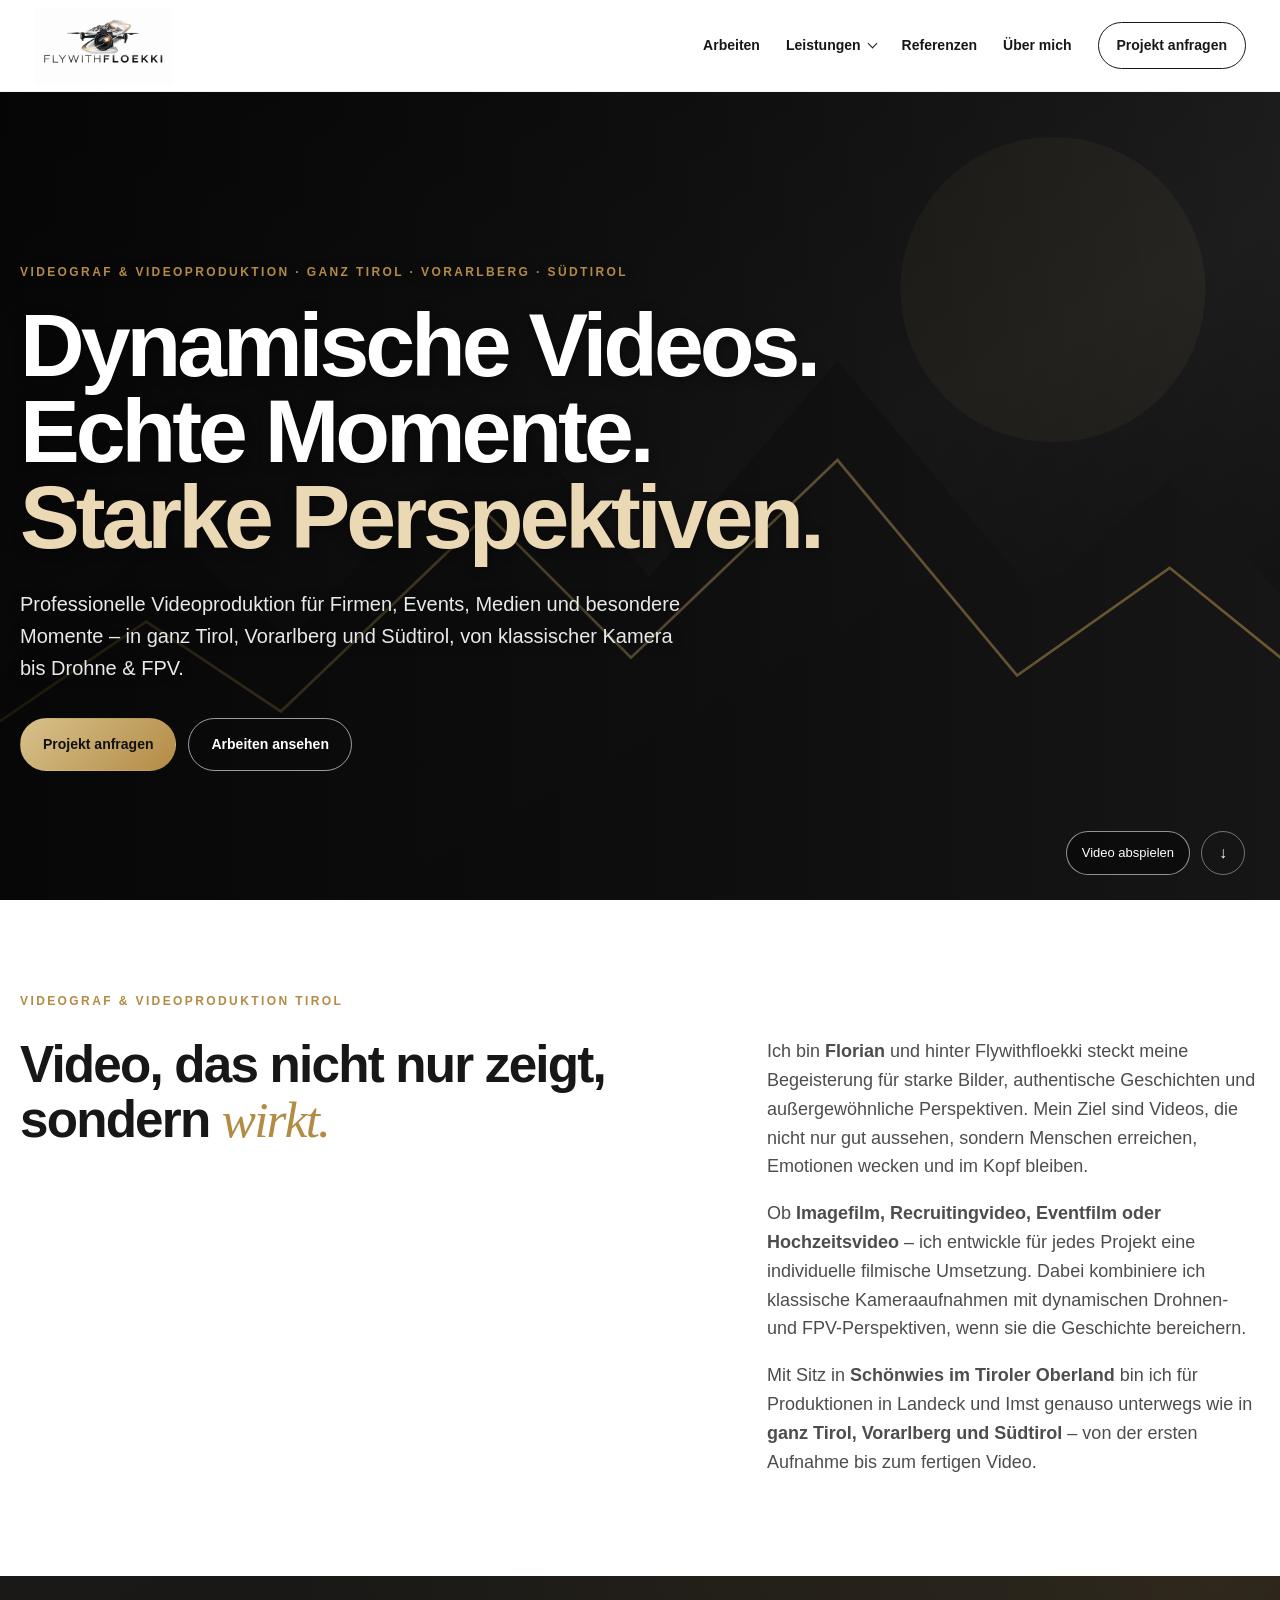
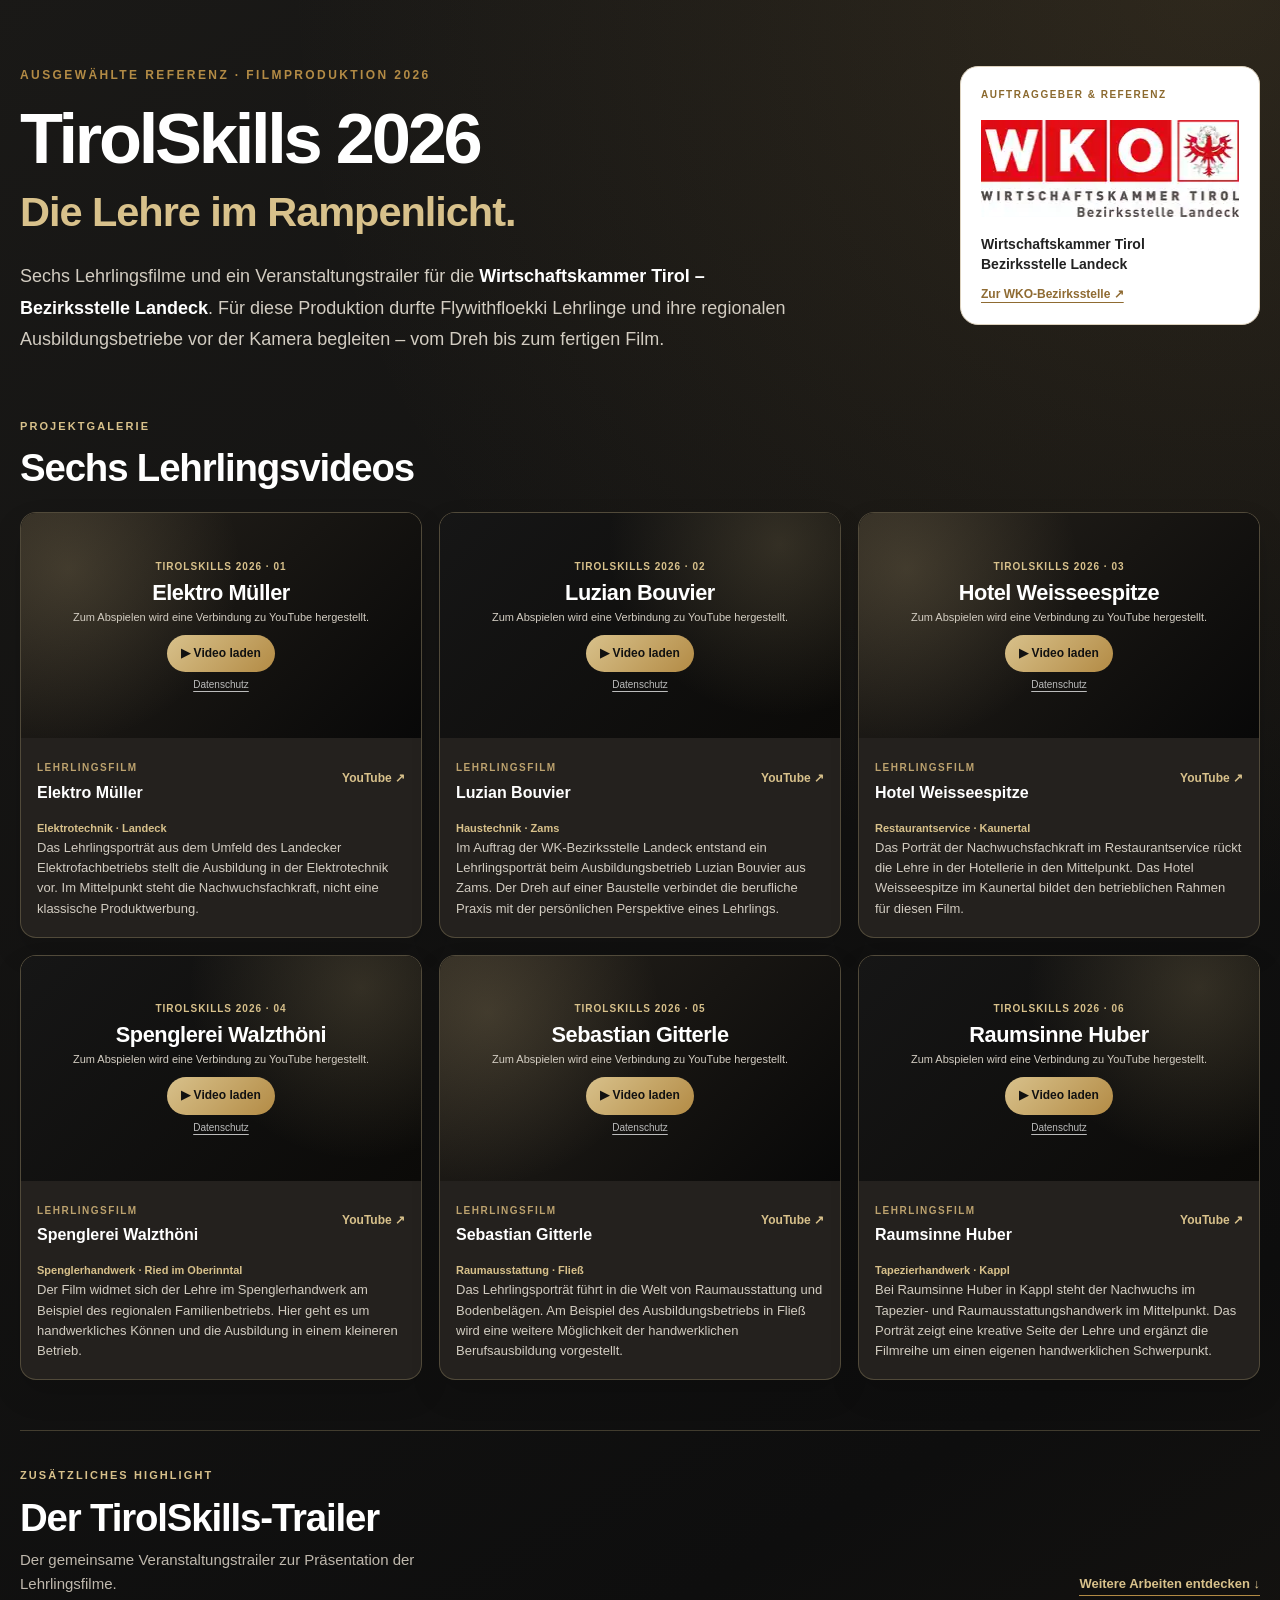
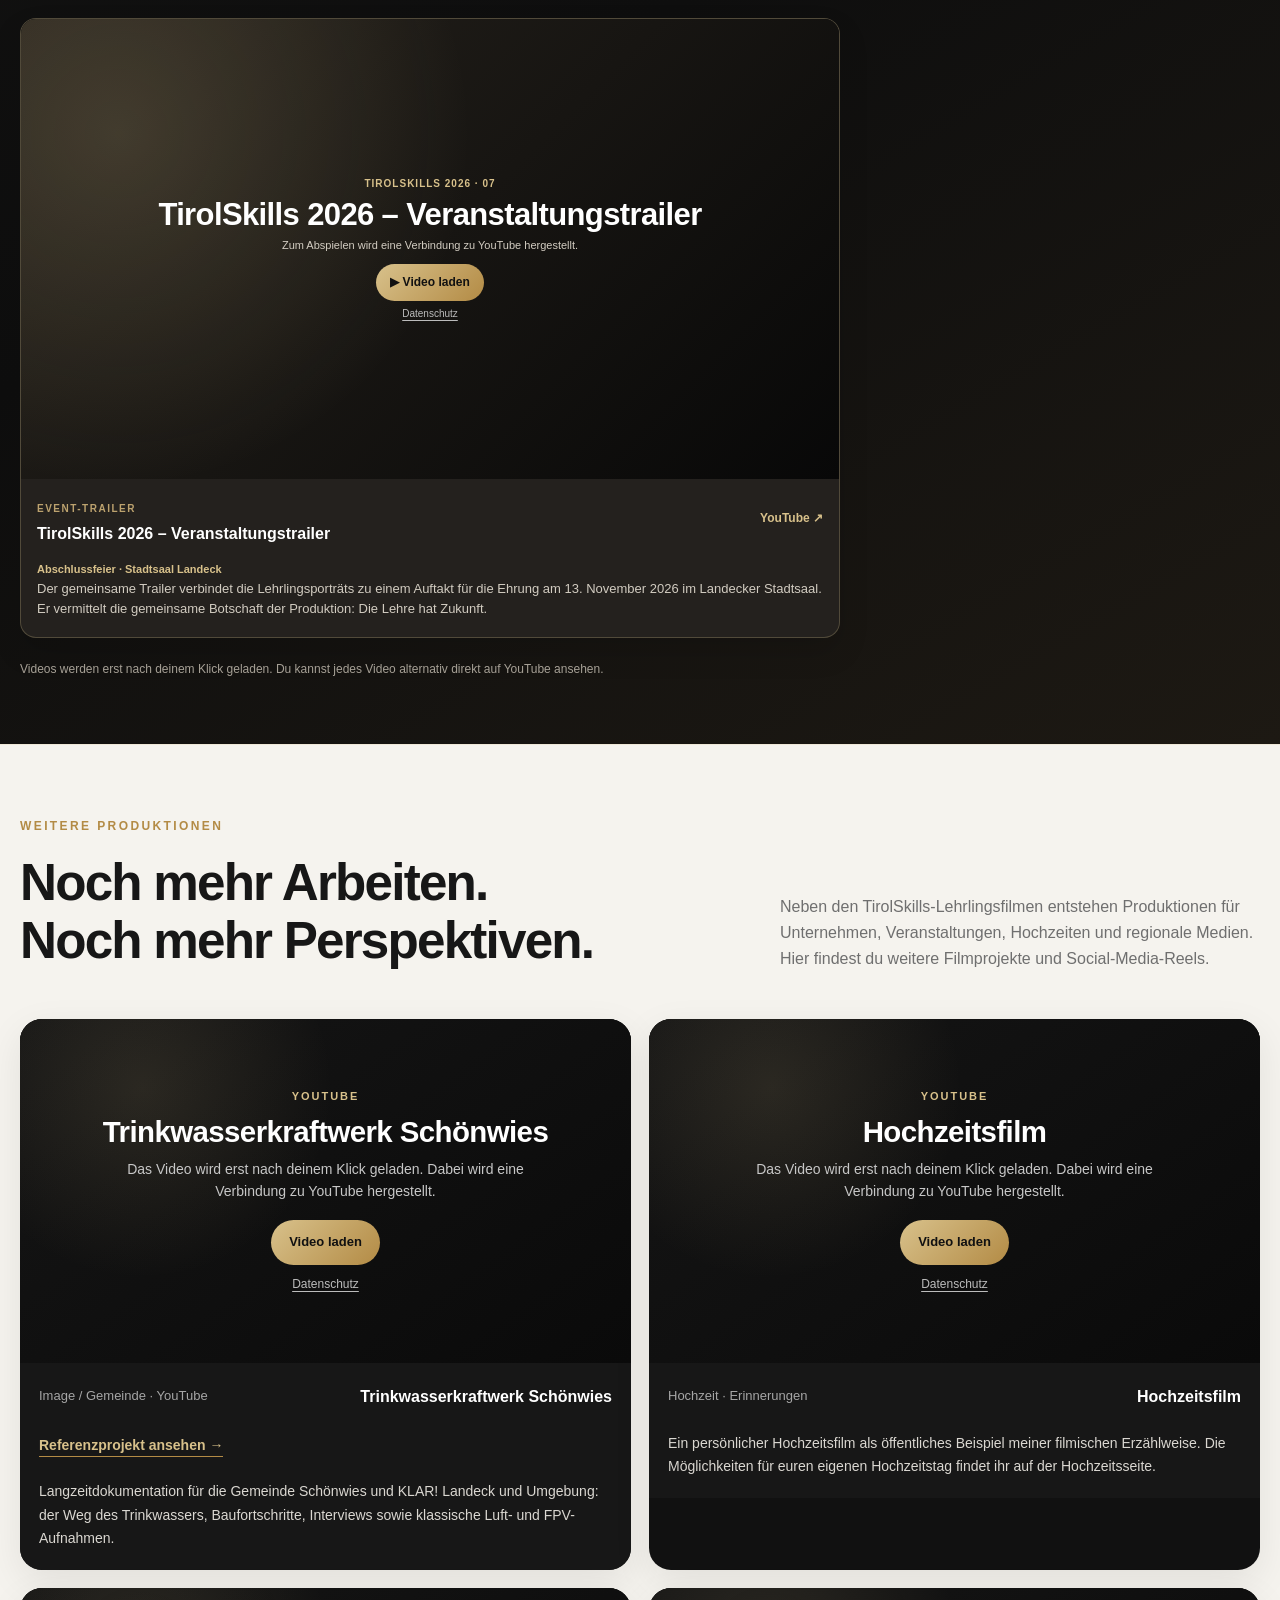
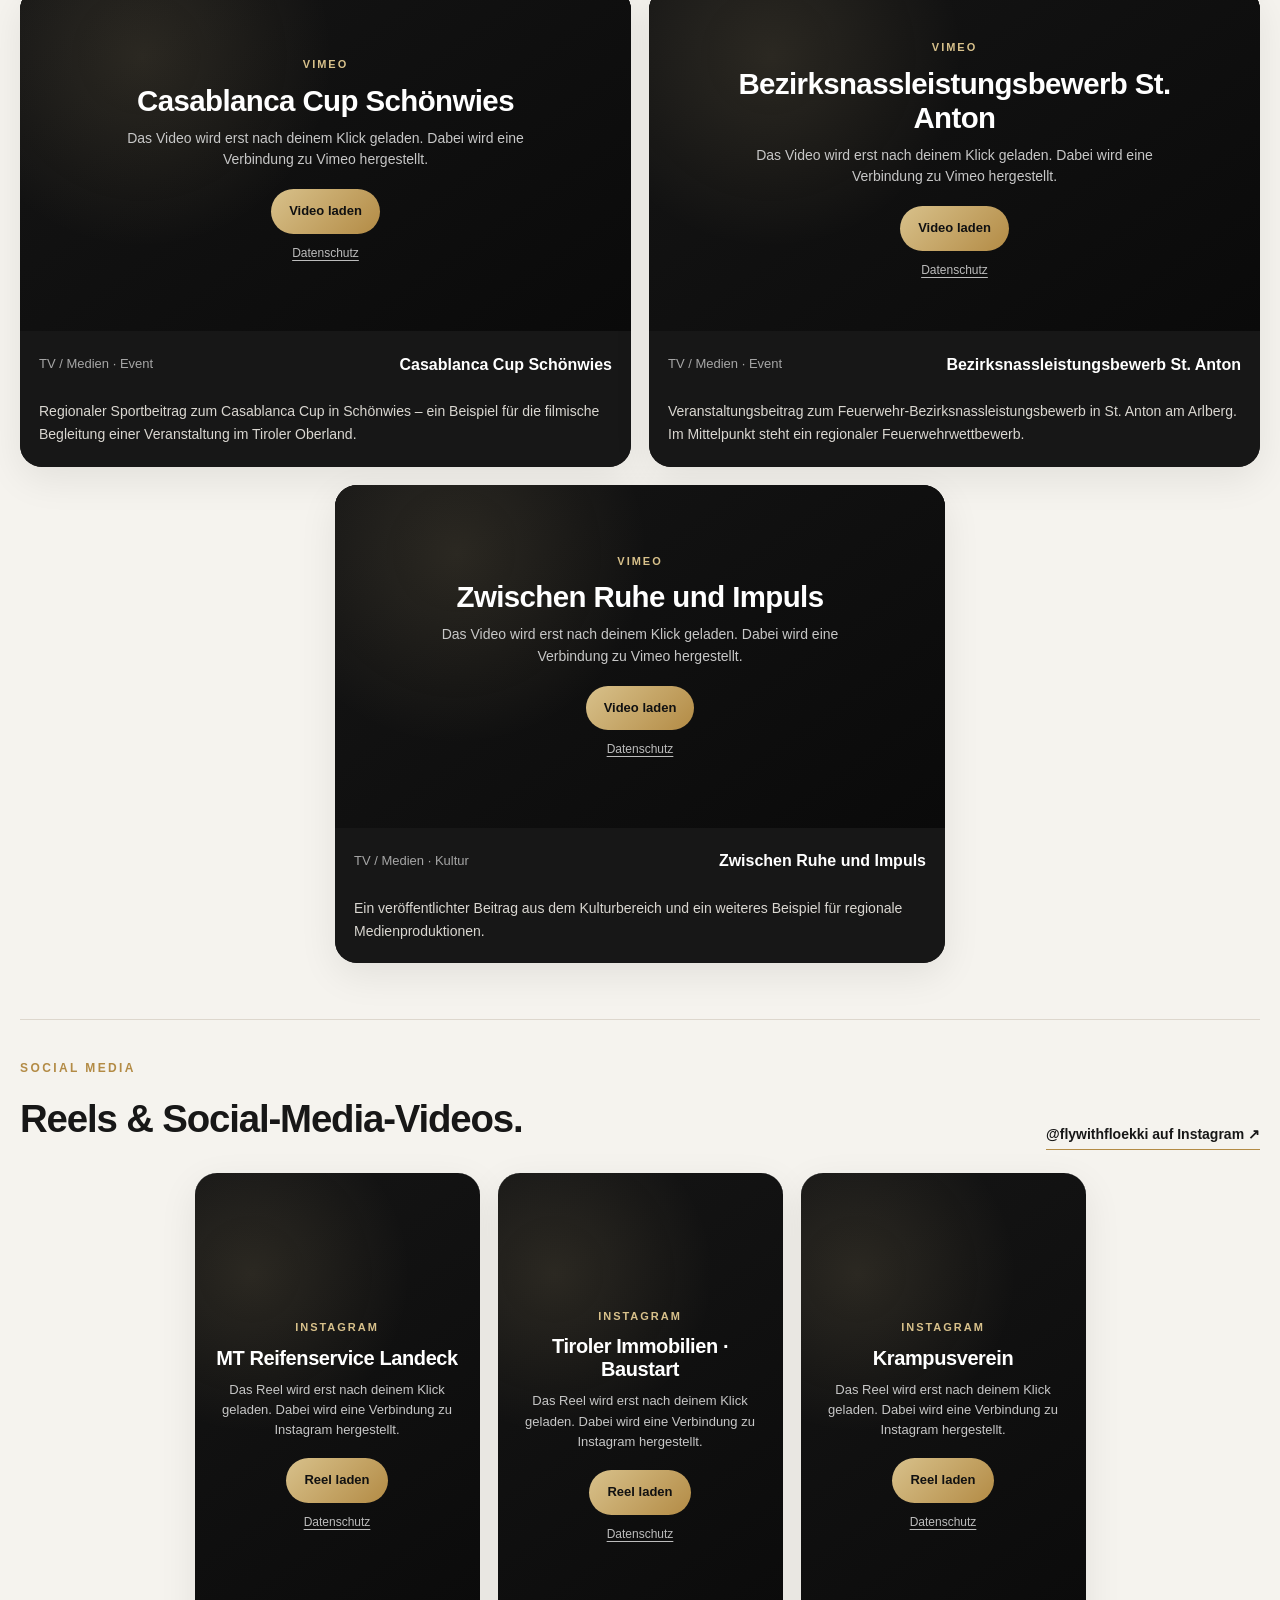
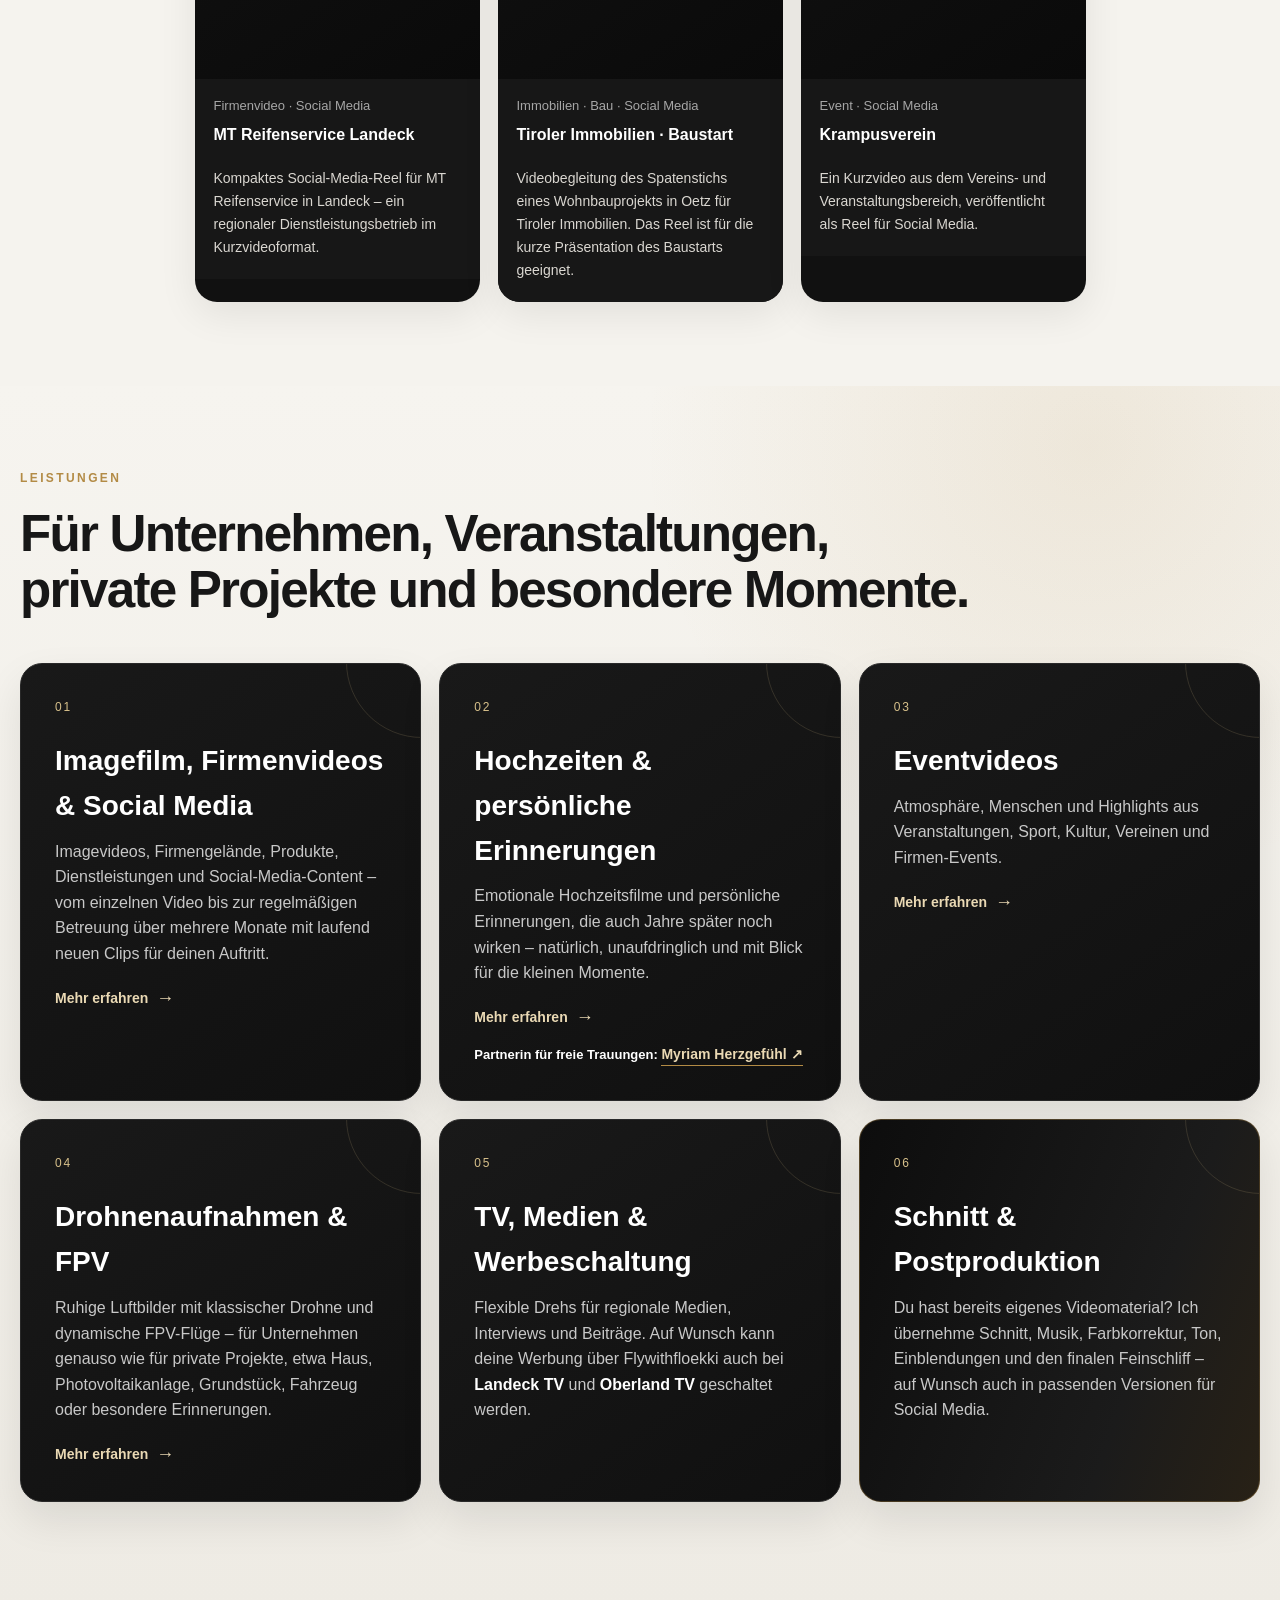
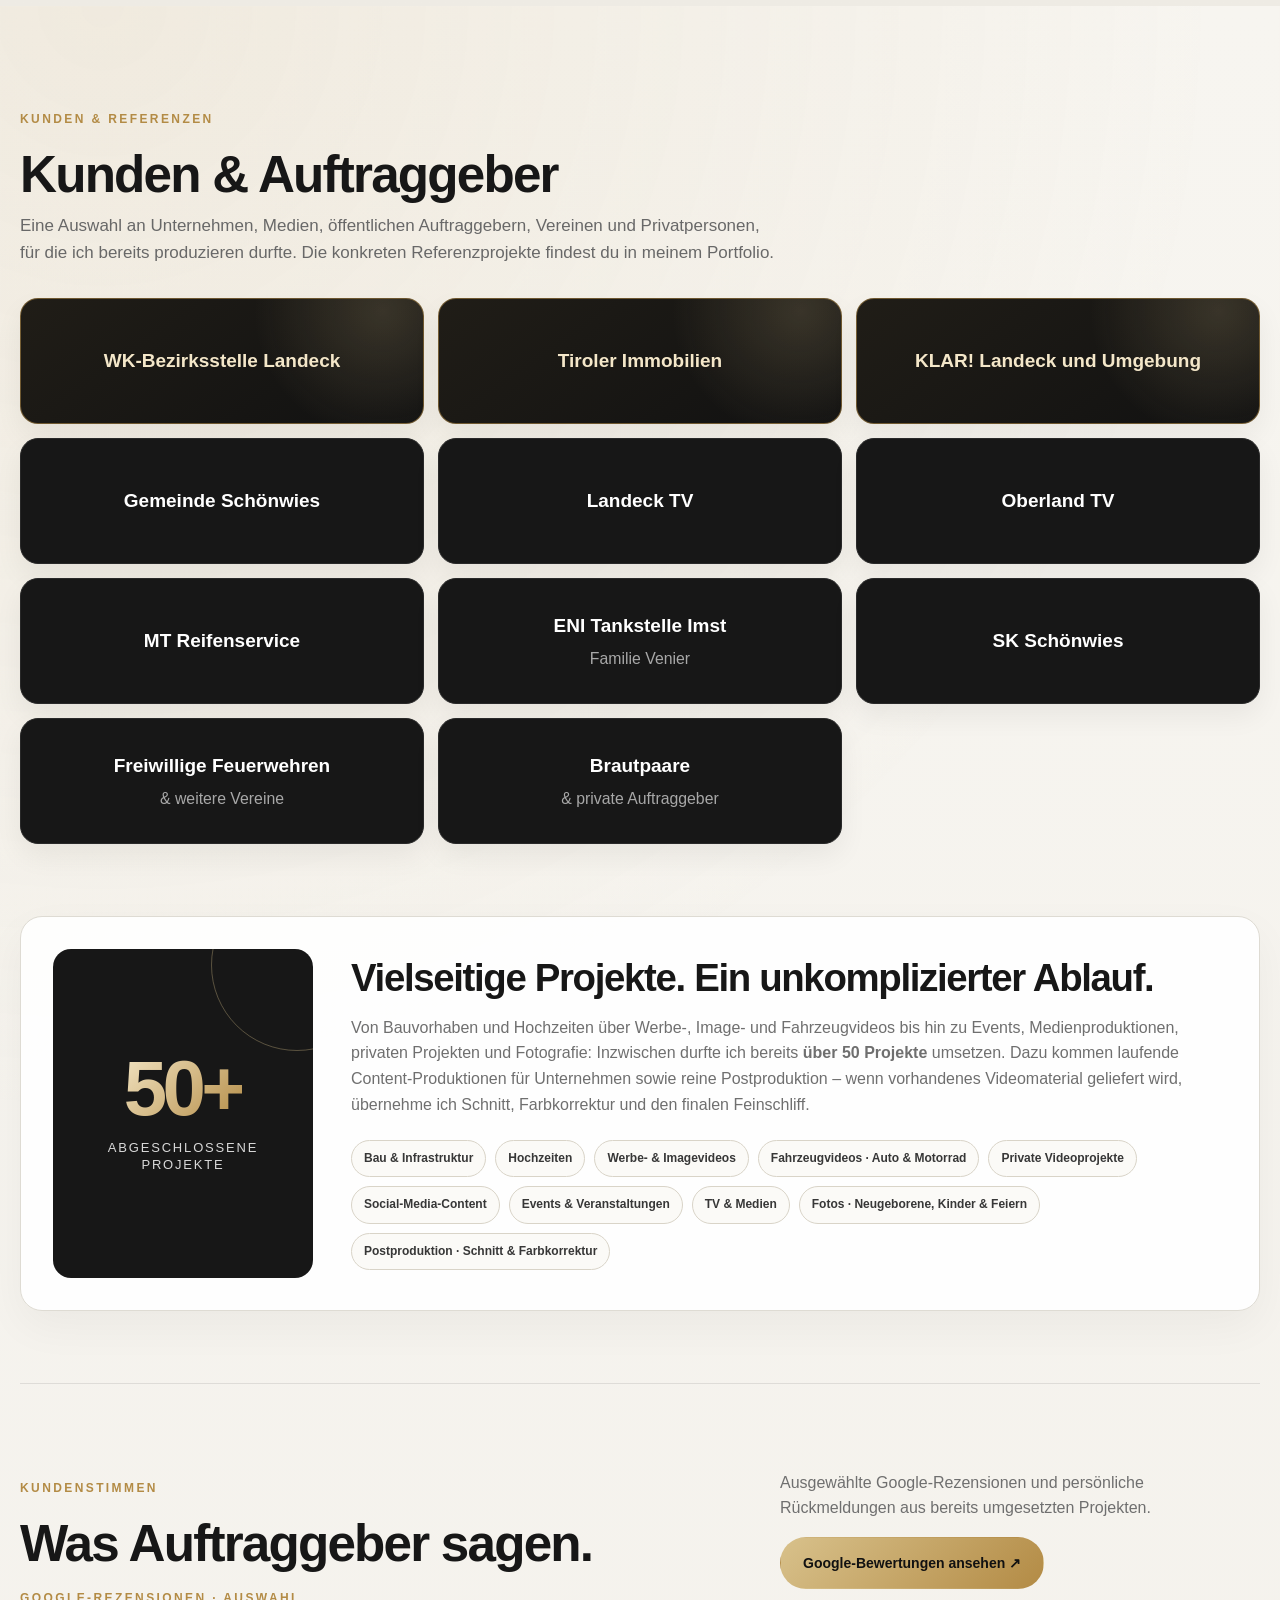
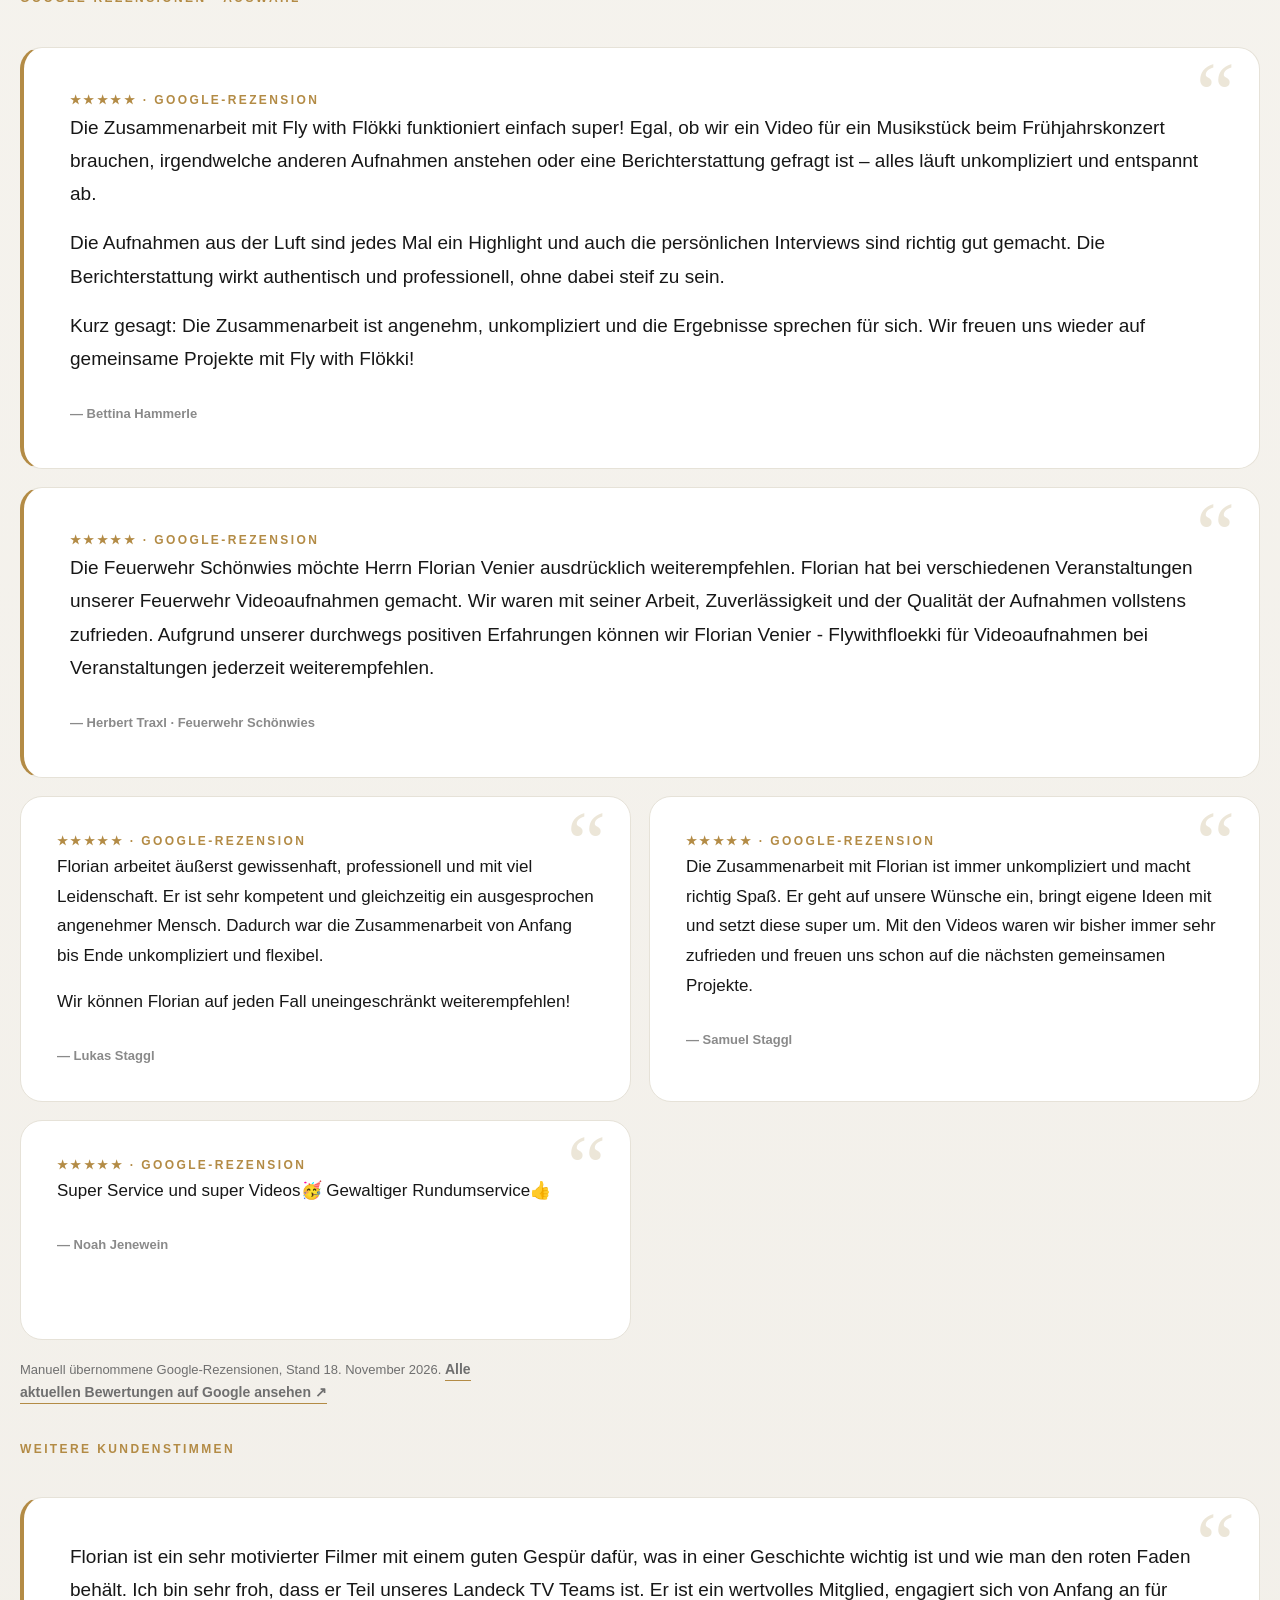
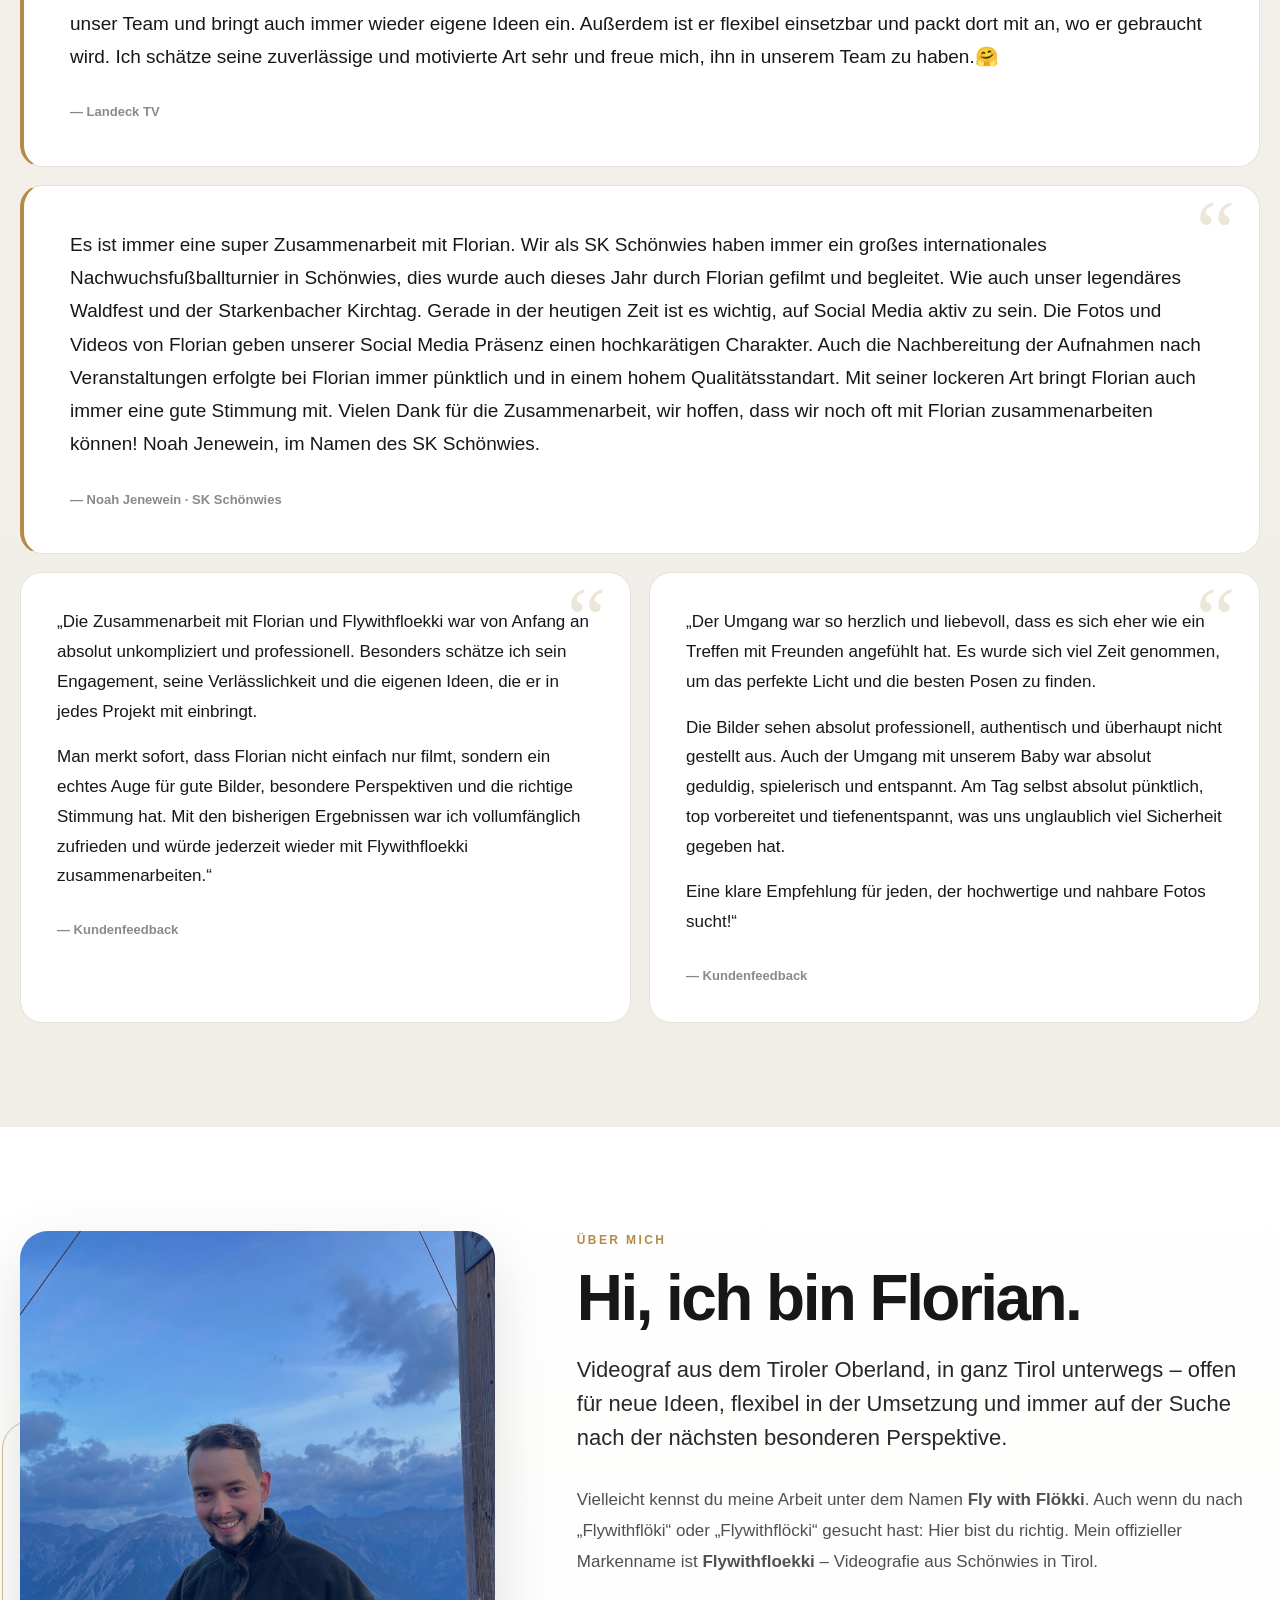
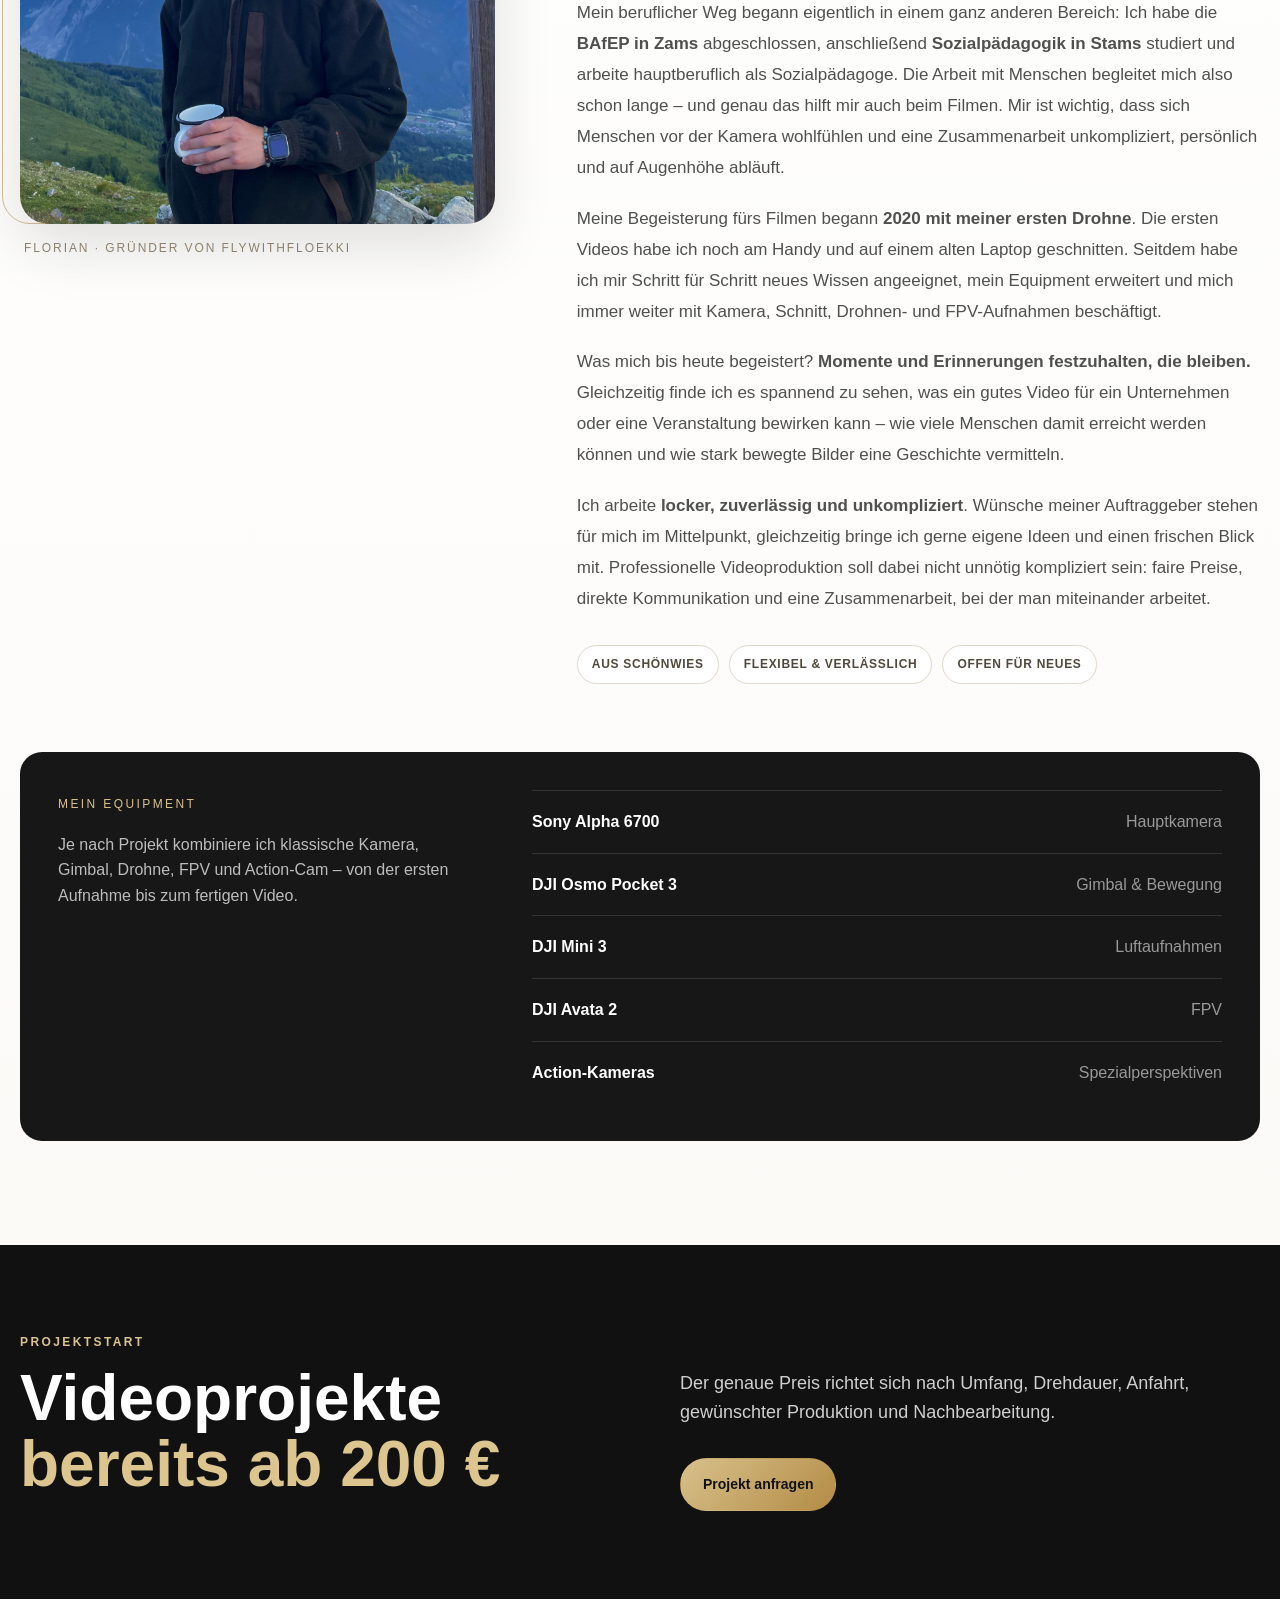
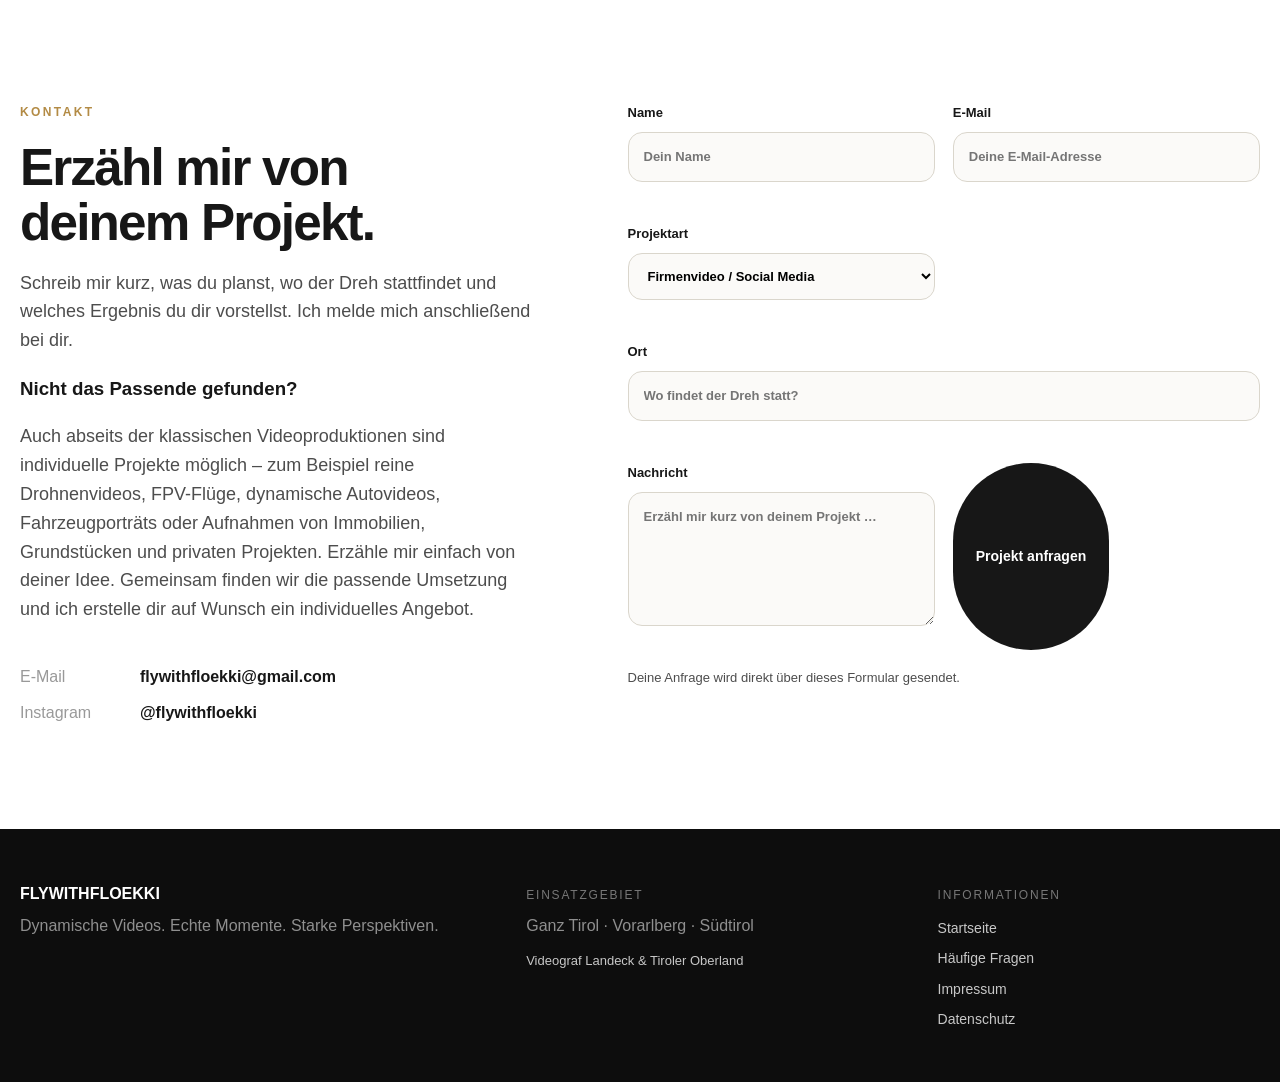
<file: index.html>
<!doctype html>
<html lang="de">
<head>
  <meta charset="utf-8">
  <meta name="viewport" content="width=device-width, initial-scale=1">
  <link rel="icon" type="image/png" href="/assets/logo.png">
  <meta name="description" content="Flywithfloekki (Fly with Flökki) – Videograf aus Schönwies in Tirol für Firmenvideos, Events, Social Media sowie Drohnen- und FPV-Aufnahmen.">
  <title>Flywithfloekki | Videograf Tirol – Videos, Drohne & FPV</title>
  <link rel="canonical" href="https://flywithfloekki.at/">
  <meta property="og:title" content="Flywithfloekki | Videograf & Videoproduktion Tirol">
  <meta property="og:site_name" content="Flywithfloekki">
  <meta property="og:description" content="Videoproduktion für Firmen, Events, Hochzeiten sowie Drohnen- und FPV-Aufnahmen in ganz Tirol, Vorarlberg und Südtirol.">
  <meta property="og:type" content="website">
  <meta property="og:url" content="https://flywithfloekki.at/">
  <meta property="og:image" content="https://flywithfloekki.at/assets/logo.png">
  <link rel="stylesheet" href="styles.css?v=20261125-navigation">
  <script type="application/ld+json">
  {
    "@context": "https://schema.org",
    "@type": "ProfessionalService",
    "name": "Flywithfloekki",
    "alternateName": ["Fly with Flökki", "Flywithflökki"],
    "url": "https://flywithfloekki.at/",
    "logo": "https://flywithfloekki.at/assets/logo.png",
    "image": "https://flywithfloekki.at/assets/florian.jpg",
    "email": "flywithfloekki@gmail.com",
    "description": "Videoproduktion für Firmen, Events, Medien und Hochzeiten sowie Drohnen- und FPV-Aufnahmen in Tirol, Vorarlberg und Südtirol.",
    "address": {
      "@type": "PostalAddress",
      "addressLocality": "Schönwies",
      "addressRegion": "Tirol",
      "addressCountry": "AT"
    },
    "areaServed": [
      "Tirol",
      "Tiroler Oberland",
      "Landeck",
      "Imst",
      "Vorarlberg",
      "Südtirol"
    ],
    "sameAs": [
      "https://www.instagram.com/flywithfloekki/"
    ]
  }
  </script>
  <script type="application/ld+json">
  {
    "@context": "https://schema.org",
    "@type": "WebSite",
    "name": "Flywithfloekki",
    "alternateName": ["Fly with Flökki", "Flywithflökki", "flywithfloekki.at"],
    "url": "https://flywithfloekki.at/"
  }
  </script>
  <style>
    /* Homepage only: self-hosted hero showreel. */
    .hero .hero-video{position:absolute;inset:0;display:block;width:100%;height:100%;object-fit:cover;object-position:center;pointer-events:none;opacity:0}
    .hero .hero-video.has-frame{opacity:1}
    .hero .hero-overlay{background:linear-gradient(90deg,rgba(0,0,0,.74) 0%,rgba(0,0,0,.48) 52%,rgba(0,0,0,.16) 100%);pointer-events:none}
    .hero .hero-content{text-shadow:0 2px 12px rgba(0,0,0,.4)}
    .hero .hero-actions{text-shadow:none}
    .hero .hero-video-toggle{position:absolute;right:90px;bottom:25px;z-index:3;min-height:44px;padding:0 15px;border:1px solid rgba(255,255,255,.55);border-radius:999px;color:#fff;background:rgba(0,0,0,.4);font:inherit;font-size:13px;cursor:pointer}
    .hero .hero-video-toggle:focus-visible{outline:2px solid #fff;outline-offset:3px}
    .hero .hero-video-toggle[hidden]{display:none}
    @media(max-width:900px){.hero .hero-overlay{background:rgba(0,0,0,.58)}}
    @media(max-width:600px){.hero .hero-video-toggle{right:70px;bottom:16px}.hero .scroll-hint{right:16px;bottom:16px}.hero .hero-content{padding-bottom:55px}}
  </style>
</head>
<body>
  <header class="site-header">
    <a class="brand" href="#top" aria-label="Flywithfloekki Startseite">
      <img src="assets/logo.png" alt="Flywithfloekki Logo – Videograf und Videoproduktion in Tirol">
    </a>
    <button class="nav-toggle" aria-label="Menü öffnen" aria-expanded="false">☰</button>
    <nav class="nav" aria-label="Hauptnavigation">
      <a href="/#wko-tirolskills">Arbeiten</a>
      <details class="nav-services">
        <summary>Leistungen <span aria-hidden="true" class="nav-caret"></span></summary>
        <div class="nav-service-links">
          <a href="/#leistungen">Alle Leistungen im Überblick</a>
          <a href="/firmenvideo-social-media-tirol.html">Imagefilm &amp; Firmenvideos</a>
          <a href="/hochzeitsvideograf-tirol.html">Hochzeitsvideos</a>
          <a href="/eventvideo-tirol.html">Eventvideos</a>
          <a href="/drohnenaufnahmen-fpv-tirol.html">Drohnenaufnahmen &amp; FPV</a>
          <a href="/#individuelle-projekte">Individuelle Projekte anfragen</a>
        </div>
      </details>
      <a href="/#referenzen">Referenzen</a>
      <a href="/#ueber-mich">Über mich</a>
      <a href="/#kontakt" class="nav-cta">Projekt anfragen</a>
    </nav>
  </header>

  <main id="top">
    <section class="hero" aria-label="Flywithfloekki Videograf und Videoproduktion Tirol">
      <div class="hero-media hero-fallback" aria-hidden="true"></div>
      <video id="hero-background-video" class="hero-video" muted loop playsinline preload="none" aria-hidden="true" tabindex="-1" data-src="assets/hero-background-complete%20(1).mp4"></video>
      <div class="hero-overlay"></div>
      <div class="hero-content container">
        <p class="eyebrow">Videograf & Videoproduktion · ganz Tirol · Vorarlberg · Südtirol</p>
        <h1>Dynamische Videos.<br>Echte Momente.<br><span>Starke Perspektiven.</span></h1>
        <p class="hero-copy">Professionelle Videoproduktion für Firmen, Events, Medien und besondere Momente – in ganz Tirol, Vorarlberg und Südtirol, von klassischer Kamera bis Drohne & FPV.</p>
        <div class="hero-actions">
          <a class="button button-gold" href="#kontakt">Projekt anfragen</a>
          <a class="button button-ghost" href="#wko-tirolskills">Arbeiten ansehen</a>
        </div>
      </div>
      <button id="hero-video-toggle" class="hero-video-toggle" type="button" hidden>Video abspielen</button>
      <a class="scroll-hint" href="#intro" aria-label="Zur Vorstellung scrollen">↓</a>
    </section>


    <section id="intro" class="intro section container">
      <div class="section-label">Videograf & Videoproduktion Tirol</div>
      <div class="intro-grid">
        <h2>Video, das nicht nur zeigt,<br>sondern <em>wirkt.</em></h2>
        <div>
          <p>Ich bin <strong>Florian</strong> und hinter Flywithfloekki steckt meine Begeisterung für starke Bilder, authentische Geschichten und außergewöhnliche Perspektiven. Mein Ziel sind Videos, die nicht nur gut aussehen, sondern Menschen erreichen, Emotionen wecken und im Kopf bleiben.</p>
          <p>Ob <strong>Imagefilm, Recruitingvideo, Eventfilm oder Hochzeitsvideo</strong> – ich entwickle für jedes Projekt eine individuelle filmische Umsetzung. Dabei kombiniere ich klassische Kameraaufnahmen mit dynamischen Drohnen- und FPV-Perspektiven, wenn sie die Geschichte bereichern.</p>
          <p>Mit Sitz in <strong>Schönwies im Tiroler Oberland</strong> bin ich für Produktionen in Landeck und Imst genauso unterwegs wie in <strong>ganz Tirol, Vorarlberg und Südtirol</strong> – von der ersten Aufnahme bis zum fertigen Video.</p>
          
          
        </div>
      </div>
    </section>

    <!-- WKO Tirol, Bezirksstelle Landeck: Auftraggeber-Referenz mit Logo & Website gemäß Freigabe -->
    <section id="wko-tirolskills" class="section wko-showcase" aria-labelledby="wko-heading">
      <div class="container">
        <div class="wko-intro">
          <div class="wko-intro-text">
            <div class="section-label">Ausgewählte Referenz · Filmproduktion 2026</div>
            <h2 id="wko-heading">TirolSkills 2026 <span>Die Lehre im Rampenlicht.</span></h2>
            <p>Sechs Lehrlingsfilme und ein Veranstaltungstrailer für die <strong>Wirtschaftskammer Tirol – Bezirksstelle Landeck</strong>. Für diese Produktion durfte Flywithfloekki Lehrlinge und ihre regionalen Ausbildungsbetriebe vor der Kamera begleiten – vom Dreh bis zum fertigen Film.</p>
          </div>
          <a class="wko-client" href="https://www.wko.at/tirol/bezirksstellen/bezirksstelle-landeck" target="_blank" rel="noopener noreferrer" aria-label="Wirtschaftskammer Tirol Bezirksstelle Landeck – offizielle Website">
            <span class="wko-client-kicker">AUFTRAGGEBER &amp; REFERENZ</span>
            <span class="wko-logo"><img src="assets/wko-bezirksstelle-landeck.webp" width="260" height="97" alt="Wirtschaftskammer Tirol, Bezirksstelle Landeck – offizielles Logo" loading="lazy"></span>
            <strong>Wirtschaftskammer Tirol<br>Bezirksstelle Landeck</strong>
            <span class="wko-client-link">Zur WKO-Bezirksstelle ↗</span>
          </a>
        </div>
        <div class="wko-heading-row">
          <div><span class="wko-eyebrow">PROJEKTGALERIE</span><h3>Sechs Lehrlingsvideos</h3></div>
        </div>
        <div class="wko-video-grid">
          <article class="wko-video-card">
<div class="video-frame">
<div class="media-consent" data-provider="youtube" data-src="https://www.youtube-nocookie.com/embed/aXj8goLixJE?rel=0" data-title="Elektro Müller – TirolSkills 2026">
<div class="media-consent-content">
<span class="media-consent-kicker">TIROLSKILLS 2026 · 01</span>
<strong>Elektro Müller</strong>
<p>Zum Abspielen wird eine Verbindung zu YouTube hergestellt.</p>
<button type="button" class="media-load-button">▶ Video laden</button>
<a class="media-consent-link" href="datenschutz.html#externe-medien">Datenschutz</a>
</div></div></div>
<div class="wko-video-caption"><div><span>Lehrlingsfilm</span><h4>Elektro Müller</h4></div><a href="https://youtu.be/aXj8goLixJE" target="_blank" rel="noopener noreferrer" aria-label="Elektro Müller auf YouTube öffnen">YouTube ↗</a></div>
<p class="wko-project-description"><strong>Elektrotechnik · Landeck</strong><br>Das Lehrlingsporträt aus dem Umfeld des Landecker Elektrofachbetriebs stellt die Ausbildung in der Elektrotechnik vor. Im Mittelpunkt steht die Nachwuchsfachkraft, nicht eine klassische Produktwerbung.</p>
</article>
<article class="wko-video-card">
<div class="video-frame">
<div class="media-consent" data-provider="youtube" data-src="https://www.youtube-nocookie.com/embed/aTKbrZQgtMg?rel=0" data-title="Luzian Bouvier – TirolSkills 2026">
<div class="media-consent-content">
<span class="media-consent-kicker">TIROLSKILLS 2026 · 02</span>
<strong>Luzian Bouvier</strong>
<p>Zum Abspielen wird eine Verbindung zu YouTube hergestellt.</p>
<button type="button" class="media-load-button">▶ Video laden</button>
<a class="media-consent-link" href="datenschutz.html#externe-medien">Datenschutz</a>
</div></div></div>
<div class="wko-video-caption"><div><span>Lehrlingsfilm</span><h4>Luzian Bouvier</h4></div><a href="https://youtu.be/aTKbrZQgtMg" target="_blank" rel="noopener noreferrer" aria-label="Luzian Bouvier auf YouTube öffnen">YouTube ↗</a></div>
<p class="wko-project-description"><strong>Haustechnik · Zams</strong><br>Im Auftrag der WK-Bezirksstelle Landeck entstand ein Lehrlingsporträt beim Ausbildungsbetrieb Luzian Bouvier aus Zams. Der Dreh auf einer Baustelle verbindet die berufliche Praxis mit der persönlichen Perspektive eines Lehrlings.</p>
</article>
<article class="wko-video-card">
<div class="video-frame">
<div class="media-consent" data-provider="youtube" data-src="https://www.youtube-nocookie.com/embed/mizfNRloHAQ?rel=0" data-title="Hotel Weisseespitze – TirolSkills 2026">
<div class="media-consent-content">
<span class="media-consent-kicker">TIROLSKILLS 2026 · 03</span>
<strong>Hotel Weisseespitze</strong>
<p>Zum Abspielen wird eine Verbindung zu YouTube hergestellt.</p>
<button type="button" class="media-load-button">▶ Video laden</button>
<a class="media-consent-link" href="datenschutz.html#externe-medien">Datenschutz</a>
</div></div></div>
<div class="wko-video-caption"><div><span>Lehrlingsfilm</span><h4>Hotel Weisseespitze</h4></div><a href="https://youtu.be/mizfNRloHAQ" target="_blank" rel="noopener noreferrer" aria-label="Hotel Weisseespitze auf YouTube öffnen">YouTube ↗</a></div>
<p class="wko-project-description"><strong>Restaurantservice · Kaunertal</strong><br>Das Porträt der Nachwuchsfachkraft im Restaurantservice rückt die Lehre in der Hotellerie in den Mittelpunkt. Das Hotel Weisseespitze im Kaunertal bildet den betrieblichen Rahmen für diesen Film.</p>
</article>
<article class="wko-video-card">
<div class="video-frame">
<div class="media-consent" data-provider="youtube" data-src="https://www.youtube-nocookie.com/embed/I1g9T9TOQAs?rel=0" data-title="Spenglerei Walzthöni – TirolSkills 2026">
<div class="media-consent-content">
<span class="media-consent-kicker">TIROLSKILLS 2026 · 04</span>
<strong>Spenglerei Walzthöni</strong>
<p>Zum Abspielen wird eine Verbindung zu YouTube hergestellt.</p>
<button type="button" class="media-load-button">▶ Video laden</button>
<a class="media-consent-link" href="datenschutz.html#externe-medien">Datenschutz</a>
</div></div></div>
<div class="wko-video-caption"><div><span>Lehrlingsfilm</span><h4>Spenglerei Walzthöni</h4></div><a href="https://youtu.be/I1g9T9TOQAs" target="_blank" rel="noopener noreferrer" aria-label="Spenglerei Walzthöni auf YouTube öffnen">YouTube ↗</a></div>
<p class="wko-project-description"><strong>Spenglerhandwerk · Ried im Oberinntal</strong><br>Der Film widmet sich der Lehre im Spenglerhandwerk am Beispiel des regionalen Familienbetriebs. Hier geht es um handwerkliches Können und die Ausbildung in einem kleineren Betrieb.</p>
</article>
<article class="wko-video-card">
<div class="video-frame">
<div class="media-consent" data-provider="youtube" data-src="https://www.youtube-nocookie.com/embed/oQ7_5jg57hc?rel=0" data-title="Sebastian Gitterle – TirolSkills 2026">
<div class="media-consent-content">
<span class="media-consent-kicker">TIROLSKILLS 2026 · 05</span>
<strong>Sebastian Gitterle</strong>
<p>Zum Abspielen wird eine Verbindung zu YouTube hergestellt.</p>
<button type="button" class="media-load-button">▶ Video laden</button>
<a class="media-consent-link" href="datenschutz.html#externe-medien">Datenschutz</a>
</div></div></div>
<div class="wko-video-caption"><div><span>Lehrlingsfilm</span><h4>Sebastian Gitterle</h4></div><a href="https://youtu.be/oQ7_5jg57hc" target="_blank" rel="noopener noreferrer" aria-label="Sebastian Gitterle auf YouTube öffnen">YouTube ↗</a></div>
<p class="wko-project-description"><strong>Raumausstattung · Fließ</strong><br>Das Lehrlingsporträt führt in die Welt von Raumausstattung und Bodenbelägen. Am Beispiel des Ausbildungsbetriebs in Fließ wird eine weitere Möglichkeit der handwerklichen Berufsausbildung vorgestellt.</p>
</article>
<article class="wko-video-card">
<div class="video-frame">
<div class="media-consent" data-provider="youtube" data-src="https://www.youtube-nocookie.com/embed/xw4JYecNkuc?rel=0" data-title="Raumsinne Huber – TirolSkills 2026">
<div class="media-consent-content">
<span class="media-consent-kicker">TIROLSKILLS 2026 · 06</span>
<strong>Raumsinne Huber</strong>
<p>Zum Abspielen wird eine Verbindung zu YouTube hergestellt.</p>
<button type="button" class="media-load-button">▶ Video laden</button>
<a class="media-consent-link" href="datenschutz.html#externe-medien">Datenschutz</a>
</div></div></div>
<div class="wko-video-caption"><div><span>Lehrlingsfilm</span><h4>Raumsinne Huber</h4></div><a href="https://youtu.be/xw4JYecNkuc" target="_blank" rel="noopener noreferrer" aria-label="Raumsinne Huber auf YouTube öffnen">YouTube ↗</a></div>
<p class="wko-project-description"><strong>Tapezierhandwerk · Kappl</strong><br>Bei Raumsinne Huber in Kappl steht der Nachwuchs im Tapezier- und Raumausstattungshandwerk im Mittelpunkt. Das Porträt zeigt eine kreative Seite der Lehre und ergänzt die Filmreihe um einen eigenen handwerklichen Schwerpunkt.</p>
</article>
        </div>
        <div class="wko-trailer-heading">
          <div><span class="wko-eyebrow">ZUSÄTZLICHES HIGHLIGHT</span><h3>Der TirolSkills-Trailer</h3>
          <p>Der gemeinsame Veranstaltungstrailer zur Präsentation der Lehrlingsfilme.</p></div>
          <a href="#portfolio" class="wko-more">Weitere Arbeiten entdecken ↓</a>
        </div>
        <div class="wko-trailer"><article class="wko-video-card">
<div class="video-frame">
<div class="media-consent" data-provider="youtube" data-src="https://www.youtube-nocookie.com/embed/Wkt-ZFGYxE0?rel=0" data-title="TirolSkills 2026 – Veranstaltungstrailer – TirolSkills 2026">
<div class="media-consent-content">
<span class="media-consent-kicker">TIROLSKILLS 2026 · 07</span>
<strong>TirolSkills 2026 – Veranstaltungstrailer</strong>
<p>Zum Abspielen wird eine Verbindung zu YouTube hergestellt.</p>
<button type="button" class="media-load-button">▶ Video laden</button>
<a class="media-consent-link" href="datenschutz.html#externe-medien">Datenschutz</a>
</div></div></div>
<div class="wko-video-caption"><div><span>Event-Trailer</span><h4>TirolSkills 2026 – Veranstaltungstrailer</h4></div><a href="https://youtu.be/Wkt-ZFGYxE0" target="_blank" rel="noopener noreferrer" aria-label="TirolSkills 2026 – Veranstaltungstrailer auf YouTube öffnen">YouTube ↗</a></div>
<p class="wko-project-description"><strong>Abschlussfeier · Stadtsaal Landeck</strong><br>Der gemeinsame Trailer verbindet die Lehrlingsporträts zu einem Auftakt für die Ehrung am 13. November 2026 im Landecker Stadtsaal. Er vermittelt die gemeinsame Botschaft der Produktion: Die Lehre hat Zukunft.</p>
</article></div>
        <p class="wko-privacy-note">Videos werden erst nach deinem Klick geladen. Du kannst jedes Video alternativ direkt auf YouTube ansehen.</p>
      </div>
    </section>

    <section id="portfolio" class="section portfolio-section">
      <div class="container">
        <div class="section-heading split">
          <div>
            <div class="section-label">Weitere Produktionen</div>
            <h2>Noch mehr Arbeiten.<br>Noch mehr Perspektiven.</h2>
          </div>
          <p class="muted">Neben den TirolSkills-Lehrlingsfilmen entstehen Produktionen für Unternehmen, Veranstaltungen, Hochzeiten und regionale Medien. Hier findest du weitere Filmprojekte und Social-Media-Reels.</p>
        </div>

        <div class="portfolio-grid">
          <article id="referenz-trinkwasser" class="portfolio-card featured-video">
            <div class="video-frame">
              <div class="media-consent" data-provider="youtube" data-src="https://www.youtube-nocookie.com/embed/HRHz7TYIEWQ?rel=0" data-title="Trinkwasserkraftwerk Schönwies">
                <div class="media-consent-content">
                  <span class="media-consent-kicker">YouTube</span>
                  <strong>Trinkwasserkraftwerk Schönwies</strong>
                  <p>Das Video wird erst nach deinem Klick geladen. Dabei wird eine Verbindung zu YouTube hergestellt.</p>
                  <button type="button" class="media-load-button">Video laden</button>
                  <a class="media-consent-link" href="datenschutz.html#externe-medien">Datenschutz</a>
                </div>
              </div>
            </div>
            <div class="portfolio-meta"><span>Image / Gemeinde · YouTube</span><strong>Trinkwasserkraftwerk Schönwies</strong></div>
            <p><a class="text-link" href="trinkwasserkraftwerk-schoenwies-videoproduktion.html">Referenzprojekt ansehen →</a></p>
          <p class="project-video-description">Langzeitdokumentation für die Gemeinde Schönwies und KLAR! Landeck und Umgebung: der Weg des Trinkwassers, Baufortschritte, Interviews sowie klassische Luft- und FPV-Aufnahmen.</p>
          </article>

          <article id="referenz-hochzeit" class="portfolio-card featured-video">
            <div class="video-frame">
              <div class="media-consent" data-provider="youtube" data-src="https://www.youtube-nocookie.com/embed/5ERo5We5NFM?rel=0" data-title="Hochzeitsfilm">
                <div class="media-consent-content">
                  <span class="media-consent-kicker">YouTube</span>
                  <strong>Hochzeitsfilm</strong>
                  <p>Das Video wird erst nach deinem Klick geladen. Dabei wird eine Verbindung zu YouTube hergestellt.</p>
                  <button type="button" class="media-load-button">Video laden</button>
                  <a class="media-consent-link" href="datenschutz.html#externe-medien">Datenschutz</a>
                </div>
              </div>
            </div>
            <div class="portfolio-meta"><span>Hochzeit · Erinnerungen</span><strong>Hochzeitsfilm</strong></div>
          <p class="project-video-description">Ein persönlicher Hochzeitsfilm als öffentliches Beispiel meiner filmischen Erzählweise. Die Möglichkeiten für euren eigenen Hochzeitstag findet ihr auf der Hochzeitsseite.</p>
          </article>

          <article id="referenz-casablanca" class="portfolio-card">
            <div class="video-frame">
              <div class="media-consent" data-provider="vimeo" data-src="https://player.vimeo.com/video/1210707846?dnt=1&title=0&byline=0&portrait=0" data-title="Casablanca Cup Schönwies">
                <div class="media-consent-content">
                  <span class="media-consent-kicker">Vimeo</span>
                  <strong>Casablanca Cup Schönwies</strong>
                  <p>Das Video wird erst nach deinem Klick geladen. Dabei wird eine Verbindung zu Vimeo hergestellt.</p>
                  <button type="button" class="media-load-button">Video laden</button>
                  <a class="media-consent-link" href="datenschutz.html#externe-medien">Datenschutz</a>
                </div>
              </div>
            </div>
            <div class="portfolio-meta"><span>TV / Medien · Event</span><strong>Casablanca Cup Schönwies</strong></div>
          <p class="project-video-description">Regionaler Sportbeitrag zum Casablanca Cup in Schönwies – ein Beispiel für die filmische Begleitung einer Veranstaltung im Tiroler Oberland.</p>
          </article>

          <article id="referenz-feuerwehr" class="portfolio-card">
            <div class="video-frame">
              <div class="media-consent" data-provider="vimeo" data-src="https://player.vimeo.com/video/1206473995?dnt=1&title=0&byline=0&portrait=0" data-title="Bezirksnassleistungsbewerb St. Anton">
                <div class="media-consent-content">
                  <span class="media-consent-kicker">Vimeo</span>
                  <strong>Bezirksnassleistungsbewerb St. Anton</strong>
                  <p>Das Video wird erst nach deinem Klick geladen. Dabei wird eine Verbindung zu Vimeo hergestellt.</p>
                  <button type="button" class="media-load-button">Video laden</button>
                  <a class="media-consent-link" href="datenschutz.html#externe-medien">Datenschutz</a>
                </div>
              </div>
            </div>
            <div class="portfolio-meta"><span>TV / Medien · Event</span><strong>Bezirksnassleistungsbewerb St. Anton</strong></div>
          <p class="project-video-description">Veranstaltungsbeitrag zum Feuerwehr-Bezirksnassleistungsbewerb in St. Anton am Arlberg. Im Mittelpunkt steht ein regionaler Feuerwehrwettbewerb.</p>
          </article>

          <article id="referenz-kultur" class="portfolio-card featured-video">
            <div class="video-frame">
              <div class="media-consent" data-provider="vimeo" data-src="https://player.vimeo.com/video/1192493435?dnt=1&title=0&byline=0&portrait=0" data-title="Zwischen Ruhe und Impuls">
                <div class="media-consent-content">
                  <span class="media-consent-kicker">Vimeo</span>
                  <strong>Zwischen Ruhe und Impuls</strong>
                  <p>Das Video wird erst nach deinem Klick geladen. Dabei wird eine Verbindung zu Vimeo hergestellt.</p>
                  <button type="button" class="media-load-button">Video laden</button>
                  <a class="media-consent-link" href="datenschutz.html#externe-medien">Datenschutz</a>
                </div>
              </div>
            </div>
            <div class="portfolio-meta"><span>TV / Medien · Kultur</span><strong>Zwischen Ruhe und Impuls</strong></div>
          <p class="project-video-description">Ein veröffentlichter Beitrag aus dem Kulturbereich und ein weiteres Beispiel für regionale Medienproduktionen.</p>
          </article>
        </div>

        <div class="social-work-head">
          <div>
            <div class="section-label">Social Media</div>
            <h3>Reels &amp; Social-Media-Videos.</h3>
          </div>
          <a class="text-link" href="https://www.instagram.com/flywithfloekki/" target="_blank" rel="noopener">@flywithfloekki auf Instagram ↗</a>
        </div>

        <div class="reel-grid">
          <article id="referenz-reifenservice" class="portfolio-card reel-card">
            <div class="video-frame vertical">
              <div class="media-consent" data-provider="instagram" data-src="https://www.instagram.com/reel/DQwgFRTCOb8/embed/" data-title="MT Reifenservice Landeck Reel">
                <div class="media-consent-content">
                  <span class="media-consent-kicker">Instagram</span>
                  <strong>MT Reifenservice Landeck</strong>
                  <p>Das Reel wird erst nach deinem Klick geladen. Dabei wird eine Verbindung zu Instagram hergestellt.</p>
                  <button type="button" class="media-load-button">Reel laden</button>
                  <a class="media-consent-link" href="datenschutz.html#externe-medien">Datenschutz</a>
                </div>
              </div>
            </div>
            <div class="portfolio-meta"><span>Firmenvideo · Social Media</span><strong>MT Reifenservice Landeck</strong></div>
          <p class="project-video-description">Kompaktes Social-Media-Reel für MT Reifenservice in Landeck – ein regionaler Dienstleistungsbetrieb im Kurzvideoformat.</p>
          </article>
          <article id="referenz-baustart" class="portfolio-card reel-card">
            <div class="video-frame vertical">
              <div class="media-consent" data-provider="instagram" data-src="https://www.instagram.com/reel/DegXy8ukTyj/embed/" data-title="Tiroler Immobilien Baustart Reel">
                <div class="media-consent-content">
                  <span class="media-consent-kicker">Instagram</span>
                  <strong>Tiroler Immobilien · Baustart</strong>
                  <p>Das Reel wird erst nach deinem Klick geladen. Dabei wird eine Verbindung zu Instagram hergestellt.</p>
                  <button type="button" class="media-load-button">Reel laden</button>
                  <a class="media-consent-link" href="datenschutz.html#externe-medien">Datenschutz</a>
                </div>
              </div>
            </div>
            <div class="portfolio-meta"><span>Immobilien · Bau · Social Media</span><strong>Tiroler Immobilien · Baustart</strong></div>
          <p class="project-video-description">Videobegleitung des Spatenstichs eines Wohnbauprojekts in Oetz für Tiroler Immobilien. Das Reel ist für die kurze Präsentation des Baustarts geeignet.</p>
          </article>
          <article id="referenz-krampus" class="portfolio-card reel-card">
            <div class="video-frame vertical">
              <div class="media-consent" data-provider="instagram" data-src="https://www.instagram.com/reel/DfAefJKtY4-/embed/" data-title="Krampusverein Reel">
                <div class="media-consent-content">
                  <span class="media-consent-kicker">Instagram</span>
                  <strong>Krampusverein</strong>
                  <p>Das Reel wird erst nach deinem Klick geladen. Dabei wird eine Verbindung zu Instagram hergestellt.</p>
                  <button type="button" class="media-load-button">Reel laden</button>
                  <a class="media-consent-link" href="datenschutz.html#externe-medien">Datenschutz</a>
                </div>
              </div>
            </div>
            <div class="portfolio-meta"><span>Event · Social Media</span><strong>Krampusverein</strong></div>
          <p class="project-video-description">Ein Kurzvideo aus dem Vereins- und Veranstaltungsbereich, veröffentlicht als Reel für Social Media.</p>
          </article>
        </div>
      </div>
    </section>


    <section id="leistungen" class="section soft-bg">
      <div class="container">
        <div class="section-heading">
          <div class="section-label">Leistungen</div>
          <h2>Für Unternehmen, Veranstaltungen,<br>private Projekte und besondere Momente.</h2>
        </div>
        <div class="cards">
          <article class="card service-link-card">
            <span class="card-number">01</span>
            <h3>Imagefilm, Firmenvideos &amp; Social Media</h3>
            <p>Imagevideos, Firmengelände, Produkte, Dienstleistungen und Social-Media-Content – vom einzelnen Video bis zur regelmäßigen Betreuung über mehrere Monate mit laufend neuen Clips für deinen Auftritt.</p>
            <p><a class="service-primary-link" href="/firmenvideo-social-media-tirol.html" aria-label="Mehr erfahren: Imagefilme und Firmenvideos">Mehr erfahren <span aria-hidden="true">→</span></a></p>
          </article>
          <article class="card service-link-card">
            <span class="card-number">02</span>
            <h3>Hochzeiten & persönliche Erinnerungen</h3>
            <p>Emotionale Hochzeitsfilme und persönliche Erinnerungen, die auch Jahre später noch wirken – natürlich, unaufdringlich und mit Blick für die kleinen Momente.</p>
            <p><a class="service-primary-link" href="/hochzeitsvideograf-tirol.html" aria-label="Mehr erfahren: Hochzeitsvideos">Mehr erfahren <span aria-hidden="true">→</span></a></p>
            <p class="service-partner"><strong>Partnerin für freie Trauungen:</strong> <a class="text-link" href="https://xn--myriam-herzgefhl-wzb.at/" target="_blank" rel="noopener">Myriam Herzgefühl ↗</a></p>
          </article>
          <article class="card service-link-card">
            <span class="card-number">03</span>
            <h3>Eventvideos</h3>
            <p>Atmosphäre, Menschen und Highlights aus Veranstaltungen, Sport, Kultur, Vereinen und Firmen-Events.</p>
            <p><a class="service-primary-link" href="/eventvideo-tirol.html" aria-label="Mehr erfahren: Eventvideos">Mehr erfahren <span aria-hidden="true">→</span></a></p>
          </article>
          <article class="card service-link-card">
            <span class="card-number">04</span>
            <h3>Drohnenaufnahmen & FPV</h3>
            <p>Ruhige Luftbilder mit klassischer Drohne und dynamische FPV-Flüge – für Unternehmen genauso wie für private Projekte, etwa Haus, Photovoltaikanlage, Grundstück, Fahrzeug oder besondere Erinnerungen.</p>
            <p><a class="service-primary-link" href="/drohnenaufnahmen-fpv-tirol.html" aria-label="Mehr erfahren: Drohnenaufnahmen und FPV">Mehr erfahren <span aria-hidden="true">→</span></a></p>
          </article>
          
          <article class="card">
            <span class="card-number">05</span>
            <h3>TV, Medien & Werbeschaltung</h3>
            <p>Flexible Drehs für regionale Medien, Interviews und Beiträge. Auf Wunsch kann deine Werbung über Flywithfloekki auch bei <strong>Landeck TV</strong> und <strong>Oberland TV</strong> geschaltet werden.</p>
          </article>
          <article class="card dark-card">
            <span class="card-number">06</span>
            <h3>Schnitt & Postproduktion</h3>
            <p>Du hast bereits eigenes Videomaterial? Ich übernehme Schnitt, Musik, Farbkorrektur, Ton, Einblendungen und den finalen Feinschliff – auf Wunsch auch in passenden Versionen für Social Media.</p>
          </article>
        </div>
      </div>
    </section>

    <section id="referenzen" class="section soft-bg">
      <div class="container">
        <div class="section-label">Kunden & Referenzen</div>
        <h2>Kunden & Auftraggeber</h2>
        <p class="reference-intro">Eine Auswahl an Unternehmen, Medien, öffentlichen Auftraggebern, Vereinen und Privatpersonen, für die ich bereits produzieren durfte. Die konkreten Referenzprojekte findest du in meinem Portfolio.</p>
        <div class="reference-row" aria-label="Kunden und Auftraggeber">
          <div class="major-client">WK-Bezirksstelle Landeck</div>
          <div class="major-client">Tiroler Immobilien</div>
          <div class="major-client">KLAR! Landeck und Umgebung</div>
          <div>Gemeinde Schönwies</div>
          <div>Landeck TV</div>
          <div>Oberland TV</div>
          <div>MT Reifenservice</div>
          <div>ENI Tankstelle Imst<br><small>Familie Venier</small></div>
          <div>SK Schönwies</div>
          <div>Freiwillige Feuerwehren<br><small>&amp; weitere Vereine</small></div>
          <div>Brautpaare<br><small>&amp; private Auftraggeber</small></div>
        </div>

        <div class="project-proof" aria-label="Projektumfang">
          <div class="project-count">
            <strong class="project-count-number">50+</strong>
            <span>abgeschlossene<br>Projekte</span>
          </div>
          <div class="project-scope">
            <h3>Vielseitige Projekte. Ein unkomplizierter Ablauf.</h3>
            <p>Von Bauvorhaben und Hochzeiten über Werbe-, Image- und Fahrzeugvideos bis hin zu Events, Medienproduktionen, privaten Projekten und Fotografie: Inzwischen durfte ich bereits <strong>über 50 Projekte</strong> umsetzen. Dazu kommen laufende Content-Produktionen für Unternehmen sowie reine Postproduktion – wenn vorhandenes Videomaterial geliefert wird, übernehme ich Schnitt, Farbkorrektur und den finalen Feinschliff.</p>
            <div class="scope-tags" aria-label="Bisherige Projektarten">
              <span>Bau &amp; Infrastruktur</span>
              <span>Hochzeiten</span>
              <span>Werbe- &amp; Imagevideos</span>
              <span>Fahrzeugvideos · Auto &amp; Motorrad</span>
              <span>Private Videoprojekte</span>
              <span>Social-Media-Content</span>
              <span>Events &amp; Veranstaltungen</span>
              <span>TV &amp; Medien</span>
              <span>Fotos · Neugeborene, Kinder &amp; Feiern</span>
              <span>Postproduktion · Schnitt &amp; Farbkorrektur</span>
            </div>
          </div>
        </div>

        <div class="testimonials-head">
          <div>
            <div class="section-label">Kundenstimmen</div>
            <h2>Was Auftraggeber sagen.</h2>
          </div>
          <div class="muted">
            <p>Ausgewählte Google-Rezensionen und persönliche Rückmeldungen aus bereits umgesetzten Projekten.</p>
            <a class="button button-gold" href="https://share.google/t4ihDHF7RuaGSL6i7" target="_blank" rel="noopener noreferrer">Google-Bewertungen ansehen ↗</a>
          </div>
        </div>

        <div id="google-rezensionen" class="section-label" style="margin:0 0 14px">Google-Rezensionen · Auswahl</div>
        <div class="testimonials" aria-label="Ausgewählte Google-Rezensionen">
          <blockquote class="testimonial-card testimonial-wide">
            <div class="section-label"><span role="img" aria-label="5 von 5 Sternen">★★★★★</span> · Google-Rezension</div>
            <p>Die Zusammenarbeit mit Fly with Flökki funktioniert einfach super! Egal, ob wir ein Video für ein Musikstück beim Frühjahrskonzert brauchen, irgendwelche anderen Aufnahmen anstehen oder eine Berichterstattung gefragt ist – alles läuft unkompliziert und entspannt ab.</p>
            <p>Die Aufnahmen aus der Luft sind jedes Mal ein Highlight und auch die persönlichen Interviews sind richtig gut gemacht. Die Berichterstattung wirkt authentisch und professionell, ohne dabei steif zu sein.</p>
            <p>Kurz gesagt: Die Zusammenarbeit ist angenehm, unkompliziert und die Ergebnisse sprechen für sich. Wir freuen uns wieder auf gemeinsame Projekte mit Fly with Flökki!</p>
            <footer>— Bettina Hammerle</footer>
          </blockquote>

          <blockquote class="testimonial-card testimonial-wide">
            <div class="section-label"><span role="img" aria-label="5 von 5 Sternen">★★★★★</span> · Google-Rezension</div>
            <p>Die Feuerwehr Schönwies möchte Herrn Florian Venier ausdrücklich weiterempfehlen. Florian hat bei verschiedenen Veranstaltungen unserer Feuerwehr Videoaufnahmen gemacht. Wir waren mit seiner Arbeit, Zuverlässigkeit und der Qualität der Aufnahmen vollstens zufrieden. Aufgrund unserer durchwegs positiven Erfahrungen können wir Florian Venier - Flywithfloekki für Videoaufnahmen bei Veranstaltungen jederzeit weiterempfehlen.</p>
            <footer>— Herbert Traxl · Feuerwehr Schönwies</footer>
          </blockquote>

          <blockquote class="testimonial-card">
            <div class="section-label"><span role="img" aria-label="5 von 5 Sternen">★★★★★</span> · Google-Rezension</div>
            <p>Florian arbeitet äußerst gewissenhaft, professionell und mit viel Leidenschaft. Er ist sehr kompetent und gleichzeitig ein ausgesprochen angenehmer Mensch. Dadurch war die Zusammenarbeit von Anfang bis Ende unkompliziert und flexibel.</p>
            <p>Wir können Florian auf jeden Fall uneingeschränkt weiterempfehlen!</p>
            <footer>— Lukas Staggl</footer>
          </blockquote>

          <blockquote class="testimonial-card">
            <div class="section-label"><span role="img" aria-label="5 von 5 Sternen">★★★★★</span> · Google-Rezension</div>
            <p>Die Zusammenarbeit mit Florian ist immer unkompliziert und macht richtig Spaß. Er geht auf unsere Wünsche ein, bringt eigene Ideen mit und setzt diese super um. Mit den Videos waren wir bisher immer sehr zufrieden und freuen uns schon auf die nächsten gemeinsamen Projekte.</p>
            <footer>— Samuel Staggl</footer>
          </blockquote>

          <blockquote class="testimonial-card">
            <div class="section-label"><span role="img" aria-label="5 von 5 Sternen">★★★★★</span> · Google-Rezension</div>
            <p>Super Service und super Videos🥳 Gewaltiger Rundumservice👍</p>
            <footer>— Noah Jenewein</footer>
          </blockquote>
        </div>
        <p class="muted" style="margin:18px 0 36px;font-size:13px">Manuell übernommene Google-Rezensionen, Stand 18. November 2026. <a class="text-link" href="https://share.google/t4ihDHF7RuaGSL6i7" target="_blank" rel="noopener noreferrer">Alle aktuellen Bewertungen auf Google ansehen ↗</a></p>

        <div class="section-label" style="margin:0 0 14px">Weitere Kundenstimmen</div>
        <div class="testimonials" aria-label="Weitere direkt erhaltene Kundenstimmen">
          <blockquote class="testimonial-card testimonial-wide">
            <p>Florian ist ein sehr motivierter Filmer mit einem guten Gespür dafür, was in einer Geschichte wichtig ist und wie man den roten Faden behält. Ich bin sehr froh, dass er Teil unseres Landeck TV Teams ist. Er ist ein wertvolles Mitglied, engagiert sich von Anfang an für unser Team und bringt auch immer wieder eigene Ideen ein. Außerdem ist er flexibel einsetzbar und packt dort mit an, wo er gebraucht wird. Ich schätze seine zuverlässige und motivierte Art sehr und freue mich, ihn in unserem Team zu haben.🤗</p>
            <footer>— Landeck TV</footer>
          </blockquote>

          <blockquote class="testimonial-card testimonial-wide">
            <p>Es ist immer eine super Zusammenarbeit mit Florian. Wir als SK Schönwies haben immer ein großes internationales Nachwuchsfußballturnier in Schönwies, dies wurde auch dieses Jahr durch Florian gefilmt und begleitet. Wie auch unser legendäres Waldfest und der Starkenbacher Kirchtag. Gerade in der heutigen Zeit ist es wichtig, auf Social Media aktiv zu sein. Die Fotos und Videos von Florian geben unserer Social Media Präsenz einen hochkarätigen Charakter. Auch die Nachbereitung der Aufnahmen nach Veranstaltungen erfolgte bei Florian immer pünktlich und in einem hohem Qualitätsstandart. Mit seiner lockeren Art bringt Florian auch immer eine gute Stimmung mit. Vielen Dank für die Zusammenarbeit, wir hoffen, dass wir noch oft mit Florian zusammenarbeiten können! Noah Jenewein, im Namen des SK Schönwies.</p>
            <footer>— Noah Jenewein · SK Schönwies</footer>
          </blockquote>

          <blockquote class="testimonial-card">
            <p>„Die Zusammenarbeit mit Florian und Flywithfloekki war von Anfang an absolut unkompliziert und professionell. Besonders schätze ich sein Engagement, seine Verlässlichkeit und die eigenen Ideen, die er in jedes Projekt mit einbringt.</p>
            <p>Man merkt sofort, dass Florian nicht einfach nur filmt, sondern ein echtes Auge für gute Bilder, besondere Perspektiven und die richtige Stimmung hat. Mit den bisherigen Ergebnissen war ich vollumfänglich zufrieden und würde jederzeit wieder mit Flywithfloekki zusammenarbeiten.“</p>
            <footer>— Kundenfeedback</footer>
          </blockquote>

          <blockquote class="testimonial-card">
            <p>„Der Umgang war so herzlich und liebevoll, dass es sich eher wie ein Treffen mit Freunden angefühlt hat. Es wurde sich viel Zeit genommen, um das perfekte Licht und die besten Posen zu finden.</p>
            <p>Die Bilder sehen absolut professionell, authentisch und überhaupt nicht gestellt aus. Auch der Umgang mit unserem Baby war absolut geduldig, spielerisch und entspannt. Am Tag selbst absolut pünktlich, top vorbereitet und tiefenentspannt, was uns unglaublich viel Sicherheit gegeben hat.</p>
            <p>Eine klare Empfehlung für jeden, der hochwertige und nahbare Fotos sucht!“</p>
            <footer>— Kundenfeedback</footer>
          </blockquote>
        </div>
      </div>
    </section>

    <section id="ueber-mich" class="section about-section">
      <div class="container">
        <div class="about-profile">
          <figure class="profile-photo-wrap">
            <img class="profile-photo" src="assets/florian.jpg" alt="Florian von Flywithfloekki, Videograf aus dem Tiroler Oberland">
            <figcaption>Florian · Gründer von Flywithfloekki</figcaption>
          </figure>

          <div class="about-copy">
            <div class="section-label">Über mich</div>
            <h2>Hi, ich bin Florian.</h2>
            <p class="about-lead">Videograf aus dem Tiroler Oberland, in ganz Tirol unterwegs – offen für neue Ideen, flexibel in der Umsetzung und immer auf der Suche nach der nächsten besonderen Perspektive.</p>
            <p>Vielleicht kennst du meine Arbeit unter dem Namen <strong>Fly with Flökki</strong>. Auch wenn du nach „Flywithflöki“ oder „Flywithflöcki“ gesucht hast: Hier bist du richtig. Mein offizieller Markenname ist <strong>Flywithfloekki</strong> – Videografie aus Schönwies in Tirol.</p>
            <p>Mein beruflicher Weg begann eigentlich in einem ganz anderen Bereich: Ich habe die <strong>BAfEP in Zams</strong> abgeschlossen, anschließend <strong>Sozialpädagogik in Stams</strong> studiert und arbeite hauptberuflich als Sozialpädagoge. Die Arbeit mit Menschen begleitet mich also schon lange – und genau das hilft mir auch beim Filmen. Mir ist wichtig, dass sich Menschen vor der Kamera wohlfühlen und eine Zusammenarbeit unkompliziert, persönlich und auf Augenhöhe abläuft.</p>
            <p>Meine Begeisterung fürs Filmen begann <strong>2020 mit meiner ersten Drohne</strong>. Die ersten Videos habe ich noch am Handy und auf einem alten Laptop geschnitten. Seitdem habe ich mir Schritt für Schritt neues Wissen angeeignet, mein Equipment erweitert und mich immer weiter mit Kamera, Schnitt, Drohnen- und FPV-Aufnahmen beschäftigt.</p>
            <p>Was mich bis heute begeistert? <strong>Momente und Erinnerungen festzuhalten, die bleiben.</strong> Gleichzeitig finde ich es spannend zu sehen, was ein gutes Video für ein Unternehmen oder eine Veranstaltung bewirken kann – wie viele Menschen damit erreicht werden können und wie stark bewegte Bilder eine Geschichte vermitteln.</p>
            <p>Ich arbeite <strong>locker, zuverlässig und unkompliziert</strong>. Wünsche meiner Auftraggeber stehen für mich im Mittelpunkt, gleichzeitig bringe ich gerne eigene Ideen und einen frischen Blick mit. Professionelle Videoproduktion soll dabei nicht unnötig kompliziert sein: faire Preise, direkte Kommunikation und eine Zusammenarbeit, bei der man miteinander arbeitet.</p>

            <div class="profile-facts" aria-label="Kurz über Florian">
              <span>Aus Schönwies</span>
              <span>Flexibel & verlässlich</span>
              <span>Offen für Neues</span>
            </div>
          </div>
        </div>

        <div class="equipment-panel about-equipment">
          <div class="equipment-heading">
            <span class="equipment-title">Mein Equipment</span>
            <p>Je nach Projekt kombiniere ich klassische Kamera, Gimbal, Drohne, FPV und Action-Cam – von der ersten Aufnahme bis zum fertigen Video.</p>
          </div>
          <ul>
            <li><strong>Sony Alpha 6700</strong><span>Hauptkamera</span></li>
            <li><strong>DJI Osmo Pocket 3</strong><span>Gimbal & Bewegung</span></li>
            <li><strong>DJI Mini 3</strong><span>Luftaufnahmen</span></li>
            <li><strong>DJI Avata 2</strong><span>FPV</span></li>
            <li><strong>Action-Kameras</strong><span>Spezialperspektiven</span></li>
          </ul>
        </div>
      </div>
    </section>

    <section class="price-cta">
      <div class="container price-grid">
        <div>
          <div class="section-label light">Projektstart</div>
          <h2>Videoprojekte<br><span>bereits ab 200 €</span></h2>
        </div>
        <div>
          <p>Der genaue Preis richtet sich nach Umfang, Drehdauer, Anfahrt, gewünschter Produktion und Nachbearbeitung.</p>
          <a href="#kontakt" class="button button-gold">Projekt anfragen</a>
        </div>
      </div>
    </section>

    <section id="kontakt" class="section container contact">
      <div class="contact-copy">
        <div class="section-label">Kontakt</div>
        <h2>Erzähl mir von<br>deinem Projekt.</h2>
        <p>Schreib mir kurz, was du planst, wo der Dreh stattfindet und welches Ergebnis du dir vorstellst. Ich melde mich anschließend bei dir.</p>
        <h3 id="individuelle-projekte">Nicht das Passende gefunden?</h3>
        <p>Auch abseits der klassischen Videoproduktionen sind individuelle Projekte möglich – zum Beispiel reine Drohnenvideos, FPV-Flüge, dynamische Autovideos, Fahrzeugporträts oder Aufnahmen von Immobilien, Grundstücken und privaten Projekten. Erzähle mir einfach von deiner Idee. Gemeinsam finden wir die passende Umsetzung und ich erstelle dir auf Wunsch ein individuelles Angebot.</p>
        <div class="contact-details">
          <span>E-Mail</span>
          <strong id="email-display"><a href="mailto:flywithfloekki@gmail.com">flywithfloekki@gmail.com</a></strong>
          <span>Instagram</span>
          <strong><a href="https://www.instagram.com/flywithfloekki/" target="_blank" rel="noopener">@flywithfloekki</a></strong>
        </div>
      </div>
      <form id="project-form" class="contact-form" action="https://formspree.io/f/xaewpjwk" method="POST">
        <label>Name<input type="text" name="name" autocomplete="name" required placeholder="Dein Name"></label>
        <label>E-Mail<input type="email" name="email" required autocomplete="email" placeholder="Deine E-Mail-Adresse"></label>
        <label>Projektart<select name="type"><option>Firmenvideo / Social Media</option><option>Social-Media-Begleitung</option><option>Event</option><option>TV / Medien / Werbeschaltung</option><option>Drohne / FPV</option><option>Reine Drohnenaufnahmen</option><option>Reine FPV-Aufnahmen</option><option>Fahrzeugvideo / Autovideo</option><option>Hochzeit</option><option>Privates / individuelles Video</option><option>Individuelles Projekt / Sonderwunsch</option><option>Schnitt / Postproduktion</option><option>Sonstiges</option></select></label>
        <label>Ort<input type="text" name="location" placeholder="Wo findet der Dreh statt?"></label>
        <label>Nachricht<textarea name="message" rows="5" required placeholder="Erzähl mir kurz von deinem Projekt …"></textarea></label>
        <button class="button button-dark" type="submit">Projekt anfragen</button>
        <p id="form-note" class="form-note" role="status" aria-live="polite">Deine Anfrage wird direkt über dieses Formular gesendet.</p>
      </form>
    </section>
  </main>

  <footer class="footer">
    <div class="container footer-grid">
      <div>
        <strong>FLYWITHFLOEKKI</strong>
        <p>Dynamische Videos. Echte Momente. Starke Perspektiven.</p>
      </div>

      <div>
        <span>Einsatzgebiet</span>
        <p>Ganz Tirol · Vorarlberg · Südtirol</p>
        <a class="footer-region-link" href="/videograf-landeck-tiroler-oberland.html">Videograf Landeck &amp; Tiroler Oberland</a>
      </div>

      <div>
        <span>Informationen</span>
        <div class="footer-links">
          <a href="/">Startseite</a>
          <a href="/faq.html">Häufige Fragen</a>
          <a href="/impressum.html">Impressum</a>
          <a href="/datenschutz.html">Datenschutz</a>
        </div>
      </div>
    </div>
  </footer>

  <script src="script.js?v=20261118-leistungen"></script>
  <script>
    (function () {
      const video = document.getElementById('hero-background-video');
      const toggle = document.getElementById('hero-video-toggle');
      if (!video || !toggle) return;
      const reduced = window.matchMedia('(prefers-reduced-motion: reduce)');
      const saveData = Boolean(navigator.connection && navigator.connection.saveData);
      function updateButton() {
        toggle.textContent = video.paused ? 'Video abspielen' : 'Video pausieren';
      }
      function playVideo() {
        if (!video.hasAttribute('src')) video.src = video.dataset.src;
        video.muted = true;
        const playback = video.play();
        if (playback && playback.catch) playback.catch(updateButton);
      }
      video.addEventListener('loadeddata', function () { video.classList.add('has-frame'); });
      video.addEventListener('playing', function () { video.classList.add('has-frame'); updateButton(); });
      video.addEventListener('pause', updateButton);
      video.addEventListener('error', function () {
        video.classList.remove('has-frame');
        updateButton();
      });
      toggle.addEventListener('click', function () {
        if (video.paused) playVideo(); else video.pause();
      });
      if (reduced.addEventListener) reduced.addEventListener('change', function (event) {
        if (event.matches) { video.pause(); video.classList.remove('has-frame'); }
      });
      toggle.hidden = false;
      updateButton();
      if (!reduced.matches && !saveData) playVideo();
    })();
  </script>
</body>
</html>
</file>
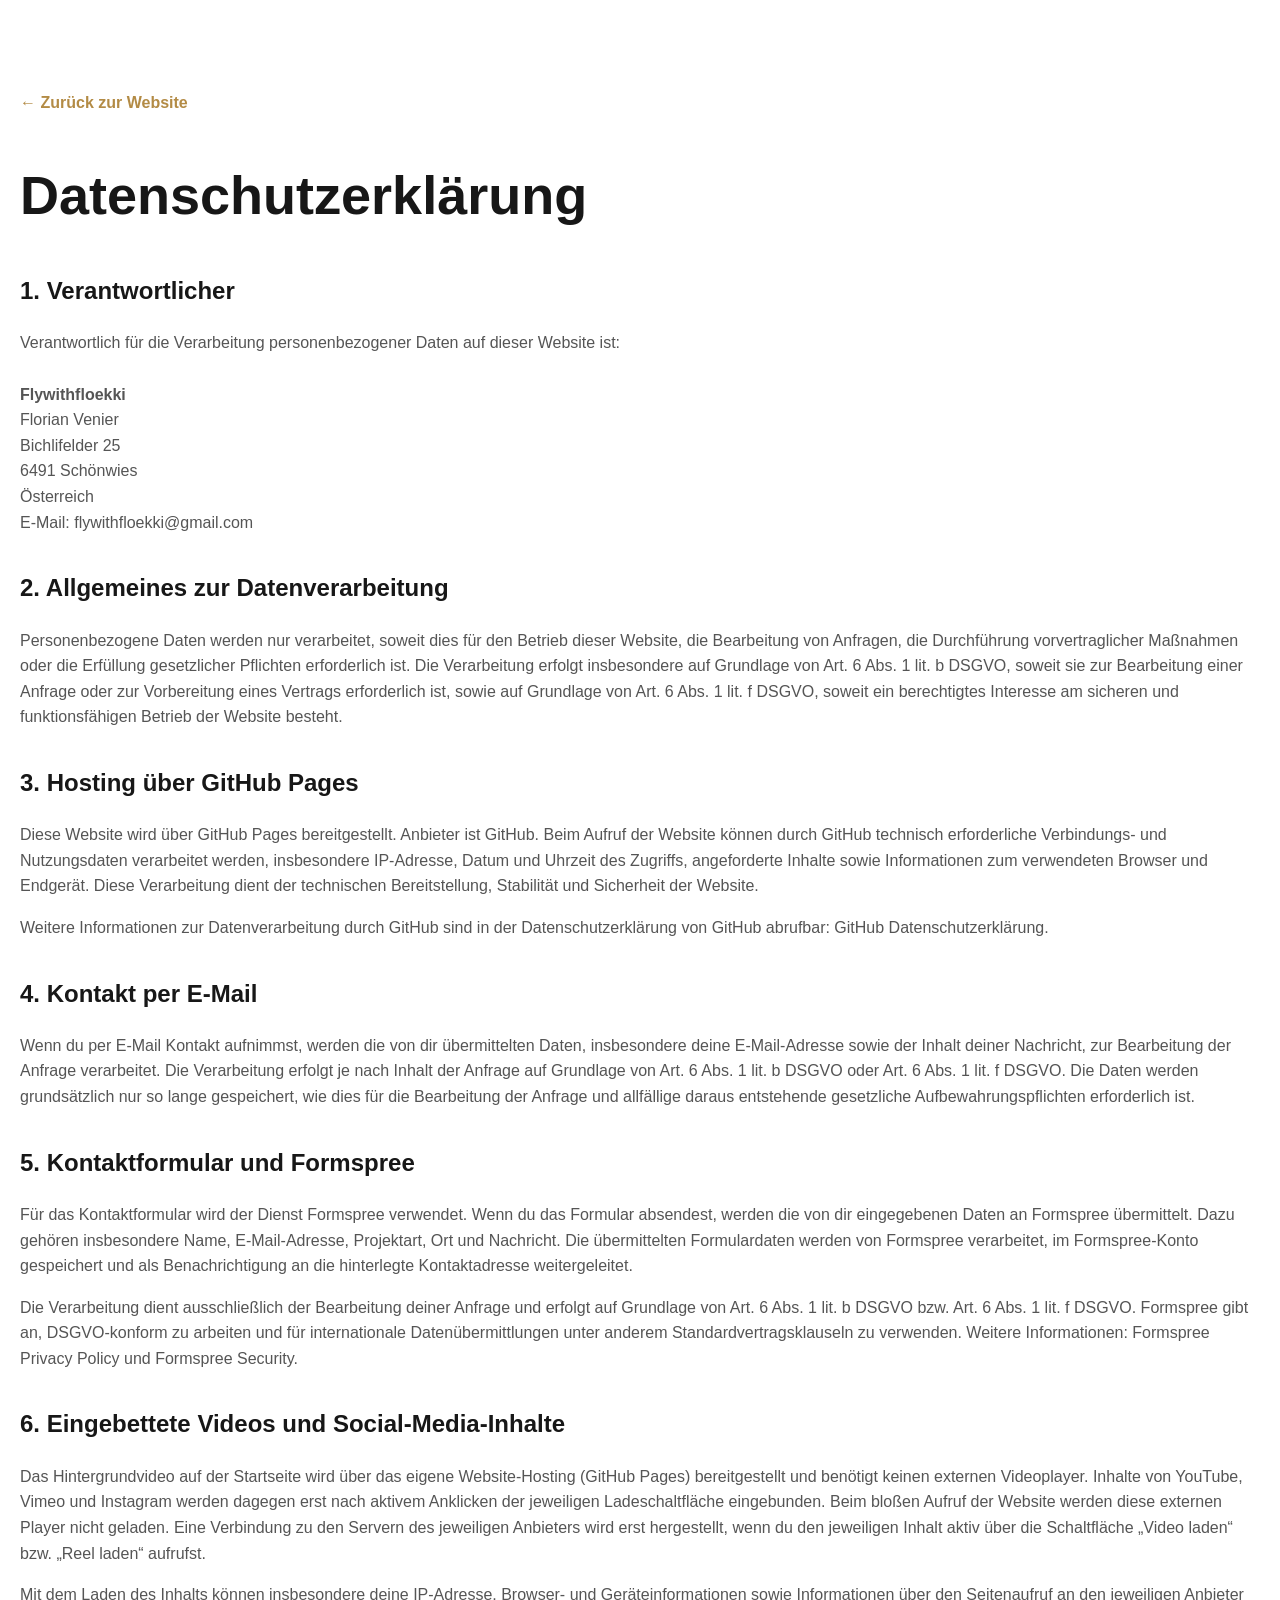
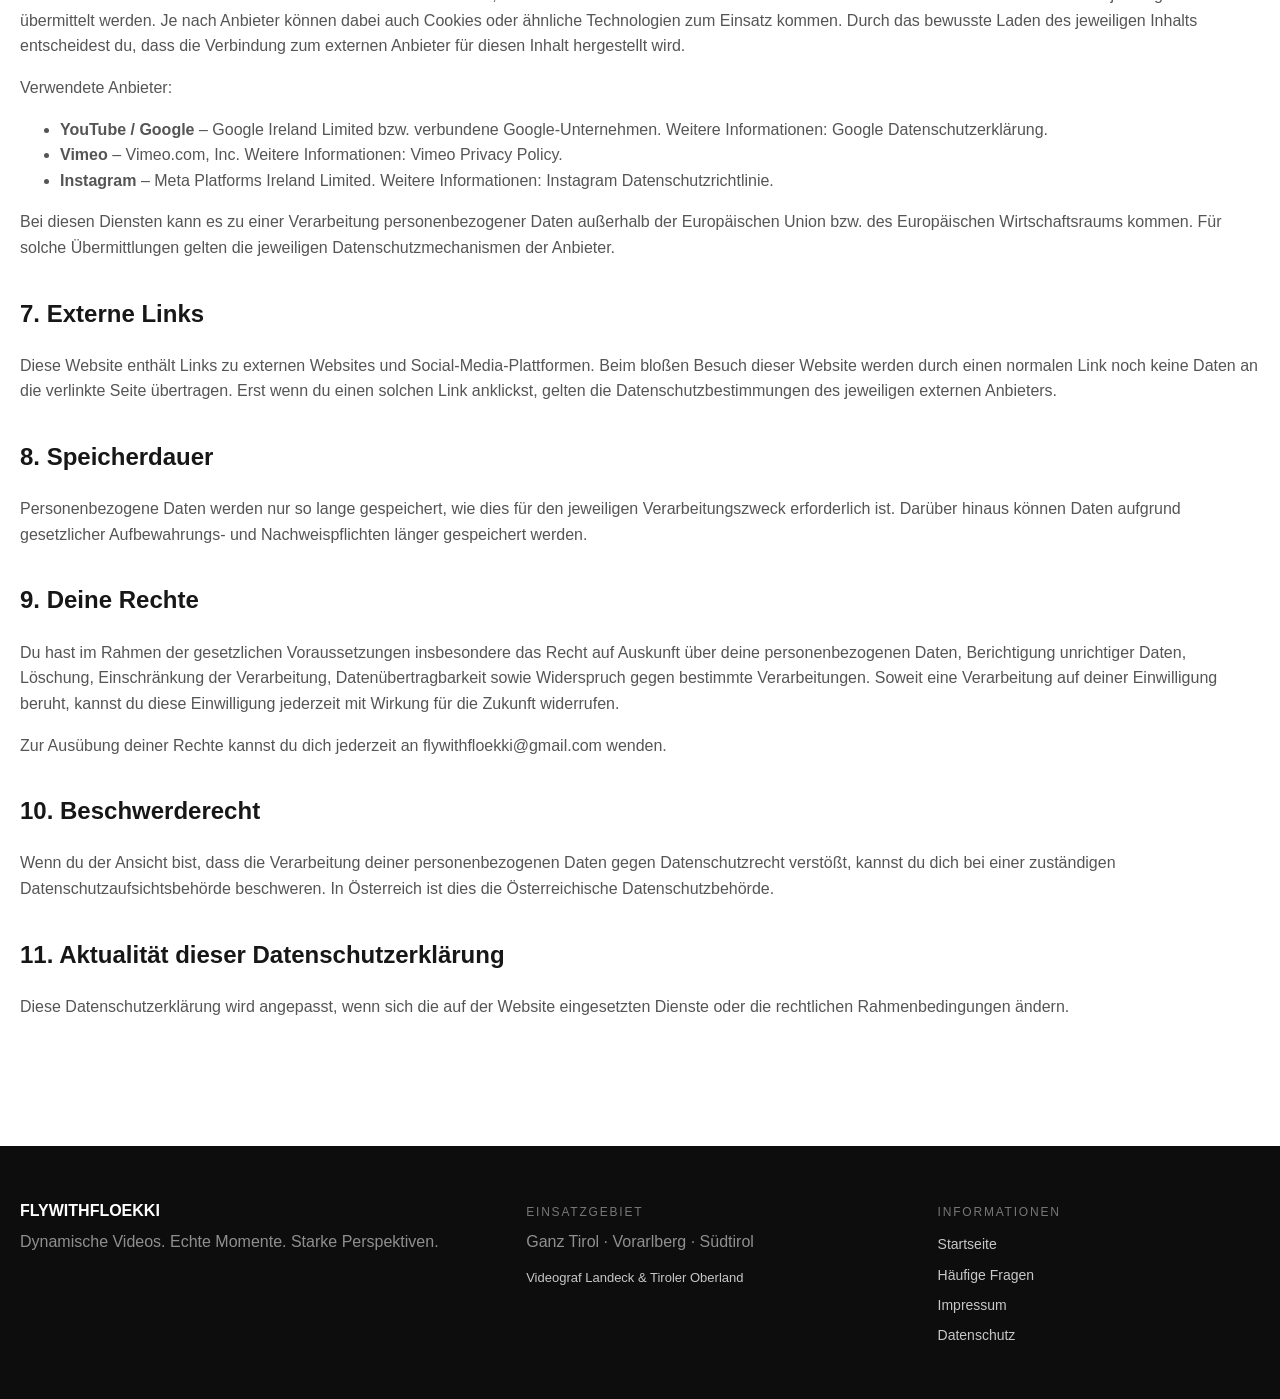
<file: datenschutz.html>
<!doctype html>
<html lang="de">
<head>
  <meta charset="utf-8">
  <meta name="viewport" content="width=device-width,initial-scale=1">
  <link rel="icon" type="image/png" href="/assets/logo.png">
  <meta name="description" content="Datenschutzerklärung von Flywithfloekki mit Informationen zu Hosting, Kontaktformular und eingebetteten Medien.">
  <title>Datenschutz | Flywithfloekki</title>
  <link rel="canonical" href="https://flywithfloekki.at/datenschutz.html">
  <link rel="stylesheet" href="styles.css?v=20261125-navigation">
</head>
<body>
  <main class="legal container">
    <a class="backlink" href="index.html">← Zurück zur Website</a>
    <h1>Datenschutzerklärung</h1>

    <h2>1. Verantwortlicher</h2>
    <p>
      Verantwortlich für die Verarbeitung personenbezogener Daten auf dieser Website ist:<br><br>
      <strong>Flywithfloekki</strong><br>
      Florian Venier<br>
      Bichlifelder 25<br>
      6491 Schönwies<br>
      Österreich<br>
      E-Mail: <a href="mailto:flywithfloekki@gmail.com">flywithfloekki@gmail.com</a>
</p>

    <h2>2. Allgemeines zur Datenverarbeitung</h2>
    <p>Personenbezogene Daten werden nur verarbeitet, soweit dies für den Betrieb dieser Website, die Bearbeitung von Anfragen, die Durchführung vorvertraglicher Maßnahmen oder die Erfüllung gesetzlicher Pflichten erforderlich ist. Die Verarbeitung erfolgt insbesondere auf Grundlage von Art. 6 Abs. 1 lit. b DSGVO, soweit sie zur Bearbeitung einer Anfrage oder zur Vorbereitung eines Vertrags erforderlich ist, sowie auf Grundlage von Art. 6 Abs. 1 lit. f DSGVO, soweit ein berechtigtes Interesse am sicheren und funktionsfähigen Betrieb der Website besteht.</p>

    <h2>3. Hosting über GitHub Pages</h2>
    <p>Diese Website wird über GitHub Pages bereitgestellt. Anbieter ist GitHub. Beim Aufruf der Website können durch GitHub technisch erforderliche Verbindungs- und Nutzungsdaten verarbeitet werden, insbesondere IP-Adresse, Datum und Uhrzeit des Zugriffs, angeforderte Inhalte sowie Informationen zum verwendeten Browser und Endgerät. Diese Verarbeitung dient der technischen Bereitstellung, Stabilität und Sicherheit der Website.</p>
    <p>Weitere Informationen zur Datenverarbeitung durch GitHub sind in der Datenschutzerklärung von GitHub abrufbar: <a href="https://docs.github.com/de/site-policy/privacy-policies/github-general-privacy-statement" target="_blank" rel="noopener">GitHub Datenschutzerklärung</a>.</p>

    <h2>4. Kontakt per E-Mail</h2>
    <p>Wenn du per E-Mail Kontakt aufnimmst, werden die von dir übermittelten Daten, insbesondere deine E-Mail-Adresse sowie der Inhalt deiner Nachricht, zur Bearbeitung der Anfrage verarbeitet. Die Verarbeitung erfolgt je nach Inhalt der Anfrage auf Grundlage von Art. 6 Abs. 1 lit. b DSGVO oder Art. 6 Abs. 1 lit. f DSGVO. Die Daten werden grundsätzlich nur so lange gespeichert, wie dies für die Bearbeitung der Anfrage und allfällige daraus entstehende gesetzliche Aufbewahrungspflichten erforderlich ist.</p>

    <h2>5. Kontaktformular und Formspree</h2>
    <p>Für das Kontaktformular wird der Dienst Formspree verwendet. Wenn du das Formular absendest, werden die von dir eingegebenen Daten an Formspree übermittelt. Dazu gehören insbesondere Name, E-Mail-Adresse, Projektart, Ort und Nachricht. Die übermittelten Formulardaten werden von Formspree verarbeitet, im Formspree-Konto gespeichert und als Benachrichtigung an die hinterlegte Kontaktadresse weitergeleitet.</p>
    <p>Die Verarbeitung dient ausschließlich der Bearbeitung deiner Anfrage und erfolgt auf Grundlage von Art. 6 Abs. 1 lit. b DSGVO bzw. Art. 6 Abs. 1 lit. f DSGVO. Formspree gibt an, DSGVO-konform zu arbeiten und für internationale Datenübermittlungen unter anderem Standardvertragsklauseln zu verwenden. Weitere Informationen: <a href="https://formspree.io/legal/privacy-policy/" target="_blank" rel="noopener">Formspree Privacy Policy</a> und <a href="https://formspree.io/security/" target="_blank" rel="noopener">Formspree Security</a>.</p>

    <h2 id="externe-medien">6. Eingebettete Videos und Social-Media-Inhalte</h2>
    <p>Das Hintergrundvideo auf der Startseite wird über das eigene Website-Hosting (GitHub Pages) bereitgestellt und benötigt keinen externen Videoplayer. Inhalte von YouTube, Vimeo und Instagram werden dagegen erst nach aktivem Anklicken der jeweiligen Ladeschaltfläche eingebunden. Beim bloßen Aufruf der Website werden diese externen Player nicht geladen. Eine Verbindung zu den Servern des jeweiligen Anbieters wird erst hergestellt, wenn du den jeweiligen Inhalt aktiv über die Schaltfläche „Video laden“ bzw. „Reel laden“ aufrufst.</p>
    <p>Mit dem Laden des Inhalts können insbesondere deine IP-Adresse, Browser- und Geräteinformationen sowie Informationen über den Seitenaufruf an den jeweiligen Anbieter übermittelt werden. Je nach Anbieter können dabei auch Cookies oder ähnliche Technologien zum Einsatz kommen. Durch das bewusste Laden des jeweiligen Inhalts entscheidest du, dass die Verbindung zum externen Anbieter für diesen Inhalt hergestellt wird.</p>
    <p>Verwendete Anbieter:</p>
    <ul>
      <li><strong>YouTube / Google</strong> – Google Ireland Limited bzw. verbundene Google-Unternehmen. Weitere Informationen: <a href="https://policies.google.com/privacy" target="_blank" rel="noopener">Google Datenschutzerklärung</a>.</li>
      <li><strong>Vimeo</strong> – Vimeo.com, Inc. Weitere Informationen: <a href="https://vimeo.com/privacy" target="_blank" rel="noopener">Vimeo Privacy Policy</a>.</li>
      <li><strong>Instagram</strong> – Meta Platforms Ireland Limited. Weitere Informationen: <a href="https://privacycenter.instagram.com/policy/" target="_blank" rel="noopener">Instagram Datenschutzrichtlinie</a>.</li>
    </ul>
    <p>Bei diesen Diensten kann es zu einer Verarbeitung personenbezogener Daten außerhalb der Europäischen Union bzw. des Europäischen Wirtschaftsraums kommen. Für solche Übermittlungen gelten die jeweiligen Datenschutzmechanismen der Anbieter.</p>

    <h2>7. Externe Links</h2>
    <p>Diese Website enthält Links zu externen Websites und Social-Media-Plattformen. Beim bloßen Besuch dieser Website werden durch einen normalen Link noch keine Daten an die verlinkte Seite übertragen. Erst wenn du einen solchen Link anklickst, gelten die Datenschutzbestimmungen des jeweiligen externen Anbieters.</p>

    <h2>8. Speicherdauer</h2>
    <p>Personenbezogene Daten werden nur so lange gespeichert, wie dies für den jeweiligen Verarbeitungszweck erforderlich ist. Darüber hinaus können Daten aufgrund gesetzlicher Aufbewahrungs- und Nachweispflichten länger gespeichert werden.</p>

    <h2>9. Deine Rechte</h2>
    <p>Du hast im Rahmen der gesetzlichen Voraussetzungen insbesondere das Recht auf Auskunft über deine personenbezogenen Daten, Berichtigung unrichtiger Daten, Löschung, Einschränkung der Verarbeitung, Datenübertragbarkeit sowie Widerspruch gegen bestimmte Verarbeitungen. Soweit eine Verarbeitung auf deiner Einwilligung beruht, kannst du diese Einwilligung jederzeit mit Wirkung für die Zukunft widerrufen.</p>
    <p>Zur Ausübung deiner Rechte kannst du dich jederzeit an <a href="mailto:flywithfloekki@gmail.com">flywithfloekki@gmail.com</a> wenden.</p>

    <h2>10. Beschwerderecht</h2>
    <p>Wenn du der Ansicht bist, dass die Verarbeitung deiner personenbezogenen Daten gegen Datenschutzrecht verstößt, kannst du dich bei einer zuständigen Datenschutzaufsichtsbehörde beschweren. In Österreich ist dies die Österreichische Datenschutzbehörde.</p>

    <h2>11. Aktualität dieser Datenschutzerklärung</h2>
    <p>Diese Datenschutzerklärung wird angepasst, wenn sich die auf der Website eingesetzten Dienste oder die rechtlichen Rahmenbedingungen ändern.</p>
  </main>
<footer class="footer">
    <div class="container footer-grid">
      <div>
        <strong>FLYWITHFLOEKKI</strong>
        <p>Dynamische Videos. Echte Momente. Starke Perspektiven.</p>
      </div>

      <div>
        <span>Einsatzgebiet</span>
        <p>Ganz Tirol · Vorarlberg · Südtirol</p>
        <a class="footer-region-link" href="/videograf-landeck-tiroler-oberland.html">Videograf Landeck &amp; Tiroler Oberland</a>
      </div>

      <div>
        <span>Informationen</span>
        <div class="footer-links">
          <a href="/">Startseite</a>
          <a href="/faq.html">Häufige Fragen</a>
          <a href="/impressum.html">Impressum</a>
          <a href="/datenschutz.html">Datenschutz</a>
        </div>
      </div>
    </div>
  </footer>
</body>
</html>
</file>
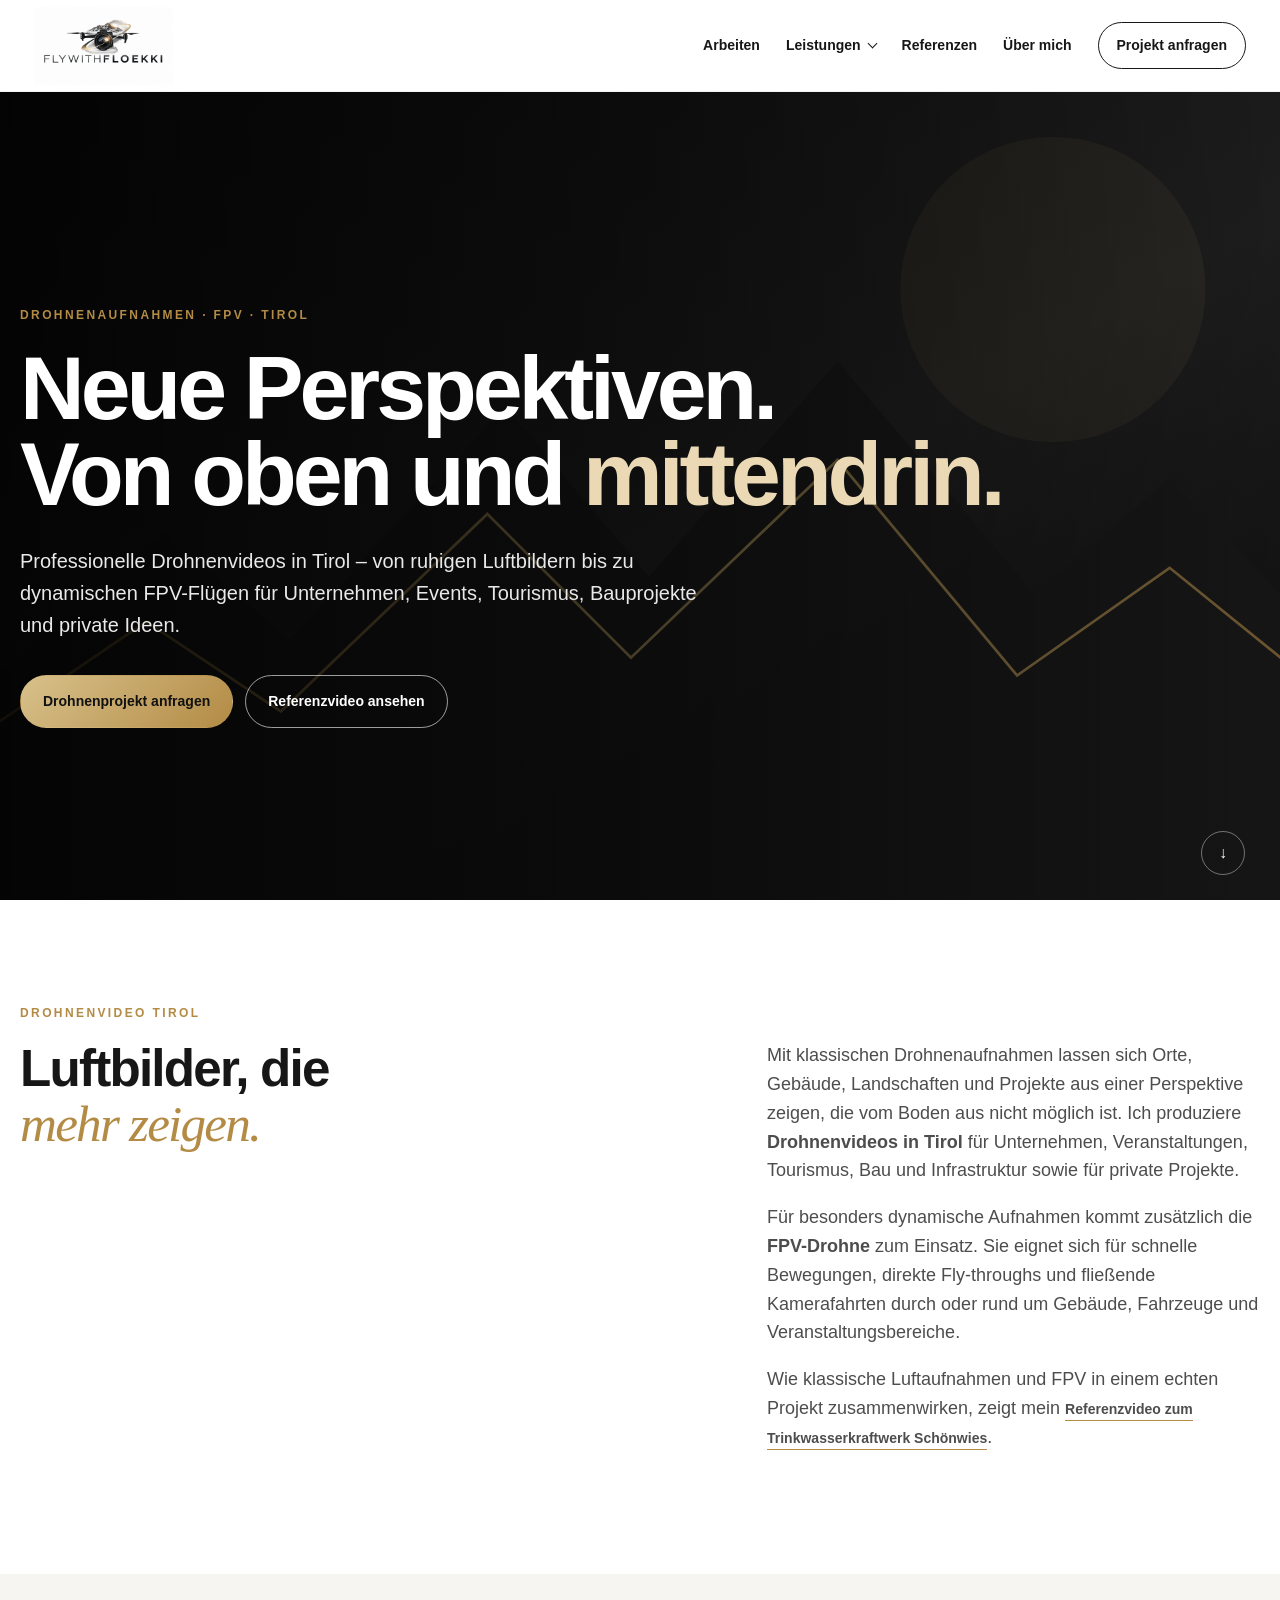
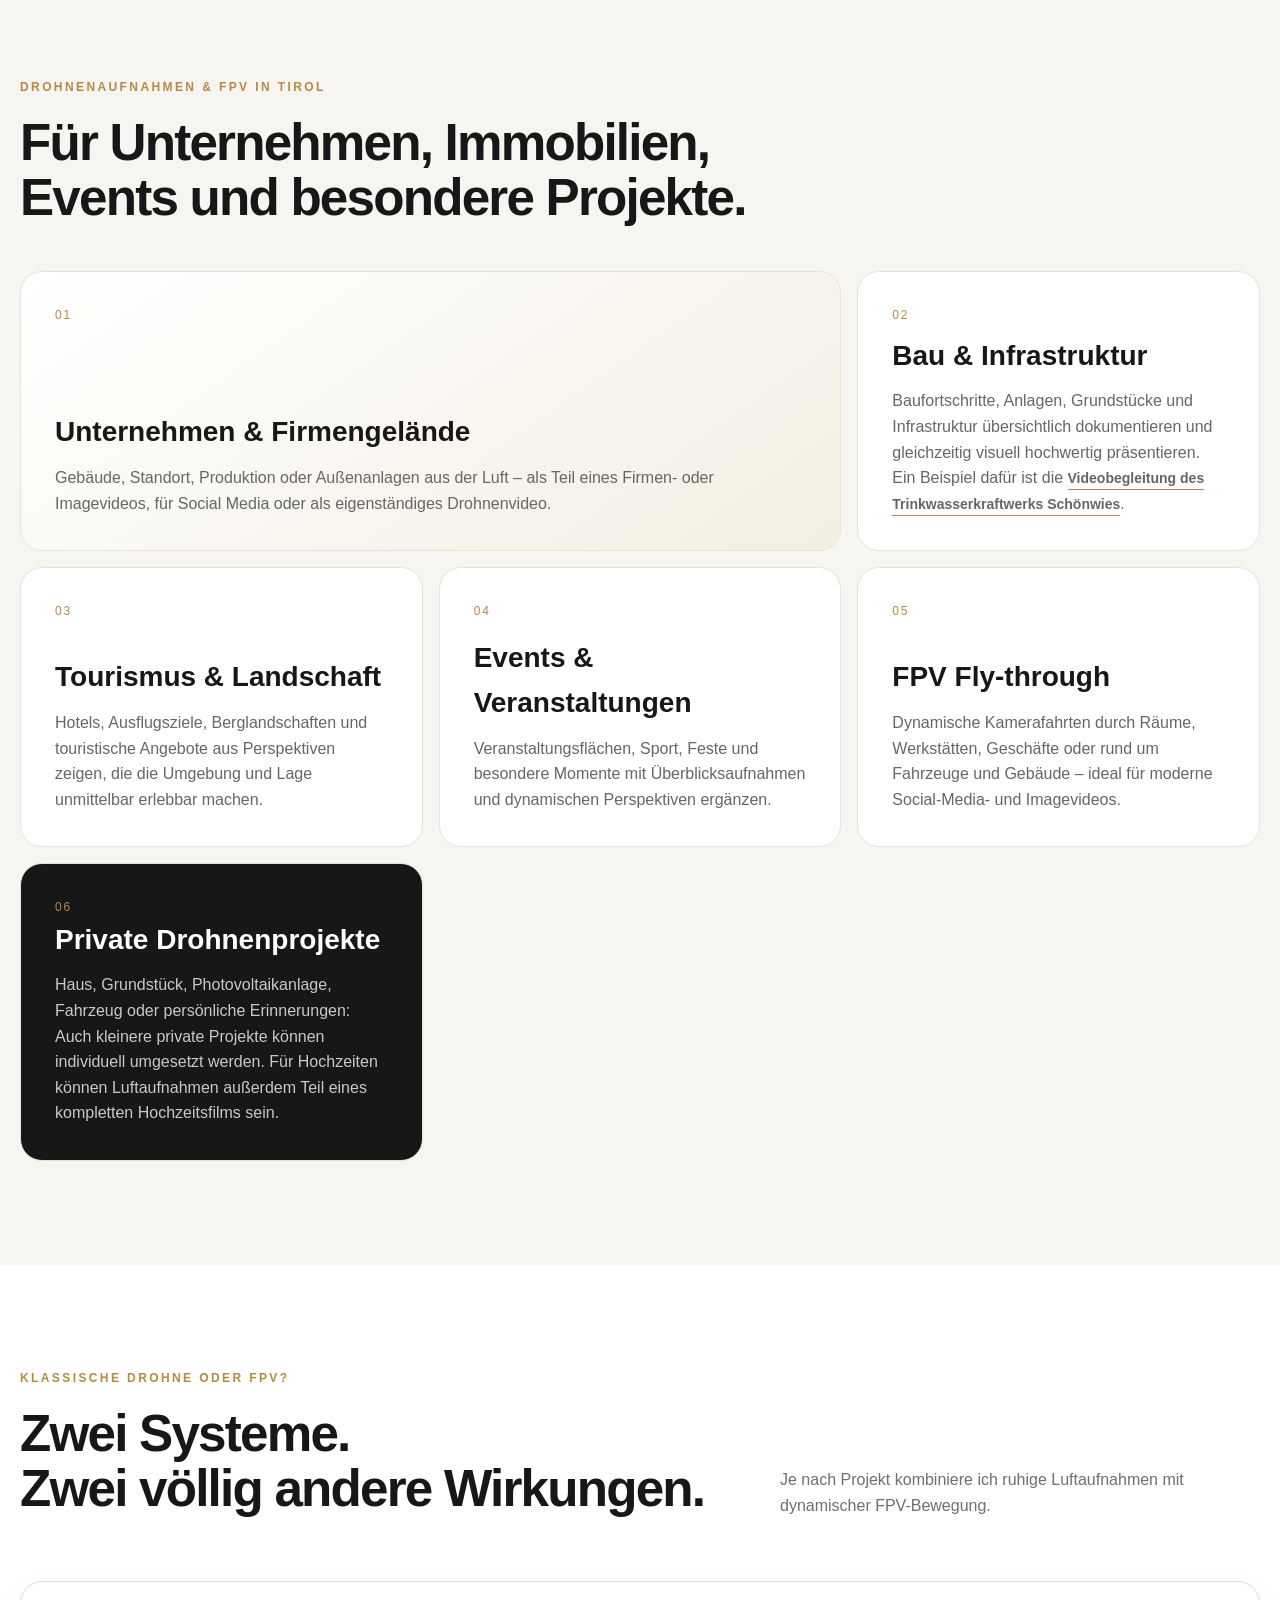
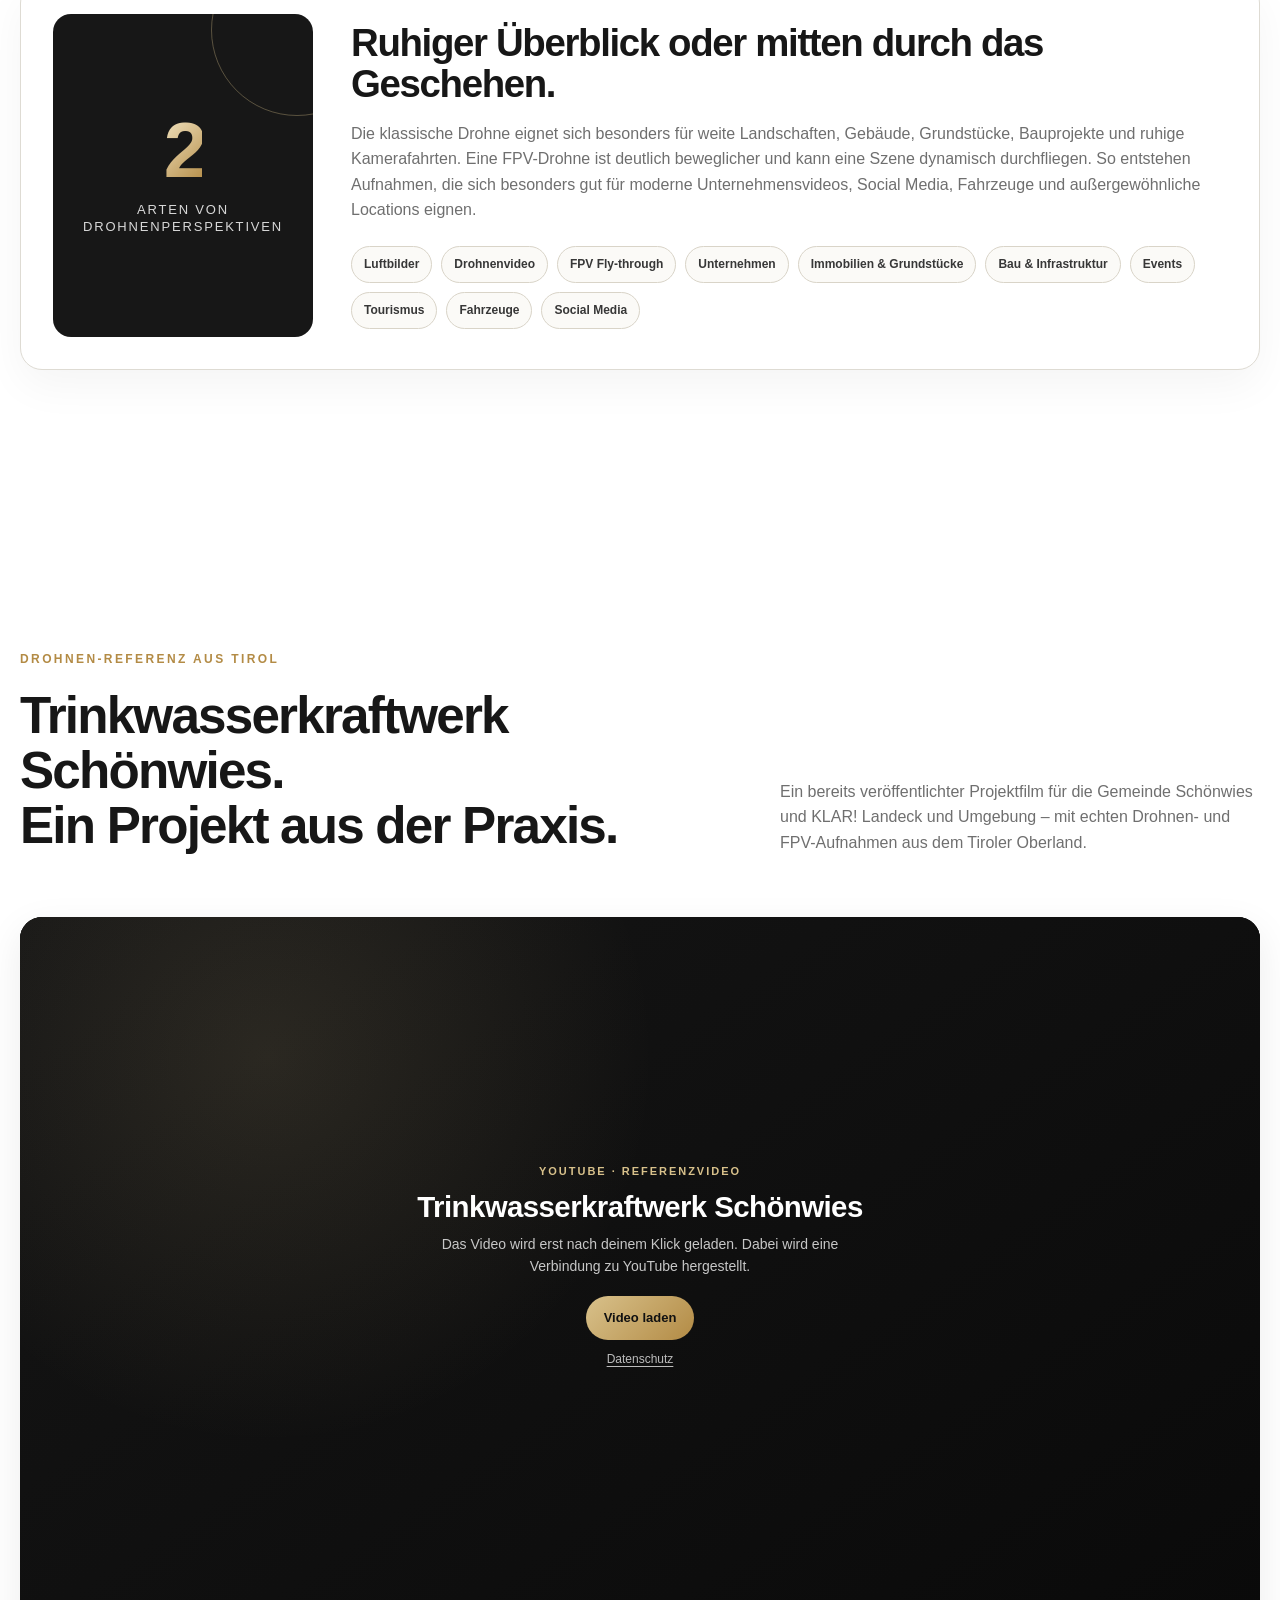
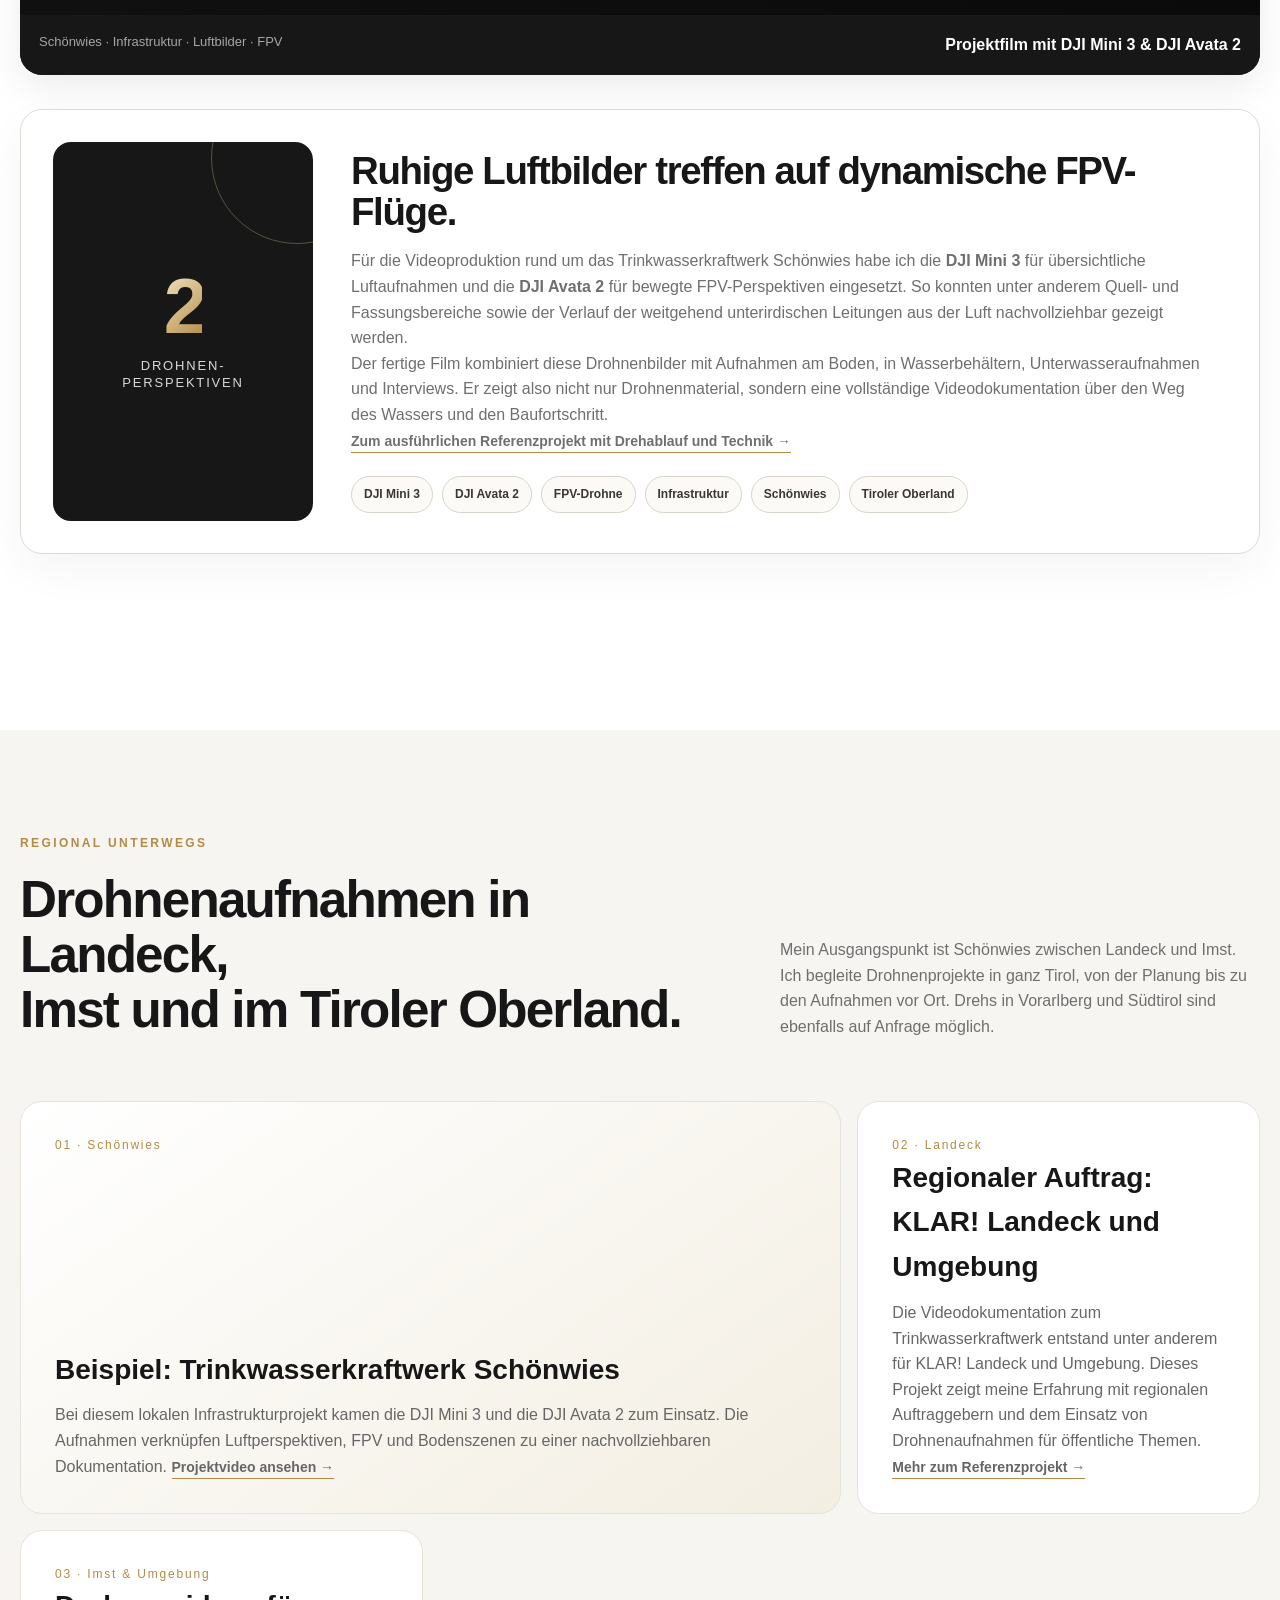
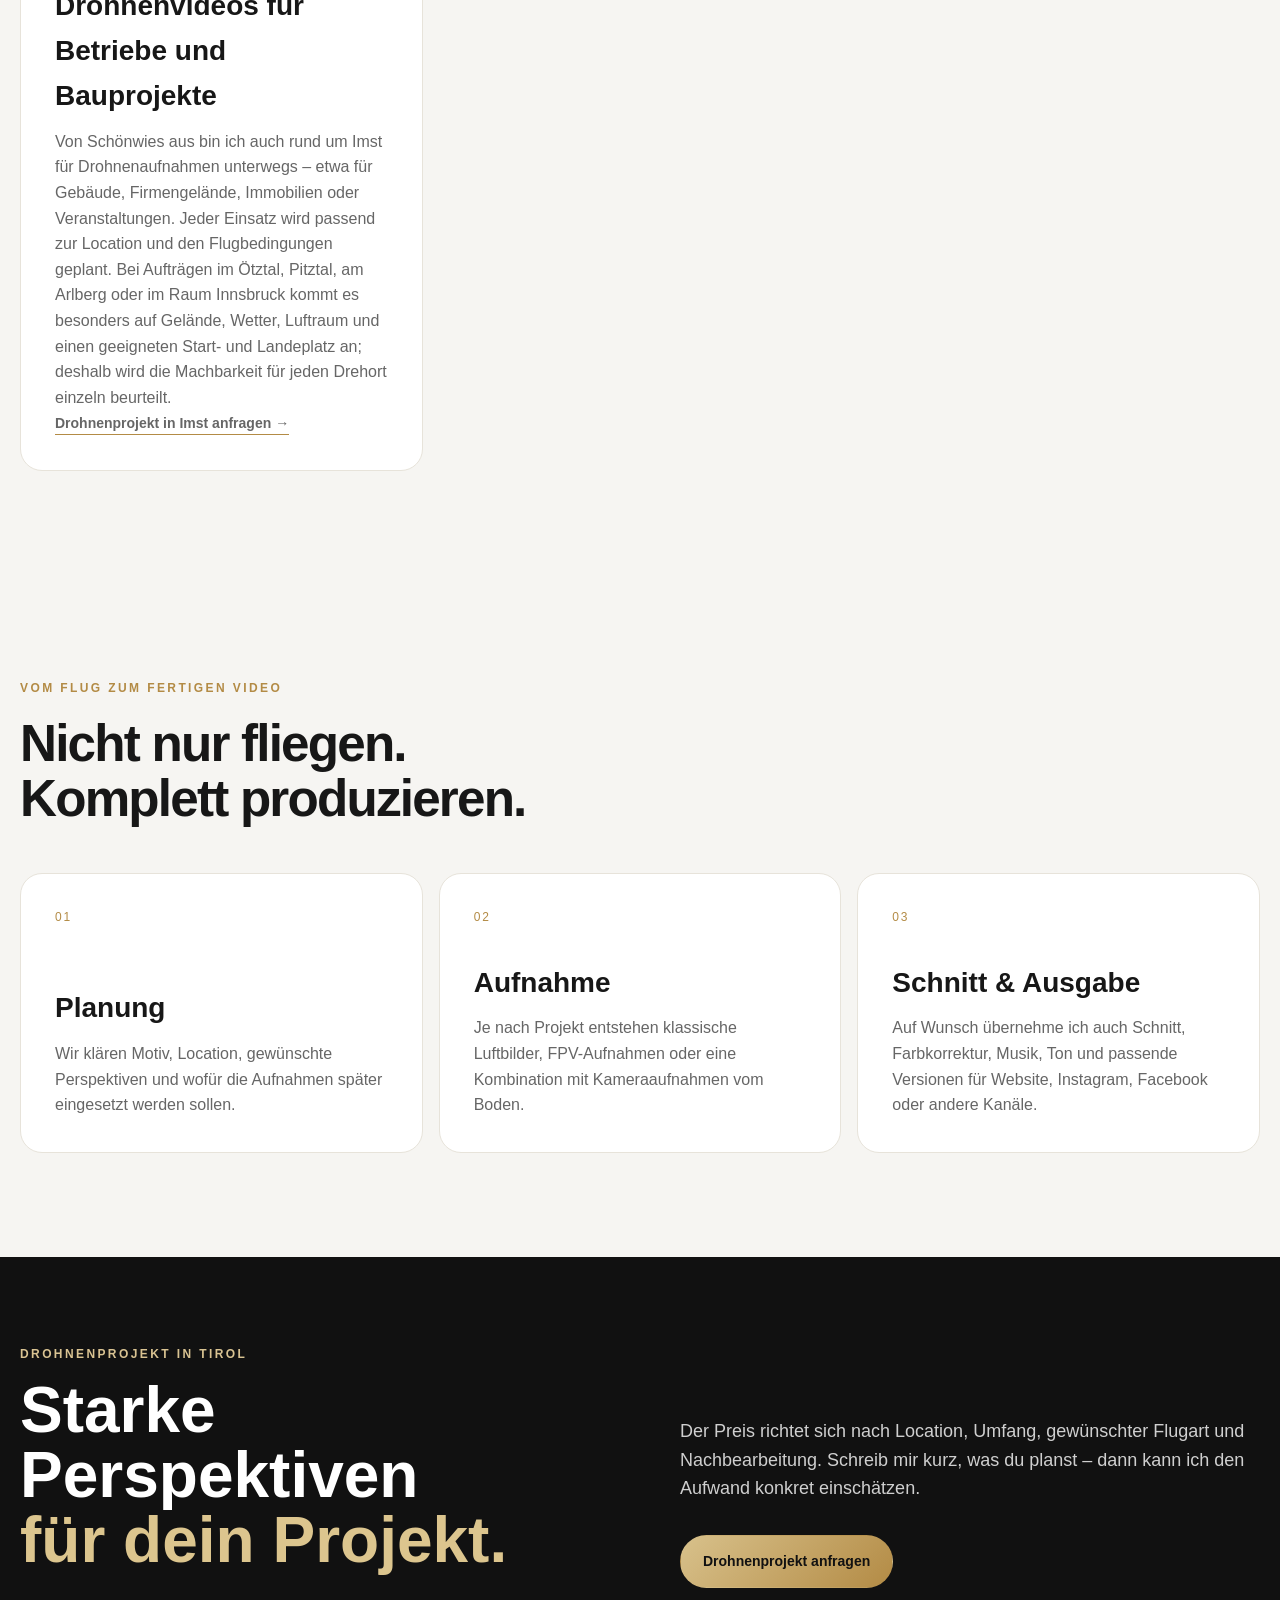
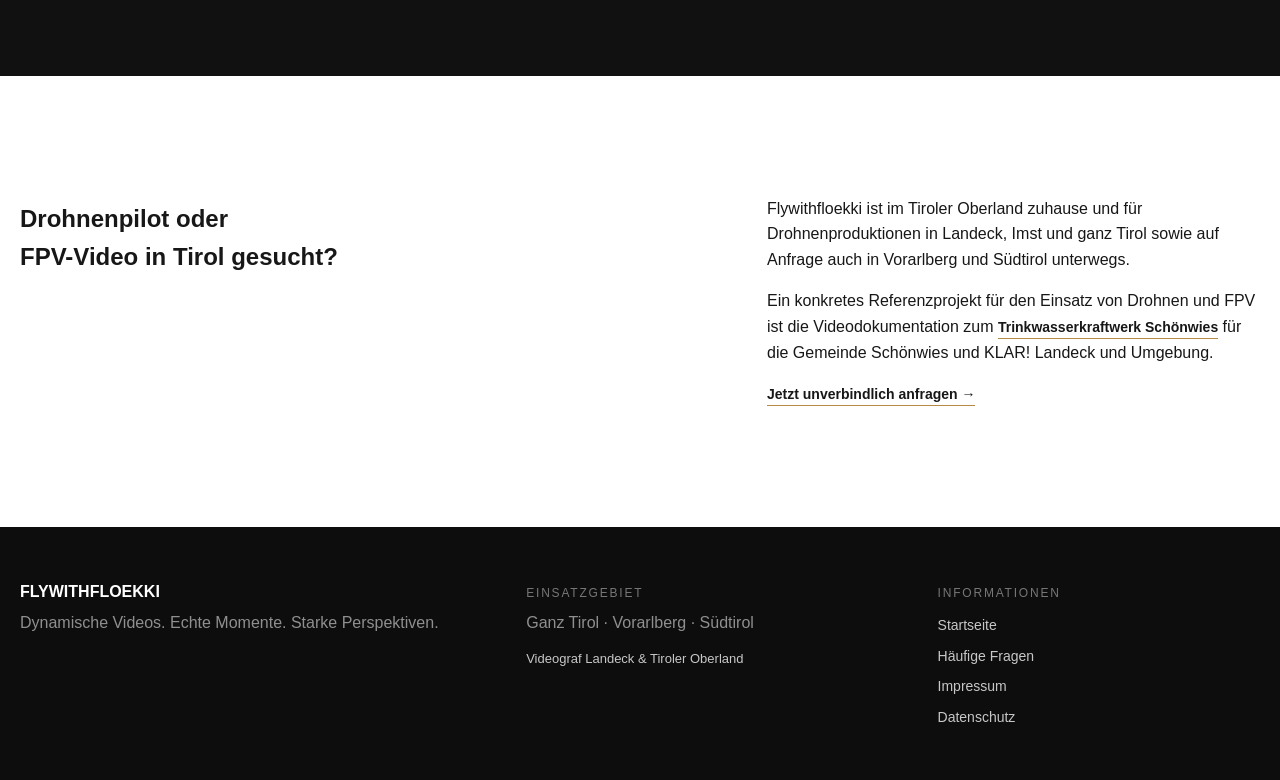
<file: drohnenaufnahmen-fpv-tirol.html>
<!doctype html>
<html lang="de">
<head>
  <meta charset="utf-8">
  <meta name="viewport" content="width=device-width, initial-scale=1">
  <link rel="icon" type="image/png" href="/assets/logo.png">
  <meta name="description" content="Drohnenaufnahmen & FPV in Tirol: Flywithfloekki aus Schönwies bei Landeck und Imst. Echtes Videobeispiel: Trinkwasserkraftwerk Schönwies mit DJI Mini 3 und Avata 2.">
  <title>Drohnenaufnahmen Tirol & FPV Drohne | Flywithfloekki</title>
  <link rel="canonical" href="https://flywithfloekki.at/drohnenaufnahmen-fpv-tirol.html">
  <meta property="og:title" content="Drohnenaufnahmen Tirol & FPV Drohne | Flywithfloekki">
  <meta property="og:description" content="Drohnenaufnahmen & FPV in Tirol – sieh dir das echte Referenzvideo zum Trinkwasserkraftwerk Schönwies mit DJI Mini 3 und DJI Avata 2 an.">
  <meta property="og:type" content="website">
  <meta property="og:url" content="https://flywithfloekki.at/drohnenaufnahmen-fpv-tirol.html">
  <meta property="og:image" content="https://flywithfloekki.at/assets/logo.png">
  <link rel="stylesheet" href="styles.css?v=20261125-navigation">
  <script type="application/ld+json">
  {
    "@context": "https://schema.org",
    "@type": "Service",
    "name": "Drohnenaufnahmen und FPV-Drohnenvideos in Tirol",
    "serviceType": "Drohnenaufnahmen, Drohnenvideo und FPV-Drohnenaufnahmen",
    "url": "https://flywithfloekki.at/drohnenaufnahmen-fpv-tirol.html",
    "description": "Professionelle Drohnenaufnahmen und dynamische FPV-Drohnenvideos für Unternehmen, Events, Tourismus, Bauprojekte und private Projekte in Tirol.",
    "areaServed": [
      "Tirol",
      "Tiroler Oberland",
      "Landeck",
      "Imst",
      "Vorarlberg",
      "Südtirol"
    ],
    "provider": {
      "@type": "ProfessionalService",
      "name": "Flywithfloekki",
      "url": "https://flywithfloekki.at/",
      "email": "flywithfloekki@gmail.com",
      "address": {
        "@type": "PostalAddress",
        "addressLocality": "Schönwies",
        "addressRegion": "Tirol",
        "addressCountry": "AT"
      }
    }
  }
  </script>
</head>
<body>
  <header class="site-header">
    <a class="brand" href="/" aria-label="Flywithfloekki Startseite">
      <img src="assets/logo.png" alt="Flywithfloekki – Drohnenaufnahmen und FPV in Tirol">
    </a>
    <button class="nav-toggle" aria-label="Menü öffnen" aria-expanded="false">☰</button>
    <nav class="nav" aria-label="Hauptnavigation">
      <a href="/#wko-tirolskills">Arbeiten</a>
      <details class="nav-services">
        <summary>Leistungen <span aria-hidden="true" class="nav-caret"></span></summary>
        <div class="nav-service-links">
          <a href="/#leistungen">Alle Leistungen im Überblick</a>
          <a href="/firmenvideo-social-media-tirol.html">Imagefilm &amp; Firmenvideos</a>
          <a href="/hochzeitsvideograf-tirol.html">Hochzeitsvideos</a>
          <a href="/eventvideo-tirol.html">Eventvideos</a>
          <a href="/drohnenaufnahmen-fpv-tirol.html" aria-current="page">Drohnenaufnahmen &amp; FPV</a>
          <a href="/#individuelle-projekte">Individuelle Projekte anfragen</a>
        </div>
      </details>
      <a href="/#referenzen">Referenzen</a>
      <a href="/#ueber-mich">Über mich</a>
      <a href="/#kontakt" class="nav-cta">Projekt anfragen</a>
    </nav>
  </header>

  <main id="top">
    <section class="hero" aria-label="Drohnenaufnahmen und FPV Drohne Tirol">
      <div class="hero-media hero-fallback" role="img" aria-label="Drohnenaufnahme einer Tiroler Berglandschaft"></div>
      <div class="hero-overlay"></div>
      <div class="hero-content container">
        <p class="eyebrow">Drohnenaufnahmen · FPV · Tirol</p>
        <h1>Neue Perspektiven.<br>Von oben und <span>mittendrin.</span></h1>
        <p class="hero-copy">Professionelle Drohnenvideos in Tirol – von ruhigen Luftbildern bis zu dynamischen FPV-Flügen für Unternehmen, Events, Tourismus, Bauprojekte und private Ideen.</p>
        <div class="hero-actions">
          <a class="button button-gold" href="/#kontakt">Drohnenprojekt anfragen</a>
          <a class="button button-ghost" href="#drohnen-referenz">Referenzvideo ansehen</a>
        </div>
      </div>
      <a class="scroll-hint" href="#drohne" aria-label="Weiter nach unten">↓</a>
    </section>

    <section id="drohne" class="intro section container">
      <div class="section-label">Drohnenvideo Tirol</div>
      <div class="intro-grid">
        <h2>Luftbilder, die<br><em>mehr zeigen.</em></h2>
        <div>
          <p>Mit klassischen Drohnenaufnahmen lassen sich Orte, Gebäude, Landschaften und Projekte aus einer Perspektive zeigen, die vom Boden aus nicht möglich ist. Ich produziere <strong>Drohnenvideos in Tirol</strong> für Unternehmen, Veranstaltungen, Tourismus, Bau und Infrastruktur sowie für private Projekte.</p>
          <p>Für besonders dynamische Aufnahmen kommt zusätzlich die <strong>FPV-Drohne</strong> zum Einsatz. Sie eignet sich für schnelle Bewegungen, direkte Fly-throughs und fließende Kamerafahrten durch oder rund um Gebäude, Fahrzeuge und Veranstaltungsbereiche.</p>
          <p>Wie klassische Luftaufnahmen und FPV in einem echten Projekt zusammenwirken, zeigt mein <a class="text-link" href="#drohnen-referenz">Referenzvideo zum Trinkwasserkraftwerk Schönwies</a>.</p>
        </div>
      </div>
    </section>

    <section class="section soft-bg">
      <div class="container">
        <div class="section-heading">
          <div class="section-label">Drohnenaufnahmen & FPV in Tirol</div>
          <h2>Für Unternehmen, Immobilien,<br>Events und besondere Projekte.</h2>
        </div>
        <div class="cards">
          <article class="card featured">
            <span class="card-number">01</span>
            <h3>Unternehmen & Firmengelände</h3>
            <p>Gebäude, Standort, Produktion oder Außenanlagen aus der Luft – als Teil eines Firmen- oder Imagevideos, für Social Media oder als eigenständiges Drohnenvideo.</p>
          </article>
          <article class="card">
            <span class="card-number">02</span>
            <h3>Bau & Infrastruktur</h3>
            <p>Baufortschritte, Anlagen, Grundstücke und Infrastruktur übersichtlich dokumentieren und gleichzeitig visuell hochwertig präsentieren. Ein Beispiel dafür ist die <a class="text-link" href="/trinkwasserkraftwerk-schoenwies-videoproduktion.html">Videobegleitung des Trinkwasserkraftwerks Schönwies</a>.</p>
          </article>
          <article class="card">
            <span class="card-number">03</span>
            <h3>Tourismus & Landschaft</h3>
            <p>Hotels, Ausflugsziele, Berglandschaften und touristische Angebote aus Perspektiven zeigen, die die Umgebung und Lage unmittelbar erlebbar machen.</p>
          </article>
          <article class="card">
            <span class="card-number">04</span>
            <h3>Events & Veranstaltungen</h3>
            <p>Veranstaltungsflächen, Sport, Feste und besondere Momente mit Überblicksaufnahmen und dynamischen Perspektiven ergänzen.</p>
          </article>
          <article class="card">
            <span class="card-number">05</span>
            <h3>FPV Fly-through</h3>
            <p>Dynamische Kamerafahrten durch Räume, Werkstätten, Geschäfte oder rund um Fahrzeuge und Gebäude – ideal für moderne Social-Media- und Imagevideos.</p>
          </article>
          <article class="card dark-card">
            <span class="card-number">06</span>
            <h3>Private Drohnenprojekte</h3>
            <p>Haus, Grundstück, Photovoltaikanlage, Fahrzeug oder persönliche Erinnerungen: Auch kleinere private Projekte können individuell umgesetzt werden. Für Hochzeiten können Luftaufnahmen außerdem Teil eines kompletten Hochzeitsfilms sein.</p>
          </article>
        </div>
      </div>
    </section>

    <section class="section container">
      <div class="section-heading split">
        <div>
          <div class="section-label">Klassische Drohne oder FPV?</div>
          <h2>Zwei Systeme.<br>Zwei völlig andere Wirkungen.</h2>
        </div>
        <p class="muted">Je nach Projekt kombiniere ich ruhige Luftaufnahmen mit dynamischer FPV-Bewegung.</p>
      </div>

      <div class="project-proof" aria-label="Unterschied zwischen klassischer Drohne und FPV">
        <div class="project-count">
          <strong class="project-count-number">2</strong>
          <span>Arten von<br>Drohnenperspektiven</span>
        </div>
        <div class="project-scope">
          <h3>Ruhiger Überblick oder mitten durch das Geschehen.</h3>
          <p>Die klassische Drohne eignet sich besonders für weite Landschaften, Gebäude, Grundstücke, Bauprojekte und ruhige Kamerafahrten. Eine FPV-Drohne ist deutlich beweglicher und kann eine Szene dynamisch durchfliegen. So entstehen Aufnahmen, die sich besonders gut für moderne Unternehmensvideos, Social Media, Fahrzeuge und außergewöhnliche Locations eignen.</p>
          <div class="scope-tags" aria-label="Einsatzmöglichkeiten">
            <span>Luftbilder</span>
            <span>Drohnenvideo</span>
            <span>FPV Fly-through</span>
            <span>Unternehmen</span>
            <span>Immobilien & Grundstücke</span>
            <span>Bau & Infrastruktur</span>
            <span>Events</span>
            <span>Tourismus</span>
            <span>Fahrzeuge</span>
            <span>Social Media</span>
          </div>
        </div>
      </div>
    </section>

    <section id="drohnen-referenz" class="section portfolio-section">
      <div class="container">
        <div class="section-heading split">
          <div>
            <div class="section-label">Drohnen-Referenz aus Tirol</div>
            <h2>Trinkwasserkraftwerk Schönwies.<br>Ein Projekt aus der Praxis.</h2>
          </div>
          <p class="muted">Ein bereits veröffentlichter Projektfilm für die Gemeinde Schönwies und KLAR! Landeck und Umgebung – mit echten Drohnen- und FPV-Aufnahmen aus dem Tiroler Oberland.</p>
        </div>
        <article class="portfolio-card featured-video">
          <div class="video-frame">
            <div class="media-consent" data-provider="youtube" data-src="https://www.youtube-nocookie.com/embed/HRHz7TYIEWQ?rel=0" data-title="Trinkwasserkraftwerk Schönwies – Drohnen- und FPV-Referenz">
              <div class="media-consent-content">
                <span class="media-consent-kicker">YouTube · Referenzvideo</span>
                <strong>Trinkwasserkraftwerk Schönwies</strong>
                <p>Das Video wird erst nach deinem Klick geladen. Dabei wird eine Verbindung zu YouTube hergestellt.</p>
                <button type="button" class="media-load-button">Video laden</button>
                <a class="media-consent-link" href="/datenschutz.html#externe-medien">Datenschutz</a>
              </div>
            </div>
          </div>
          <div class="portfolio-meta"><span>Schönwies · Infrastruktur · Luftbilder · FPV</span><strong>Projektfilm mit DJI Mini 3 &amp; DJI Avata 2</strong></div>
        </article>
        <div class="project-proof" aria-label="Drohnenaufnahmen beim Trinkwasserkraftwerk Schönwies">
          <div class="project-count">
            <strong class="project-count-number">2</strong>
            <span>Drohnen-<br>perspektiven</span>
          </div>
          <div class="project-scope">
            <h3>Ruhige Luftbilder treffen auf dynamische FPV-Flüge.</h3>
            <p>Für die Videoproduktion rund um das Trinkwasserkraftwerk Schönwies habe ich die <strong>DJI Mini 3</strong> für übersichtliche Luftaufnahmen und die <strong>DJI Avata 2</strong> für bewegte FPV-Perspektiven eingesetzt. So konnten unter anderem Quell- und Fassungsbereiche sowie der Verlauf der weitgehend unterirdischen Leitungen aus der Luft nachvollziehbar gezeigt werden.</p>
            <p>Der fertige Film kombiniert diese Drohnenbilder mit Aufnahmen am Boden, in Wasserbehältern, Unterwasseraufnahmen und Interviews. Er zeigt also nicht nur Drohnenmaterial, sondern eine vollständige Videodokumentation über den Weg des Wassers und den Baufortschritt.</p>
            <p><a class="text-link" href="/trinkwasserkraftwerk-schoenwies-videoproduktion.html">Zum ausführlichen Referenzprojekt mit Drehablauf und Technik →</a></p>
            <div class="scope-tags" aria-label="Technik und Einsatzgebiet">
              <span>DJI Mini 3</span>
              <span>DJI Avata 2</span>
              <span>FPV-Drohne</span>
              <span>Infrastruktur</span>
              <span>Schönwies</span>
              <span>Tiroler Oberland</span>
            </div>
          </div>
        </div>
      </div>
    </section>

    <section class="section soft-bg" id="drohnen-regionen">
      <div class="container">
        <div class="section-heading split">
          <div>
            <div class="section-label">Regional unterwegs</div>
            <h2>Drohnenaufnahmen in Landeck,<br>Imst und im Tiroler Oberland.</h2>
          </div>
          <p class="muted">Mein Ausgangspunkt ist Schönwies zwischen Landeck und Imst. Ich begleite Drohnenprojekte in ganz Tirol, von der Planung bis zu den Aufnahmen vor Ort. Drehs in Vorarlberg und Südtirol sind ebenfalls auf Anfrage möglich.</p>
        </div>
        <div class="cards">
          <article class="card featured">
            <span class="card-number">01 · Schönwies</span>
            <h3>Beispiel: Trinkwasserkraftwerk Schönwies</h3>
            <p>Bei diesem lokalen Infrastrukturprojekt kamen die DJI Mini 3 und die DJI Avata 2 zum Einsatz. Die Aufnahmen verknüpfen Luftperspektiven, FPV und Bodenszenen zu einer nachvollziehbaren Dokumentation. <a class="text-link" href="#drohnen-referenz">Projektvideo ansehen →</a></p>
          </article>
          <article class="card">
            <span class="card-number">02 · Landeck</span>
            <h3>Regionaler Auftrag: KLAR! Landeck und Umgebung</h3>
            <p>Die Videodokumentation zum Trinkwasserkraftwerk entstand unter anderem für KLAR! Landeck und Umgebung. Dieses Projekt zeigt meine Erfahrung mit regionalen Auftraggebern und dem Einsatz von Drohnenaufnahmen für öffentliche Themen.</p>
            <p><a class="text-link" href="/trinkwasserkraftwerk-schoenwies-videoproduktion.html">Mehr zum Referenzprojekt →</a></p>
          </article>
          <article class="card">
            <span class="card-number">03 · Imst &amp; Umgebung</span>
            <h3>Drohnenvideos für Betriebe und Bauprojekte</h3>
            <p>Von Schönwies aus bin ich auch rund um Imst für Drohnenaufnahmen unterwegs – etwa für Gebäude, Firmengelände, Immobilien oder Veranstaltungen. Jeder Einsatz wird passend zur Location und den Flugbedingungen geplant. Bei Aufträgen im Ötztal, Pitztal, am Arlberg oder im Raum Innsbruck kommt es besonders auf Gelände, Wetter, Luftraum und einen geeigneten Start- und Landeplatz an; deshalb wird die Machbarkeit für jeden Drehort einzeln beurteilt.</p>
            <p><a class="text-link" href="/#kontakt">Drohnenprojekt in Imst anfragen →</a></p>
          </article>
        </div>
      </div>
    </section>

    <section class="section soft-bg">
      <div class="container">
        <div class="section-heading">
          <div class="section-label">Vom Flug zum fertigen Video</div>
          <h2>Nicht nur fliegen.<br>Komplett produzieren.</h2>
        </div>
        <div class="cards">
          <article class="card">
            <span class="card-number">01</span>
            <h3>Planung</h3>
            <p>Wir klären Motiv, Location, gewünschte Perspektiven und wofür die Aufnahmen später eingesetzt werden sollen.</p>
          </article>
          <article class="card">
            <span class="card-number">02</span>
            <h3>Aufnahme</h3>
            <p>Je nach Projekt entstehen klassische Luftbilder, FPV-Aufnahmen oder eine Kombination mit Kameraaufnahmen vom Boden.</p>
          </article>
          <article class="card">
            <span class="card-number">03</span>
            <h3>Schnitt & Ausgabe</h3>
            <p>Auf Wunsch übernehme ich auch Schnitt, Farbkorrektur, Musik, Ton und passende Versionen für Website, Instagram, Facebook oder andere Kanäle.</p>
          </article>
        </div>
      </div>
    </section>

    <section class="price-cta">
      <div class="container price-grid">
        <div>
          <div class="section-label light">Drohnenprojekt in Tirol</div>
          <h2>Starke Perspektiven<br><span>für dein Projekt.</span></h2>
        </div>
        <div>
          <p>Der Preis richtet sich nach Location, Umfang, gewünschter Flugart und Nachbearbeitung. Schreib mir kurz, was du planst – dann kann ich den Aufwand konkret einschätzen.</p>
          <a href="/#kontakt" class="button button-gold">Drohnenprojekt anfragen</a>
          
        </div>
      </div>
    </section>

    <section class="section container">
      <div class="intro-grid">
        <h2>Drohnenpilot oder<br>FPV-Video in Tirol gesucht?</h2>
        <div>
          <p>Flywithfloekki ist im Tiroler Oberland zuhause und für Drohnenproduktionen in Landeck, Imst und ganz Tirol sowie auf Anfrage auch in Vorarlberg und Südtirol unterwegs.</p>
          <p>Ein konkretes Referenzprojekt für den Einsatz von Drohnen und FPV ist die Videodokumentation zum <a class="text-link" href="/trinkwasserkraftwerk-schoenwies-videoproduktion.html">Trinkwasserkraftwerk Schönwies</a> für die Gemeinde Schönwies und KLAR! Landeck und Umgebung.</p>
          <p><a class="text-link" href="/#kontakt">Jetzt unverbindlich anfragen →</a></p>
          
          
        </div>
      </div>
    </section>
  </main>

  <footer class="footer">
    <div class="container footer-grid">
      <div>
        <strong>FLYWITHFLOEKKI</strong>
        <p>Dynamische Videos. Echte Momente. Starke Perspektiven.</p>
      </div>

      <div>
        <span>Einsatzgebiet</span>
        <p>Ganz Tirol · Vorarlberg · Südtirol</p>
        <a class="footer-region-link" href="/videograf-landeck-tiroler-oberland.html">Videograf Landeck &amp; Tiroler Oberland</a>
      </div>

      <div>
        <span>Informationen</span>
        <div class="footer-links">
          <a href="/">Startseite</a>
          <a href="/faq.html">Häufige Fragen</a>
          <a href="/impressum.html">Impressum</a>
          <a href="/datenschutz.html">Datenschutz</a>
        </div>
      </div>
    </div>
  </footer>

  <script src="script.js?v=20261118-leistungen"></script>
</body>
</html>
</file>
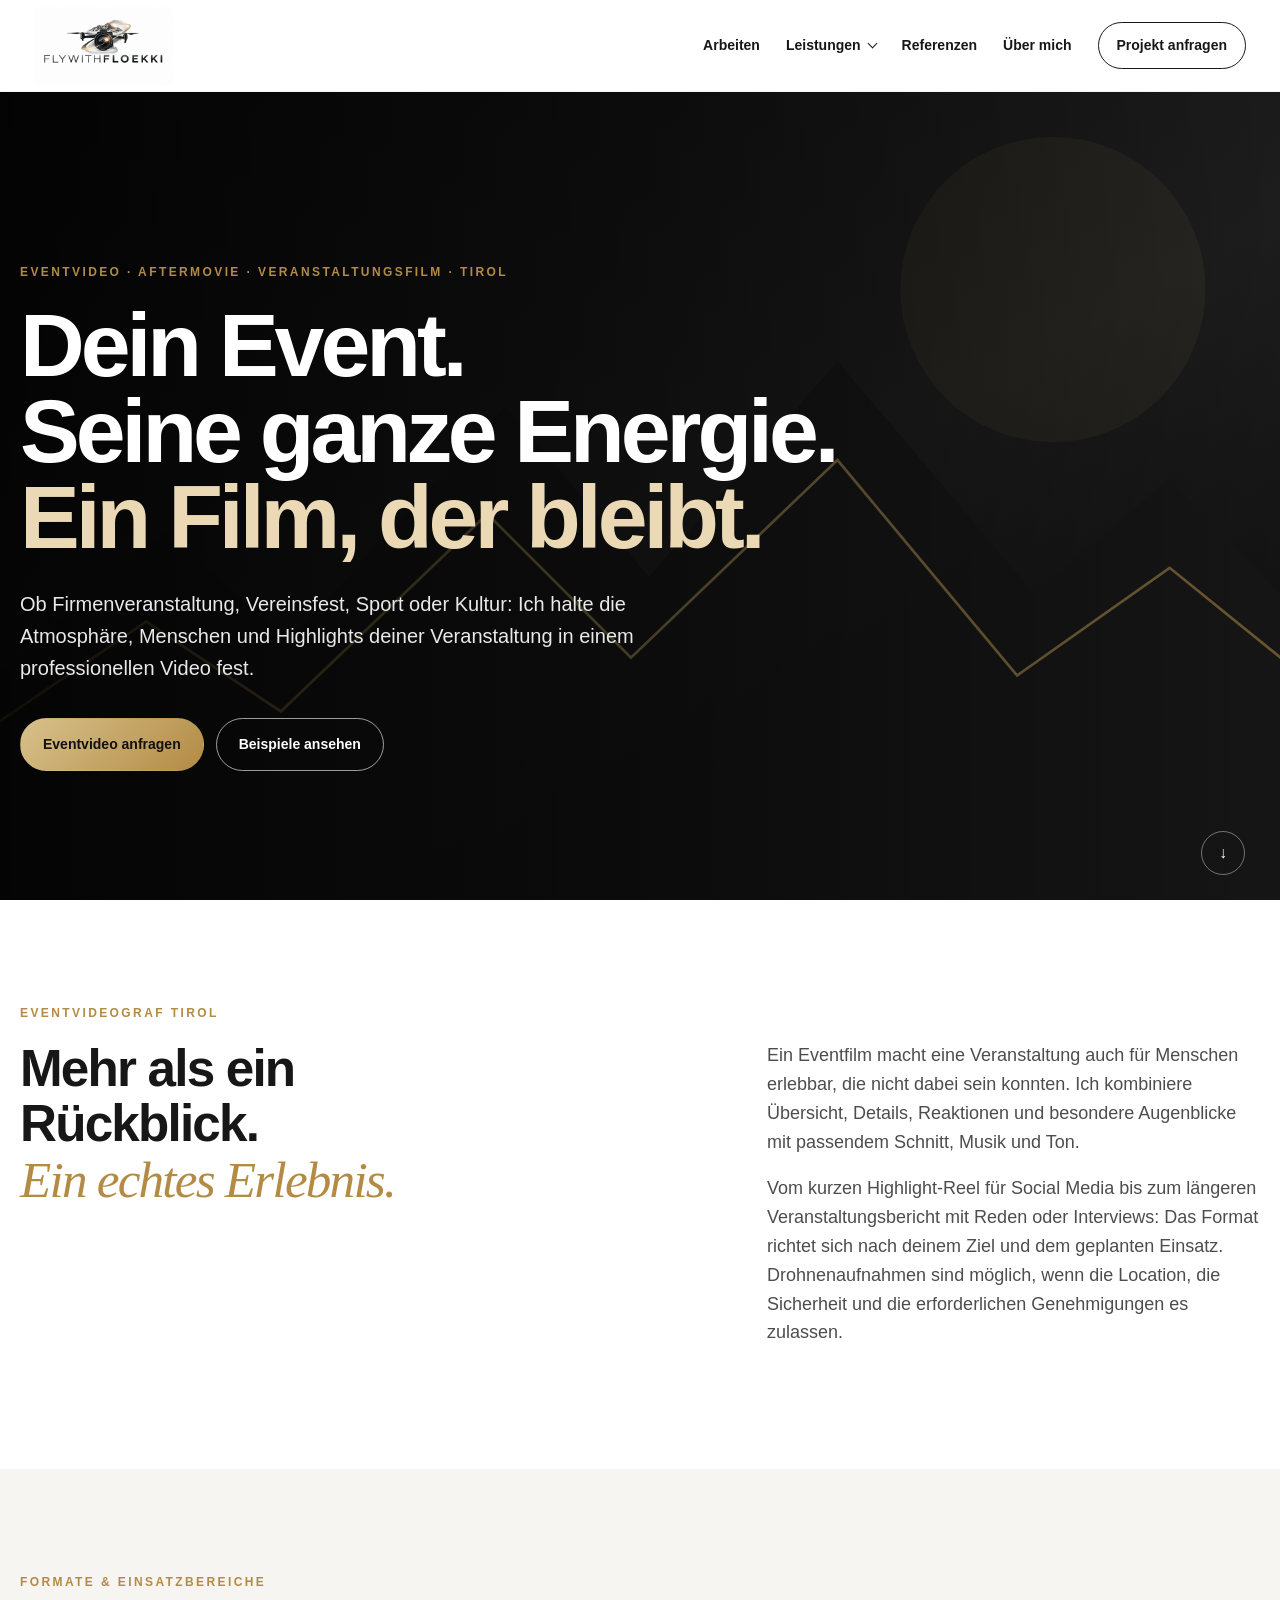
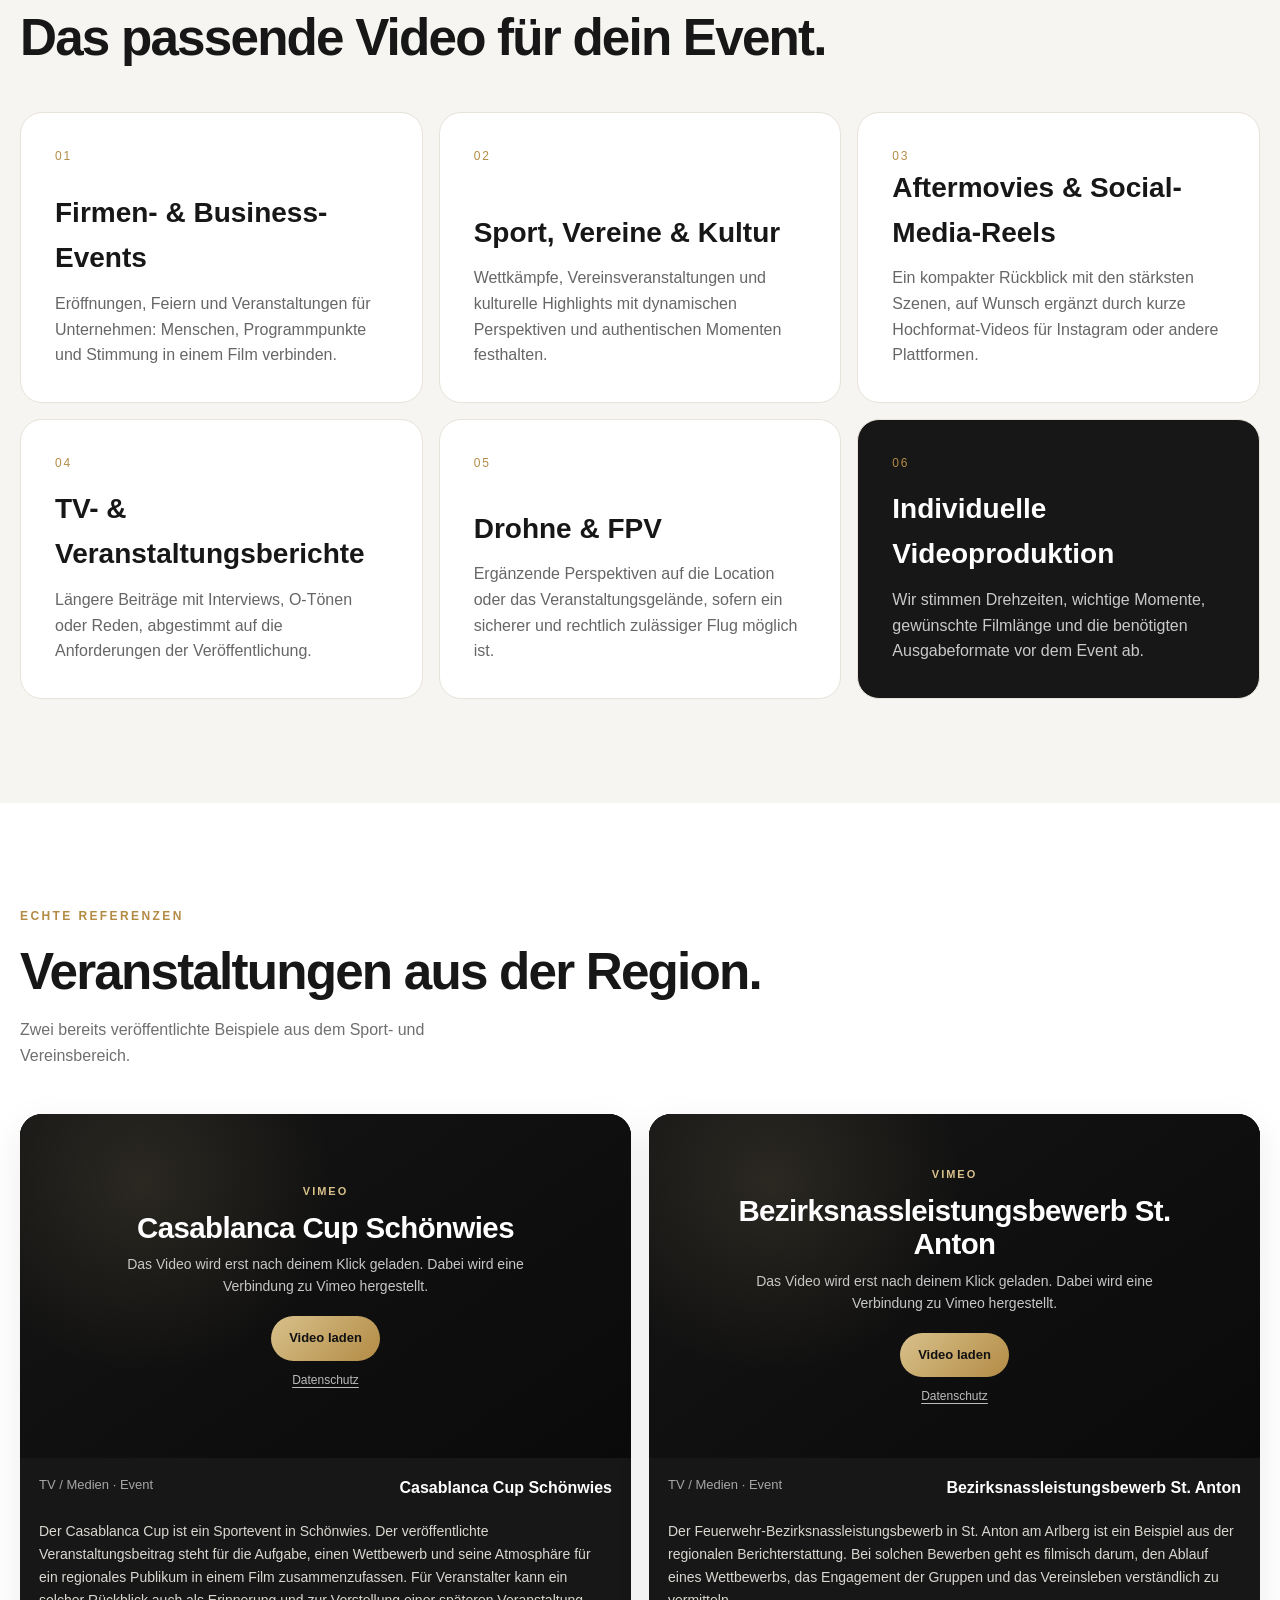
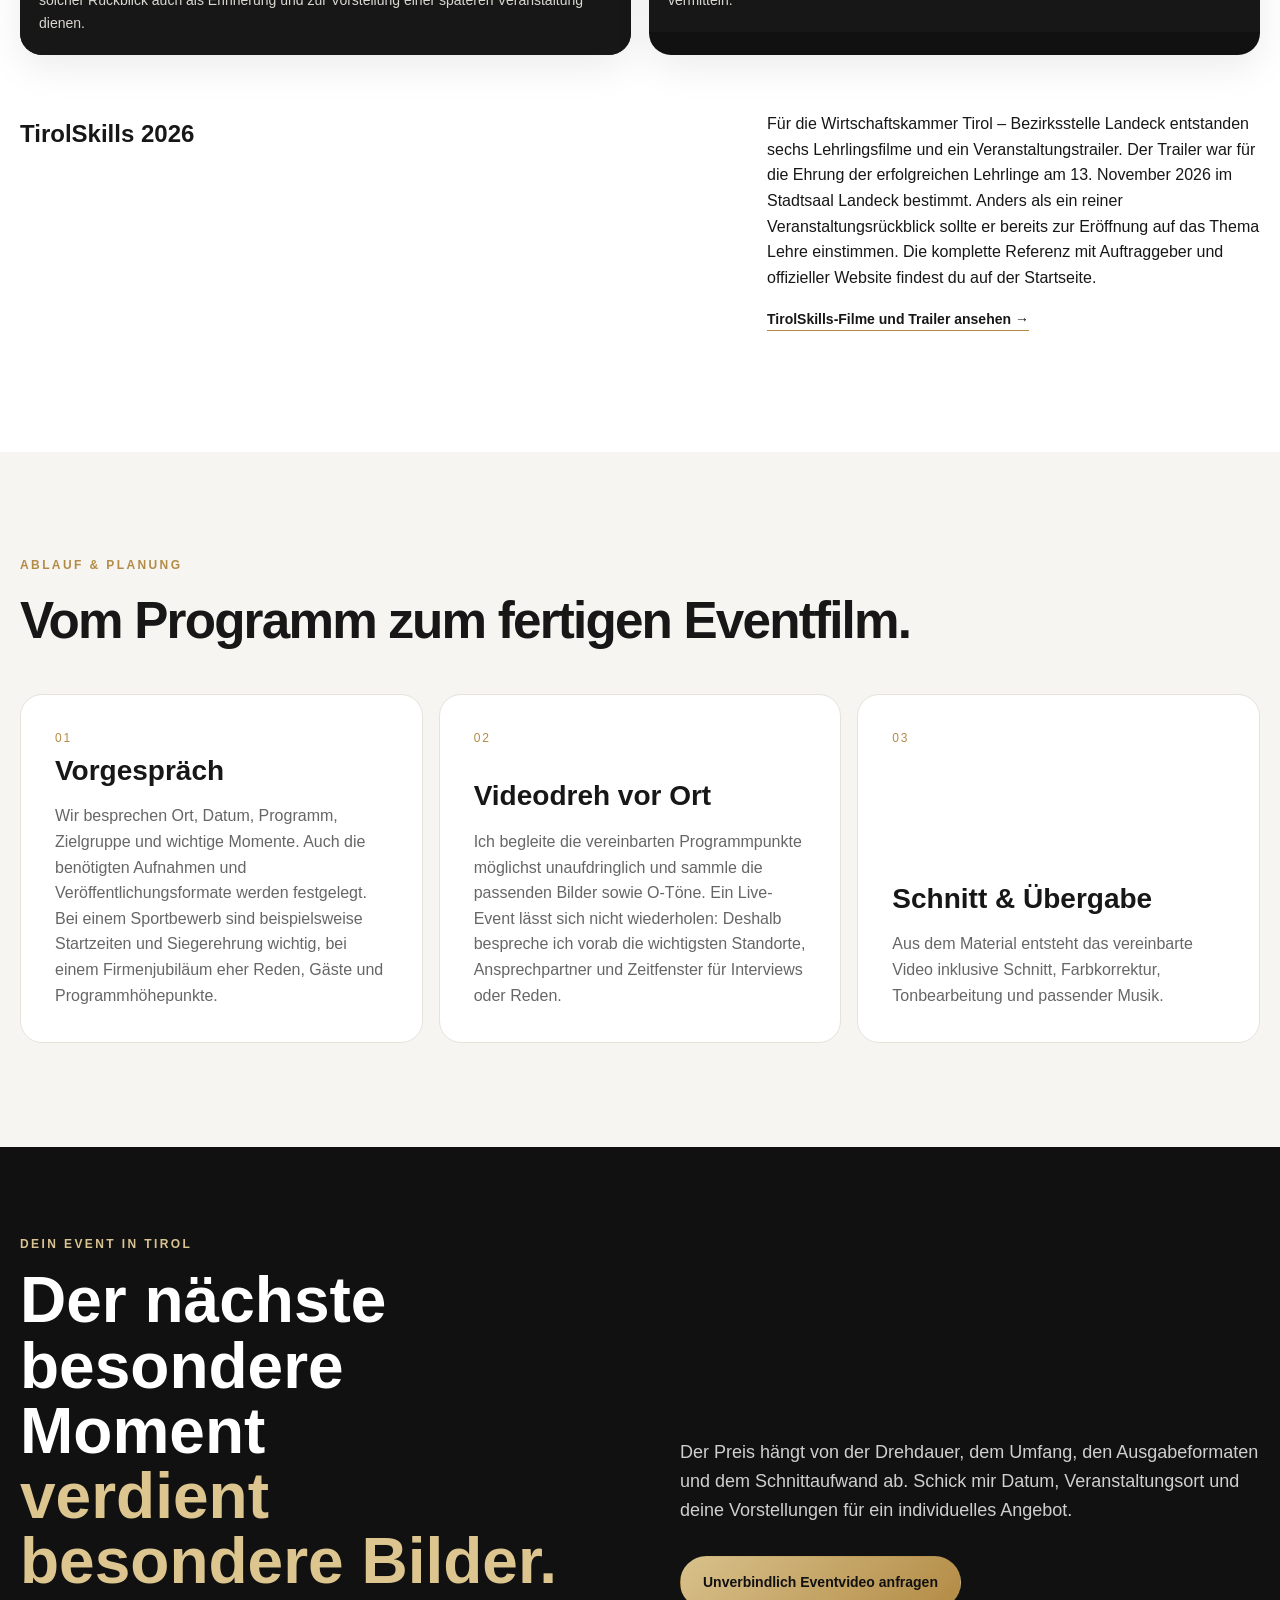
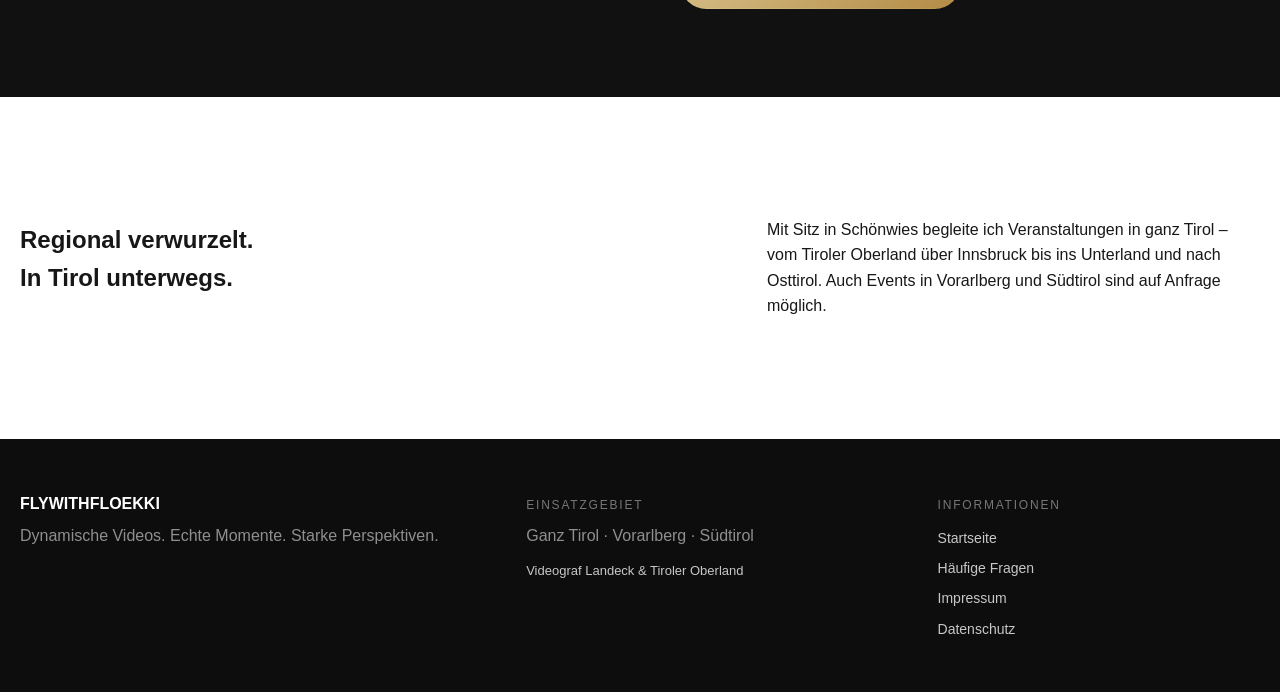
<file: eventvideo-tirol.html>
<!doctype html>
<html lang="de">
<head>
  <meta charset="utf-8">
  <meta name="viewport" content="width=device-width, initial-scale=1">
  <link rel="icon" type="image/png" href="/assets/logo.png">
  <title>Eventvideo Tirol | Veranstaltungsvideo &amp; Aftermovie | Flywithfloekki</title>
  <meta name="description" content="Eventvideos in Tirol von Flywithfloekki: Aftermovies, Firmenveranstaltungen, Sportevents, Vereinsfeste und Videobeiträge in Landeck, Imst und ganz Tirol.">
  <link rel="canonical" href="https://flywithfloekki.at/eventvideo-tirol.html">
  <meta property="og:title" content="Eventvideo Tirol | Flywithfloekki">
  <meta property="og:description" content="Veranstaltungen, Menschen und besondere Momente als dynamisches Eventvideo, Aftermovie oder Social-Media-Clip festhalten.">
  <meta property="og:type" content="website">
  <meta property="og:url" content="https://flywithfloekki.at/eventvideo-tirol.html">
  <meta property="og:image" content="https://flywithfloekki.at/assets/logo.png">
  <link rel="stylesheet" href="styles.css?v=20261125-navigation">
  <script type="application/ld+json">
  {"@context":"https://schema.org","@type":"Service","name":"Eventvideos und Veranstaltungsvideos in Tirol","serviceType":"Eventvideografie, Aftermovies und Veranstaltungsberichte","url":"https://flywithfloekki.at/eventvideo-tirol.html","areaServed":["Tirol","Landeck","Imst","Tiroler Oberland","Vorarlberg","Südtirol"],"provider":{"@type":"ProfessionalService","name":"Flywithfloekki","url":"https://flywithfloekki.at/"}}
  </script>
</head>
<body>
  <header class="site-header">
    <a class="brand" href="/" aria-label="Flywithfloekki Startseite">
      <img src="assets/logo.png" alt="Flywithfloekki – Eventvideograf in Tirol">
    </a>
    <button class="nav-toggle" aria-label="Menü öffnen" aria-expanded="false">☰</button>
    <nav class="nav" aria-label="Hauptnavigation">
      <a href="/#wko-tirolskills">Arbeiten</a>
      <details class="nav-services">
        <summary>Leistungen <span aria-hidden="true" class="nav-caret"></span></summary>
        <div class="nav-service-links">
          <a href="/#leistungen">Alle Leistungen im Überblick</a>
          <a href="/firmenvideo-social-media-tirol.html">Imagefilm &amp; Firmenvideos</a>
          <a href="/hochzeitsvideograf-tirol.html">Hochzeitsvideos</a>
          <a href="/eventvideo-tirol.html" aria-current="page">Eventvideos</a>
          <a href="/drohnenaufnahmen-fpv-tirol.html">Drohnenaufnahmen &amp; FPV</a>
          <a href="/#individuelle-projekte">Individuelle Projekte anfragen</a>
        </div>
      </details>
      <a href="/#referenzen">Referenzen</a>
      <a href="/#ueber-mich">Über mich</a>
      <a href="/#kontakt" class="nav-cta">Projekt anfragen</a>
    </nav>
  </header>
  <main id="top">
    <section class="hero" aria-label="Eventvideograf Tirol">
      <div class="hero-media hero-fallback" role="img" aria-label="Stilisierte Berglandschaft"></div>
      <div class="hero-overlay"></div>
      <div class="hero-content container">
        <p class="eyebrow">Eventvideo · Aftermovie · Veranstaltungsfilm · Tirol</p>
        <h1>Dein Event.<br>Seine ganze Energie.<br><span>Ein Film, der bleibt.</span></h1>
        <p class="hero-copy">Ob Firmenveranstaltung, Vereinsfest, Sport oder Kultur: Ich halte die Atmosphäre, Menschen und Highlights deiner Veranstaltung in einem professionellen Video fest.</p>
        <div class="hero-actions">
          <a class="button button-gold" href="/#kontakt">Eventvideo anfragen</a>
          <a class="button button-ghost" href="#event-beispiele">Beispiele ansehen</a>
        </div>
      </div>
      <a class="scroll-hint" href="#event-leistungen" aria-label="Zu den Eventvideo-Leistungen">↓</a>
    </section>
    <section id="event-leistungen" class="intro section container">
      <div class="section-label">Eventvideograf Tirol</div>
      <div class="intro-grid">
        <h2>Mehr als ein<br>Rückblick.<br><em>Ein echtes Erlebnis.</em></h2>
        <div>
          <p>Ein Eventfilm macht eine Veranstaltung auch für Menschen erlebbar, die nicht dabei sein konnten. Ich kombiniere Übersicht, Details, Reaktionen und besondere Augenblicke mit passendem Schnitt, Musik und Ton.</p>
          <p>Vom kurzen Highlight-Reel für Social Media bis zum längeren Veranstaltungsbericht mit Reden oder Interviews: Das Format richtet sich nach deinem Ziel und dem geplanten Einsatz. Drohnenaufnahmen sind möglich, wenn die Location, die Sicherheit und die erforderlichen Genehmigungen es zulassen.</p>
        </div>
      </div>
    </section>
    <section class="section soft-bg">
      <div class="container">
        <div class="section-heading"><div class="section-label">Formate &amp; Einsatzbereiche</div><h2>Das passende Video für dein Event.</h2></div>
        <div class="cards">
          <article class="card"><span class="card-number">01</span><h3>Firmen- &amp; Business-Events</h3><p>Eröffnungen, Feiern und Veranstaltungen für Unternehmen: Menschen, Programmpunkte und Stimmung in einem Film verbinden.</p></article>
          <article class="card"><span class="card-number">02</span><h3>Sport, Vereine &amp; Kultur</h3><p>Wettkämpfe, Vereinsveranstaltungen und kulturelle Highlights mit dynamischen Perspektiven und authentischen Momenten festhalten.</p></article>
          <article class="card"><span class="card-number">03</span><h3>Aftermovies &amp; Social-Media-Reels</h3><p>Ein kompakter Rückblick mit den stärksten Szenen, auf Wunsch ergänzt durch kurze Hochformat-Videos für Instagram oder andere Plattformen.</p></article>
          <article class="card"><span class="card-number">04</span><h3>TV- &amp; Veranstaltungsberichte</h3><p>Längere Beiträge mit Interviews, O-Tönen oder Reden, abgestimmt auf die Anforderungen der Veröffentlichung.</p></article>
          <article class="card"><span class="card-number">05</span><h3>Drohne &amp; FPV</h3><p>Ergänzende Perspektiven auf die Location oder das Veranstaltungsgelände, sofern ein sicherer und rechtlich zulässiger Flug möglich ist.</p></article>
          <article class="card dark-card"><span class="card-number">06</span><h3>Individuelle Videoproduktion</h3><p>Wir stimmen Drehzeiten, wichtige Momente, gewünschte Filmlänge und die benötigten Ausgabeformate vor dem Event ab.</p></article>
        </div>
      </div>
    </section>
    <section id="event-beispiele" class="section container">
      <div class="section-heading"><div class="section-label">Echte Referenzen</div><h2>Veranstaltungen aus der Region.</h2><p class="muted">Zwei bereits veröffentlichte Beispiele aus dem Sport- und Vereinsbereich.</p></div>
      <div class="portfolio-grid">
        <article id="casablanca-cup" class="portfolio-card">
            <div class="video-frame">
              <div class="media-consent" data-provider="vimeo" data-src="https://player.vimeo.com/video/1210707846?dnt=1&title=0&byline=0&portrait=0" data-title="Casablanca Cup Schönwies">
                <div class="media-consent-content">
                  <span class="media-consent-kicker">Vimeo</span>
                  <strong>Casablanca Cup Schönwies</strong>
                  <p>Das Video wird erst nach deinem Klick geladen. Dabei wird eine Verbindung zu Vimeo hergestellt.</p>
                  <button type="button" class="media-load-button">Video laden</button>
                  <a class="media-consent-link" href="datenschutz.html#externe-medien">Datenschutz</a>
                </div>
              </div>
            </div>
            <div class="portfolio-meta"><span>TV / Medien · Event</span><strong>Casablanca Cup Schönwies</strong></div>
          <p class="project-video-description">Der Casablanca Cup ist ein Sportevent in Schönwies. Der veröffentlichte Veranstaltungsbeitrag steht für die Aufgabe, einen Wettbewerb und seine Atmosphäre für ein regionales Publikum in einem Film zusammenzufassen. Für Veranstalter kann ein solcher Rückblick auch als Erinnerung und zur Vorstellung einer späteren Veranstaltung dienen.</p>
          </article>
        <article id="bezirksnassleistungsbewerb" class="portfolio-card">
            <div class="video-frame">
              <div class="media-consent" data-provider="vimeo" data-src="https://player.vimeo.com/video/1206473995?dnt=1&title=0&byline=0&portrait=0" data-title="Bezirksnassleistungsbewerb St. Anton">
                <div class="media-consent-content">
                  <span class="media-consent-kicker">Vimeo</span>
                  <strong>Bezirksnassleistungsbewerb St. Anton</strong>
                  <p>Das Video wird erst nach deinem Klick geladen. Dabei wird eine Verbindung zu Vimeo hergestellt.</p>
                  <button type="button" class="media-load-button">Video laden</button>
                  <a class="media-consent-link" href="datenschutz.html#externe-medien">Datenschutz</a>
                </div>
              </div>
            </div>
            <div class="portfolio-meta"><span>TV / Medien · Event</span><strong>Bezirksnassleistungsbewerb St. Anton</strong></div>
          <p class="project-video-description">Der Feuerwehr-Bezirksnassleistungsbewerb in St. Anton am Arlberg ist ein Beispiel aus der regionalen Berichterstattung. Bei solchen Bewerben geht es filmisch darum, den Ablauf eines Wettbewerbs, das Engagement der Gruppen und das Vereinsleben verständlich zu vermitteln.</p>
          </article>
      </div>
      <div class="intro-grid" style="margin-top:40px">
        <h2>TirolSkills 2026</h2>
        <div><p>Für die Wirtschaftskammer Tirol – Bezirksstelle Landeck entstanden sechs Lehrlingsfilme und ein Veranstaltungstrailer. Der Trailer war für die Ehrung der erfolgreichen Lehrlinge am 13. November 2026 im Stadtsaal Landeck bestimmt. Anders als ein reiner Veranstaltungsrückblick sollte er bereits zur Eröffnung auf das Thema Lehre einstimmen. Die komplette Referenz mit Auftraggeber und offizieller Website findest du auf der Startseite.</p><p><a class="text-link" href="/#wko-tirolskills">TirolSkills-Filme und Trailer ansehen →</a></p></div>
      </div>
    </section>
    <section class="section soft-bg">
      <div class="container">
        <div class="section-heading"><div class="section-label">Ablauf &amp; Planung</div><h2>Vom Programm zum fertigen Eventfilm.</h2></div>
        <div class="cards">
          <article class="card"><span class="card-number">01</span><h3>Vorgespräch</h3><p>Wir besprechen Ort, Datum, Programm, Zielgruppe und wichtige Momente. Auch die benötigten Aufnahmen und Veröffentlichungsformate werden festgelegt. Bei einem Sportbewerb sind beispielsweise Startzeiten und Siegerehrung wichtig, bei einem Firmenjubiläum eher Reden, Gäste und Programmhöhepunkte.</p></article>
          <article class="card"><span class="card-number">02</span><h3>Videodreh vor Ort</h3><p>Ich begleite die vereinbarten Programmpunkte möglichst unaufdringlich und sammle die passenden Bilder sowie O-Töne. Ein Live-Event lässt sich nicht wiederholen: Deshalb bespreche ich vorab die wichtigsten Standorte, Ansprechpartner und Zeitfenster für Interviews oder Reden.</p></article>
          <article class="card"><span class="card-number">03</span><h3>Schnitt &amp; Übergabe</h3><p>Aus dem Material entsteht das vereinbarte Video inklusive Schnitt, Farbkorrektur, Tonbearbeitung und passender Musik.</p></article>
        </div>
      </div>
    </section>
    <section class="price-cta">
      <div class="container price-grid">
        <div><div class="section-label light">Dein Event in Tirol</div><h2>Der nächste besondere Moment<br><span>verdient besondere Bilder.</span></h2></div>
        <div><p>Der Preis hängt von der Drehdauer, dem Umfang, den Ausgabeformaten und dem Schnittaufwand ab. Schick mir Datum, Veranstaltungsort und deine Vorstellungen für ein individuelles Angebot.</p><a href="/#kontakt" class="button button-gold">Unverbindlich Eventvideo anfragen</a></div>
      </div>
    </section>
    <section class="section container">
      <div class="intro-grid"><h2>Regional verwurzelt.<br>In Tirol unterwegs.</h2><div><p>Mit Sitz in Schönwies begleite ich Veranstaltungen in ganz Tirol – vom Tiroler Oberland über Innsbruck bis ins Unterland und nach Osttirol. Auch Events in Vorarlberg und Südtirol sind auf Anfrage möglich.</p></div></div>
    </section>
  </main>
  <footer class="footer">
    <div class="container footer-grid">
      <div>
        <strong>FLYWITHFLOEKKI</strong>
        <p>Dynamische Videos. Echte Momente. Starke Perspektiven.</p>
      </div>

      <div>
        <span>Einsatzgebiet</span>
        <p>Ganz Tirol · Vorarlberg · Südtirol</p>
        <a class="footer-region-link" href="/videograf-landeck-tiroler-oberland.html">Videograf Landeck &amp; Tiroler Oberland</a>
      </div>

      <div>
        <span>Informationen</span>
        <div class="footer-links">
          <a href="/">Startseite</a>
          <a href="/faq.html">Häufige Fragen</a>
          <a href="/impressum.html">Impressum</a>
          <a href="/datenschutz.html">Datenschutz</a>
        </div>
      </div>
    </div>
  </footer>
  <script src="script.js?v=20261118-leistungen"></script>
</body>
</html>
</file>
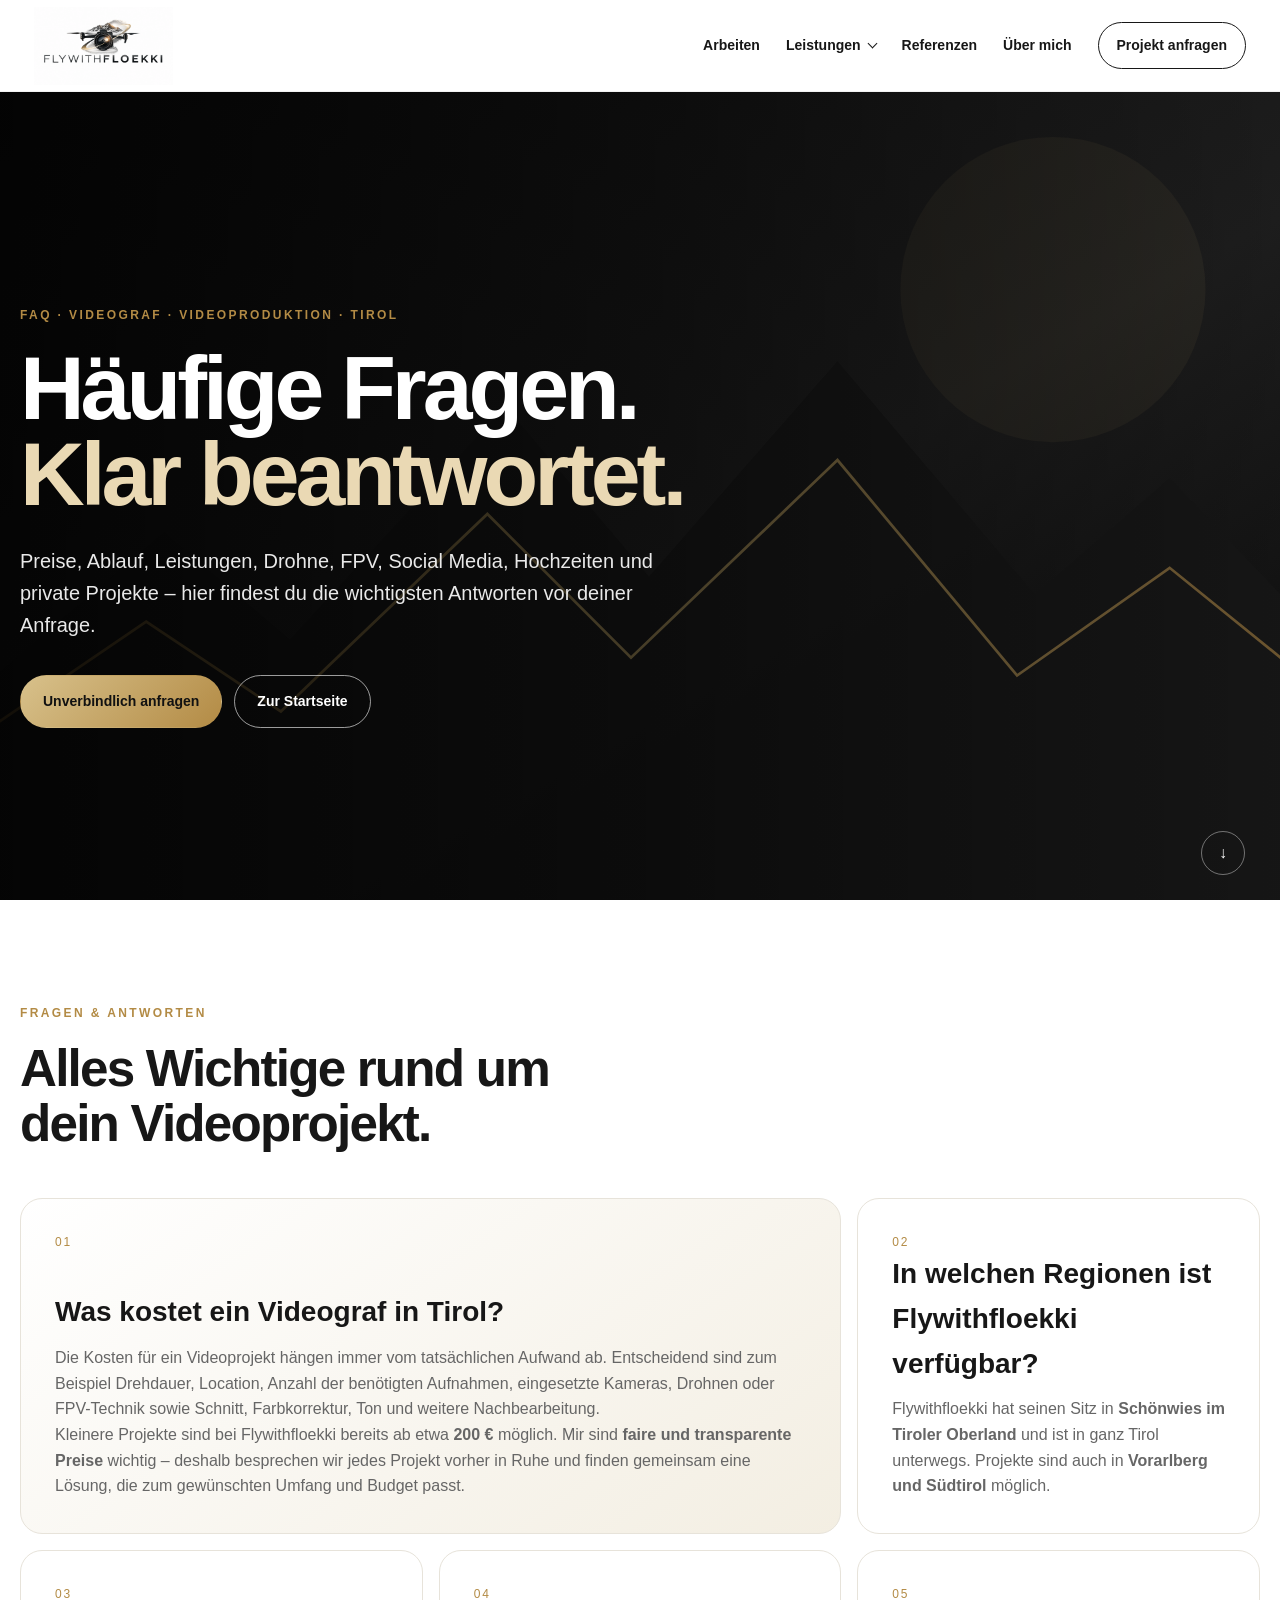
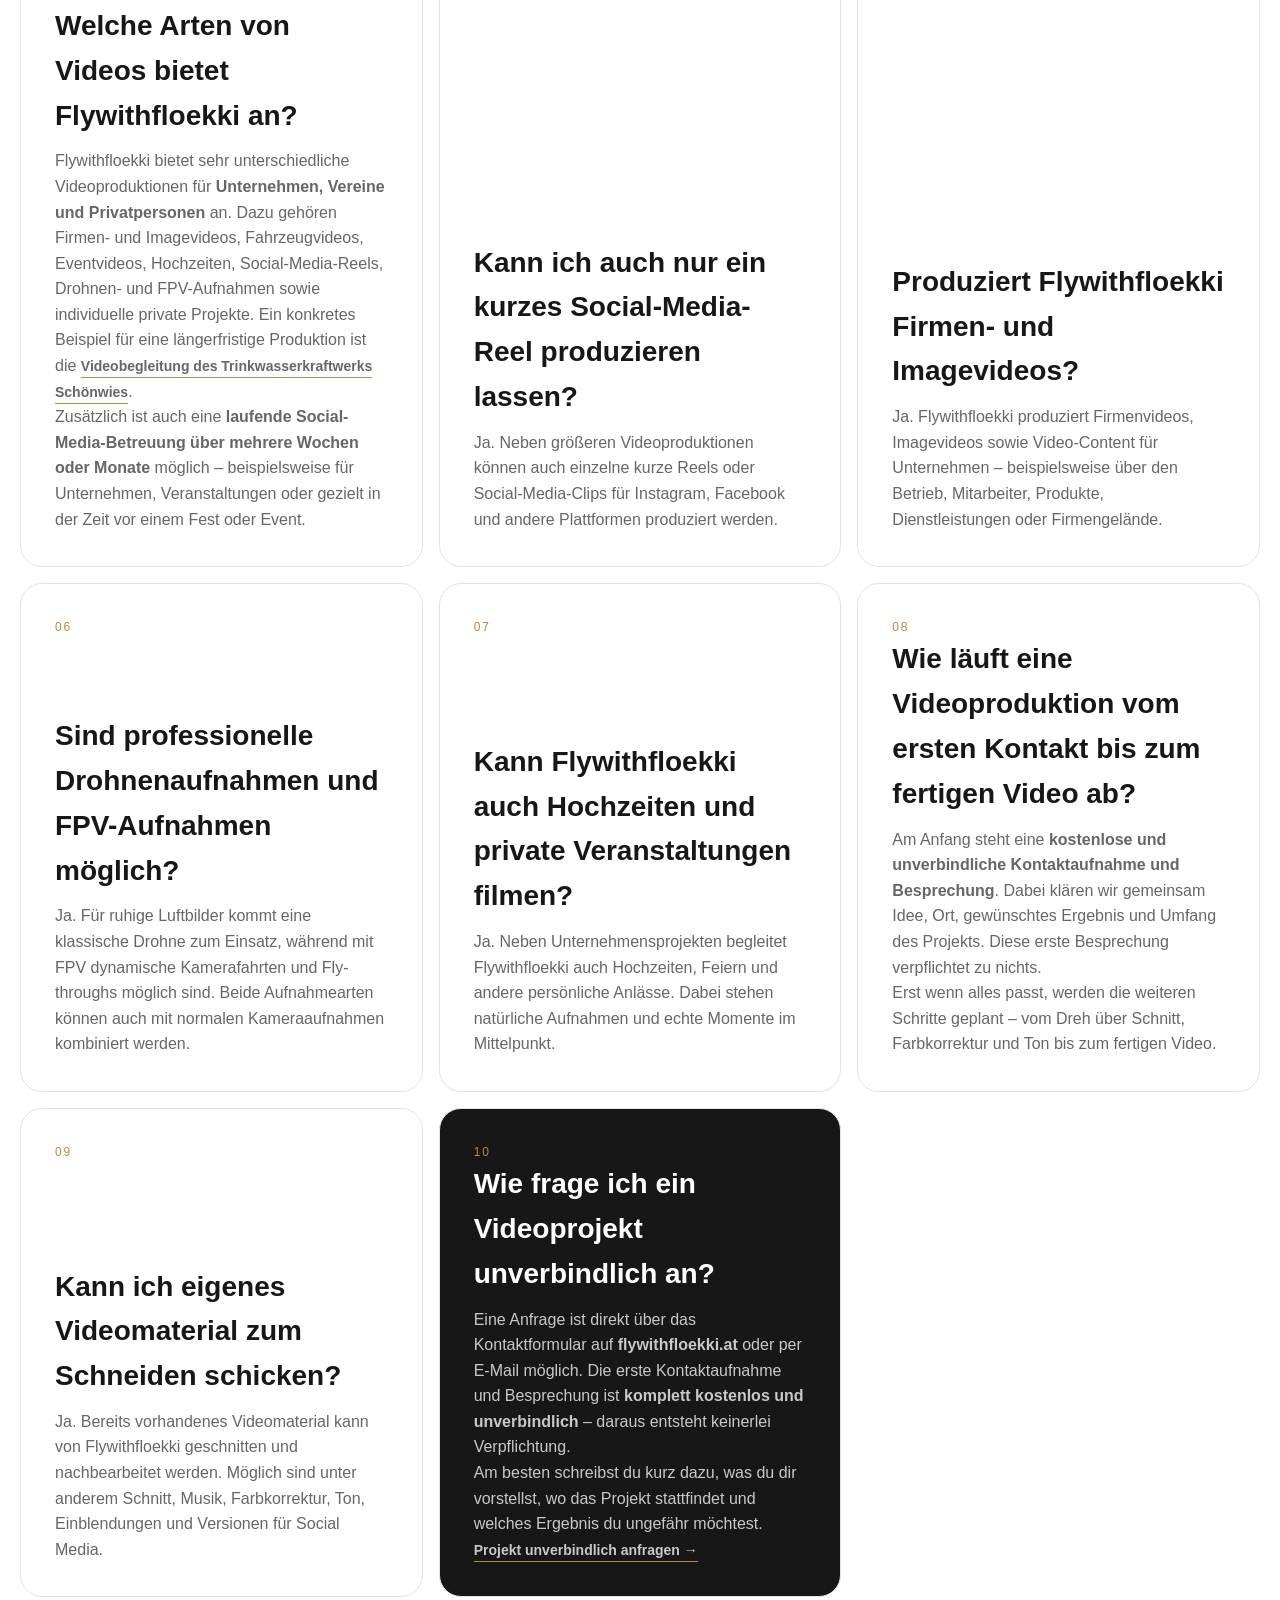
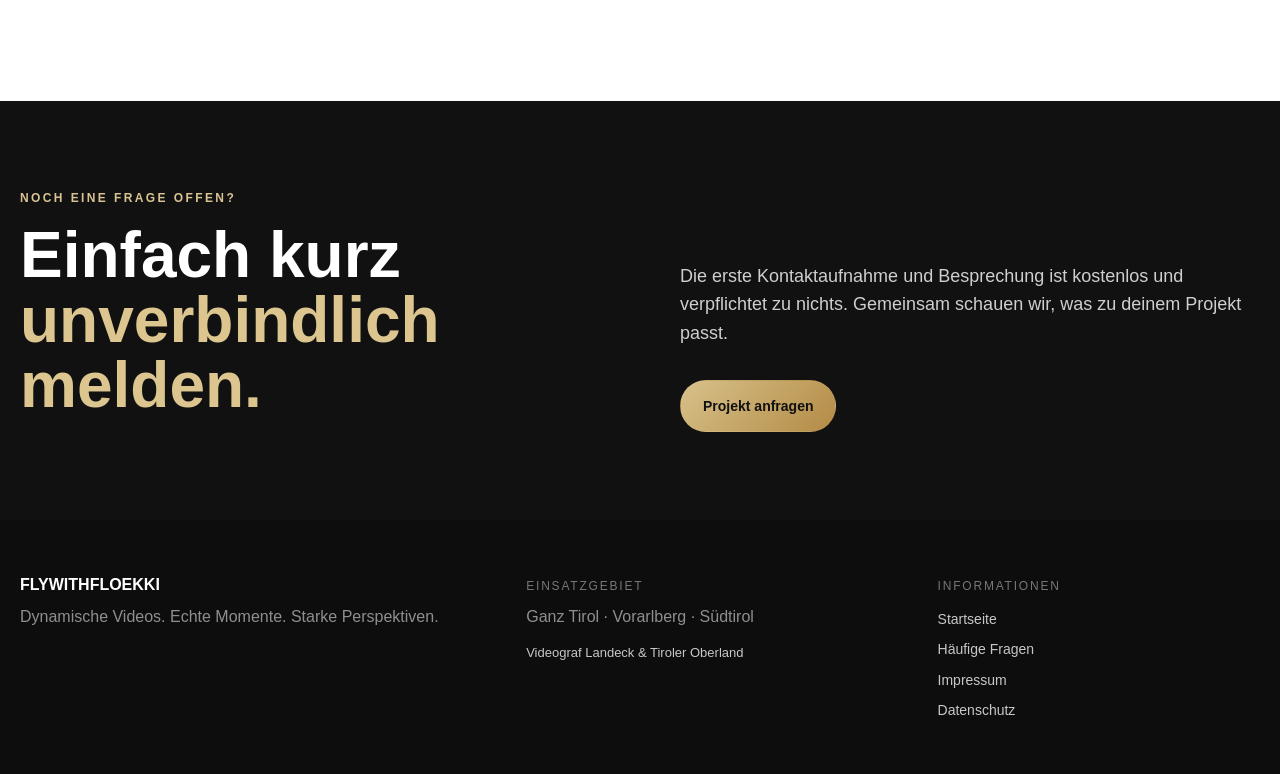
<file: faq.html>
<!doctype html>
<html lang="de">
<head>
  <meta charset="utf-8">
  <meta name="viewport" content="width=device-width, initial-scale=1">
  <link rel="icon" type="image/png" href="/assets/logo.png">
  <meta name="description" content="Häufige Fragen zu Flywithfloekki: Preise, Ablauf, Firmenvideos, Social Media, Drohnen- und FPV-Aufnahmen, Hochzeiten, private Projekte und Postproduktion.">
  <title>FAQ Videograf Tirol | Preise, Ablauf & Leistungen – Flywithfloekki</title>
  <link rel="canonical" href="https://flywithfloekki.at/faq.html">
  <meta property="og:title" content="FAQ Videograf Tirol | Flywithfloekki">
  <meta property="og:description" content="Antworten zu Preisen, Ablauf, Firmenvideos, Social Media, Drohne, FPV, Hochzeiten, privaten Projekten und Postproduktion.">
  <meta property="og:type" content="website">
  <meta property="og:url" content="https://flywithfloekki.at/faq.html">
  <meta property="og:image" content="https://flywithfloekki.at/assets/logo.png">
  <link rel="stylesheet" href="styles.css?v=20261125-navigation">

  <script type="application/ld+json">
  {
    "@context": "https://schema.org",
    "@type": "FAQPage",
    "mainEntity": [
      {
        "@type": "Question",
        "name": "Was kostet ein Videograf in Tirol?",
        "acceptedAnswer": {
          "@type": "Answer",
          "text": "Die Kosten für ein Videoprojekt hängen immer vom tatsächlichen Aufwand ab. Entscheidend sind zum Beispiel Drehdauer, Location, Anzahl der benötigten Aufnahmen, eingesetzte Kameras, Drohnen oder FPV-Technik sowie Schnitt, Farbkorrektur, Ton und weitere Nachbearbeitung. Kleinere Projekte sind bei Flywithfloekki bereits ab etwa 200 Euro möglich. Faire und transparente Preise sind wichtig, deshalb wird jedes Projekt vorher in Ruhe besprochen und gemeinsam eine Lösung gefunden, die zum gewünschten Umfang und Budget passt."
        }
      },
      {
        "@type": "Question",
        "name": "In welchen Regionen ist Flywithfloekki verfügbar?",
        "acceptedAnswer": {
          "@type": "Answer",
          "text": "Flywithfloekki hat seinen Sitz in Schönwies im Tiroler Oberland und ist in ganz Tirol unterwegs. Projekte sind auch in Vorarlberg und Südtirol möglich."
        }
      },
      {
        "@type": "Question",
        "name": "Welche Arten von Videos bietet Flywithfloekki an?",
        "acceptedAnswer": {
          "@type": "Answer",
          "text": "Flywithfloekki bietet Videoproduktionen für Unternehmen, Vereine und Privatpersonen an. Dazu gehören Firmen- und Imagevideos, Fahrzeugvideos, Eventvideos, Hochzeiten, Social-Media-Reels, Drohnen- und FPV-Aufnahmen sowie individuelle private Projekte. Zusätzlich ist eine laufende Social-Media-Betreuung über mehrere Wochen oder Monate möglich, etwa für Unternehmen, Veranstaltungen oder gezielt vor einem Fest oder Event."
        }
      },
      {
        "@type": "Question",
        "name": "Kann ich auch nur ein kurzes Social-Media-Reel produzieren lassen?",
        "acceptedAnswer": {
          "@type": "Answer",
          "text": "Ja. Neben größeren Videoproduktionen können auch einzelne kurze Reels oder Social-Media-Clips für Instagram, Facebook und andere Plattformen produziert werden."
        }
      },
      {
        "@type": "Question",
        "name": "Produziert Flywithfloekki Firmen- und Imagevideos?",
        "acceptedAnswer": {
          "@type": "Answer",
          "text": "Ja. Flywithfloekki produziert Firmenvideos, Imagevideos sowie Video-Content für Unternehmen, beispielsweise über den Betrieb, Mitarbeiter, Produkte, Dienstleistungen oder Firmengelände."
        }
      },
      {
        "@type": "Question",
        "name": "Sind professionelle Drohnenaufnahmen und FPV-Aufnahmen möglich?",
        "acceptedAnswer": {
          "@type": "Answer",
          "text": "Ja. Für ruhige Luftbilder kommt eine klassische Drohne zum Einsatz, während mit FPV dynamische Kamerafahrten und Fly-throughs möglich sind. Beide Aufnahmearten können auch mit normalen Kameraaufnahmen kombiniert werden."
        }
      },
      {
        "@type": "Question",
        "name": "Kann Flywithfloekki auch Hochzeiten und private Veranstaltungen filmen?",
        "acceptedAnswer": {
          "@type": "Answer",
          "text": "Ja. Neben Unternehmensprojekten begleitet Flywithfloekki auch Hochzeiten, Feiern und andere persönliche Anlässe. Dabei stehen natürliche Aufnahmen und echte Momente im Mittelpunkt."
        }
      },
      {
        "@type": "Question",
        "name": "Wie läuft eine Videoproduktion vom ersten Kontakt bis zum fertigen Video ab?",
        "acceptedAnswer": {
          "@type": "Answer",
          "text": "Am Anfang steht eine kostenlose und unverbindliche Kontaktaufnahme und Besprechung. Dabei werden Idee, Ort, gewünschtes Ergebnis und Umfang des Projekts gemeinsam geklärt. Diese erste Besprechung verpflichtet zu nichts. Erst wenn alles passt, werden die weiteren Schritte geplant – vom Dreh über Schnitt, Farbkorrektur und Ton bis zum fertigen Video."
        }
      },
      {
        "@type": "Question",
        "name": "Kann ich eigenes Videomaterial zum Schneiden schicken?",
        "acceptedAnswer": {
          "@type": "Answer",
          "text": "Ja. Bereits vorhandenes Videomaterial kann von Flywithfloekki geschnitten und nachbearbeitet werden. Möglich sind unter anderem Schnitt, Musik, Farbkorrektur, Ton, Einblendungen und Versionen für Social Media."
        }
      },
      {
        "@type": "Question",
        "name": "Wie frage ich ein Videoprojekt unverbindlich an?",
        "acceptedAnswer": {
          "@type": "Answer",
          "text": "Eine Anfrage ist direkt über das Kontaktformular auf flywithfloekki.at oder per E-Mail möglich. Die erste Kontaktaufnahme und Besprechung ist komplett kostenlos und unverbindlich – daraus entsteht keinerlei Verpflichtung. Am besten werden kurz Projektart, Ort und gewünschtes Ergebnis beschrieben."
        }
      }
    ]
  }
  </script>
</head>
<body>
  <header class="site-header">
    <a class="brand" href="/" aria-label="Flywithfloekki Startseite">
      <img src="assets/logo.png" alt="Flywithfloekki Logo – Videograf und Videoproduktion in Tirol">
    </a>
    <button class="nav-toggle" aria-label="Menü öffnen" aria-expanded="false">☰</button>
    <nav class="nav" aria-label="Hauptnavigation">
      <a href="/#wko-tirolskills">Arbeiten</a>
      <details class="nav-services">
        <summary>Leistungen <span aria-hidden="true" class="nav-caret"></span></summary>
        <div class="nav-service-links">
          <a href="/#leistungen">Alle Leistungen im Überblick</a>
          <a href="/firmenvideo-social-media-tirol.html">Imagefilm &amp; Firmenvideos</a>
          <a href="/hochzeitsvideograf-tirol.html">Hochzeitsvideos</a>
          <a href="/eventvideo-tirol.html">Eventvideos</a>
          <a href="/drohnenaufnahmen-fpv-tirol.html">Drohnenaufnahmen &amp; FPV</a>
          <a href="/#individuelle-projekte">Individuelle Projekte anfragen</a>
        </div>
      </details>
      <a href="/#referenzen">Referenzen</a>
      <a href="/#ueber-mich">Über mich</a>
      <a href="/#kontakt" class="nav-cta">Projekt anfragen</a>
    </nav>
  </header>

  <main id="top">
    <section class="hero" aria-label="Häufige Fragen zu Flywithfloekki">
      <div class="hero-media hero-fallback" role="img" aria-label="Flywithfloekki Videoproduktion in Tirol"></div>
      <div class="hero-overlay"></div>
      <div class="hero-content container">
        <p class="eyebrow">FAQ · Videograf · Videoproduktion · Tirol</p>
        <h1>Häufige Fragen.<br><span>Klar beantwortet.</span></h1>
        <p class="hero-copy">Preise, Ablauf, Leistungen, Drohne, FPV, Social Media, Hochzeiten und private Projekte – hier findest du die wichtigsten Antworten vor deiner Anfrage.</p>
        <div class="hero-actions">
          <a class="button button-gold" href="/#kontakt">Unverbindlich anfragen</a>
          <a class="button button-ghost" href="/">Zur Startseite</a>
        </div>
      </div>
      <a class="scroll-hint" href="#fragen" aria-label="Weiter nach unten">↓</a>
    </section>

    <section id="fragen" class="section container">
      <div class="section-heading">
        <div class="section-label">Fragen & Antworten</div>
        <h2>Alles Wichtige rund um<br>dein Videoprojekt.</h2>
      </div>

      <div class="cards">
        <article class="card featured">
          <span class="card-number">01</span>
          <h3>Was kostet ein Videograf in Tirol?</h3>
          <p>Die Kosten für ein Videoprojekt hängen immer vom tatsächlichen Aufwand ab. Entscheidend sind zum Beispiel Drehdauer, Location, Anzahl der benötigten Aufnahmen, eingesetzte Kameras, Drohnen oder FPV-Technik sowie Schnitt, Farbkorrektur, Ton und weitere Nachbearbeitung.</p>
          <p>Kleinere Projekte sind bei Flywithfloekki bereits ab etwa <strong>200 €</strong> möglich. Mir sind <strong>faire und transparente Preise</strong> wichtig – deshalb besprechen wir jedes Projekt vorher in Ruhe und finden gemeinsam eine Lösung, die zum gewünschten Umfang und Budget passt.</p>
        </article>

        <article class="card">
          <span class="card-number">02</span>
          <h3>In welchen Regionen ist Flywithfloekki verfügbar?</h3>
          <p>Flywithfloekki hat seinen Sitz in <strong>Schönwies im Tiroler Oberland</strong> und ist in ganz Tirol unterwegs. Projekte sind auch in <strong>Vorarlberg und Südtirol</strong> möglich.</p>
        </article>

        <article class="card">
          <span class="card-number">03</span>
          <h3>Welche Arten von Videos bietet Flywithfloekki an?</h3>
          <p>Flywithfloekki bietet sehr unterschiedliche Videoproduktionen für <strong>Unternehmen, Vereine und Privatpersonen</strong> an. Dazu gehören Firmen- und Imagevideos, Fahrzeugvideos, Eventvideos, Hochzeiten, Social-Media-Reels, Drohnen- und FPV-Aufnahmen sowie individuelle private Projekte. Ein konkretes Beispiel für eine längerfristige Produktion ist die <a class="text-link" href="/trinkwasserkraftwerk-schoenwies-videoproduktion.html">Videobegleitung des Trinkwasserkraftwerks Schönwies</a>.</p>
          <p>Zusätzlich ist auch eine <strong>laufende Social-Media-Betreuung über mehrere Wochen oder Monate</strong> möglich – beispielsweise für Unternehmen, Veranstaltungen oder gezielt in der Zeit vor einem Fest oder Event.</p>
        </article>

        <article class="card">
          <span class="card-number">04</span>
          <h3>Kann ich auch nur ein kurzes Social-Media-Reel produzieren lassen?</h3>
          <p>Ja. Neben größeren Videoproduktionen können auch einzelne kurze Reels oder Social-Media-Clips für Instagram, Facebook und andere Plattformen produziert werden.</p>
        </article>

        <article class="card">
          <span class="card-number">05</span>
          <h3>Produziert Flywithfloekki Firmen- und Imagevideos?</h3>
          <p>Ja. Flywithfloekki produziert Firmenvideos, Imagevideos sowie Video-Content für Unternehmen – beispielsweise über den Betrieb, Mitarbeiter, Produkte, Dienstleistungen oder Firmengelände.</p>
          
        </article>

        <article class="card">
          <span class="card-number">06</span>
          <h3>Sind professionelle Drohnenaufnahmen und FPV-Aufnahmen möglich?</h3>
          <p>Ja. Für ruhige Luftbilder kommt eine klassische Drohne zum Einsatz, während mit FPV dynamische Kamerafahrten und Fly-throughs möglich sind. Beide Aufnahmearten können auch mit normalen Kameraaufnahmen kombiniert werden.</p>
          
        </article>

        <article class="card">
          <span class="card-number">07</span>
          <h3>Kann Flywithfloekki auch Hochzeiten und private Veranstaltungen filmen?</h3>
          <p>Ja. Neben Unternehmensprojekten begleitet Flywithfloekki auch Hochzeiten, Feiern und andere persönliche Anlässe. Dabei stehen natürliche Aufnahmen und echte Momente im Mittelpunkt.</p>
          
        </article>

        <article class="card">
          <span class="card-number">08</span>
          <h3>Wie läuft eine Videoproduktion vom ersten Kontakt bis zum fertigen Video ab?</h3>
          <p>Am Anfang steht eine <strong>kostenlose und unverbindliche Kontaktaufnahme und Besprechung</strong>. Dabei klären wir gemeinsam Idee, Ort, gewünschtes Ergebnis und Umfang des Projekts. Diese erste Besprechung verpflichtet zu nichts.</p>
          <p>Erst wenn alles passt, werden die weiteren Schritte geplant – vom Dreh über Schnitt, Farbkorrektur und Ton bis zum fertigen Video.</p>
        </article>

        <article class="card">
          <span class="card-number">09</span>
          <h3>Kann ich eigenes Videomaterial zum Schneiden schicken?</h3>
          <p>Ja. Bereits vorhandenes Videomaterial kann von Flywithfloekki geschnitten und nachbearbeitet werden. Möglich sind unter anderem Schnitt, Musik, Farbkorrektur, Ton, Einblendungen und Versionen für Social Media.</p>
        </article>

        <article class="card dark-card">
          <span class="card-number">10</span>
          <h3>Wie frage ich ein Videoprojekt unverbindlich an?</h3>
          <p>Eine Anfrage ist direkt über das Kontaktformular auf <strong>flywithfloekki.at</strong> oder per E-Mail möglich. Die erste Kontaktaufnahme und Besprechung ist <strong>komplett kostenlos und unverbindlich</strong> – daraus entsteht keinerlei Verpflichtung.</p>
          <p>Am besten schreibst du kurz dazu, was du dir vorstellst, wo das Projekt stattfindet und welches Ergebnis du ungefähr möchtest.</p>
          <p><a class="text-link" href="/#kontakt">Projekt unverbindlich anfragen →</a></p>
        </article>
      </div>
    </section>

    <section class="price-cta">
      <div class="container price-grid">
        <div>
          <div class="section-label light">Noch eine Frage offen?</div>
          <h2>Einfach kurz<br><span>unverbindlich melden.</span></h2>
        </div>
        <div>
          <p>Die erste Kontaktaufnahme und Besprechung ist kostenlos und verpflichtet zu nichts. Gemeinsam schauen wir, was zu deinem Projekt passt.</p>
          <a href="/#kontakt" class="button button-gold">Projekt anfragen</a>
        </div>
      </div>
    </section>
  </main>

  <footer class="footer">
    <div class="container footer-grid">
      <div>
        <strong>FLYWITHFLOEKKI</strong>
        <p>Dynamische Videos. Echte Momente. Starke Perspektiven.</p>
      </div>

      <div>
        <span>Einsatzgebiet</span>
        <p>Ganz Tirol · Vorarlberg · Südtirol</p>
        <a class="footer-region-link" href="/videograf-landeck-tiroler-oberland.html">Videograf Landeck &amp; Tiroler Oberland</a>
      </div>

      <div>
        <span>Informationen</span>
        <div class="footer-links">
          <a href="/">Startseite</a>
          <a href="/faq.html" aria-current="page">Häufige Fragen</a>
          <a href="/impressum.html">Impressum</a>
          <a href="/datenschutz.html">Datenschutz</a>
        </div>
      </div>
    </div>
  </footer>

  <script src="script.js?v=20261118-leistungen"></script>
</body>
</html>
</file>
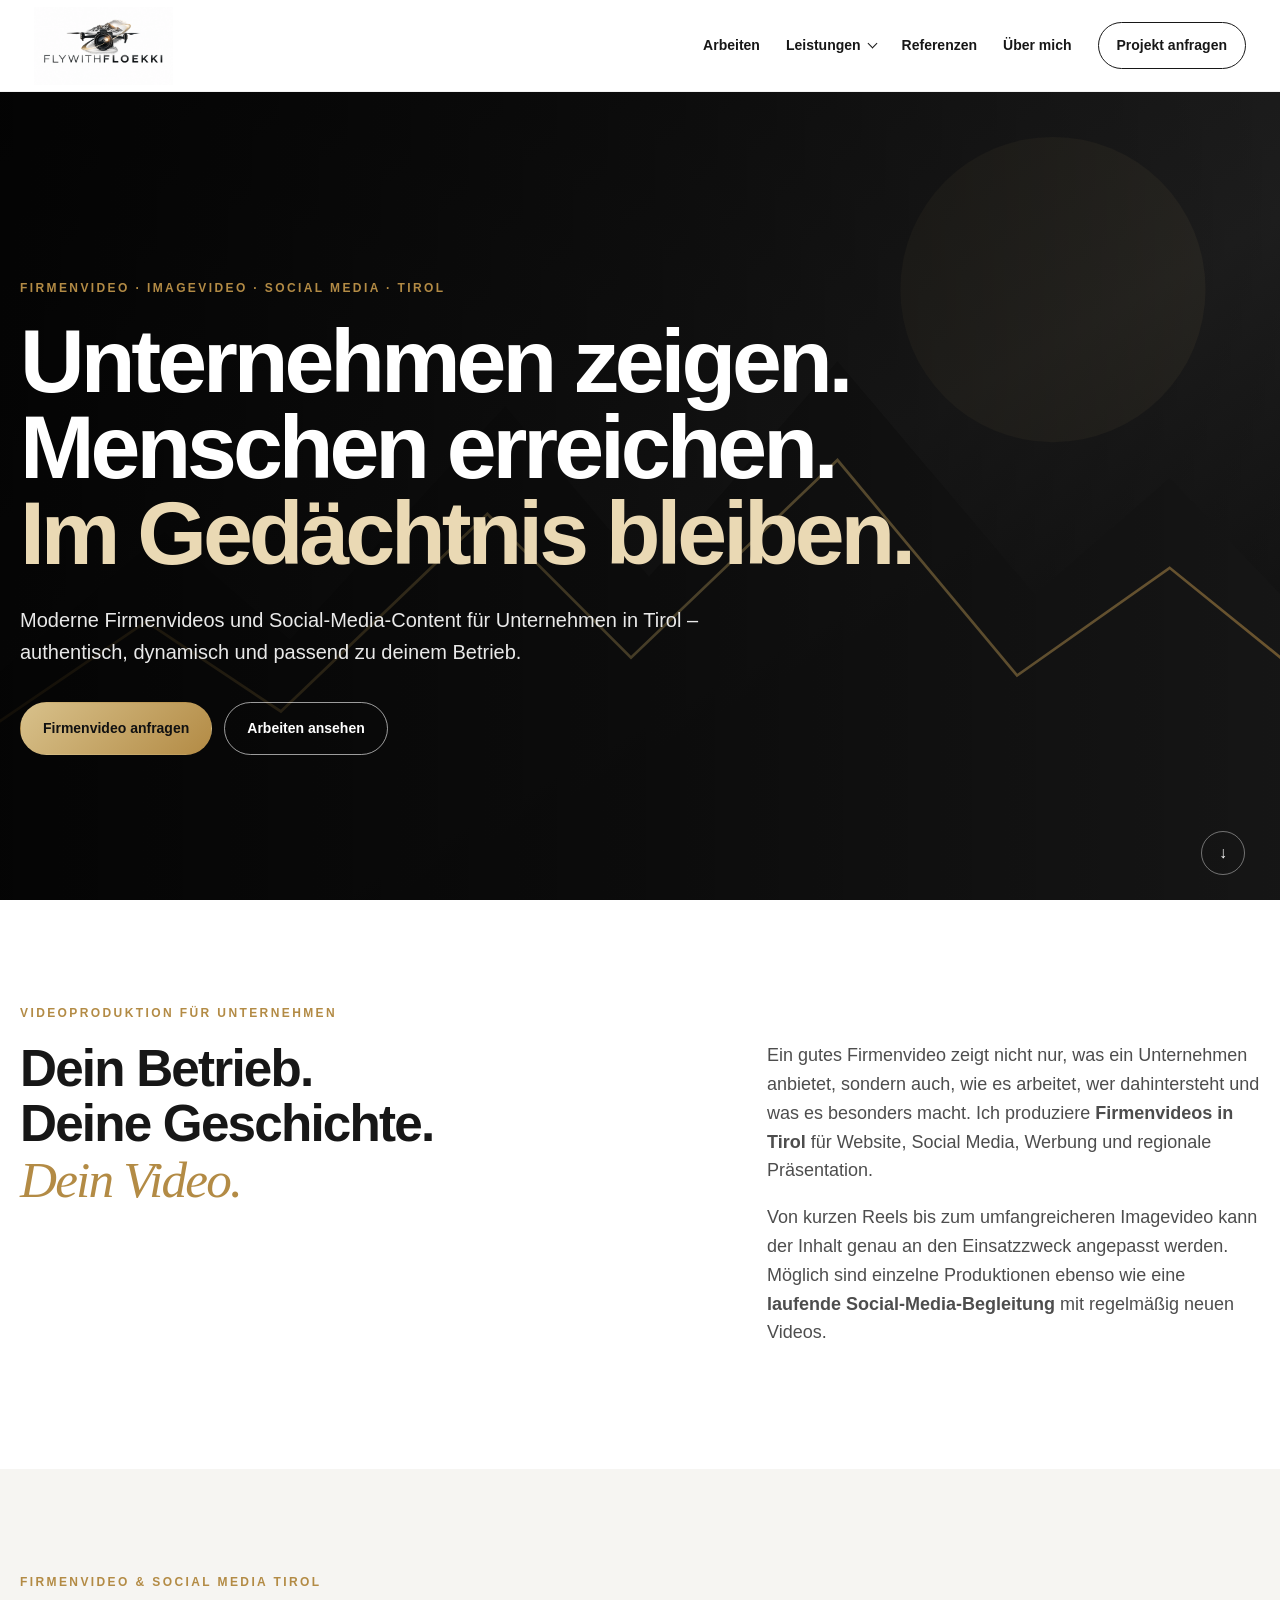
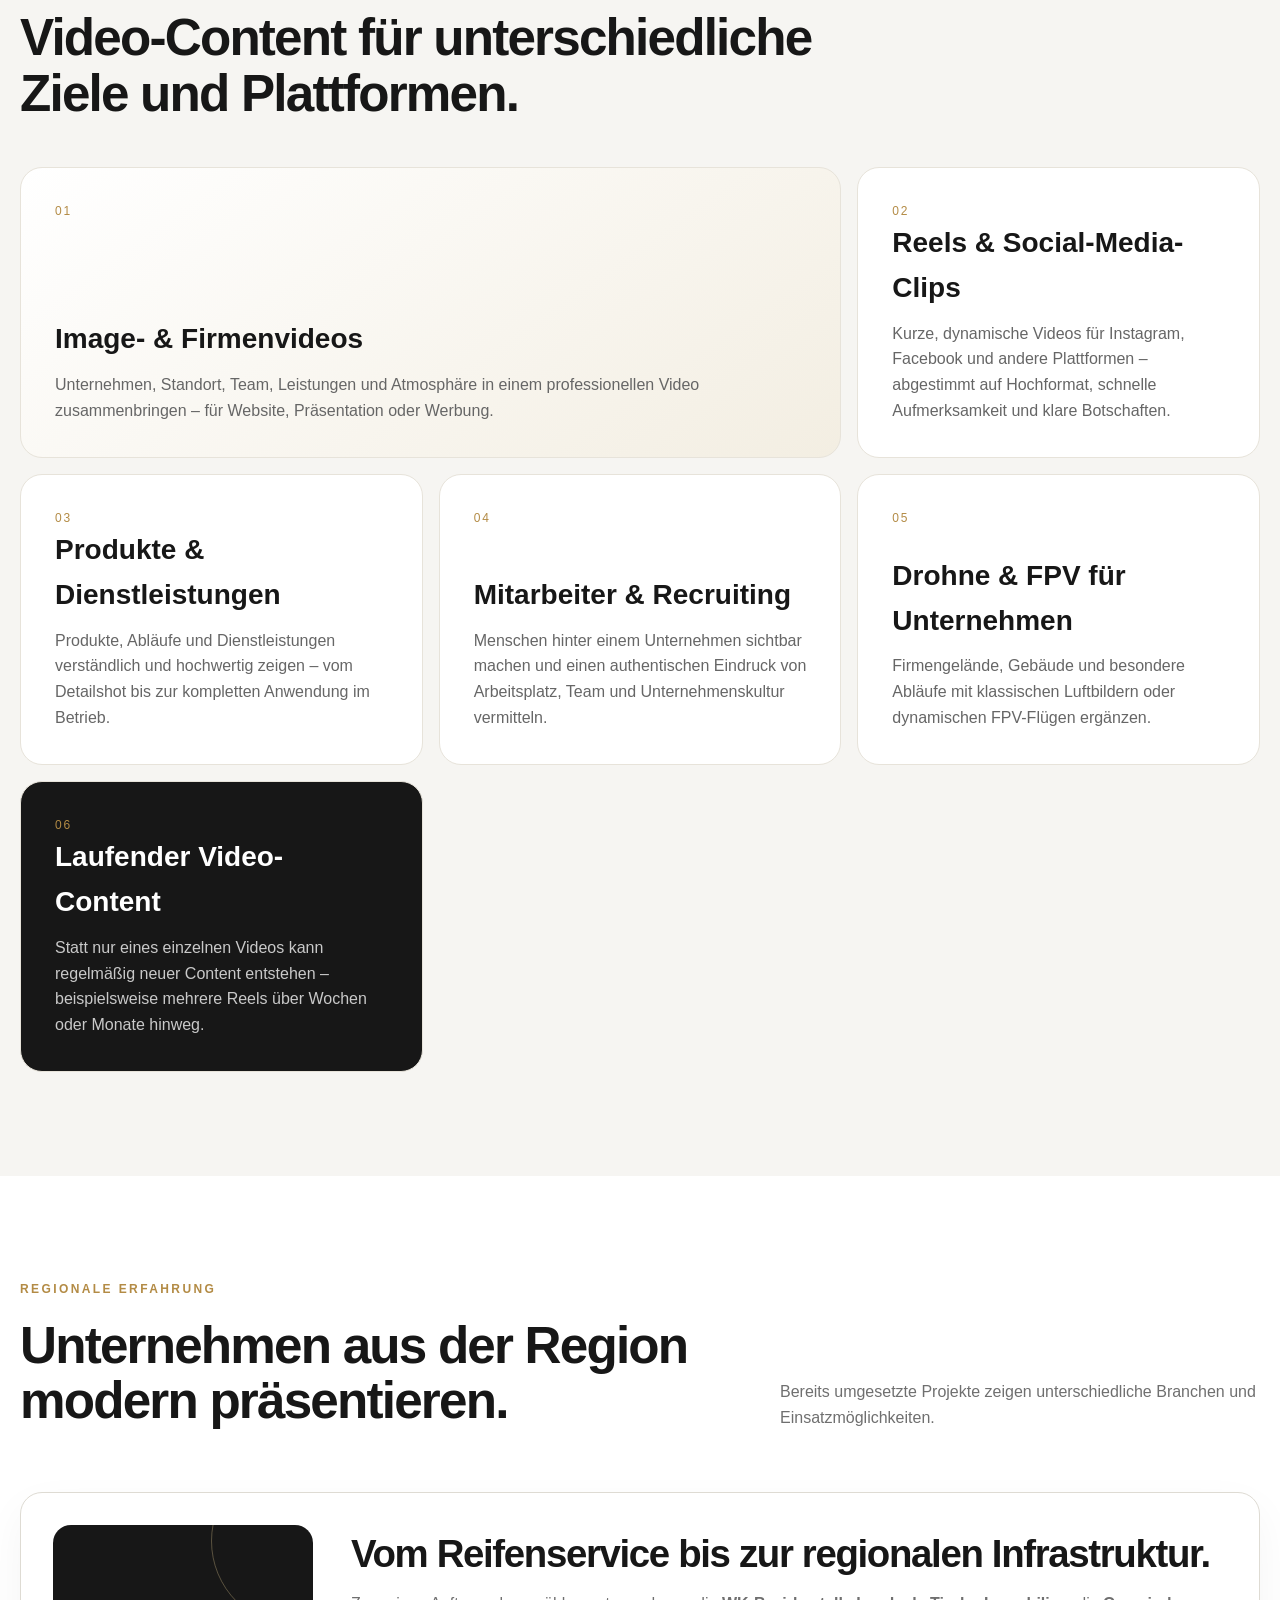
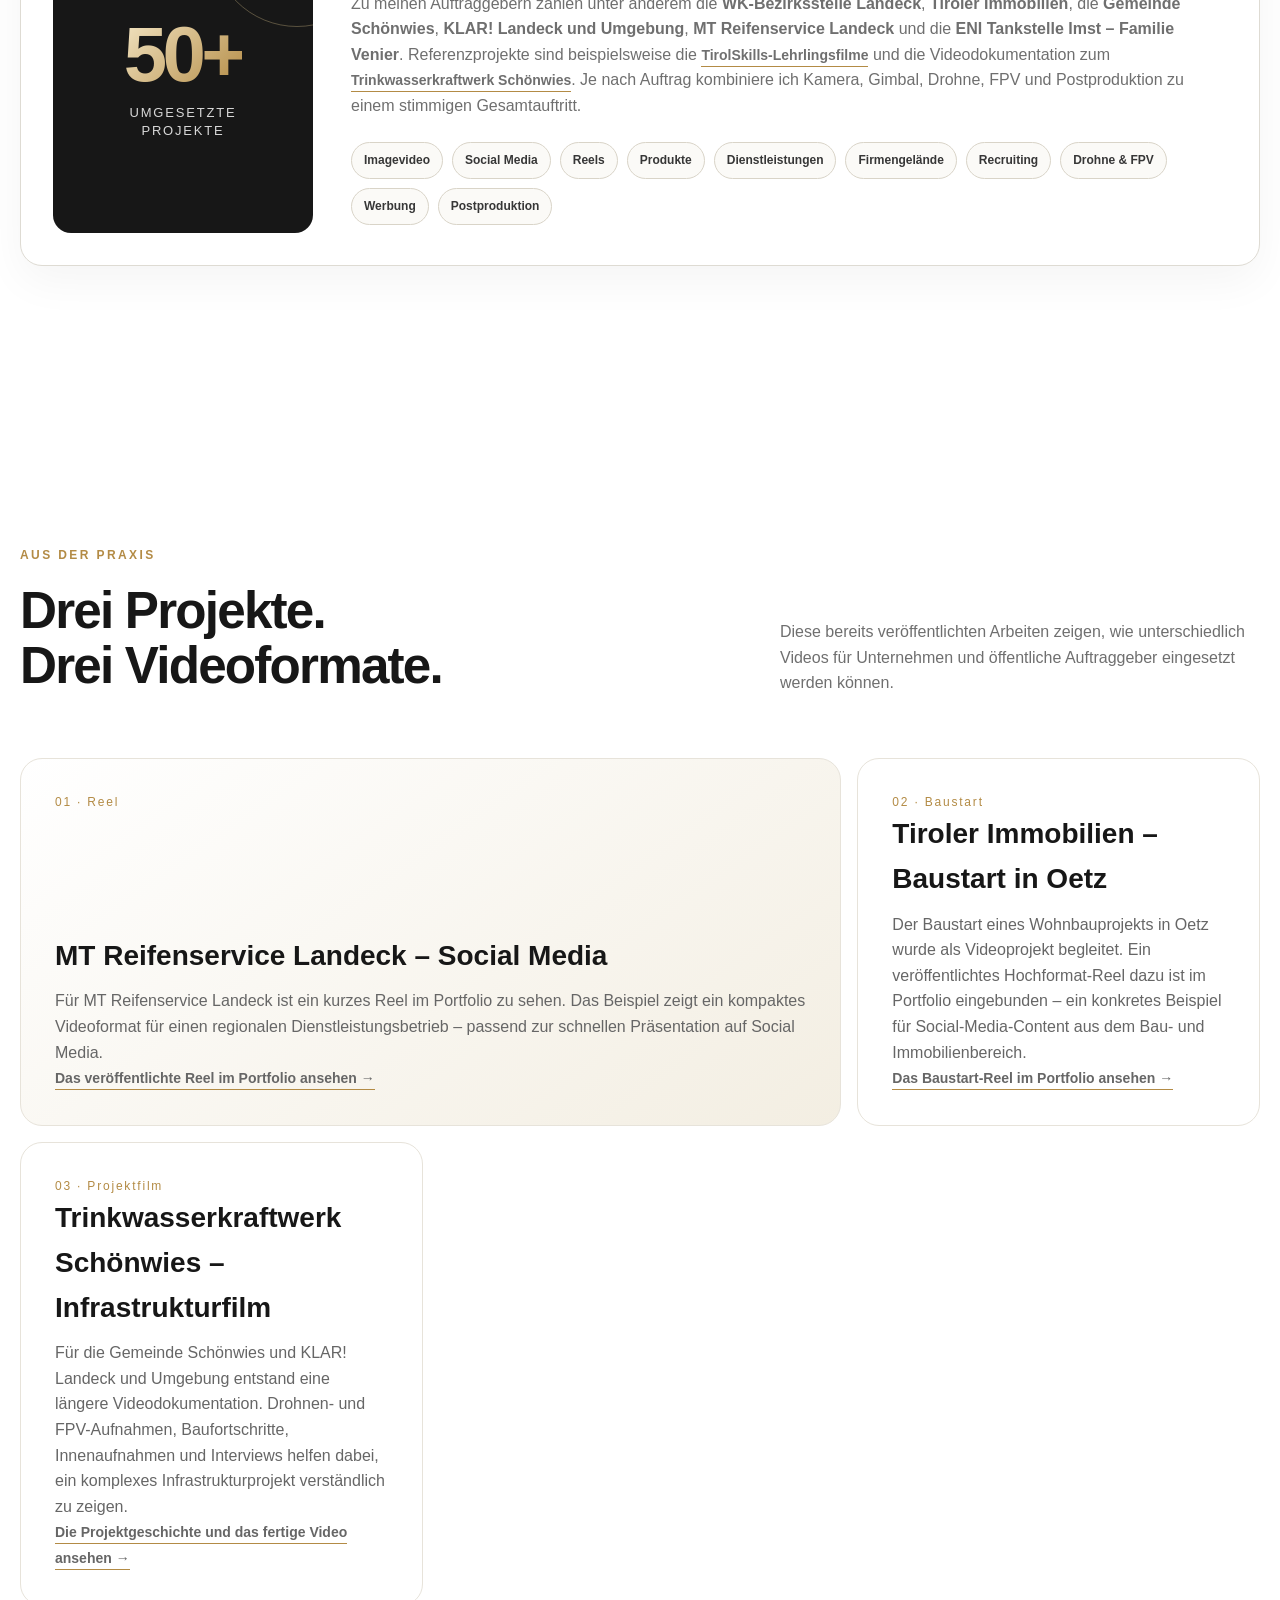
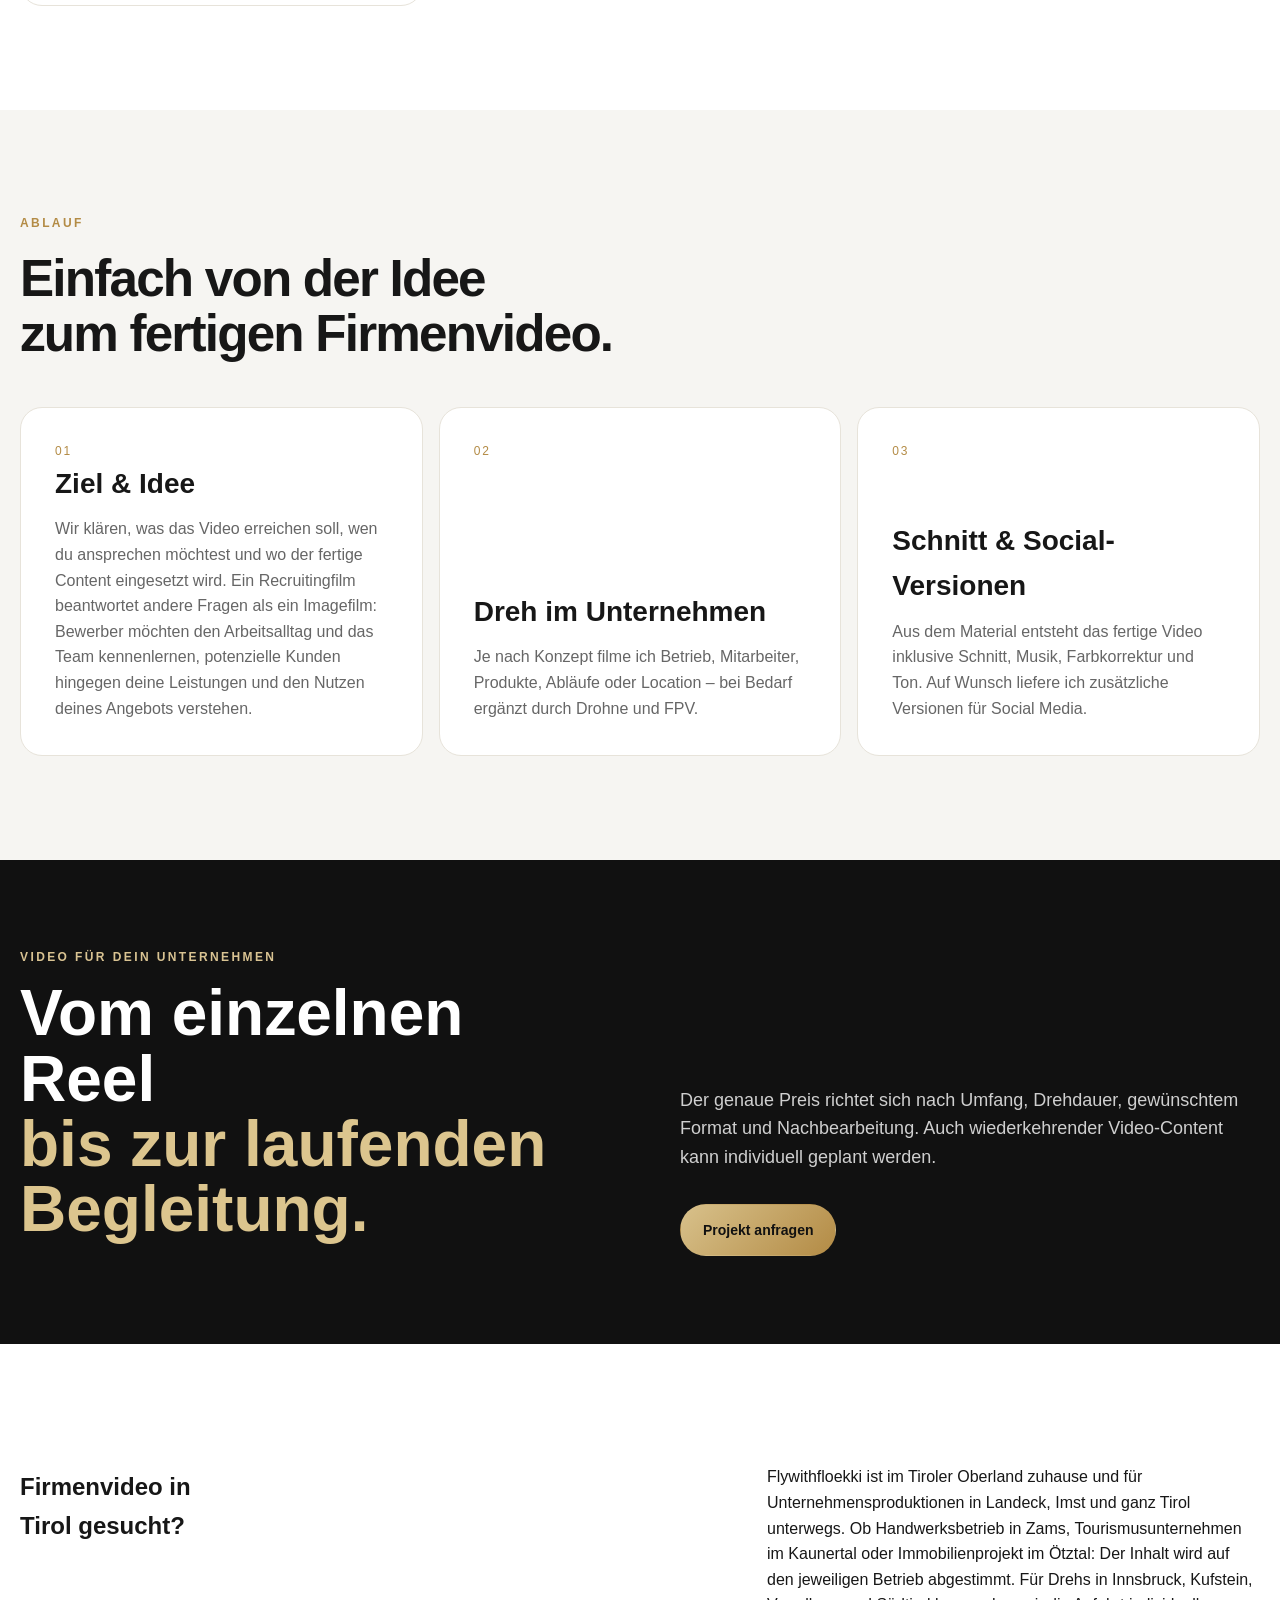
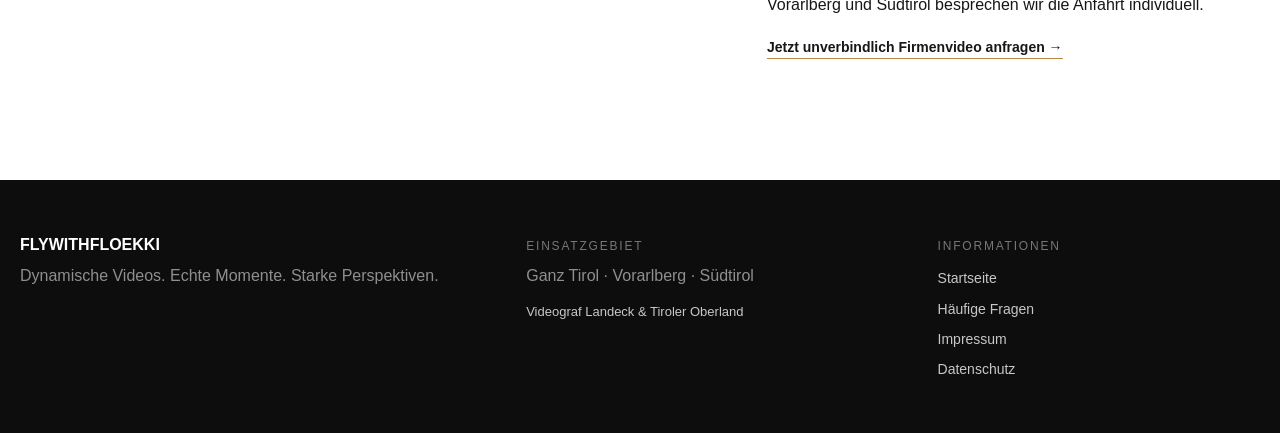
<file: firmenvideo-social-media-tirol.html>
<!doctype html>
<html lang="de">
<head>
  <meta charset="utf-8">
  <meta name="viewport" content="width=device-width, initial-scale=1">
  <link rel="icon" type="image/png" href="/assets/logo.png">
  <meta name="description" content="Firmenvideo und Social-Media-Video in Tirol: Flywithfloekki produziert Imagevideos, Reels, Unternehmensvideos und laufenden Video-Content für Betriebe.">
  <title>Firmenvideo Tirol & Social Media Video | Flywithfloekki</title>
  <link rel="canonical" href="https://flywithfloekki.at/firmenvideo-social-media-tirol.html">
  <meta property="og:title" content="Firmenvideo Tirol & Social Media Video | Flywithfloekki">
  <meta property="og:description" content="Moderne Firmenvideos, Imagevideos, Reels und Social-Media-Content für Unternehmen in Tirol – von der Idee bis zum fertigen Video.">
  <meta property="og:type" content="website">
  <meta property="og:url" content="https://flywithfloekki.at/firmenvideo-social-media-tirol.html">
  <meta property="og:image" content="https://flywithfloekki.at/assets/logo.png">
  <link rel="stylesheet" href="styles.css?v=20261125-navigation">
  <script type="application/ld+json">
  {
    "@context": "https://schema.org",
    "@type": "Service",
    "name": "Firmenvideos und Social-Media-Videos in Tirol",
    "serviceType": "Firmenvideo, Imagevideo, Social-Media-Video und Video-Content",
    "url": "https://flywithfloekki.at/firmenvideo-social-media-tirol.html",
    "description": "Videoproduktion für Unternehmen in Tirol: Firmenvideos, Imagevideos, Social-Media-Reels und laufender Video-Content.",
    "areaServed": [
      "Tirol",
      "Tiroler Oberland",
      "Landeck",
      "Imst",
      "Vorarlberg",
      "Südtirol"
    ],
    "provider": {
      "@type": "ProfessionalService",
      "name": "Flywithfloekki",
      "url": "https://flywithfloekki.at/",
      "email": "flywithfloekki@gmail.com",
      "address": {
        "@type": "PostalAddress",
        "addressLocality": "Schönwies",
        "addressRegion": "Tirol",
        "addressCountry": "AT"
      }
    }
  }
  </script>
</head>
<body>
  <header class="site-header">
    <a class="brand" href="/" aria-label="Flywithfloekki Startseite">
      <img src="assets/logo.png" alt="Flywithfloekki – Firmenvideo und Social Media Video in Tirol">
    </a>
    <button class="nav-toggle" aria-label="Menü öffnen" aria-expanded="false">☰</button>
    <nav class="nav" aria-label="Hauptnavigation">
      <a href="/#wko-tirolskills">Arbeiten</a>
      <details class="nav-services">
        <summary>Leistungen <span aria-hidden="true" class="nav-caret"></span></summary>
        <div class="nav-service-links">
          <a href="/#leistungen">Alle Leistungen im Überblick</a>
          <a href="/firmenvideo-social-media-tirol.html" aria-current="page">Imagefilm &amp; Firmenvideos</a>
          <a href="/hochzeitsvideograf-tirol.html">Hochzeitsvideos</a>
          <a href="/eventvideo-tirol.html">Eventvideos</a>
          <a href="/drohnenaufnahmen-fpv-tirol.html">Drohnenaufnahmen &amp; FPV</a>
          <a href="/#individuelle-projekte">Individuelle Projekte anfragen</a>
        </div>
      </details>
      <a href="/#referenzen">Referenzen</a>
      <a href="/#ueber-mich">Über mich</a>
      <a href="/#kontakt" class="nav-cta">Projekt anfragen</a>
    </nav>
  </header>

  <main id="top">
    <section class="hero" aria-label="Firmenvideo und Social Media Video Tirol">
      <div class="hero-media hero-fallback" role="img" aria-label="Professionelle Videoproduktion für Unternehmen in Tirol"></div>
      <div class="hero-overlay"></div>
      <div class="hero-content container">
        <p class="eyebrow">Firmenvideo · Imagevideo · Social Media · Tirol</p>
        <h1>Unternehmen zeigen.<br>Menschen erreichen.<br><span>Im Gedächtnis bleiben.</span></h1>
        <p class="hero-copy">Moderne Firmenvideos und Social-Media-Content für Unternehmen in Tirol – authentisch, dynamisch und passend zu deinem Betrieb.</p>
        <div class="hero-actions">
          <a class="button button-gold" href="/#kontakt">Firmenvideo anfragen</a>
          <a class="button button-ghost" href="/#wko-tirolskills">Arbeiten ansehen</a>
        </div>
      </div>
      <a class="scroll-hint" href="#firmenvideo" aria-label="Weiter nach unten">↓</a>
    </section>

    <section id="firmenvideo" class="intro section container">
      <div class="section-label">Videoproduktion für Unternehmen</div>
      <div class="intro-grid">
        <h2>Dein Betrieb.<br>Deine Geschichte.<br><em>Dein Video.</em></h2>
        <div>
          <p>Ein gutes Firmenvideo zeigt nicht nur, was ein Unternehmen anbietet, sondern auch, wie es arbeitet, wer dahintersteht und was es besonders macht. Ich produziere <strong>Firmenvideos in Tirol</strong> für Website, Social Media, Werbung und regionale Präsentation.</p>
          <p>Von kurzen Reels bis zum umfangreicheren Imagevideo kann der Inhalt genau an den Einsatzzweck angepasst werden. Möglich sind einzelne Produktionen ebenso wie eine <strong>laufende Social-Media-Begleitung</strong> mit regelmäßig neuen Videos.</p>
        </div>
      </div>
    </section>

    <section class="section soft-bg">
      <div class="container">
        <div class="section-heading">
          <div class="section-label">Firmenvideo & Social Media Tirol</div>
          <h2>Video-Content für unterschiedliche<br>Ziele und Plattformen.</h2>
        </div>
        <div class="cards">
          <article class="card featured">
            <span class="card-number">01</span>
            <h3>Image- & Firmenvideos</h3>
            <p>Unternehmen, Standort, Team, Leistungen und Atmosphäre in einem professionellen Video zusammenbringen – für Website, Präsentation oder Werbung.</p>
          </article>
          <article class="card">
            <span class="card-number">02</span>
            <h3>Reels & Social-Media-Clips</h3>
            <p>Kurze, dynamische Videos für Instagram, Facebook und andere Plattformen – abgestimmt auf Hochformat, schnelle Aufmerksamkeit und klare Botschaften.</p>
          </article>
          <article class="card">
            <span class="card-number">03</span>
            <h3>Produkte & Dienstleistungen</h3>
            <p>Produkte, Abläufe und Dienstleistungen verständlich und hochwertig zeigen – vom Detailshot bis zur kompletten Anwendung im Betrieb.</p>
          </article>
          <article class="card">
            <span class="card-number">04</span>
            <h3>Mitarbeiter & Recruiting</h3>
            <p>Menschen hinter einem Unternehmen sichtbar machen und einen authentischen Eindruck von Arbeitsplatz, Team und Unternehmenskultur vermitteln.</p>
          </article>
          <article class="card">
            <span class="card-number">05</span>
            <h3>Drohne & FPV für Unternehmen</h3>
            <p>Firmengelände, Gebäude und besondere Abläufe mit klassischen Luftbildern oder dynamischen FPV-Flügen ergänzen.</p>
          </article>
          <article class="card dark-card">
            <span class="card-number">06</span>
            <h3>Laufender Video-Content</h3>
            <p>Statt nur eines einzelnen Videos kann regelmäßig neuer Content entstehen – beispielsweise mehrere Reels über Wochen oder Monate hinweg.</p>
          </article>
        </div>
      </div>
    </section>

    <section class="section container">
      <div class="section-heading split">
        <div>
          <div class="section-label">Regionale Erfahrung</div>
          <h2>Unternehmen aus der Region<br>modern präsentieren.</h2>
        </div>
        <p class="muted">Bereits umgesetzte Projekte zeigen unterschiedliche Branchen und Einsatzmöglichkeiten.</p>
      </div>

      <div class="project-proof" aria-label="Firmenvideo Referenzen">
        <div class="project-count">
          <strong class="project-count-number">50+</strong>
          <span>umgesetzte<br>Projekte</span>
        </div>
        <div class="project-scope">
          <h3>Vom Reifenservice bis zur regionalen Infrastruktur.</h3>
          <p>Zu meinen Auftraggebern zählen unter anderem die <strong>WK-Bezirksstelle Landeck</strong>, <strong>Tiroler Immobilien</strong>, die <strong>Gemeinde Schönwies</strong>, <strong>KLAR! Landeck und Umgebung</strong>, <strong>MT Reifenservice Landeck</strong> und die <strong>ENI Tankstelle Imst – Familie Venier</strong>. Referenzprojekte sind beispielsweise die <a class="text-link" href="/#wko-tirolskills">TirolSkills-Lehrlingsfilme</a> und die Videodokumentation zum <strong><a class="text-link" href="/trinkwasserkraftwerk-schoenwies-videoproduktion.html">Trinkwasserkraftwerk Schönwies</a></strong>. Je nach Auftrag kombiniere ich Kamera, Gimbal, Drohne, FPV und Postproduktion zu einem stimmigen Gesamtauftritt.</p>
          <div class="scope-tags" aria-label="Firmenvideo Einsatzbereiche">
            <span>Imagevideo</span>
            <span>Social Media</span>
            <span>Reels</span>
            <span>Produkte</span>
            <span>Dienstleistungen</span>
            <span>Firmengelände</span>
            <span>Recruiting</span>
            <span>Drohne & FPV</span>
            <span>Werbung</span>
            <span>Postproduktion</span>
          </div>
        </div>
      </div>
    </section>

    <section class="section container" id="firmenvideo-beispiele">
      <div class="section-heading split">
        <div>
          <div class="section-label">Aus der Praxis</div>
          <h2>Drei Projekte.<br>Drei Videoformate.</h2>
        </div>
        <p class="muted">Diese bereits veröffentlichten Arbeiten zeigen, wie unterschiedlich Videos für Unternehmen und öffentliche Auftraggeber eingesetzt werden können.</p>
      </div>
      <div class="cards">
        <article class="card featured">
          <span class="card-number">01 · Reel</span>
          <h3>MT Reifenservice Landeck – Social Media</h3>
          <p>Für MT Reifenservice Landeck ist ein kurzes Reel im Portfolio zu sehen. Das Beispiel zeigt ein kompaktes Videoformat für einen regionalen Dienstleistungsbetrieb – passend zur schnellen Präsentation auf Social Media.</p>
          <p><a class="text-link" href="/#referenz-reifenservice">Das veröffentlichte Reel im Portfolio ansehen →</a></p>
        </article>
        <article class="card">
          <span class="card-number">02 · Baustart</span>
          <h3>Tiroler Immobilien – Baustart in Oetz</h3>
          <p>Der Baustart eines Wohnbauprojekts in Oetz wurde als Videoprojekt begleitet. Ein veröffentlichtes Hochformat-Reel dazu ist im Portfolio eingebunden – ein konkretes Beispiel für Social-Media-Content aus dem Bau- und Immobilienbereich.</p>
          <p><a class="text-link" href="/#referenz-baustart">Das Baustart-Reel im Portfolio ansehen →</a></p>
        </article>
        <article class="card">
          <span class="card-number">03 · Projektfilm</span>
          <h3>Trinkwasserkraftwerk Schönwies – Infrastrukturfilm</h3>
          <p>Für die Gemeinde Schönwies und KLAR! Landeck und Umgebung entstand eine längere Videodokumentation. Drohnen- und FPV-Aufnahmen, Baufortschritte, Innenaufnahmen und Interviews helfen dabei, ein komplexes Infrastrukturprojekt verständlich zu zeigen.</p>
          <p><a class="text-link" href="/trinkwasserkraftwerk-schoenwies-videoproduktion.html">Die Projektgeschichte und das fertige Video ansehen →</a></p>
        </article>
      </div>
    </section>

    <section class="section soft-bg">
      <div class="container">
        <div class="section-heading">
          <div class="section-label">Ablauf</div>
          <h2>Einfach von der Idee<br>zum fertigen Firmenvideo.</h2>
        </div>
        <div class="cards">
          <article class="card">
            <span class="card-number">01</span>
            <h3>Ziel & Idee</h3>
            <p>Wir klären, was das Video erreichen soll, wen du ansprechen möchtest und wo der fertige Content eingesetzt wird. Ein Recruitingfilm beantwortet andere Fragen als ein Imagefilm: Bewerber möchten den Arbeitsalltag und das Team kennenlernen, potenzielle Kunden hingegen deine Leistungen und den Nutzen deines Angebots verstehen.</p>
          </article>
          <article class="card">
            <span class="card-number">02</span>
            <h3>Dreh im Unternehmen</h3>
            <p>Je nach Konzept filme ich Betrieb, Mitarbeiter, Produkte, Abläufe oder Location – bei Bedarf ergänzt durch Drohne und FPV.</p>
          </article>
          <article class="card">
            <span class="card-number">03</span>
            <h3>Schnitt & Social-Versionen</h3>
            <p>Aus dem Material entsteht das fertige Video inklusive Schnitt, Musik, Farbkorrektur und Ton. Auf Wunsch liefere ich zusätzliche Versionen für Social Media.</p>
          </article>
        </div>
      </div>
    </section>

    <section class="price-cta">
      <div class="container price-grid">
        <div>
          <div class="section-label light">Video für dein Unternehmen</div>
          <h2>Vom einzelnen Reel<br><span>bis zur laufenden Begleitung.</span></h2>
        </div>
        <div>
          <p>Der genaue Preis richtet sich nach Umfang, Drehdauer, gewünschtem Format und Nachbearbeitung. Auch wiederkehrender Video-Content kann individuell geplant werden.</p>
          <a href="/#kontakt" class="button button-gold">Projekt anfragen</a>
          
        </div>
      </div>
    </section>

    <section class="section container">
      <div class="intro-grid">
        <h2>Firmenvideo in<br>Tirol gesucht?</h2>
        <div>
          <p>Flywithfloekki ist im Tiroler Oberland zuhause und für Unternehmensproduktionen in Landeck, Imst und ganz Tirol unterwegs. Ob Handwerksbetrieb in Zams, Tourismusunternehmen im Kaunertal oder Immobilienprojekt im Ötztal: Der Inhalt wird auf den jeweiligen Betrieb abgestimmt. Für Drehs in Innsbruck, Kufstein, Vorarlberg und Südtirol besprechen wir die Anfahrt individuell.</p>
          <p><a class="text-link" href="/#kontakt">Jetzt unverbindlich Firmenvideo anfragen →</a></p>
          
          
          
          
          
        </div>
      </div>
    </section>
  </main>

  <footer class="footer">
    <div class="container footer-grid">
      <div>
        <strong>FLYWITHFLOEKKI</strong>
        <p>Dynamische Videos. Echte Momente. Starke Perspektiven.</p>
      </div>

      <div>
        <span>Einsatzgebiet</span>
        <p>Ganz Tirol · Vorarlberg · Südtirol</p>
        <a class="footer-region-link" href="/videograf-landeck-tiroler-oberland.html">Videograf Landeck &amp; Tiroler Oberland</a>
      </div>

      <div>
        <span>Informationen</span>
        <div class="footer-links">
          <a href="/">Startseite</a>
          <a href="/faq.html">Häufige Fragen</a>
          <a href="/impressum.html">Impressum</a>
          <a href="/datenschutz.html">Datenschutz</a>
        </div>
      </div>
    </div>
  </footer>

  <script src="script.js?v=20261118-leistungen"></script>
</body>
</html>
</file>
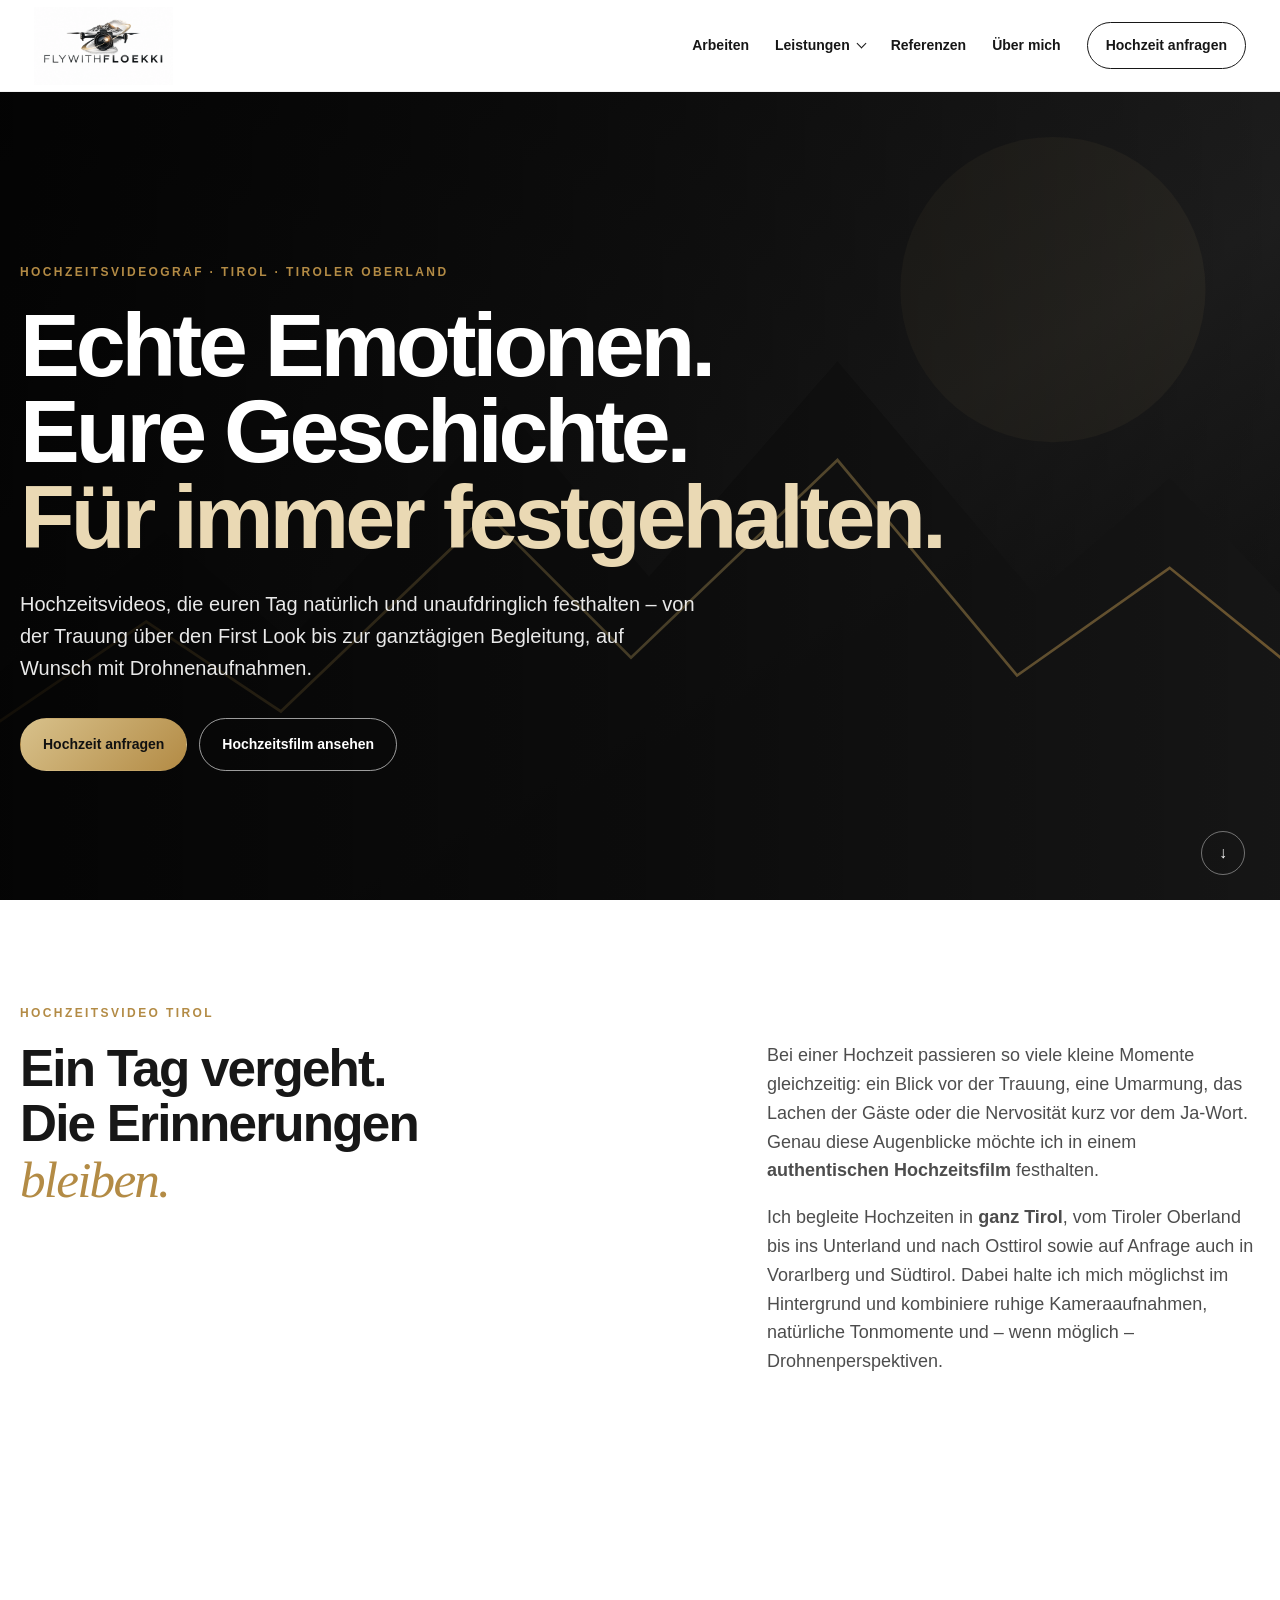
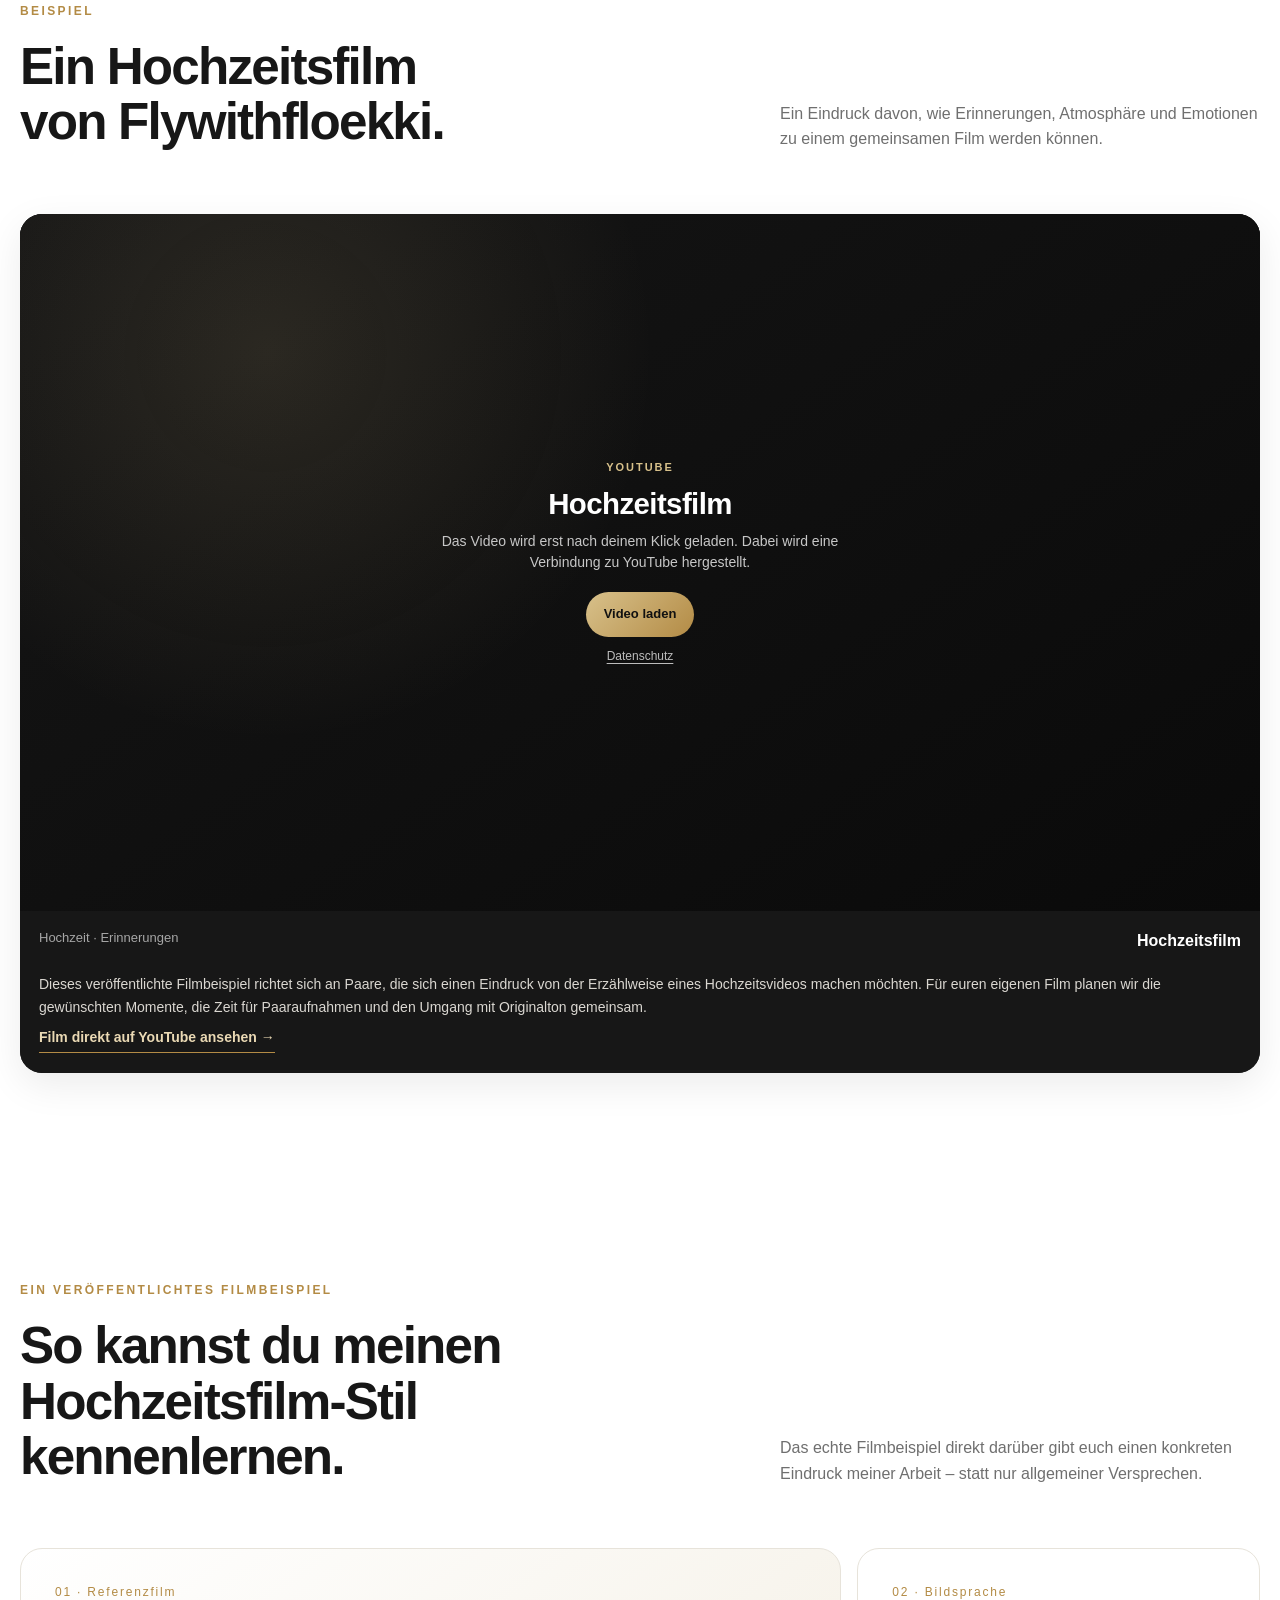
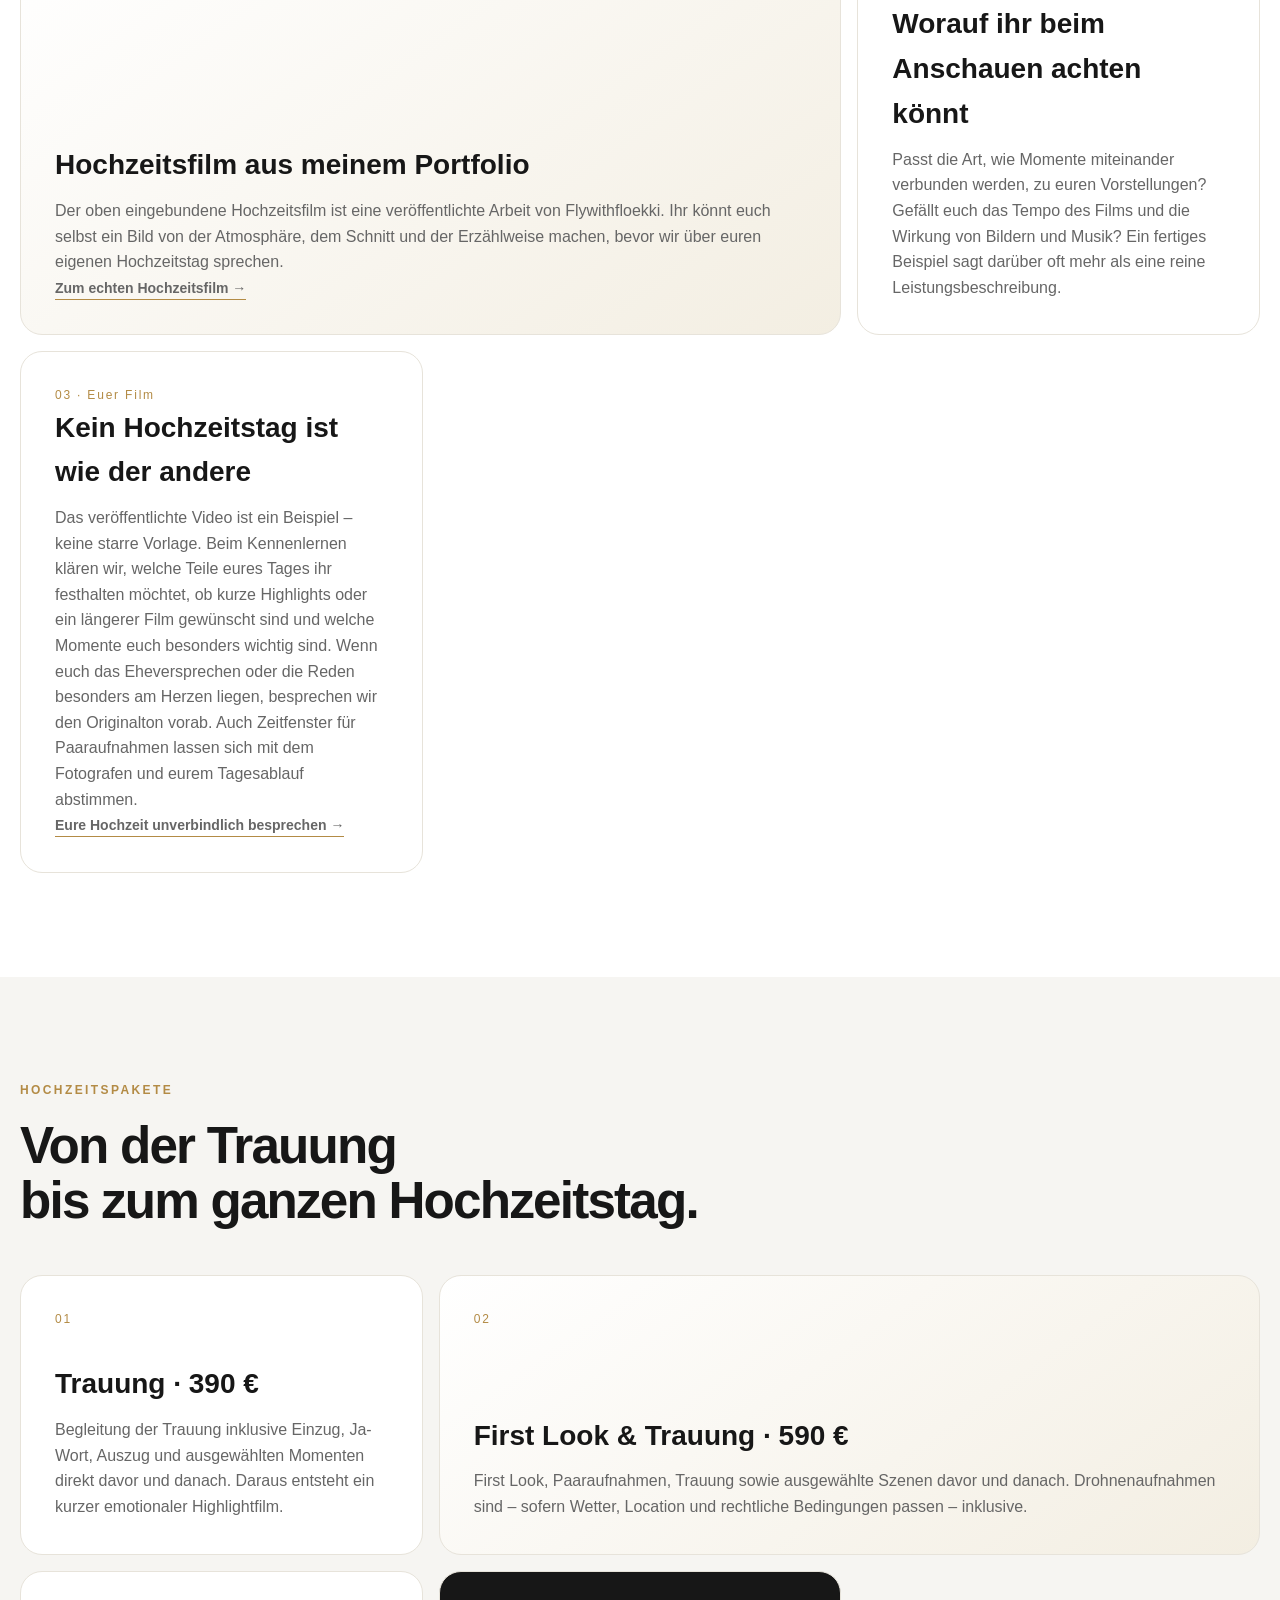
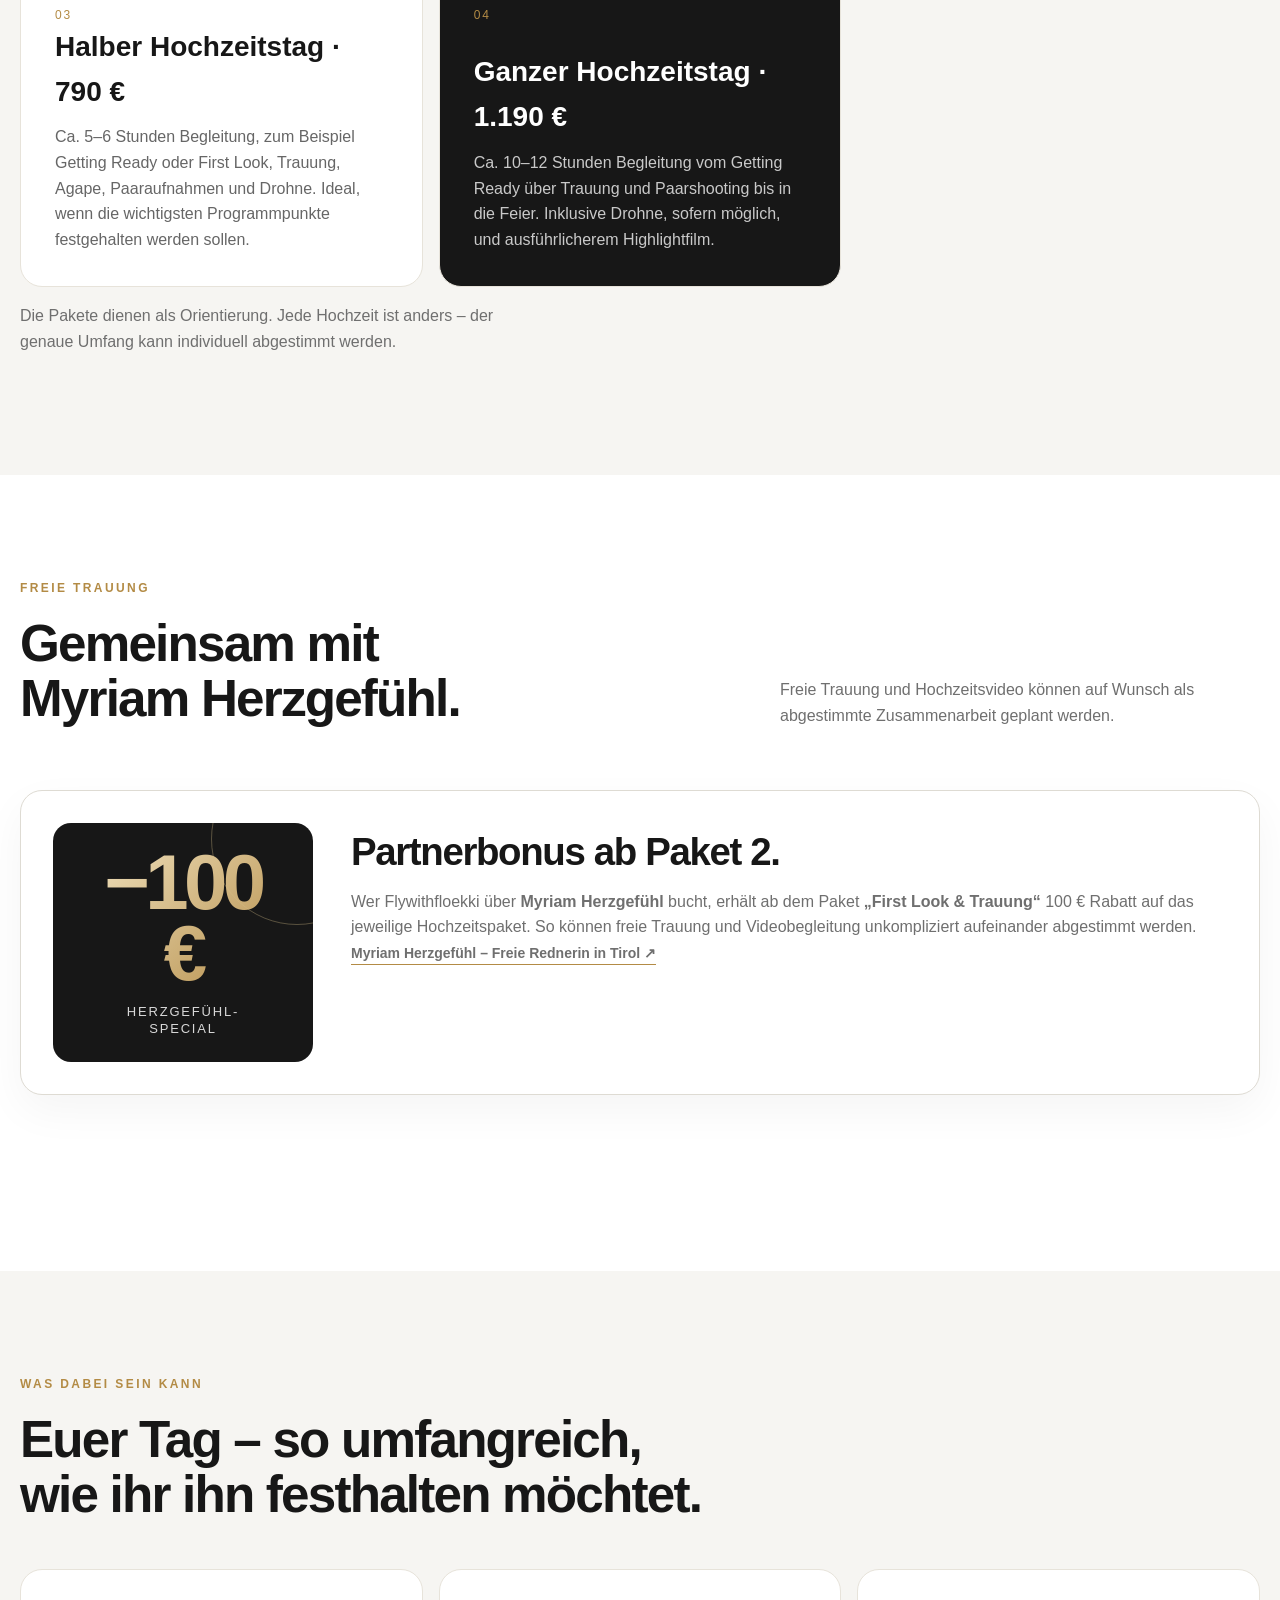
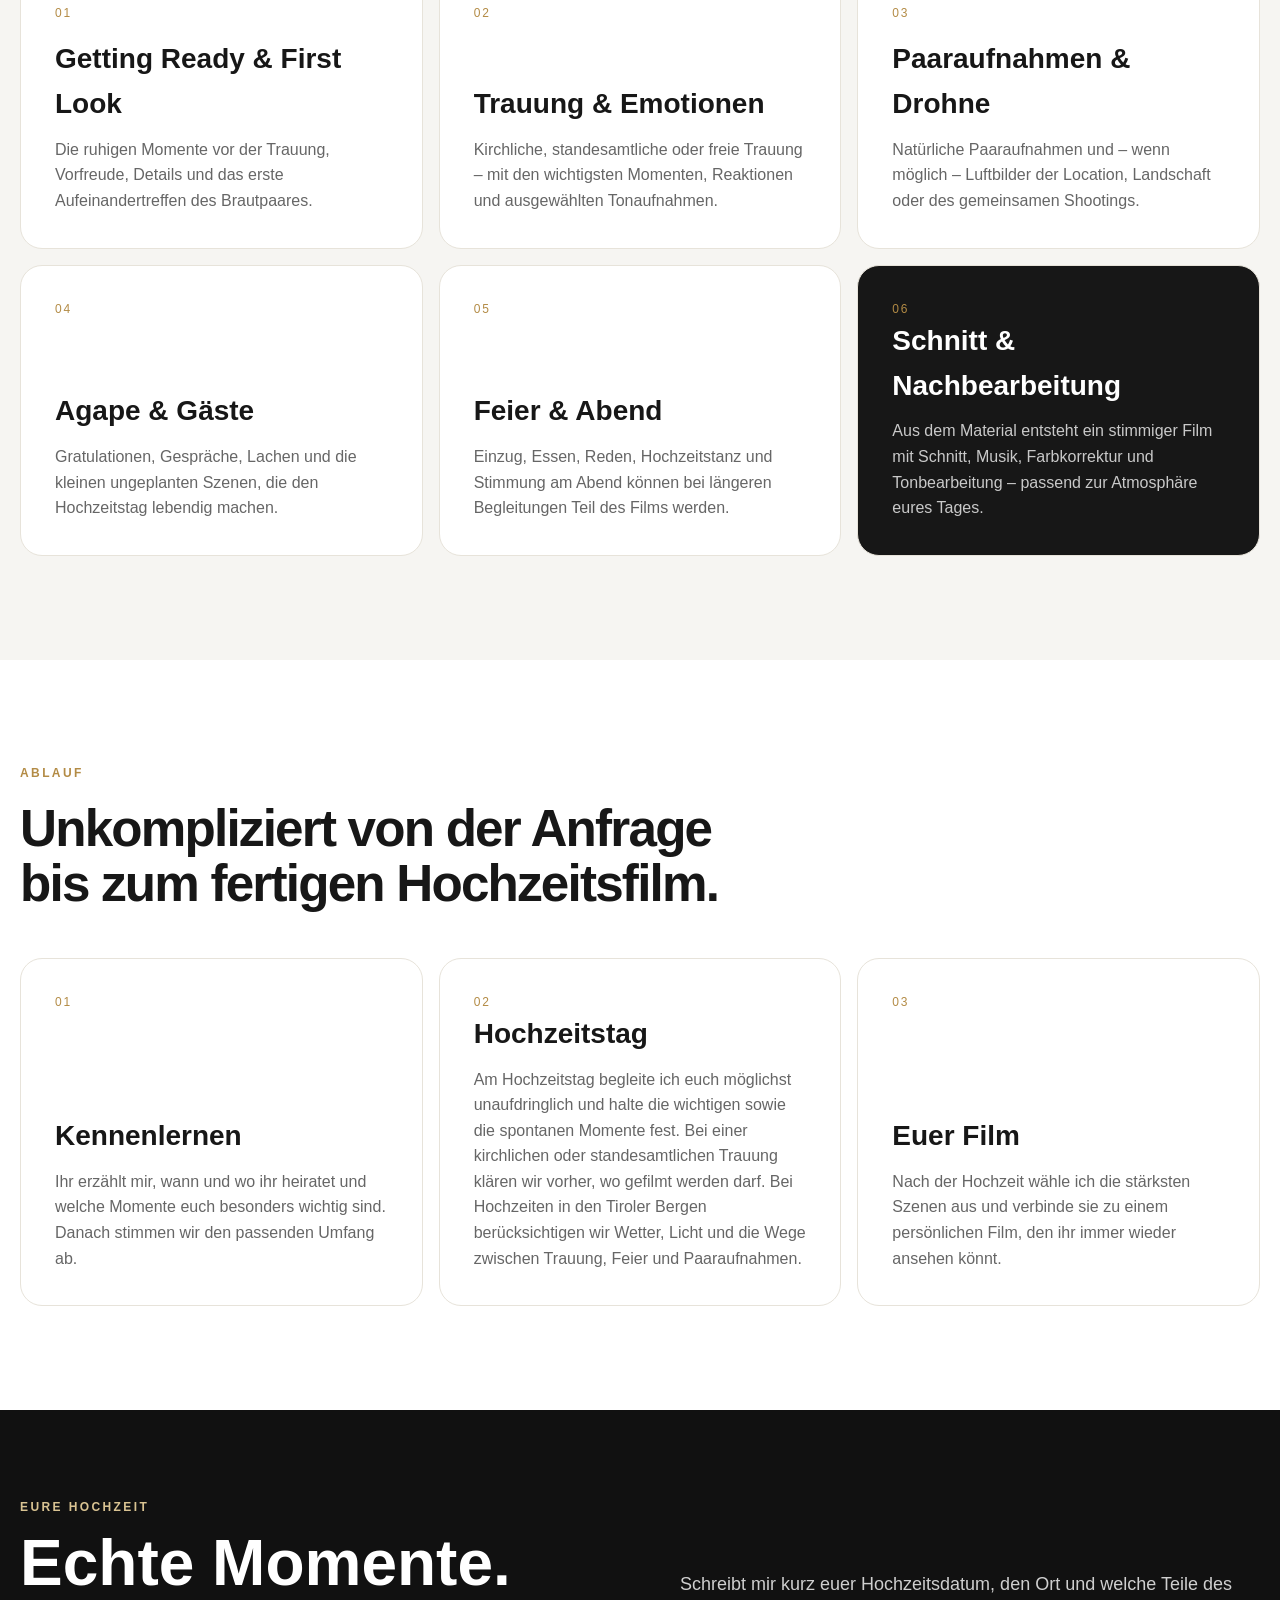
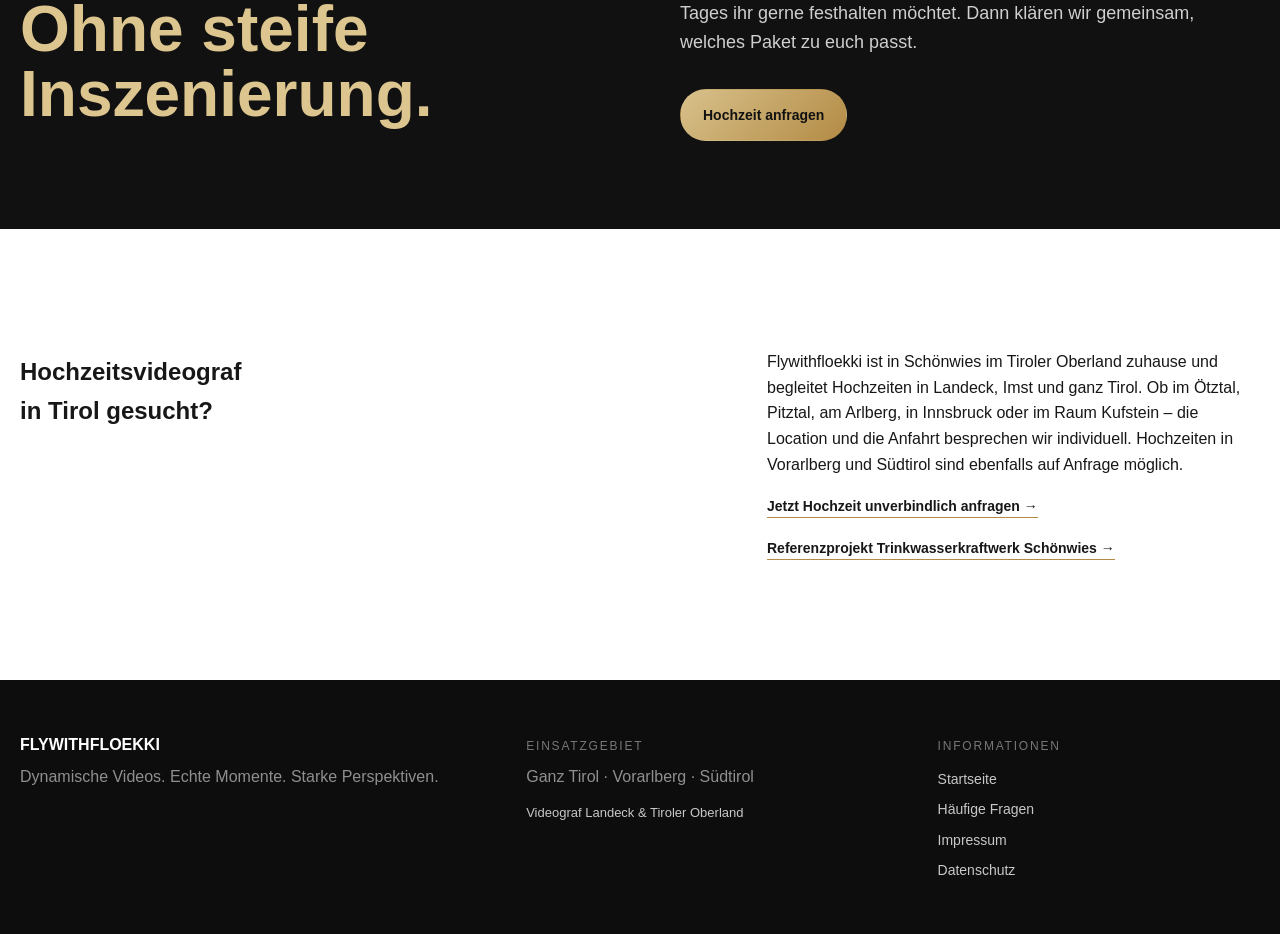
<file: hochzeitsvideograf-tirol.html>
<!doctype html>
<html lang="de">
<head>
  <meta charset="utf-8">
  <meta name="viewport" content="width=device-width, initial-scale=1">
  <link rel="icon" type="image/png" href="/assets/logo.png">
  <meta name="description" content="Hochzeitsvideograf Tirol: emotionale Hochzeitsvideos von Flywithfloekki – von der Trauung über First Look bis zur ganztägigen Begleitung, auf Wunsch mit Drohne.">
  <title>Hochzeitsvideograf Tirol | Hochzeitsvideo Flywithfloekki</title>
  <link rel="canonical" href="https://flywithfloekki.at/hochzeitsvideograf-tirol.html">
  <meta property="og:title" content="Hochzeitsvideograf Tirol | Flywithfloekki">
  <meta property="og:description" content="Emotionale Hochzeitsvideos in Tirol – Trauung, First Look, Paaraufnahmen, Agape, Feier und Drohnenaufnahmen.">
  <meta property="og:type" content="website">
  <meta property="og:url" content="https://flywithfloekki.at/hochzeitsvideograf-tirol.html">
  <meta property="og:image" content="https://flywithfloekki.at/assets/logo.png">
  <link rel="stylesheet" href="styles.css?v=20261125-navigation">
  <script type="application/ld+json">
  {
    "@context":"https://schema.org",
    "@type":"Service",
    "name":"Hochzeitsvideo und Hochzeitsbegleitung in Tirol",
    "serviceType":"Hochzeitsvideo, Hochzeitsfilm und Videobegleitung",
    "url":"https://flywithfloekki.at/hochzeitsvideograf-tirol.html",
    "description":"Emotionale Hochzeitsvideos in Tirol – von der Trauung über First Look und Paaraufnahmen bis zur ganztägigen Hochzeitsbegleitung, auf Wunsch mit Drohnenaufnahmen.",
    "areaServed":["Tirol","Tiroler Oberland","Landeck","Imst","Vorarlberg","Südtirol"],
    "provider":{
      "@type":"ProfessionalService",
      "name":"Flywithfloekki",
      "url":"https://flywithfloekki.at/",
      "email":"flywithfloekki@gmail.com",
      "address":{"@type":"PostalAddress","addressLocality":"Schönwies","addressRegion":"Tirol","addressCountry":"AT"}
    }
  }
  </script>
</head>
<body>
  <header class="site-header">
    <a class="brand" href="/" aria-label="Flywithfloekki Startseite">
      <img src="assets/logo.png" alt="Flywithfloekki – Hochzeitsvideograf in Tirol">
    </a>
    <button class="nav-toggle" aria-label="Menü öffnen" aria-expanded="false">☰</button>
    <nav class="nav" aria-label="Hauptnavigation">
      <a href="/#wko-tirolskills">Arbeiten</a>
      <details class="nav-services">
        <summary>Leistungen <span aria-hidden="true" class="nav-caret"></span></summary>
        <div class="nav-service-links">
          <a href="/#leistungen">Alle Leistungen im Überblick</a>
          <a href="/firmenvideo-social-media-tirol.html">Imagefilm &amp; Firmenvideos</a>
          <a href="/hochzeitsvideograf-tirol.html" aria-current="page">Hochzeitsvideos</a>
          <a href="/eventvideo-tirol.html">Eventvideos</a>
          <a href="/drohnenaufnahmen-fpv-tirol.html">Drohnenaufnahmen &amp; FPV</a>
          <a href="/#individuelle-projekte">Individuelle Projekte anfragen</a>
        </div>
      </details>
      <a href="/#referenzen">Referenzen</a>
      <a href="/#ueber-mich">Über mich</a>
      <a href="/#kontakt" class="nav-cta">Hochzeit anfragen</a>
    </nav>
  </header>

  <main id="top">
    <section class="hero" aria-label="Hochzeitsvideograf Tirol">
      <div class="hero-media hero-fallback" role="img" aria-label="Emotionale Hochzeitsmomente in Tirol"></div>
      <div class="hero-overlay"></div>
      <div class="hero-content container">
        <p class="eyebrow">Hochzeitsvideograf · Tirol · Tiroler Oberland</p>
        <h1>Echte Emotionen.<br>Eure Geschichte.<br><span>Für immer festgehalten.</span></h1>
        <p class="hero-copy">Hochzeitsvideos, die euren Tag natürlich und unaufdringlich festhalten – von der Trauung über den First Look bis zur ganztägigen Begleitung, auf Wunsch mit Drohnenaufnahmen.</p>
        <div class="hero-actions">
          <a class="button button-gold" href="/#kontakt">Hochzeit anfragen</a>
          <a class="button button-ghost" href="#hochzeitsfilm">Hochzeitsfilm ansehen</a>
        </div>
      </div>
      <a class="scroll-hint" href="#hochzeit" aria-label="Weiter nach unten">↓</a>
    </section>

    <section id="hochzeit" class="intro section container">
      <div class="section-label">Hochzeitsvideo Tirol</div>
      <div class="intro-grid">
        <h2>Ein Tag vergeht.<br>Die Erinnerungen<br><em>bleiben.</em></h2>
        <div>
          <p>Bei einer Hochzeit passieren so viele kleine Momente gleichzeitig: ein Blick vor der Trauung, eine Umarmung, das Lachen der Gäste oder die Nervosität kurz vor dem Ja-Wort. Genau diese Augenblicke möchte ich in einem <strong>authentischen Hochzeitsfilm</strong> festhalten.</p>
          <p>Ich begleite Hochzeiten in <strong>ganz Tirol</strong>, vom Tiroler Oberland bis ins Unterland und nach Osttirol sowie auf Anfrage auch in Vorarlberg und Südtirol. Dabei halte ich mich möglichst im Hintergrund und kombiniere ruhige Kameraaufnahmen, natürliche Tonmomente und – wenn möglich – Drohnenperspektiven.</p>
        </div>
      </div>
    </section>

    <section id="hochzeitsfilm" class="section portfolio-section">
      <div class="container">
        <div class="section-heading split">
          <div>
            <div class="section-label">Beispiel</div>
            <h2>Ein Hochzeitsfilm<br>von Flywithfloekki.</h2>
          </div>
          <p class="muted">Ein Eindruck davon, wie Erinnerungen, Atmosphäre und Emotionen zu einem gemeinsamen Film werden können.</p>
        </div>
        <article id="hochzeitsfilm-video" class="portfolio-card featured-video">
          <div class="video-frame">
            <div class="media-consent" data-provider="youtube" data-src="https://www.youtube-nocookie.com/embed/5ERo5We5NFM?rel=0" data-title="Hochzeitsfilm">
              <div class="media-consent-content">
                <span class="media-consent-kicker">YouTube</span>
                <strong>Hochzeitsfilm</strong>
                <p>Das Video wird erst nach deinem Klick geladen. Dabei wird eine Verbindung zu YouTube hergestellt.</p>
                <button type="button" class="media-load-button">Video laden</button>
                <a class="media-consent-link" href="datenschutz.html#externe-medien">Datenschutz</a>
              </div>
            </div>
          </div>
          <div class="portfolio-meta"><span>Hochzeit · Erinnerungen</span><strong>Hochzeitsfilm</strong></div>
        <p class="project-video-description">Dieses veröffentlichte Filmbeispiel richtet sich an Paare, die sich einen Eindruck von der Erzählweise eines Hochzeitsvideos machen möchten. Für euren eigenen Film planen wir die gewünschten Momente, die Zeit für Paaraufnahmen und den Umgang mit Originalton gemeinsam.<br><a class="text-link" href="https://youtu.be/5ERo5We5NFM">Film direkt auf YouTube ansehen →</a></p>
          </article>
      </div>
    </section>

    <section class="section container" id="hochzeitsfilm-einblick">
      <div class="section-heading split">
        <div>
          <div class="section-label">Ein veröffentlichtes Filmbeispiel</div>
          <h2>So kannst du meinen<br>Hochzeitsfilm-Stil kennenlernen.</h2>
        </div>
        <p class="muted">Das echte Filmbeispiel direkt darüber gibt euch einen konkreten Eindruck meiner Arbeit – statt nur allgemeiner Versprechen.</p>
      </div>
      <div class="cards">
        <article class="card featured">
          <span class="card-number">01 · Referenzfilm</span>
          <h3>Hochzeitsfilm aus meinem Portfolio</h3>
          <p>Der oben eingebundene Hochzeitsfilm ist eine veröffentlichte Arbeit von Flywithfloekki. Ihr könnt euch selbst ein Bild von der Atmosphäre, dem Schnitt und der Erzählweise machen, bevor wir über euren eigenen Hochzeitstag sprechen.</p>
          <p><a class="text-link" href="#hochzeitsfilm">Zum echten Hochzeitsfilm →</a></p>
        </article>
        <article class="card">
          <span class="card-number">02 · Bildsprache</span>
          <h3>Worauf ihr beim Anschauen achten könnt</h3>
          <p>Passt die Art, wie Momente miteinander verbunden werden, zu euren Vorstellungen? Gefällt euch das Tempo des Films und die Wirkung von Bildern und Musik? Ein fertiges Beispiel sagt darüber oft mehr als eine reine Leistungsbeschreibung.</p>
        </article>
        <article class="card">
          <span class="card-number">03 · Euer Film</span>
          <h3>Kein Hochzeitstag ist wie der andere</h3>
          <p>Das veröffentlichte Video ist ein Beispiel – keine starre Vorlage. Beim Kennenlernen klären wir, welche Teile eures Tages ihr festhalten möchtet, ob kurze Highlights oder ein längerer Film gewünscht sind und welche Momente euch besonders wichtig sind. Wenn euch das Eheversprechen oder die Reden besonders am Herzen liegen, besprechen wir den Originalton vorab. Auch Zeitfenster für Paaraufnahmen lassen sich mit dem Fotografen und eurem Tagesablauf abstimmen.</p>
          <p><a class="text-link" href="/#kontakt">Eure Hochzeit unverbindlich besprechen →</a></p>
        </article>
      </div>
    </section>

    <section class="section soft-bg">
      <div class="container">
        <div class="section-heading">
          <div class="section-label">Hochzeitspakete</div>
          <h2>Von der Trauung<br>bis zum ganzen Hochzeitstag.</h2>
        </div>
        <div class="cards">
          <article class="card">
            <span class="card-number">01</span>
            <h3>Trauung · 390 €</h3>
            <p>Begleitung der Trauung inklusive Einzug, Ja-Wort, Auszug und ausgewählten Momenten direkt davor und danach. Daraus entsteht ein kurzer emotionaler Highlightfilm.</p>
          </article>
          <article class="card featured">
            <span class="card-number">02</span>
            <h3>First Look &amp; Trauung · 590 €</h3>
            <p>First Look, Paaraufnahmen, Trauung sowie ausgewählte Szenen davor und danach. Drohnenaufnahmen sind – sofern Wetter, Location und rechtliche Bedingungen passen – inklusive.</p>
          </article>
          <article class="card">
            <span class="card-number">03</span>
            <h3>Halber Hochzeitstag · 790 €</h3>
            <p>Ca. 5–6 Stunden Begleitung, zum Beispiel Getting Ready oder First Look, Trauung, Agape, Paaraufnahmen und Drohne. Ideal, wenn die wichtigsten Programmpunkte festgehalten werden sollen.</p>
          </article>
          <article class="card dark-card">
            <span class="card-number">04</span>
            <h3>Ganzer Hochzeitstag · 1.190 €</h3>
            <p>Ca. 10–12 Stunden Begleitung vom Getting Ready über Trauung und Paarshooting bis in die Feier. Inklusive Drohne, sofern möglich, und ausführlicherem Highlightfilm.</p>
          </article>
        </div>
        <p class="muted">Die Pakete dienen als Orientierung. Jede Hochzeit ist anders – der genaue Umfang kann individuell abgestimmt werden.</p>
      </div>
    </section>

    <section class="section container">
      <div class="section-heading split">
        <div>
          <div class="section-label">Freie Trauung</div>
          <h2>Gemeinsam mit<br>Myriam Herzgefühl.</h2>
        </div>
        <p class="muted">Freie Trauung und Hochzeitsvideo können auf Wunsch als abgestimmte Zusammenarbeit geplant werden.</p>
      </div>
      <div class="project-proof" aria-label="Partnerschaft mit Myriam Herzgefühl">
        <div class="project-count">
          <strong class="project-count-number">−100 €</strong>
          <span>Herzgefühl-<br>Special</span>
        </div>
        <div class="project-scope">
          <h3>Partnerbonus ab Paket 2.</h3>
          <p>Wer Flywithfloekki über <strong>Myriam Herzgefühl</strong> bucht, erhält ab dem Paket <strong>„First Look &amp; Trauung“</strong> 100 € Rabatt auf das jeweilige Hochzeitspaket. So können freie Trauung und Videobegleitung unkompliziert aufeinander abgestimmt werden.</p>
          <p><a class="text-link" href="https://xn--myriam-herzgefhl-wzb.at/" target="_blank" rel="noopener">Myriam Herzgefühl – Freie Rednerin in Tirol ↗</a></p>
        </div>
      </div>
    </section>

    <section class="section soft-bg">
      <div class="container">
        <div class="section-heading">
          <div class="section-label">Was dabei sein kann</div>
          <h2>Euer Tag – so umfangreich,<br>wie ihr ihn festhalten möchtet.</h2>
        </div>
        <div class="cards">
          <article class="card"><span class="card-number">01</span><h3>Getting Ready &amp; First Look</h3><p>Die ruhigen Momente vor der Trauung, Vorfreude, Details und das erste Aufeinandertreffen des Brautpaares.</p></article>
          <article class="card"><span class="card-number">02</span><h3>Trauung &amp; Emotionen</h3><p>Kirchliche, standesamtliche oder freie Trauung – mit den wichtigsten Momenten, Reaktionen und ausgewählten Tonaufnahmen.</p></article>
          <article class="card"><span class="card-number">03</span><h3>Paaraufnahmen &amp; Drohne</h3><p>Natürliche Paaraufnahmen und – wenn möglich – Luftbilder der Location, Landschaft oder des gemeinsamen Shootings.</p></article>
          <article class="card"><span class="card-number">04</span><h3>Agape &amp; Gäste</h3><p>Gratulationen, Gespräche, Lachen und die kleinen ungeplanten Szenen, die den Hochzeitstag lebendig machen.</p></article>
          <article class="card"><span class="card-number">05</span><h3>Feier &amp; Abend</h3><p>Einzug, Essen, Reden, Hochzeitstanz und Stimmung am Abend können bei längeren Begleitungen Teil des Films werden.</p></article>
          <article class="card dark-card"><span class="card-number">06</span><h3>Schnitt &amp; Nachbearbeitung</h3><p>Aus dem Material entsteht ein stimmiger Film mit Schnitt, Musik, Farbkorrektur und Tonbearbeitung – passend zur Atmosphäre eures Tages.</p></article>
        </div>
      </div>
    </section>

    <section class="section container">
      <div class="section-heading">
        <div class="section-label">Ablauf</div>
        <h2>Unkompliziert von der Anfrage<br>bis zum fertigen Hochzeitsfilm.</h2>
      </div>
      <div class="cards">
        <article class="card"><span class="card-number">01</span><h3>Kennenlernen</h3><p>Ihr erzählt mir, wann und wo ihr heiratet und welche Momente euch besonders wichtig sind. Danach stimmen wir den passenden Umfang ab.</p></article>
        <article class="card"><span class="card-number">02</span><h3>Hochzeitstag</h3><p>Am Hochzeitstag begleite ich euch möglichst unaufdringlich und halte die wichtigen sowie die spontanen Momente fest. Bei einer kirchlichen oder standesamtlichen Trauung klären wir vorher, wo gefilmt werden darf. Bei Hochzeiten in den Tiroler Bergen berücksichtigen wir Wetter, Licht und die Wege zwischen Trauung, Feier und Paaraufnahmen.</p></article>
        <article class="card"><span class="card-number">03</span><h3>Euer Film</h3><p>Nach der Hochzeit wähle ich die stärksten Szenen aus und verbinde sie zu einem persönlichen Film, den ihr immer wieder ansehen könnt.</p></article>
      </div>
    </section>

    <section class="price-cta">
      <div class="container price-grid">
        <div>
          <div class="section-label light">Eure Hochzeit</div>
          <h2>Echte Momente.<br><span>Ohne steife Inszenierung.</span></h2>
        </div>
        <div>
          <p>Schreibt mir kurz euer Hochzeitsdatum, den Ort und welche Teile des Tages ihr gerne festhalten möchtet. Dann klären wir gemeinsam, welches Paket zu euch passt.</p>
          <a href="/#kontakt" class="button button-gold">Hochzeit anfragen</a>
        </div>
      </div>
    </section>

    <section class="section container">
      <div class="intro-grid">
        <h2>Hochzeitsvideograf<br>in Tirol gesucht?</h2>
        <div>
          <p>Flywithfloekki ist in Schönwies im Tiroler Oberland zuhause und begleitet Hochzeiten in Landeck, Imst und ganz Tirol. Ob im Ötztal, Pitztal, am Arlberg, in Innsbruck oder im Raum Kufstein – die Location und die Anfahrt besprechen wir individuell. Hochzeiten in Vorarlberg und Südtirol sind ebenfalls auf Anfrage möglich.</p>
          <p><a class="text-link" href="/#kontakt">Jetzt Hochzeit unverbindlich anfragen →</a></p>
          
          
          
          <p><a class="text-link" href="/trinkwasserkraftwerk-schoenwies-videoproduktion.html">Referenzprojekt Trinkwasserkraftwerk Schönwies →</a></p>
          
          
        </div>
      </div>
    </section>
  </main>

  <footer class="footer">
    <div class="container footer-grid">
      <div>
        <strong>FLYWITHFLOEKKI</strong>
        <p>Dynamische Videos. Echte Momente. Starke Perspektiven.</p>
      </div>

      <div>
        <span>Einsatzgebiet</span>
        <p>Ganz Tirol · Vorarlberg · Südtirol</p>
        <a class="footer-region-link" href="/videograf-landeck-tiroler-oberland.html">Videograf Landeck &amp; Tiroler Oberland</a>
      </div>

      <div>
        <span>Informationen</span>
        <div class="footer-links">
          <a href="/">Startseite</a>
          <a href="/faq.html">Häufige Fragen</a>
          <a href="/impressum.html">Impressum</a>
          <a href="/datenschutz.html">Datenschutz</a>
        </div>
      </div>
    </div>
  </footer>
  <script src="script.js?v=20261118-leistungen"></script>
</body>
</html>
</file>
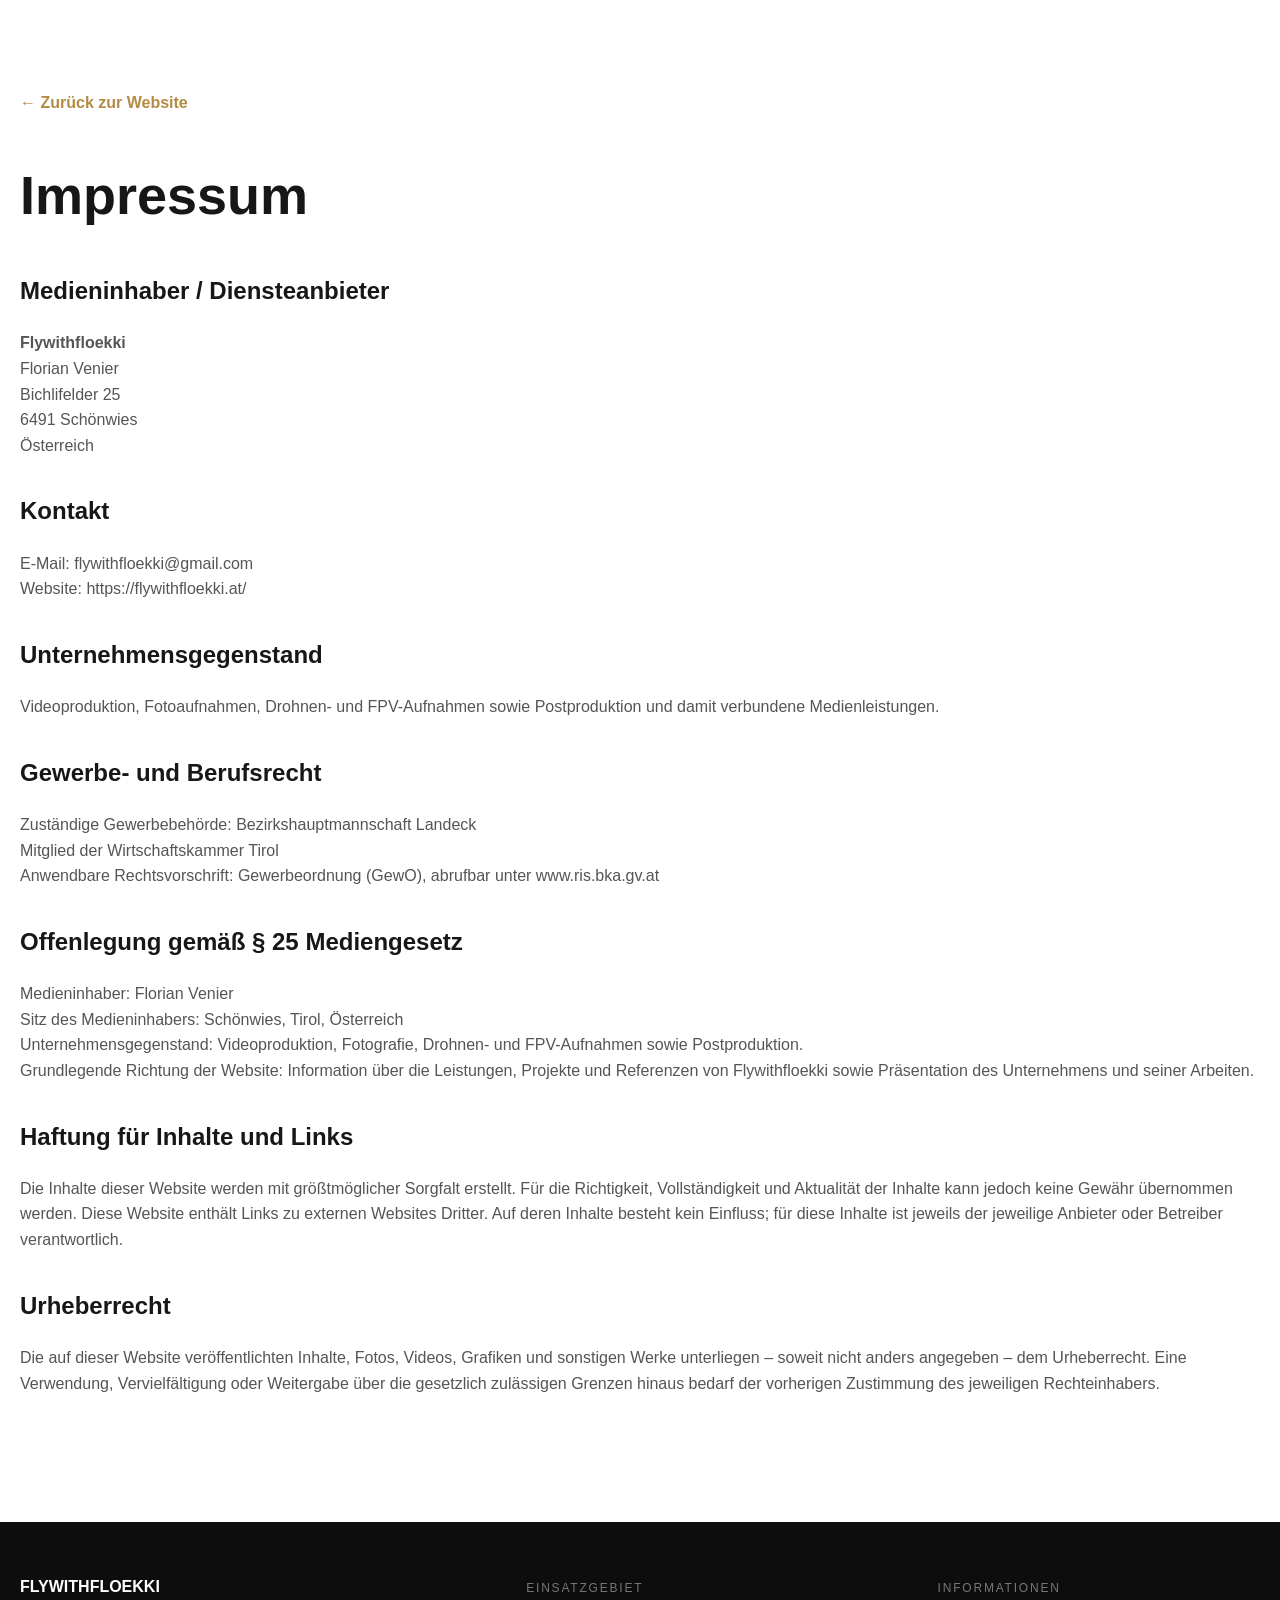
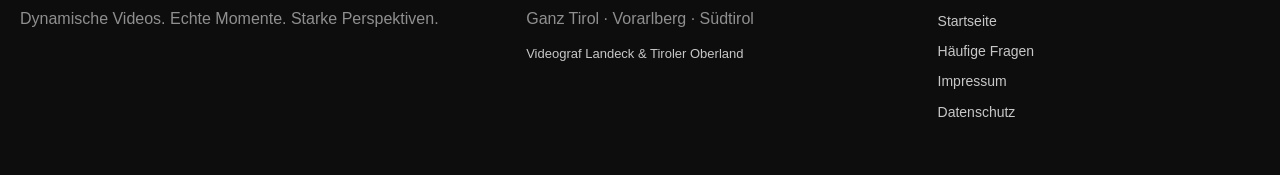
<file: impressum.html>
<!doctype html>
<html lang="de">
<head>
  <meta charset="utf-8">
  <meta name="viewport" content="width=device-width,initial-scale=1">
  <link rel="icon" type="image/png" href="/assets/logo.png">
  <meta name="description" content="Impressum von Flywithfloekki – Videograf und Videoproduktion in Tirol, Vorarlberg und Südtirol.">
  <title>Impressum | Flywithfloekki</title>
  <link rel="canonical" href="https://flywithfloekki.at/impressum.html">
  <link rel="stylesheet" href="styles.css?v=20261125-navigation">
</head>
<body>
  <main class="legal container">
    <a class="backlink" href="index.html">← Zurück zur Website</a>
    <h1>Impressum</h1>

    <h2>Medieninhaber / Diensteanbieter</h2>
    <p>
      <strong>Flywithfloekki</strong><br>
      Florian Venier<br>
      Bichlifelder 25<br>
      6491 Schönwies<br>
      Österreich
</p>

    <h2>Kontakt</h2>
    <p>
      E-Mail: <a href="mailto:flywithfloekki@gmail.com">flywithfloekki@gmail.com</a><br>
      Website: <a href="https://flywithfloekki.at/">https://flywithfloekki.at/</a>
</p>

    <h2>Unternehmensgegenstand</h2>
    <p>Videoproduktion, Fotoaufnahmen, Drohnen- und FPV-Aufnahmen sowie Postproduktion und damit verbundene Medienleistungen.</p>

    <h2>Gewerbe- und Berufsrecht</h2>
    <p>
      Zuständige Gewerbebehörde: Bezirkshauptmannschaft Landeck<br>
      Mitglied der Wirtschaftskammer Tirol<br>
      Anwendbare Rechtsvorschrift: Gewerbeordnung (GewO), abrufbar unter
      <a href="https://www.ris.bka.gv.at/" target="_blank" rel="noopener">www.ris.bka.gv.at</a>
</p>

    <h2>Offenlegung gemäß § 25 Mediengesetz</h2>
    <p>
      Medieninhaber: Florian Venier<br>
      Sitz des Medieninhabers: Schönwies, Tirol, Österreich<br>
      Unternehmensgegenstand: Videoproduktion, Fotografie, Drohnen- und FPV-Aufnahmen sowie Postproduktion.<br>
      Grundlegende Richtung der Website: Information über die Leistungen, Projekte und Referenzen von Flywithfloekki sowie Präsentation des Unternehmens und seiner Arbeiten.
</p>

    <h2>Haftung für Inhalte und Links</h2>
    <p>Die Inhalte dieser Website werden mit größtmöglicher Sorgfalt erstellt. Für die Richtigkeit, Vollständigkeit und Aktualität der Inhalte kann jedoch keine Gewähr übernommen werden. Diese Website enthält Links zu externen Websites Dritter. Auf deren Inhalte besteht kein Einfluss; für diese Inhalte ist jeweils der jeweilige Anbieter oder Betreiber verantwortlich.</p>

    <h2>Urheberrecht</h2>
    <p>Die auf dieser Website veröffentlichten Inhalte, Fotos, Videos, Grafiken und sonstigen Werke unterliegen – soweit nicht anders angegeben – dem Urheberrecht. Eine Verwendung, Vervielfältigung oder Weitergabe über die gesetzlich zulässigen Grenzen hinaus bedarf der vorherigen Zustimmung des jeweiligen Rechteinhabers.</p>
  </main>
<footer class="footer">
    <div class="container footer-grid">
      <div>
        <strong>FLYWITHFLOEKKI</strong>
        <p>Dynamische Videos. Echte Momente. Starke Perspektiven.</p>
      </div>

      <div>
        <span>Einsatzgebiet</span>
        <p>Ganz Tirol · Vorarlberg · Südtirol</p>
        <a class="footer-region-link" href="/videograf-landeck-tiroler-oberland.html">Videograf Landeck &amp; Tiroler Oberland</a>
      </div>

      <div>
        <span>Informationen</span>
        <div class="footer-links">
          <a href="/">Startseite</a>
          <a href="/faq.html">Häufige Fragen</a>
          <a href="/impressum.html">Impressum</a>
          <a href="/datenschutz.html">Datenschutz</a>
        </div>
      </div>
    </div>
  </footer>
</body>
</html>
</file>
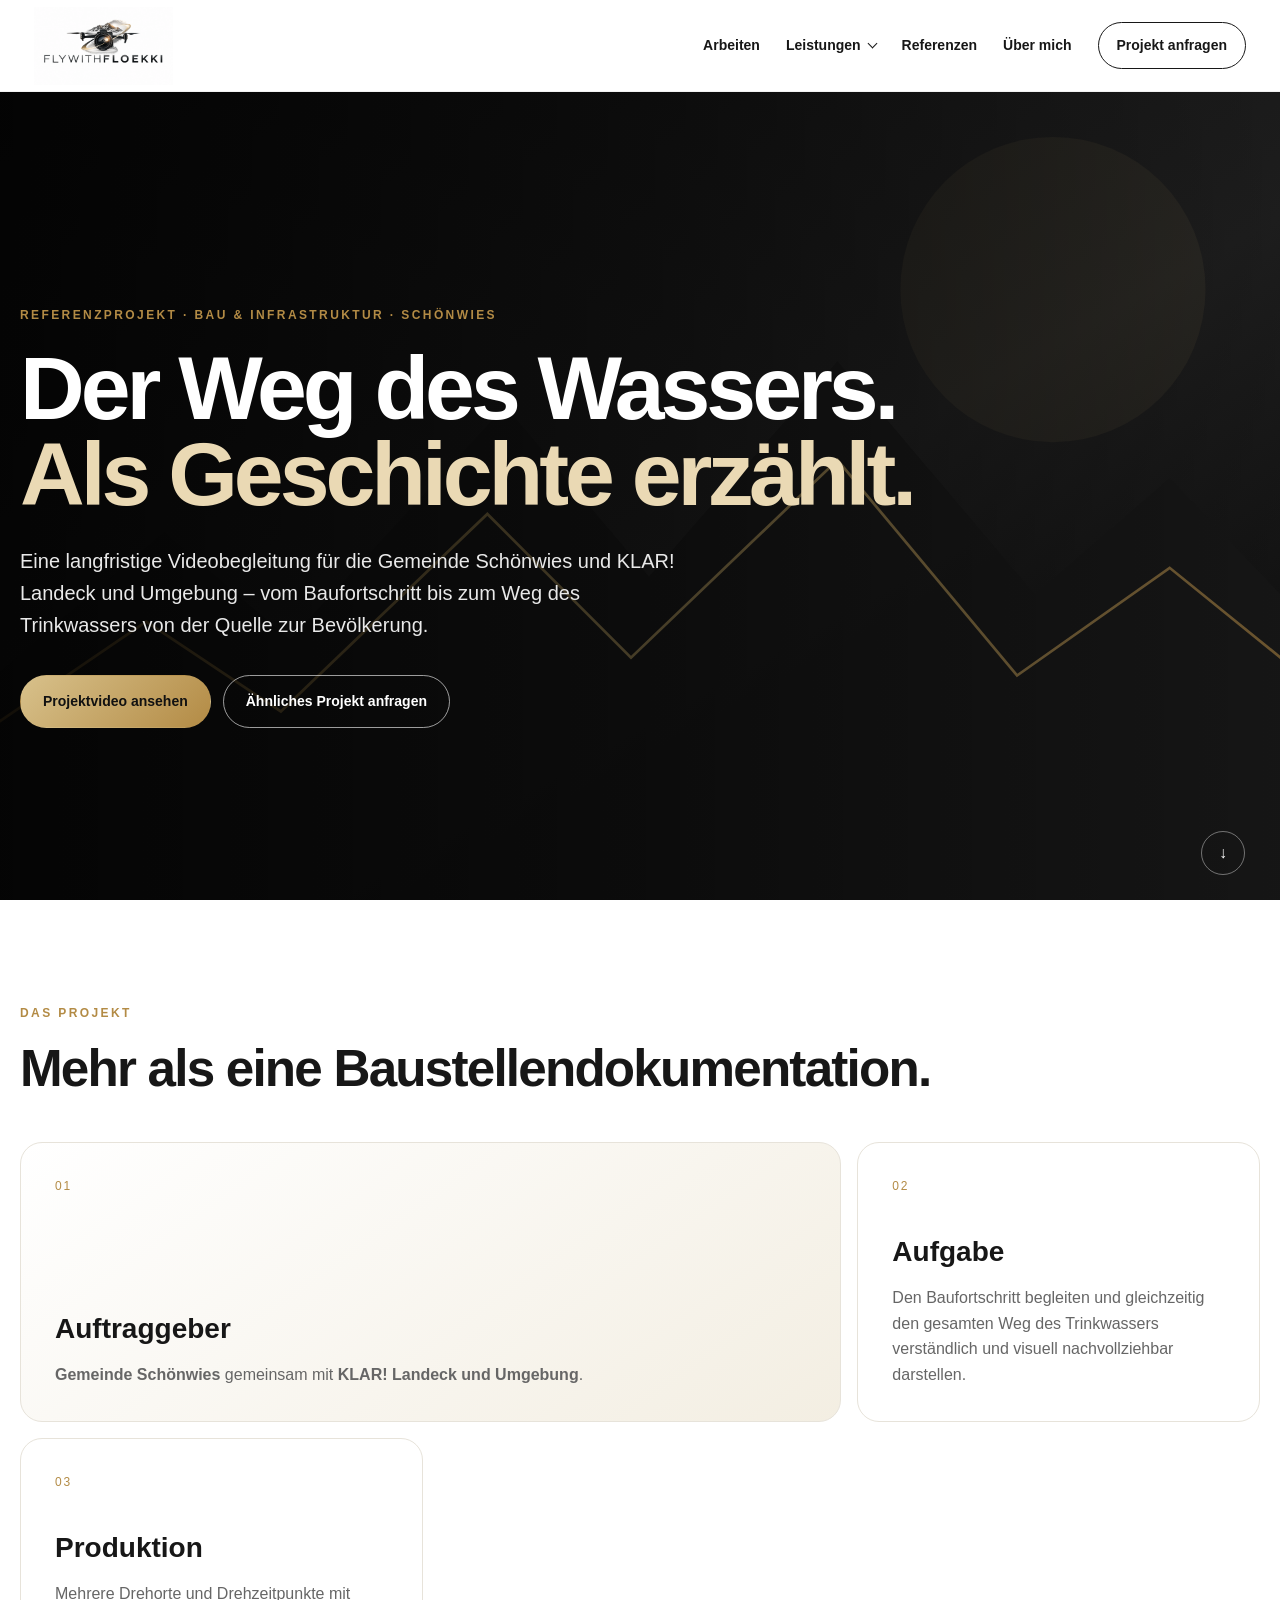
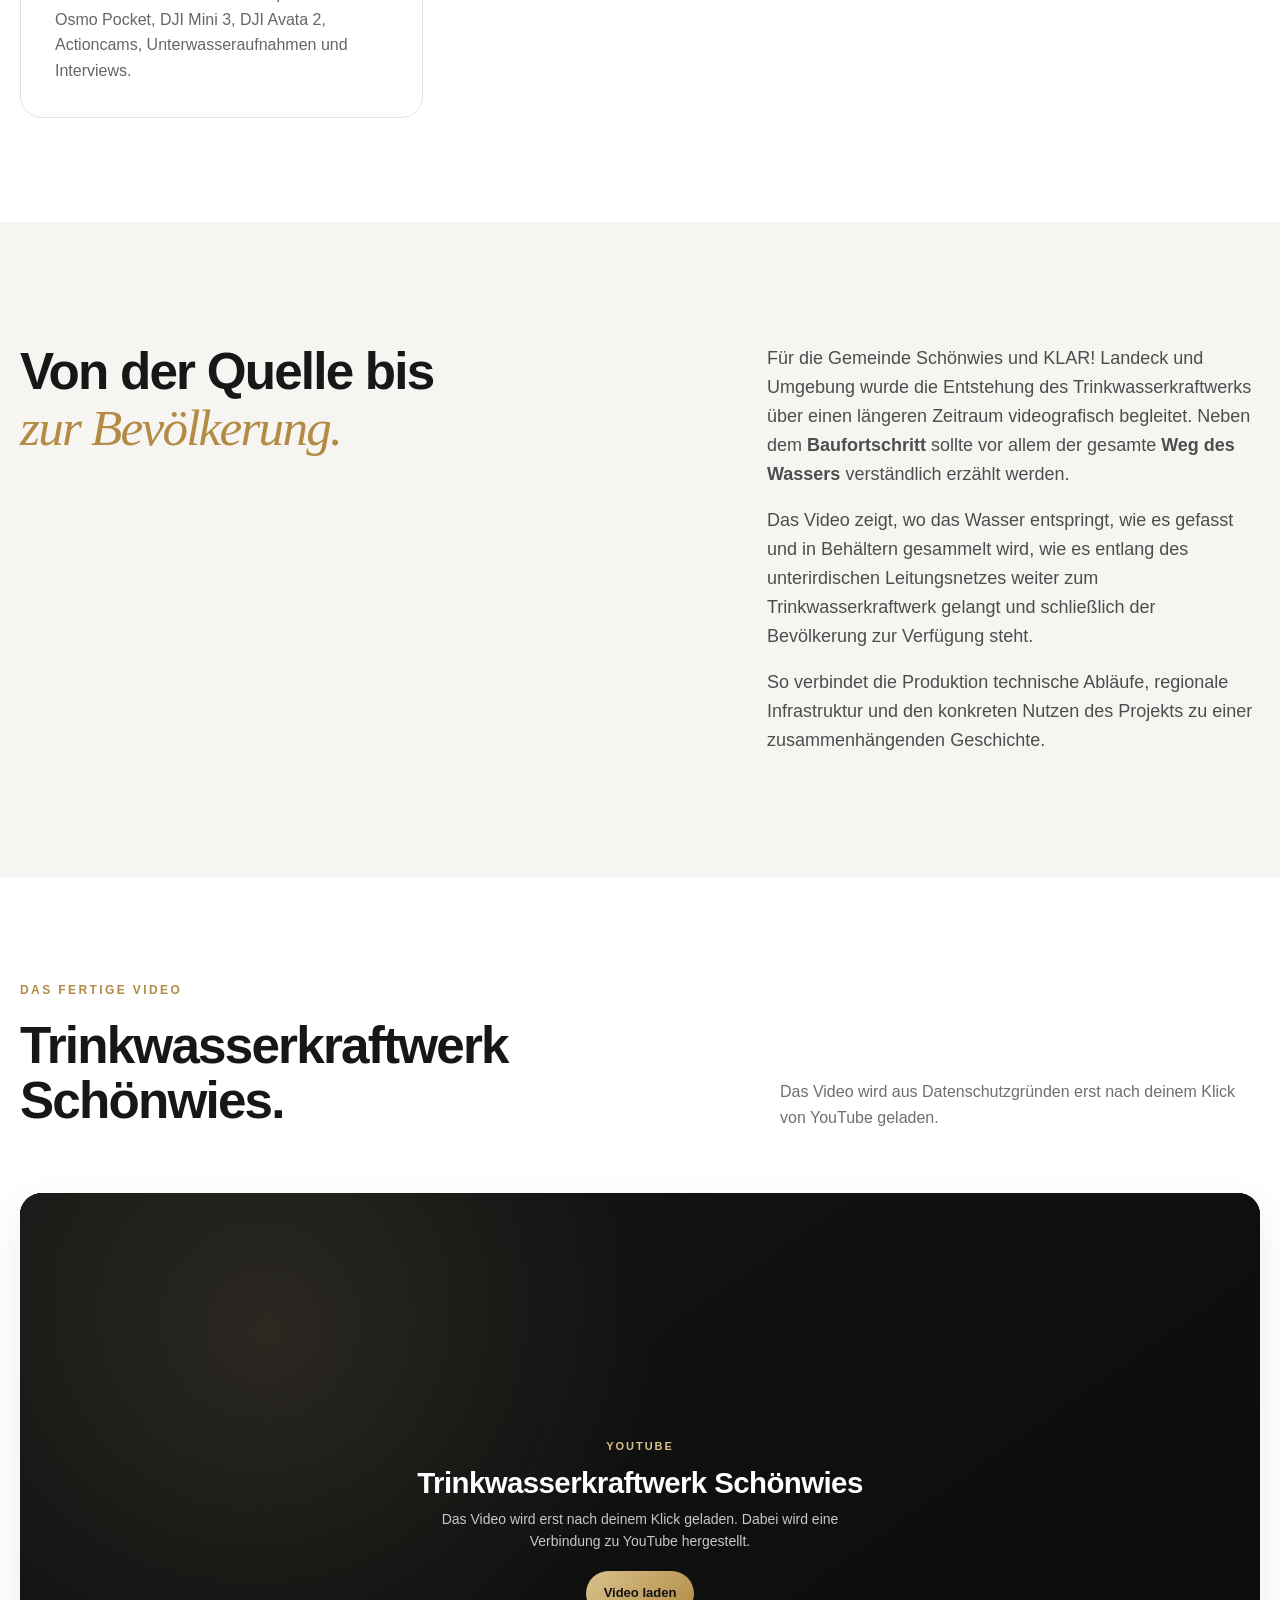
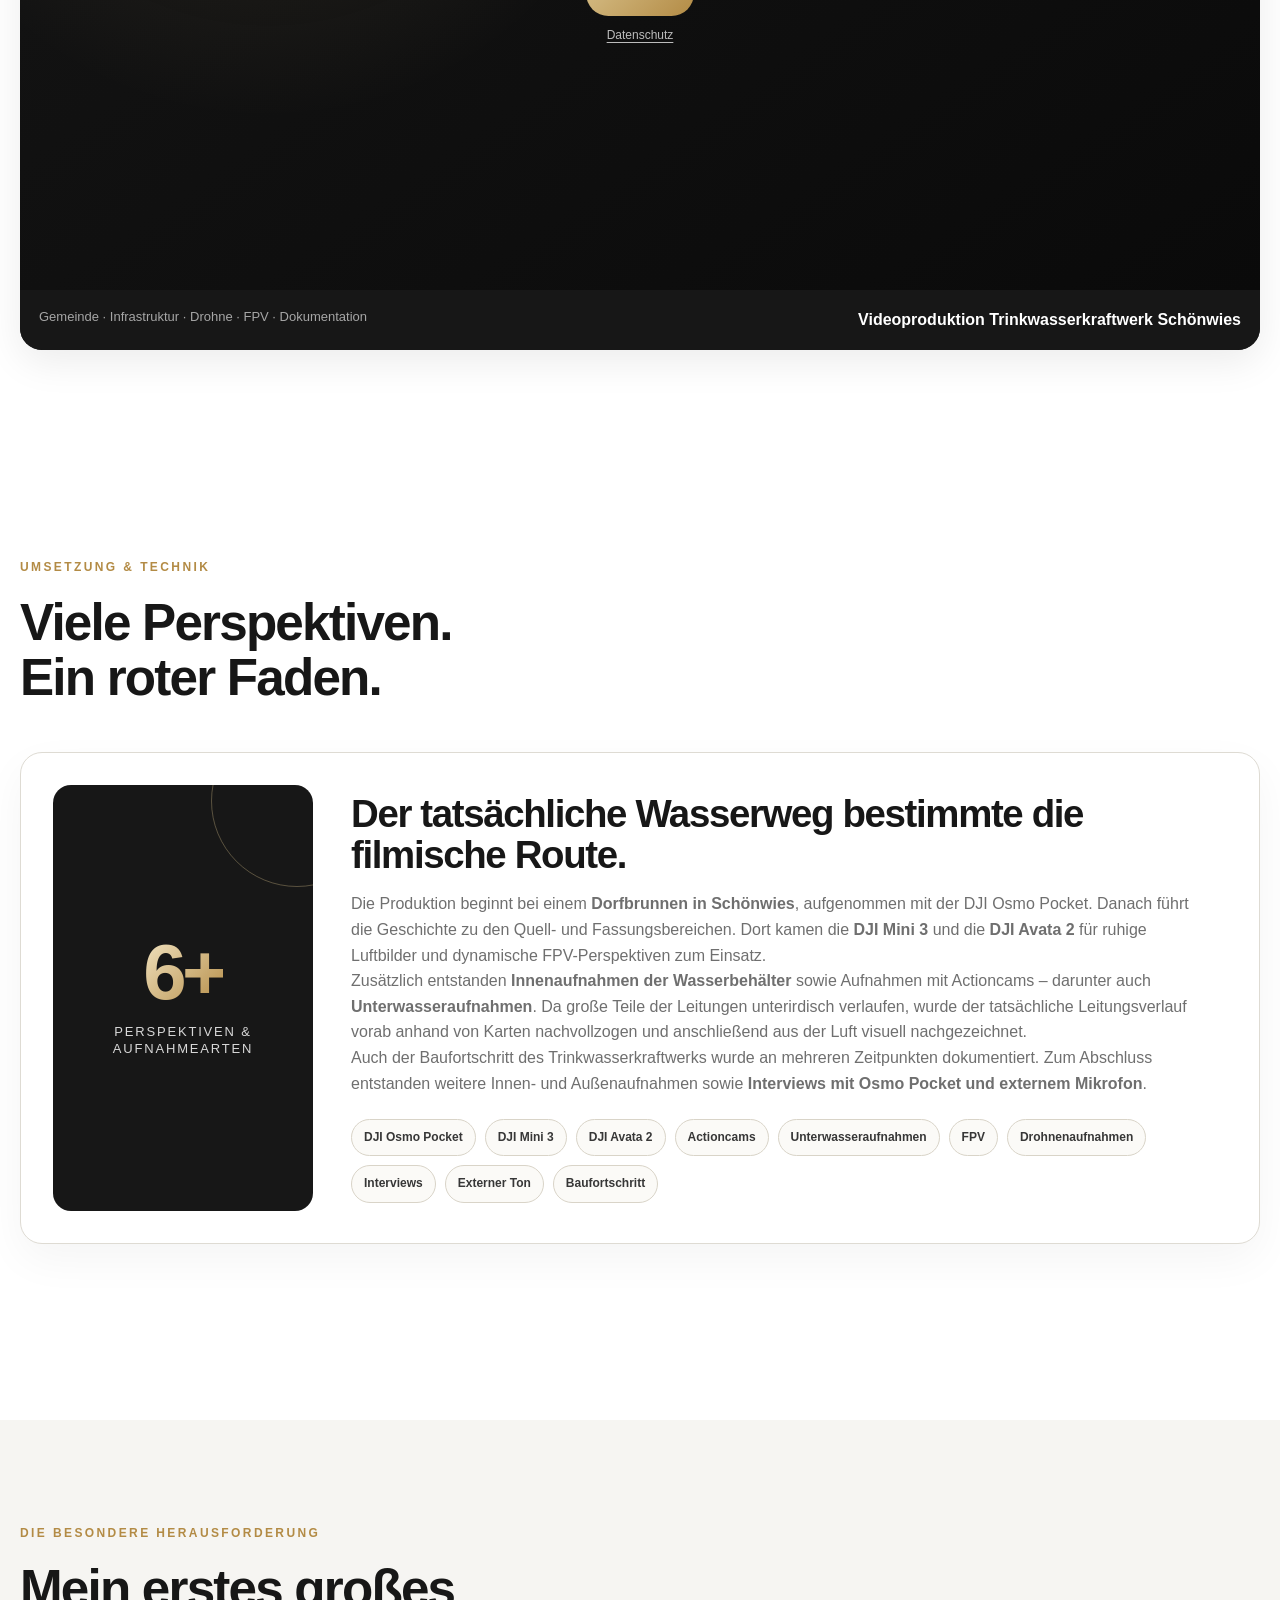
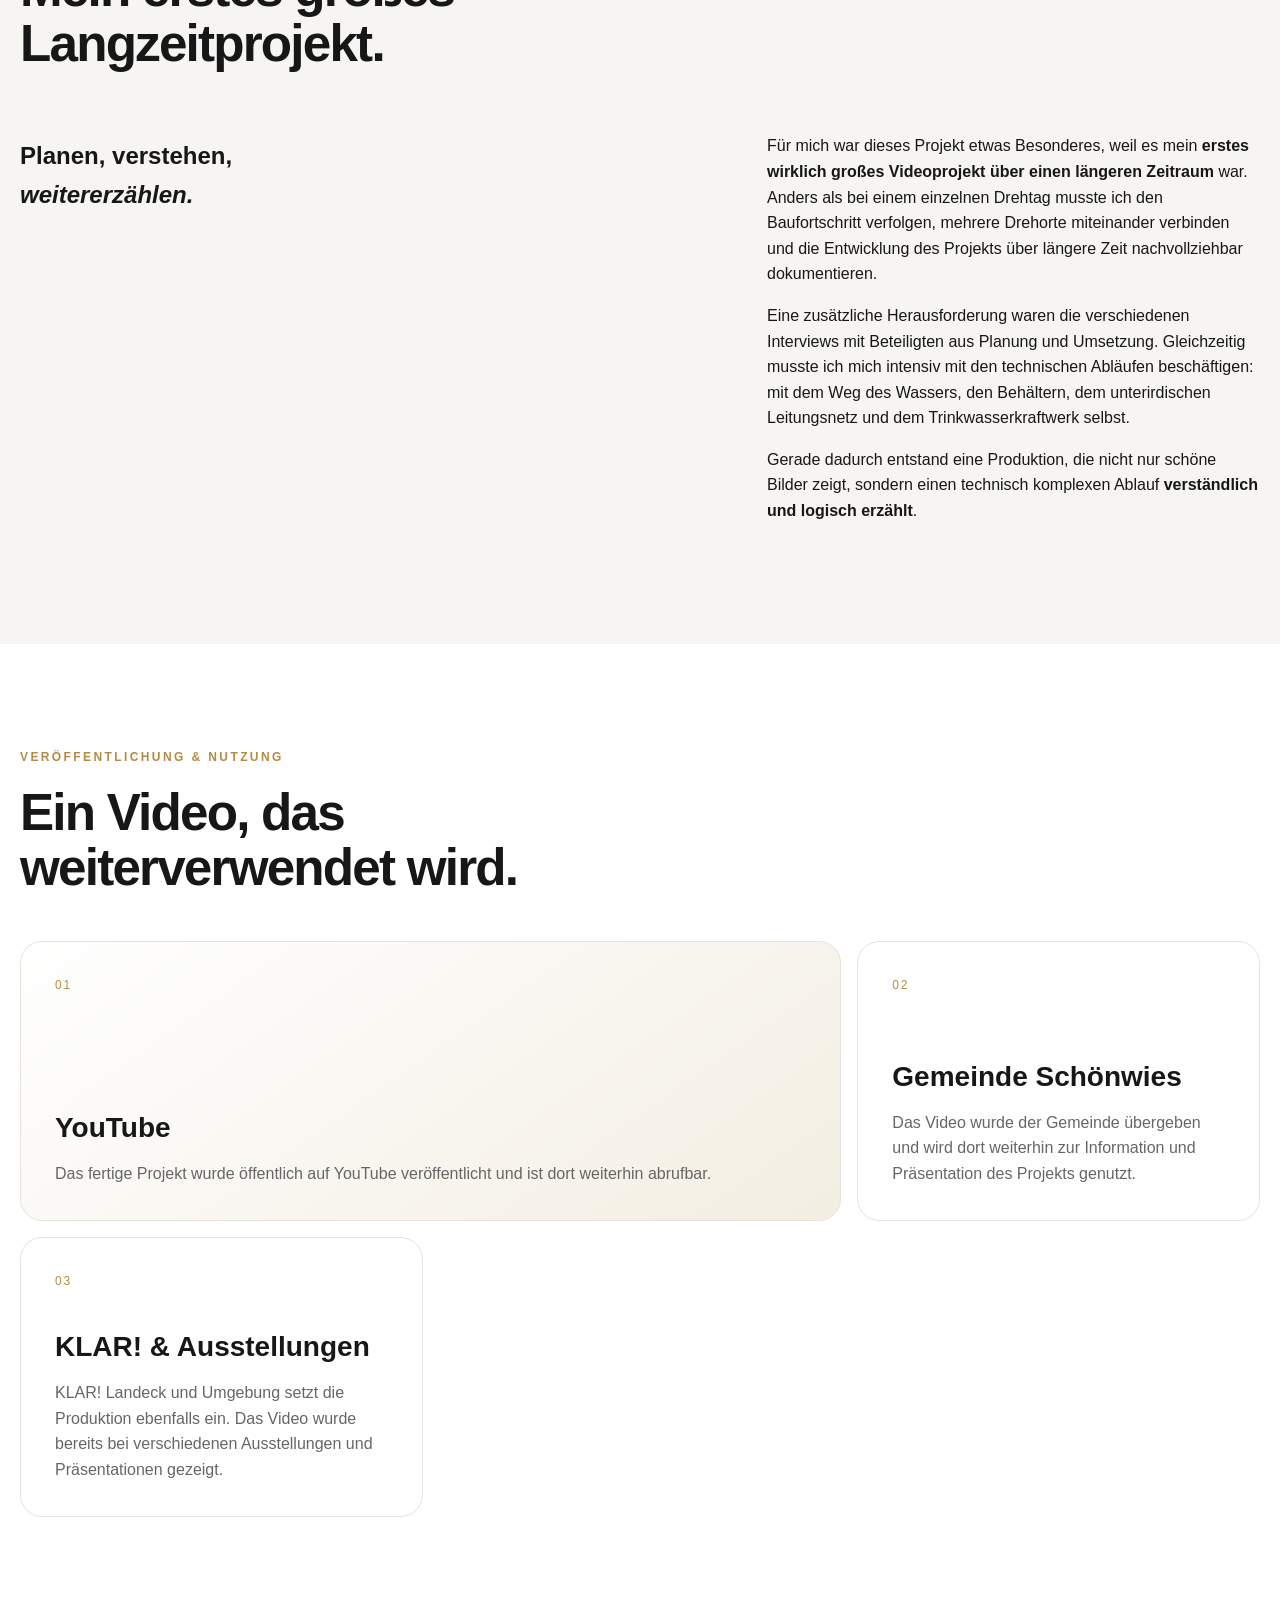
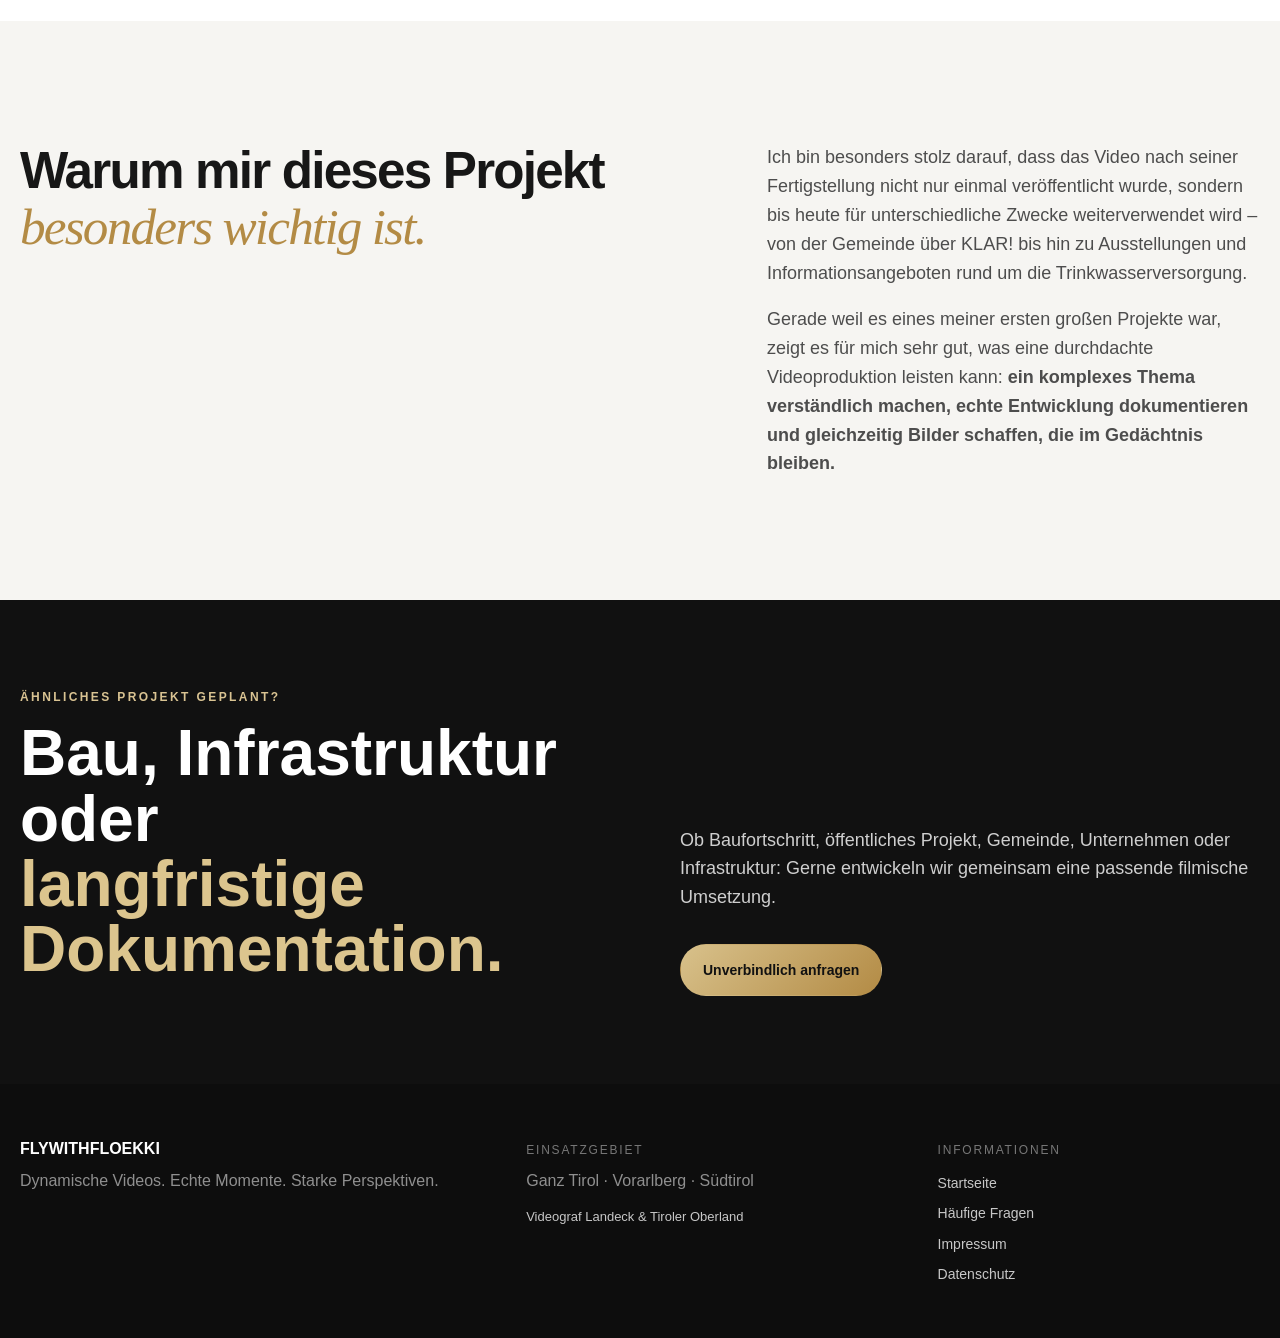
<file: trinkwasserkraftwerk-schoenwies-videoproduktion.html>
<!doctype html>
<html lang="de">
<head>
  <meta charset="utf-8">
  <meta name="viewport" content="width=device-width, initial-scale=1">
  <link rel="icon" type="image/png" href="/assets/logo.png">
  <meta name="description" content="Referenzprojekt von Flywithfloekki: Videoproduktion zum Trinkwasserkraftwerk Schönwies für die Gemeinde Schönwies und KLAR! Landeck und Umgebung – mit Drohne, FPV, Unterwasseraufnahmen und Interviews.">
  <title>Videoproduktion Trinkwasserkraftwerk Schönwies | Flywithfloekki</title>
  <link rel="canonical" href="https://flywithfloekki.at/trinkwasserkraftwerk-schoenwies-videoproduktion.html">
  <meta property="og:title" content="Videoproduktion Trinkwasserkraftwerk Schönwies | Flywithfloekki">
  <meta property="og:description" content="Ein Langzeitprojekt über den Weg des Wassers – von der Quelle über Leitungen und Behälter bis zum Trinkwasserkraftwerk und zur Versorgung der Bevölkerung.">
  <meta property="og:type" content="article">
  <meta property="og:url" content="https://flywithfloekki.at/trinkwasserkraftwerk-schoenwies-videoproduktion.html">
  <meta property="og:image" content="https://flywithfloekki.at/assets/logo.png">
  <link rel="stylesheet" href="styles.css?v=20261125-navigation">

  <script type="application/ld+json">
  {
    "@context": "https://schema.org",
    "@graph": [
      {
        "@type": "Article",
        "headline": "Videoproduktion Trinkwasserkraftwerk Schönwies",
        "description": "Referenzprojekt von Flywithfloekki für die Gemeinde Schönwies und KLAR! Landeck und Umgebung. Die Produktion dokumentiert Baufortschritt und den Weg des Trinkwassers von der Quelle bis zur Versorgung der Bevölkerung.",
        "url": "https://flywithfloekki.at/trinkwasserkraftwerk-schoenwies-videoproduktion.html",
        "author": {
          "@type": "Organization",
          "name": "Flywithfloekki",
          "url": "https://flywithfloekki.at/"
        },
        "about": [
          "Videoproduktion",
          "Trinkwasserkraftwerk Schönwies",
          "Drohnenaufnahmen",
          "FPV",
          "Baufortschritt",
          "Trinkwasserversorgung"
        ],
        "mentions": [
          {
            "@type": "Organization",
            "name": "Gemeinde Schönwies"
          },
          {
            "@type": "Organization",
            "name": "KLAR! Landeck und Umgebung"
          }
        ]
      },
      {
        "@type": "VideoObject",
        "name": "Trinkwasserkraftwerk Schönwies",
        "description": "Videodokumentation über Baufortschritt und den Weg des Wassers von der Quelle bis zum Trinkwasserkraftwerk und zur Bevölkerung.",
        "embedUrl": "https://www.youtube-nocookie.com/embed/HRHz7TYIEWQ",
        "contentUrl": "https://www.youtube.com/watch?v=HRHz7TYIEWQ"
      }
    ]
  }
  </script>
</head>
<body>
  <header class="site-header">
    <a class="brand" href="/" aria-label="Flywithfloekki Startseite">
      <img src="assets/logo.png" alt="Flywithfloekki Logo – Videograf und Videoproduktion in Tirol">
    </a>
    <button class="nav-toggle" aria-label="Menü öffnen" aria-expanded="false">☰</button>
    <nav class="nav" aria-label="Hauptnavigation">
      <a href="/#wko-tirolskills">Arbeiten</a>
      <details class="nav-services">
        <summary>Leistungen <span aria-hidden="true" class="nav-caret"></span></summary>
        <div class="nav-service-links">
          <a href="/#leistungen">Alle Leistungen im Überblick</a>
          <a href="/firmenvideo-social-media-tirol.html">Imagefilm &amp; Firmenvideos</a>
          <a href="/hochzeitsvideograf-tirol.html">Hochzeitsvideos</a>
          <a href="/eventvideo-tirol.html">Eventvideos</a>
          <a href="/drohnenaufnahmen-fpv-tirol.html">Drohnenaufnahmen &amp; FPV</a>
          <a href="/#individuelle-projekte">Individuelle Projekte anfragen</a>
        </div>
      </details>
      <a href="/#referenzen">Referenzen</a>
      <a href="/#ueber-mich">Über mich</a>
      <a href="/#kontakt" class="nav-cta">Projekt anfragen</a>
    </nav>
  </header>

  <main id="top">
    <section class="hero" aria-label="Referenzprojekt Trinkwasserkraftwerk Schönwies">
      <div class="hero-media hero-fallback" role="img" aria-label="Videoproduktion zum Trinkwasserkraftwerk Schönwies"></div>
      <div class="hero-overlay"></div>
      <div class="hero-content container">
        <p class="eyebrow">Referenzprojekt · Bau & Infrastruktur · Schönwies</p>
        <h1>Der Weg des Wassers.<br><span>Als Geschichte erzählt.</span></h1>
        <p class="hero-copy">Eine langfristige Videobegleitung für die Gemeinde Schönwies und KLAR! Landeck und Umgebung – vom Baufortschritt bis zum Weg des Trinkwassers von der Quelle zur Bevölkerung.</p>
        <div class="hero-actions">
          <a class="button button-gold" href="#video">Projektvideo ansehen</a>
          <a class="button button-ghost" href="/#kontakt">Ähnliches Projekt anfragen</a>
        </div>
      </div>
      <a class="scroll-hint" href="#projekt" aria-label="Weiter nach unten">↓</a>
    </section>

    <section id="projekt" class="section container">
      <div class="section-heading">
        <div class="section-label">Das Projekt</div>
        <h2>Mehr als eine Baustellendokumentation.</h2>
      </div>

      <div class="cards">
        <article class="card featured">
          <span class="card-number">01</span>
          <h3>Auftraggeber</h3>
          <p><strong>Gemeinde Schönwies</strong> gemeinsam mit <strong>KLAR! Landeck und Umgebung</strong>.</p>
        </article>
        <article class="card">
          <span class="card-number">02</span>
          <h3>Aufgabe</h3>
          <p>Den Baufortschritt begleiten und gleichzeitig den gesamten Weg des Trinkwassers verständlich und visuell nachvollziehbar darstellen.</p>
        </article>
        <article class="card">
          <span class="card-number">03</span>
          <h3>Produktion</h3>
          <p>Mehrere Drehorte und Drehzeitpunkte mit Osmo Pocket, DJI Mini 3, DJI Avata 2, Actioncams, Unterwasseraufnahmen und Interviews.</p>
        </article>
      </div>
    </section>

    <section class="intro section soft-bg">
      <div class="container intro-grid">
        <h2>Von der Quelle bis<br><em>zur Bevölkerung.</em></h2>
        <div>
          <p>Für die Gemeinde Schönwies und KLAR! Landeck und Umgebung wurde die Entstehung des Trinkwasserkraftwerks über einen längeren Zeitraum videografisch begleitet. Neben dem <strong>Baufortschritt</strong> sollte vor allem der gesamte <strong>Weg des Wassers</strong> verständlich erzählt werden.</p>
          <p>Das Video zeigt, wo das Wasser entspringt, wie es gefasst und in Behältern gesammelt wird, wie es entlang des unterirdischen Leitungsnetzes weiter zum Trinkwasserkraftwerk gelangt und schließlich der Bevölkerung zur Verfügung steht.</p>
          <p>So verbindet die Produktion technische Abläufe, regionale Infrastruktur und den konkreten Nutzen des Projekts zu einer zusammenhängenden Geschichte.</p>
        </div>
      </div>
    </section>

    <section id="video" class="section portfolio-section">
      <div class="container">
        <div class="section-heading split">
          <div>
            <div class="section-label">Das fertige Video</div>
            <h2>Trinkwasserkraftwerk<br>Schönwies.</h2>
          </div>
          <p class="muted">Das Video wird aus Datenschutzgründen erst nach deinem Klick von YouTube geladen.</p>
        </div>

        <article class="portfolio-card featured-video">
          <div class="video-frame">
            <div class="media-consent" data-provider="youtube" data-src="https://www.youtube-nocookie.com/embed/HRHz7TYIEWQ?rel=0" data-title="Trinkwasserkraftwerk Schönwies">
              <div class="media-consent-content">
                <span class="media-consent-kicker">YouTube</span>
                <strong>Trinkwasserkraftwerk Schönwies</strong>
                <p>Das Video wird erst nach deinem Klick geladen. Dabei wird eine Verbindung zu YouTube hergestellt.</p>
                <button type="button" class="media-load-button">Video laden</button>
                <a class="media-consent-link" href="datenschutz.html#externe-medien">Datenschutz</a>
              </div>
            </div>
          </div>
          <div class="portfolio-meta"><span>Gemeinde · Infrastruktur · Drohne · FPV · Dokumentation</span><strong>Videoproduktion Trinkwasserkraftwerk Schönwies</strong></div>
        </article>
      </div>
    </section>

    <section class="section container">
      <div class="section-heading">
        <div class="section-label">Umsetzung & Technik</div>
        <h2>Viele Perspektiven.<br>Ein roter Faden.</h2>
      </div>

      <div class="project-proof" aria-label="Umsetzung der Videoproduktion">
        <div class="project-count">
          <strong class="project-count-number">6+</strong>
          <span>Perspektiven &<br>Aufnahmearten</span>
        </div>
        <div class="project-scope">
          <h3>Der tatsächliche Wasserweg bestimmte die filmische Route.</h3>
          <p>Die Produktion beginnt bei einem <strong>Dorfbrunnen in Schönwies</strong>, aufgenommen mit der DJI Osmo Pocket. Danach führt die Geschichte zu den Quell- und Fassungsbereichen. Dort kamen die <strong>DJI Mini 3</strong> und die <strong>DJI Avata 2</strong> für ruhige Luftbilder und dynamische FPV-Perspektiven zum Einsatz.</p>
          <p>Zusätzlich entstanden <strong>Innenaufnahmen der Wasserbehälter</strong> sowie Aufnahmen mit Actioncams – darunter auch <strong>Unterwasseraufnahmen</strong>. Da große Teile der Leitungen unterirdisch verlaufen, wurde der tatsächliche Leitungsverlauf vorab anhand von Karten nachvollzogen und anschließend aus der Luft visuell nachgezeichnet.</p>
          <p>Auch der Baufortschritt des Trinkwasserkraftwerks wurde an mehreren Zeitpunkten dokumentiert. Zum Abschluss entstanden weitere Innen- und Außenaufnahmen sowie <strong>Interviews mit Osmo Pocket und externem Mikrofon</strong>.</p>

          <div class="scope-tags" aria-label="Eingesetzte Technik und Aufnahmen">
            <span>DJI Osmo Pocket</span>
            <span>DJI Mini 3</span>
            <span>DJI Avata 2</span>
            <span>Actioncams</span>
            <span>Unterwasseraufnahmen</span>
            <span>FPV</span>
            <span>Drohnenaufnahmen</span>
            <span>Interviews</span>
            <span>Externer Ton</span>
            <span>Baufortschritt</span>
          </div>
        </div>
      </div>
    </section>

    <section class="section soft-bg">
      <div class="container">
        <div class="section-heading">
          <div class="section-label">Die besondere Herausforderung</div>
          <h2>Mein erstes großes<br>Langzeitprojekt.</h2>
        </div>

        <div class="intro-grid">
          <h2>Planen, verstehen,<br><em>weitererzählen.</em></h2>
          <div>
            <p>Für mich war dieses Projekt etwas Besonderes, weil es mein <strong>erstes wirklich großes Videoprojekt über einen längeren Zeitraum</strong> war. Anders als bei einem einzelnen Drehtag musste ich den Baufortschritt verfolgen, mehrere Drehorte miteinander verbinden und die Entwicklung des Projekts über längere Zeit nachvollziehbar dokumentieren.</p>
            <p>Eine zusätzliche Herausforderung waren die verschiedenen Interviews mit Beteiligten aus Planung und Umsetzung. Gleichzeitig musste ich mich intensiv mit den technischen Abläufen beschäftigen: mit dem Weg des Wassers, den Behältern, dem unterirdischen Leitungsnetz und dem Trinkwasserkraftwerk selbst.</p>
            <p>Gerade dadurch entstand eine Produktion, die nicht nur schöne Bilder zeigt, sondern einen technisch komplexen Ablauf <strong>verständlich und logisch erzählt</strong>.</p>
          </div>
        </div>
      </div>
    </section>

    <section class="section container">
      <div class="section-heading">
        <div class="section-label">Veröffentlichung & Nutzung</div>
        <h2>Ein Video, das<br>weiterverwendet wird.</h2>
      </div>

      <div class="cards">
        <article class="card featured">
          <span class="card-number">01</span>
          <h3>YouTube</h3>
          <p>Das fertige Projekt wurde öffentlich auf YouTube veröffentlicht und ist dort weiterhin abrufbar.</p>
        </article>
        <article class="card">
          <span class="card-number">02</span>
          <h3>Gemeinde Schönwies</h3>
          <p>Das Video wurde der Gemeinde übergeben und wird dort weiterhin zur Information und Präsentation des Projekts genutzt.</p>
        </article>
        <article class="card">
          <span class="card-number">03</span>
          <h3>KLAR! & Ausstellungen</h3>
          <p>KLAR! Landeck und Umgebung setzt die Produktion ebenfalls ein. Das Video wurde bereits bei verschiedenen Ausstellungen und Präsentationen gezeigt.</p>
        </article>
      </div>
    </section>

    <section class="intro section soft-bg">
      <div class="container intro-grid">
        <h2>Warum mir dieses Projekt<br><em>besonders wichtig ist.</em></h2>
        <div>
          <p>Ich bin besonders stolz darauf, dass das Video nach seiner Fertigstellung nicht nur einmal veröffentlicht wurde, sondern bis heute für unterschiedliche Zwecke weiterverwendet wird – von der Gemeinde über KLAR! bis hin zu Ausstellungen und Informationsangeboten rund um die Trinkwasserversorgung.</p>
          <p>Gerade weil es eines meiner ersten großen Projekte war, zeigt es für mich sehr gut, was eine durchdachte Videoproduktion leisten kann: <strong>ein komplexes Thema verständlich machen, echte Entwicklung dokumentieren und gleichzeitig Bilder schaffen, die im Gedächtnis bleiben.</strong></p>
        </div>
      </div>
    </section>

    <section class="price-cta">
      <div class="container price-grid">
        <div>
          <div class="section-label light">Ähnliches Projekt geplant?</div>
          <h2>Bau, Infrastruktur oder<br><span>langfristige Dokumentation.</span></h2>
        </div>
        <div>
          <p>Ob Baufortschritt, öffentliches Projekt, Gemeinde, Unternehmen oder Infrastruktur: Gerne entwickeln wir gemeinsam eine passende filmische Umsetzung.</p>
          <a href="/#kontakt" class="button button-gold">Unverbindlich anfragen</a>
        </div>
      </div>
    </section>

</main>

  <footer class="footer">
    <div class="container footer-grid">
      <div>
        <strong>FLYWITHFLOEKKI</strong>
        <p>Dynamische Videos. Echte Momente. Starke Perspektiven.</p>
      </div>

      <div>
        <span>Einsatzgebiet</span>
        <p>Ganz Tirol · Vorarlberg · Südtirol</p>
        <a class="footer-region-link" href="/videograf-landeck-tiroler-oberland.html">Videograf Landeck &amp; Tiroler Oberland</a>
      </div>

      <div>
        <span>Informationen</span>
        <div class="footer-links">
          <a href="/">Startseite</a>
          <a href="/faq.html">Häufige Fragen</a>
          <a href="/impressum.html">Impressum</a>
          <a href="/datenschutz.html">Datenschutz</a>
        </div>
      </div>
    </div>
  </footer>

  <script src="script.js?v=20261118-leistungen"></script>
</body>
</html>
</file>
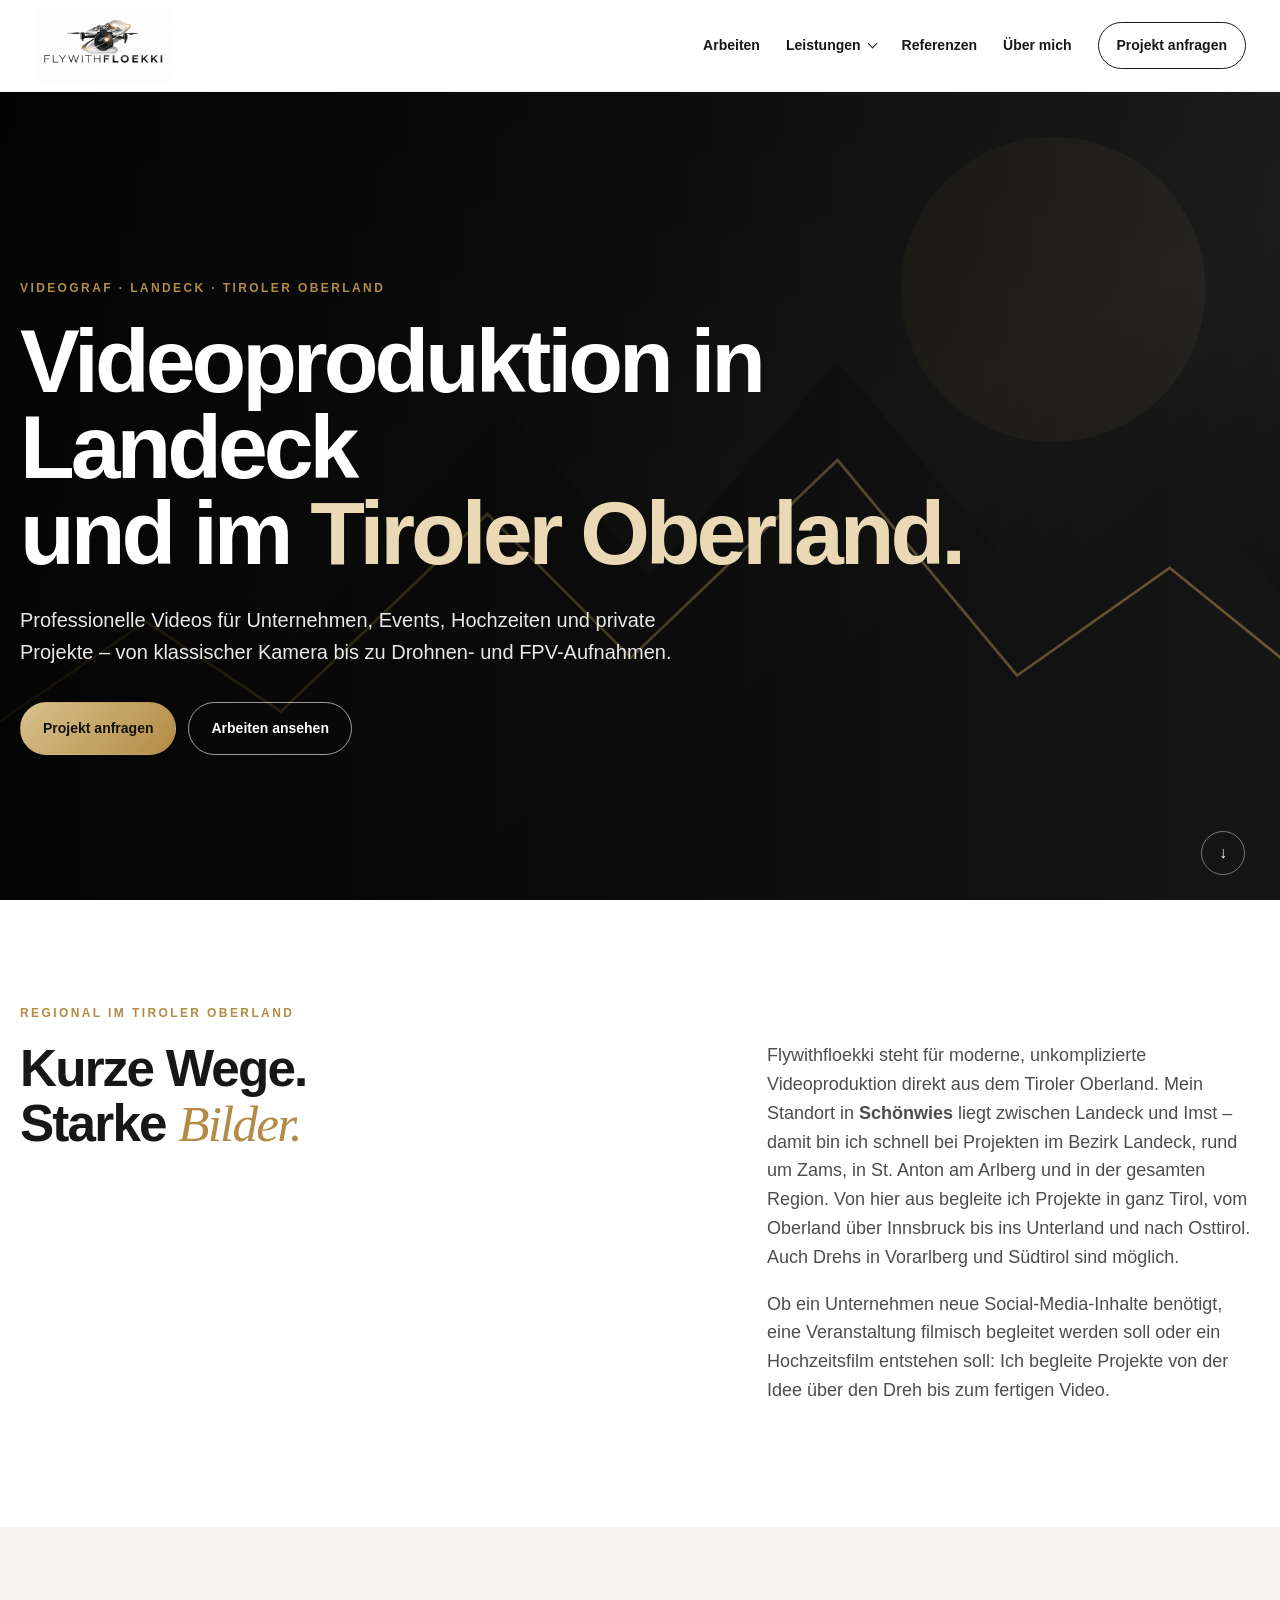
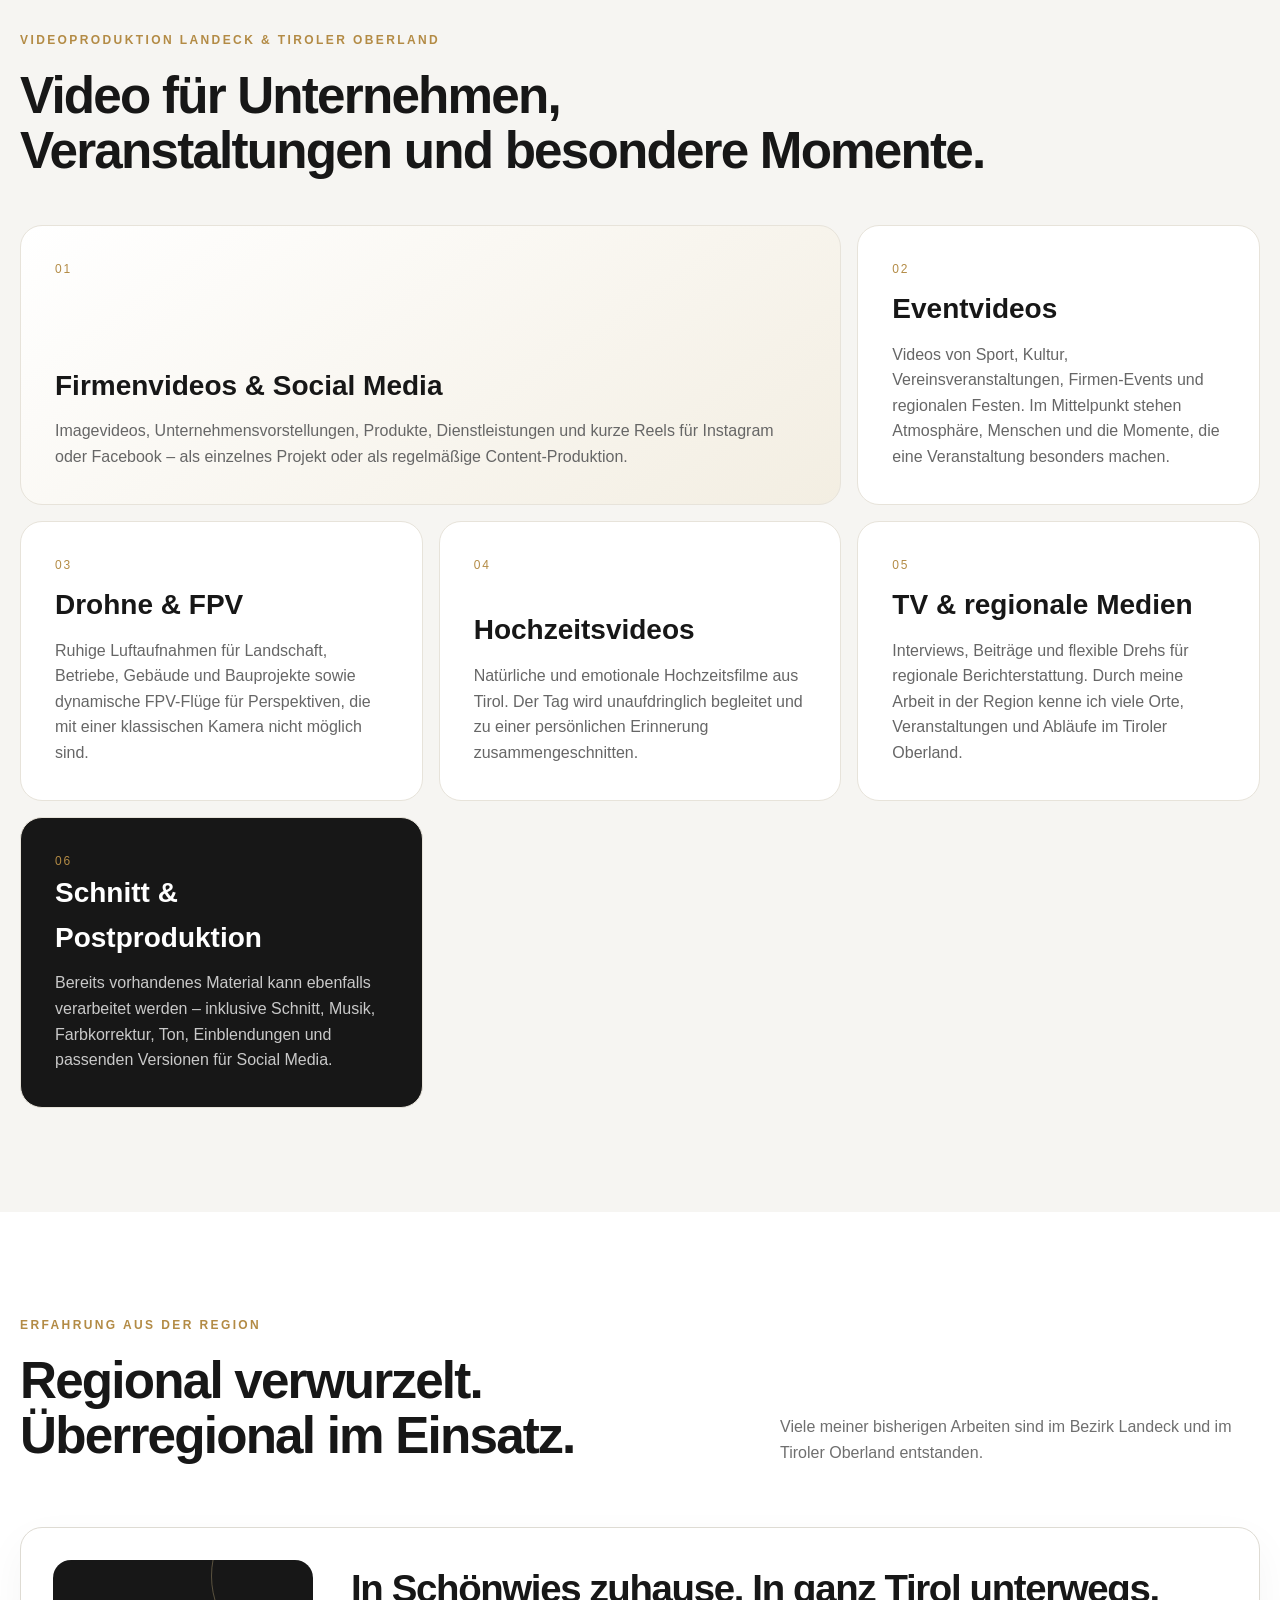
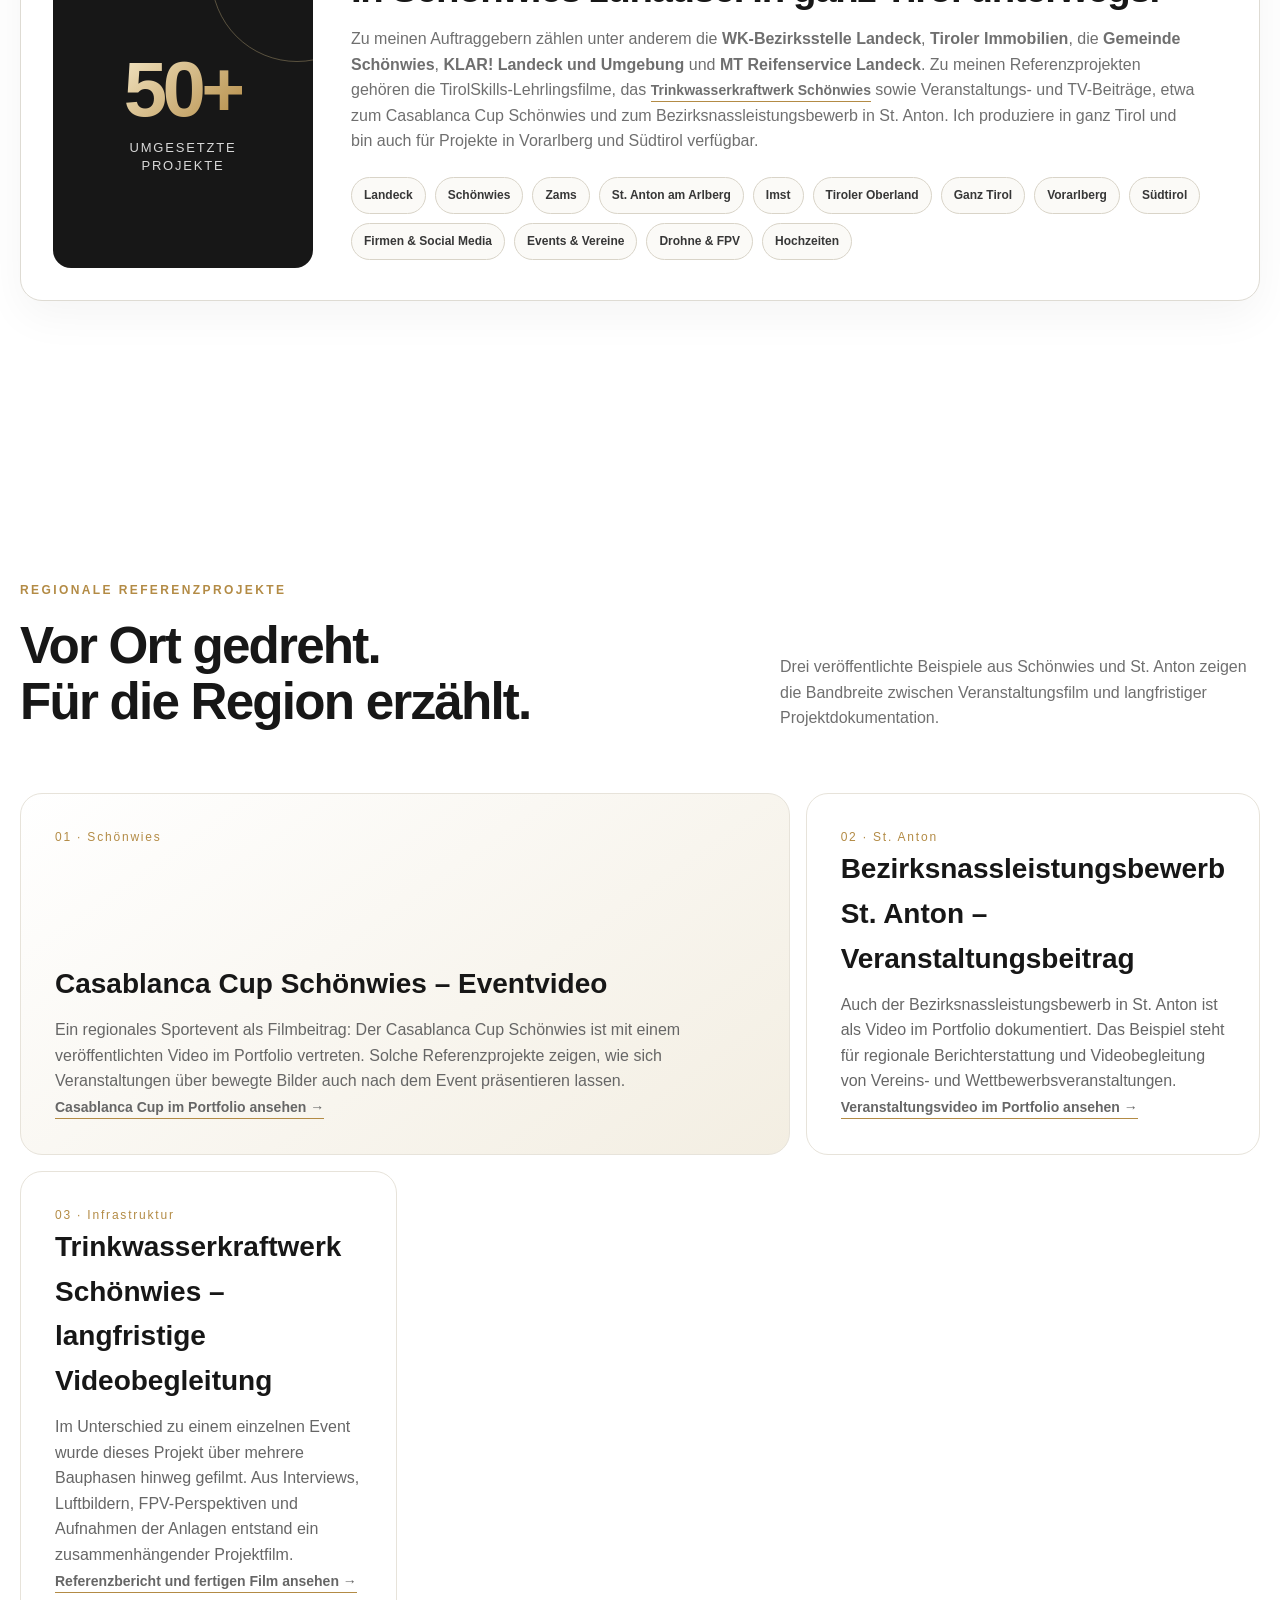
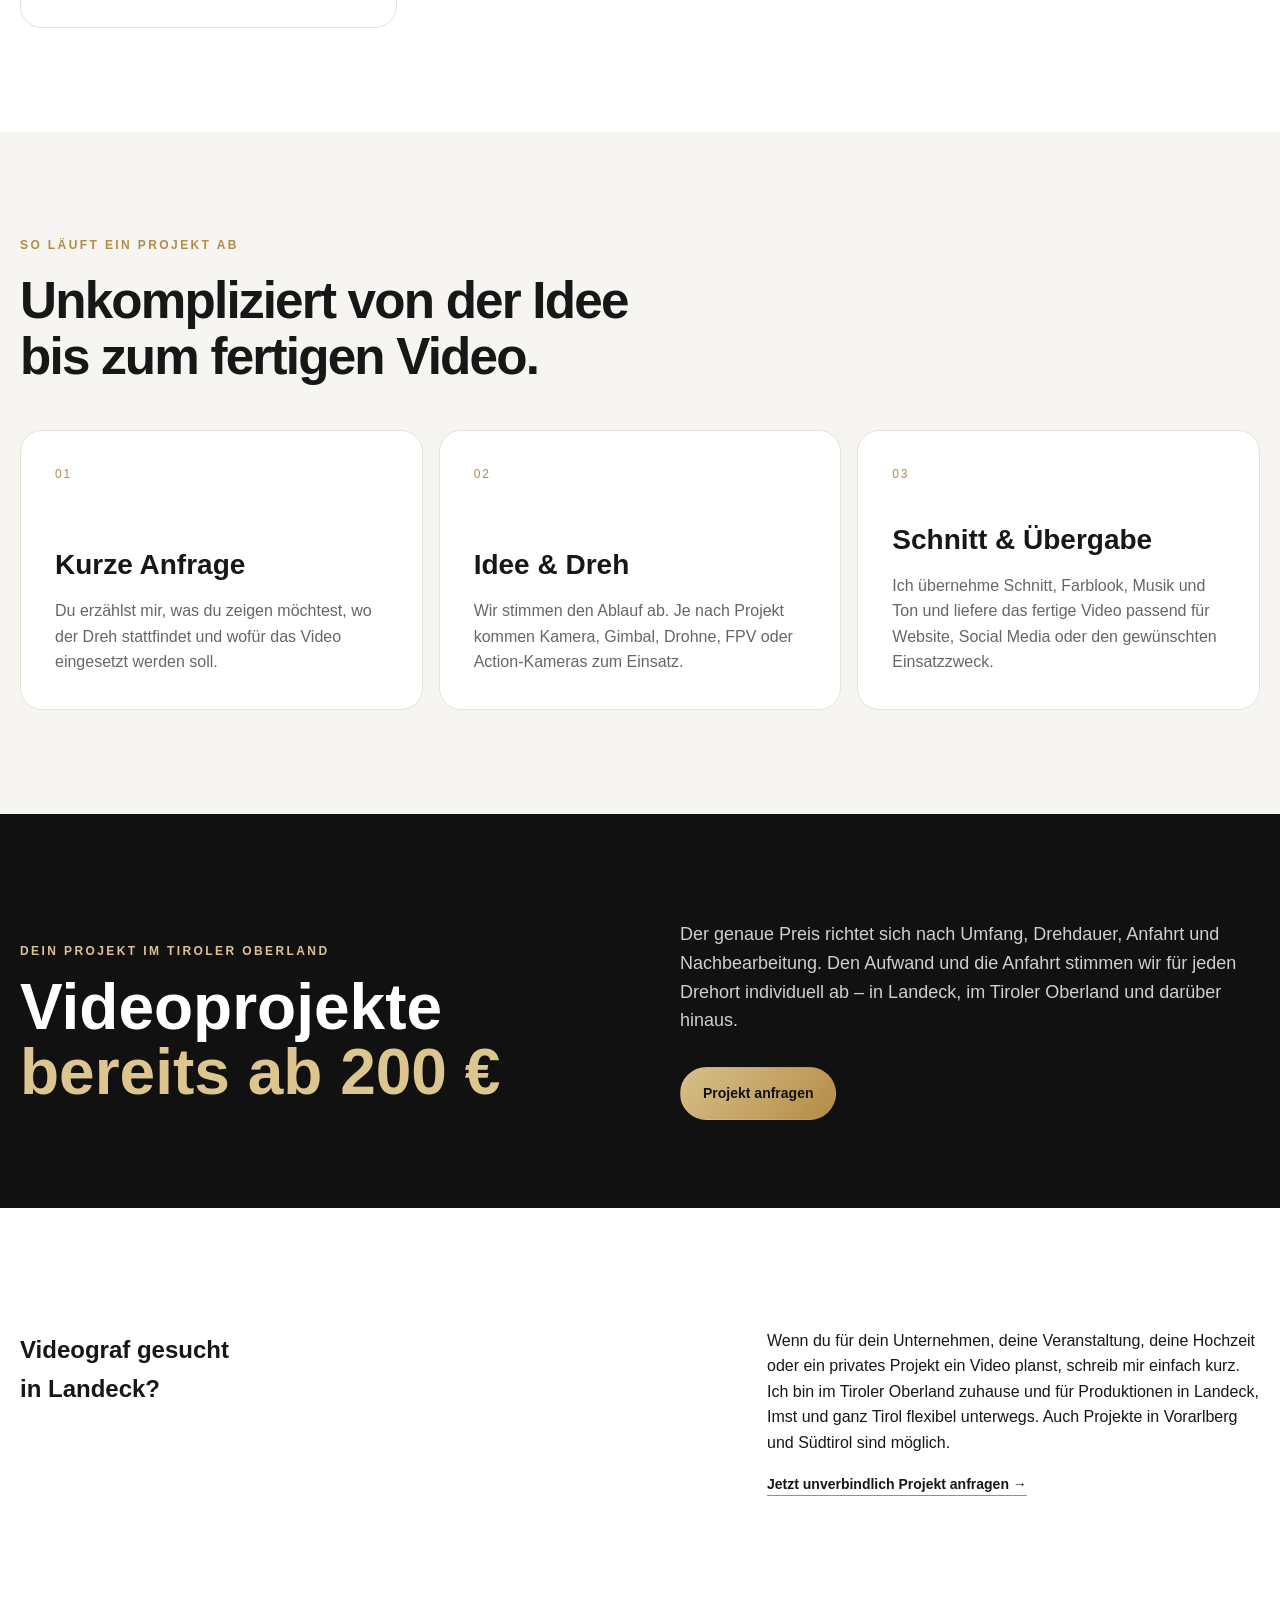
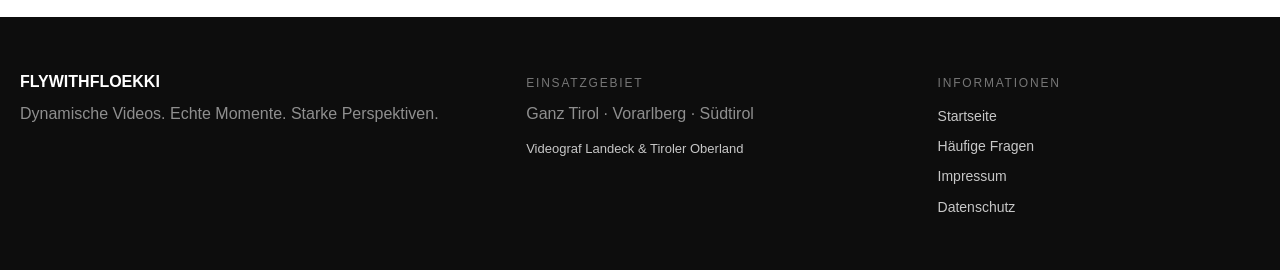
<file: videograf-landeck-tiroler-oberland.html>
<!doctype html>
<html lang="de">
<head>
  <meta charset="utf-8">
  <meta name="viewport" content="width=device-width, initial-scale=1">
  <link rel="icon" type="image/png" href="/assets/logo.png">
  <meta name="description" content="Videograf aus dem Tiroler Oberland für Landeck, Imst und ganz Tirol: Firmenvideos, Social Media, Events, Hochzeiten sowie Drohnen- und FPV-Aufnahmen.">
  <title>Videograf Landeck & Tiroler Oberland | Flywithfloekki</title>
  <link rel="canonical" href="https://flywithfloekki.at/videograf-landeck-tiroler-oberland.html">
  <meta property="og:title" content="Videograf Landeck & Tiroler Oberland | Flywithfloekki">
  <meta property="og:description" content="Videoproduktion für Unternehmen, Events, Hochzeiten und private Projekte in Landeck und im Tiroler Oberland – inklusive Drohne & FPV.">
  <meta property="og:type" content="website">
  <meta property="og:url" content="https://flywithfloekki.at/videograf-landeck-tiroler-oberland.html">
  <meta property="og:image" content="https://flywithfloekki.at/assets/logo.png">
  <link rel="stylesheet" href="styles.css?v=20261125-navigation">
  <script type="application/ld+json">
  {
    "@context": "https://schema.org",
    "@type": "Service",
    "name": "Videoproduktion in Landeck und im Tiroler Oberland",
    "serviceType": "Videoproduktion, Drohnenaufnahmen und FPV",
    "url": "https://flywithfloekki.at/videograf-landeck-tiroler-oberland.html",
    "description": "Videoproduktion für Unternehmen, Events, Hochzeiten und private Projekte in Landeck und im Tiroler Oberland.",
    "areaServed": [
      "Landeck",
      "Bezirk Landeck",
      "Tiroler Oberland",
      "Schönwies",
      "Zams",
      "Imst",
      "St. Anton am Arlberg",
      "Tirol",
      "Vorarlberg",
      "Südtirol"
    ],
    "provider": {
      "@type": "ProfessionalService",
      "name": "Flywithfloekki",
      "url": "https://flywithfloekki.at/",
      "email": "flywithfloekki@gmail.com",
      "address": {
        "@type": "PostalAddress",
        "addressLocality": "Schönwies",
        "addressRegion": "Tirol",
        "addressCountry": "AT"
      }
    }
  }
  </script>
</head>
<body>
  <header class="site-header">
    <a class="brand" href="/" aria-label="Flywithfloekki Startseite">
      <img src="assets/logo.png" alt="Flywithfloekki Logo – Videograf im Tiroler Oberland">
    </a>
    <button class="nav-toggle" aria-label="Menü öffnen" aria-expanded="false">☰</button>
    <nav class="nav" aria-label="Hauptnavigation">
      <a href="/#wko-tirolskills">Arbeiten</a>
      <details class="nav-services">
        <summary>Leistungen <span aria-hidden="true" class="nav-caret"></span></summary>
        <div class="nav-service-links">
          <a href="/#leistungen">Alle Leistungen im Überblick</a>
          <a href="/firmenvideo-social-media-tirol.html">Imagefilm &amp; Firmenvideos</a>
          <a href="/hochzeitsvideograf-tirol.html">Hochzeitsvideos</a>
          <a href="/eventvideo-tirol.html">Eventvideos</a>
          <a href="/drohnenaufnahmen-fpv-tirol.html">Drohnenaufnahmen &amp; FPV</a>
          <a href="/#individuelle-projekte">Individuelle Projekte anfragen</a>
        </div>
      </details>
      <a href="/#referenzen">Referenzen</a>
      <a href="/#ueber-mich">Über mich</a>
      <a href="/#kontakt" class="nav-cta">Projekt anfragen</a>
    </nav>
  </header>

  <main id="top">
    <section class="hero" aria-label="Videograf Landeck und Tiroler Oberland">
      <div class="hero-media hero-fallback" role="img" aria-label="Berglandschaft im Tiroler Oberland"></div>
      <div class="hero-overlay"></div>
      <div class="hero-content container">
        <p class="eyebrow">Videograf · Landeck · Tiroler Oberland</p>
        <h1>Videoproduktion in Landeck<br>und im <span>Tiroler Oberland.</span></h1>
        <p class="hero-copy">Professionelle Videos für Unternehmen, Events, Hochzeiten und private Projekte – von klassischer Kamera bis zu Drohnen- und FPV-Aufnahmen.</p>
        <div class="hero-actions">
          <a class="button button-gold" href="/#kontakt">Projekt anfragen</a>
          <a class="button button-ghost" href="/#wko-tirolskills">Arbeiten ansehen</a>
        </div>
      </div>
      <a class="scroll-hint" href="#regional" aria-label="Weiter nach unten">↓</a>
    </section>

    <section id="regional" class="intro section container">
      <div class="section-label">Regional im Tiroler Oberland</div>
      <div class="intro-grid">
        <h2>Kurze Wege.<br>Starke <em>Bilder.</em></h2>
        <div>
          <p>Flywithfloekki steht für moderne, unkomplizierte Videoproduktion direkt aus dem Tiroler Oberland. Mein Standort in <strong>Schönwies</strong> liegt zwischen Landeck und Imst – damit bin ich schnell bei Projekten im Bezirk Landeck, rund um Zams, in St. Anton am Arlberg und in der gesamten Region. Von hier aus begleite ich Projekte in ganz Tirol, vom Oberland über Innsbruck bis ins Unterland und nach Osttirol. Auch Drehs in Vorarlberg und Südtirol sind möglich.</p>
          <p>Ob ein Unternehmen neue Social-Media-Inhalte benötigt, eine Veranstaltung filmisch begleitet werden soll oder ein Hochzeitsfilm entstehen soll: Ich begleite Projekte von der Idee über den Dreh bis zum fertigen Video.</p>
        </div>
      </div>
    </section>

    <section id="lokale-leistungen" class="section soft-bg">
      <div class="container">
        <div class="section-heading">
          <div class="section-label">Videoproduktion Landeck & Tiroler Oberland</div>
          <h2>Video für Unternehmen,<br>Veranstaltungen und besondere Momente.</h2>
        </div>
        <div class="cards">
          <article class="card featured">
            <span class="card-number">01</span>
            <h3>Firmenvideos & Social Media</h3>
            <p>Imagevideos, Unternehmensvorstellungen, Produkte, Dienstleistungen und kurze Reels für Instagram oder Facebook – als einzelnes Projekt oder als regelmäßige Content-Produktion.</p>
          </article>
          <article class="card">
            <span class="card-number">02</span>
            <h3>Eventvideos</h3>
            <p>Videos von Sport, Kultur, Vereinsveranstaltungen, Firmen-Events und regionalen Festen. Im Mittelpunkt stehen Atmosphäre, Menschen und die Momente, die eine Veranstaltung besonders machen.</p>
          </article>
          <article class="card">
            <span class="card-number">03</span>
            <h3>Drohne & FPV</h3>
            <p>Ruhige Luftaufnahmen für Landschaft, Betriebe, Gebäude und Bauprojekte sowie dynamische FPV-Flüge für Perspektiven, die mit einer klassischen Kamera nicht möglich sind.</p>
          </article>
          <article class="card">
            <span class="card-number">04</span>
            <h3>Hochzeitsvideos</h3>
            <p>Natürliche und emotionale Hochzeitsfilme aus Tirol. Der Tag wird unaufdringlich begleitet und zu einer persönlichen Erinnerung zusammengeschnitten.</p>
          </article>
          <article class="card">
            <span class="card-number">05</span>
            <h3>TV & regionale Medien</h3>
            <p>Interviews, Beiträge und flexible Drehs für regionale Berichterstattung. Durch meine Arbeit in der Region kenne ich viele Orte, Veranstaltungen und Abläufe im Tiroler Oberland.</p>
          </article>
          <article class="card dark-card">
            <span class="card-number">06</span>
            <h3>Schnitt & Postproduktion</h3>
            <p>Bereits vorhandenes Material kann ebenfalls verarbeitet werden – inklusive Schnitt, Musik, Farbkorrektur, Ton, Einblendungen und passenden Versionen für Social Media.</p>
          </article>
        </div>
      </div>
    </section>

    <section class="section container">
      <div class="section-heading split">
        <div>
          <div class="section-label">Erfahrung aus der Region</div>
          <h2>Regional verwurzelt.<br>Überregional im Einsatz.</h2>
        </div>
        <p class="muted">Viele meiner bisherigen Arbeiten sind im Bezirk Landeck und im Tiroler Oberland entstanden.</p>
      </div>

      <div class="project-proof" aria-label="Regionale Projekte">
        <div class="project-count">
          <strong class="project-count-number">50+</strong>
          <span>umgesetzte<br>Projekte</span>
        </div>
        <div class="project-scope">
          <h3>In Schönwies zuhause. In ganz Tirol unterwegs.</h3>
          <p>Zu meinen Auftraggebern zählen unter anderem die <strong>WK-Bezirksstelle Landeck</strong>, <strong>Tiroler Immobilien</strong>, die <strong>Gemeinde Schönwies</strong>, <strong>KLAR! Landeck und Umgebung</strong> und <strong>MT Reifenservice Landeck</strong>. Zu meinen Referenzprojekten gehören die TirolSkills-Lehrlingsfilme, das <strong><a class="text-link" href="/trinkwasserkraftwerk-schoenwies-videoproduktion.html">Trinkwasserkraftwerk Schönwies</a></strong> sowie Veranstaltungs- und TV-Beiträge, etwa zum Casablanca Cup Schönwies und zum Bezirksnassleistungsbewerb in St. Anton. Ich produziere in ganz Tirol und bin auch für Projekte in Vorarlberg und Südtirol verfügbar.</p>
          <div class="scope-tags" aria-label="Einsatzgebiete und Leistungen">
            <span>Landeck</span>
            <span>Schönwies</span>
            <span>Zams</span>
            <span>St. Anton am Arlberg</span>
            <span>Imst</span>
            <span>Tiroler Oberland</span>
            <span>Ganz Tirol</span>
            <span>Vorarlberg</span>
            <span>Südtirol</span>
            <span>Firmen & Social Media</span>
            <span>Events & Vereine</span>
            <span>Drohne & FPV</span>
            <span>Hochzeiten</span>
          </div>
        </div>
      </div>
    </section>

    <section class="section container" id="regionale-referenzprojekte">
      <div class="section-heading split">
        <div>
          <div class="section-label">Regionale Referenzprojekte</div>
          <h2>Vor Ort gedreht.<br>Für die Region erzählt.</h2>
        </div>
        <p class="muted">Drei veröffentlichte Beispiele aus Schönwies und St. Anton zeigen die Bandbreite zwischen Veranstaltungsfilm und langfristiger Projektdokumentation.</p>
      </div>
      <div class="cards">
        <article class="card featured">
          <span class="card-number">01 · Schönwies</span>
          <h3>Casablanca Cup Schönwies – Eventvideo</h3>
          <p>Ein regionales Sportevent als Filmbeitrag: Der Casablanca Cup Schönwies ist mit einem veröffentlichten Video im Portfolio vertreten. Solche Referenzprojekte zeigen, wie sich Veranstaltungen über bewegte Bilder auch nach dem Event präsentieren lassen.</p>
          <p><a class="text-link" href="/#portfolio">Casablanca Cup im Portfolio ansehen →</a></p>
        </article>
        <article class="card">
          <span class="card-number">02 · St. Anton</span>
          <h3>Bezirksnassleistungsbewerb St. Anton – Veranstaltungsbeitrag</h3>
          <p>Auch der Bezirksnassleistungsbewerb in St. Anton ist als Video im Portfolio dokumentiert. Das Beispiel steht für regionale Berichterstattung und Videobegleitung von Vereins- und Wettbewerbsveranstaltungen.</p>
          <p><a class="text-link" href="/#portfolio">Veranstaltungsvideo im Portfolio ansehen →</a></p>
        </article>
        <article class="card">
          <span class="card-number">03 · Infrastruktur</span>
          <h3>Trinkwasserkraftwerk Schönwies – langfristige Videobegleitung</h3>
          <p>Im Unterschied zu einem einzelnen Event wurde dieses Projekt über mehrere Bauphasen hinweg gefilmt. Aus Interviews, Luftbildern, FPV-Perspektiven und Aufnahmen der Anlagen entstand ein zusammenhängender Projektfilm.</p>
          <p><a class="text-link" href="/trinkwasserkraftwerk-schoenwies-videoproduktion.html">Referenzbericht und fertigen Film ansehen →</a></p>
        </article>
      </div>
    </section>

    <section class="section soft-bg">
      <div class="container">
        <div class="section-heading">
          <div class="section-label">So läuft ein Projekt ab</div>
          <h2>Unkompliziert von der Idee<br>bis zum fertigen Video.</h2>
        </div>
        <div class="cards">
          <article class="card">
            <span class="card-number">01</span>
            <h3>Kurze Anfrage</h3>
            <p>Du erzählst mir, was du zeigen möchtest, wo der Dreh stattfindet und wofür das Video eingesetzt werden soll.</p>
          </article>
          <article class="card">
            <span class="card-number">02</span>
            <h3>Idee & Dreh</h3>
            <p>Wir stimmen den Ablauf ab. Je nach Projekt kommen Kamera, Gimbal, Drohne, FPV oder Action-Kameras zum Einsatz.</p>
          </article>
          <article class="card">
            <span class="card-number">03</span>
            <h3>Schnitt & Übergabe</h3>
            <p>Ich übernehme Schnitt, Farblook, Musik und Ton und liefere das fertige Video passend für Website, Social Media oder den gewünschten Einsatzzweck.</p>
          </article>
        </div>
      </div>
    </section>

    <section class="price-cta">
      <div class="container price-grid">
        <div>
          <div class="section-label light">Dein Projekt im Tiroler Oberland</div>
          <h2>Videoprojekte<br><span>bereits ab 200 €</span></h2>
        </div>
        <div>
          <p>Der genaue Preis richtet sich nach Umfang, Drehdauer, Anfahrt und Nachbearbeitung. Den Aufwand und die Anfahrt stimmen wir für jeden Drehort individuell ab – in Landeck, im Tiroler Oberland und darüber hinaus.</p>
          <a href="/#kontakt" class="button button-gold">Projekt anfragen</a>
          
        </div>
      </div>
    </section>

    <section class="section container">
      <div class="intro-grid">
        <h2>Videograf gesucht<br>in Landeck?</h2>
        <div>
          <p>Wenn du für dein Unternehmen, deine Veranstaltung, deine Hochzeit oder ein privates Projekt ein Video planst, schreib mir einfach kurz. Ich bin im Tiroler Oberland zuhause und für Produktionen in Landeck, Imst und ganz Tirol flexibel unterwegs. Auch Projekte in Vorarlberg und Südtirol sind möglich.</p>
          <p><a class="text-link" href="/#kontakt">Jetzt unverbindlich Projekt anfragen →</a></p>
          
        </div>
      </div>
    </section>
  </main>

  <footer class="footer">
    <div class="container footer-grid">
      <div>
        <strong>FLYWITHFLOEKKI</strong>
        <p>Dynamische Videos. Echte Momente. Starke Perspektiven.</p>
      </div>

      <div>
        <span>Einsatzgebiet</span>
        <p>Ganz Tirol · Vorarlberg · Südtirol</p>
        <a class="footer-region-link" href="/videograf-landeck-tiroler-oberland.html" aria-current="page">Videograf Landeck &amp; Tiroler Oberland</a>
      </div>

      <div>
        <span>Informationen</span>
        <div class="footer-links">
          <a href="/">Startseite</a>
          <a href="/faq.html">Häufige Fragen</a>
          <a href="/impressum.html">Impressum</a>
          <a href="/datenschutz.html">Datenschutz</a>
        </div>
      </div>
    </div>
  </footer>

  <script src="script.js?v=20261118-leistungen"></script>
</body>
</html>
</file>
<file: styles.css>
:root{--bg:#fff;--soft:#f6f5f2;--ink:#171717;--muted:#6f6f6f;--line:#dedbd3;--gold:#b38b45;--gold2:#d8c18b;--dark:#111;--radius:22px;--max:1240px}
*{box-sizing:border-box}html{scroll-behavior:smooth}body{margin:0;font-family:Inter,ui-sans-serif,-apple-system,BlinkMacSystemFont,"Segoe UI",sans-serif;color:var(--ink);background:var(--bg);line-height:1.6}img{max-width:100%}a{color:inherit;text-decoration:none}.container{width:min(calc(100% - 40px),var(--max));margin:auto}.section{padding:104px 0}.soft-bg{background:var(--soft)}
.site-header{height:92px;display:flex;align-items:center;justify-content:space-between;padding:0 34px;background:rgba(255,255,255,.96);backdrop-filter:blur(16px);position:sticky;top:0;z-index:50;border-bottom:1px solid rgba(0,0,0,.05)}.brand{display:flex;align-items:center;width:300px;height:78px;overflow:hidden}.brand img{display:block;width:100%;height:100%;object-fit:contain;object-position:left center}.nav{display:flex;gap:26px;align-items:center;font-size:14px;font-weight:600}.nav a:not(.nav-cta):hover{color:var(--gold)}.nav-cta{padding:11px 18px;border:1px solid var(--ink);border-radius:999px}.nav-toggle{display:none;background:none;border:0;font-size:26px}
.hero{height:calc(100vh - 92px);min-height:650px;position:relative;display:flex;align-items:center;overflow:hidden;background:#111;color:#fff}.hero-media{position:absolute;inset:0;width:100%;height:100%;background:url('assets/hero-placeholder.svg') center/cover no-repeat}.hero-overlay{position:absolute;inset:0;background:linear-gradient(90deg,rgba(0,0,0,.84) 0%,rgba(0,0,0,.55) 52%,rgba(0,0,0,.18) 100%)}.hero-content{position:relative;z-index:2;padding-top:30px}.eyebrow,.section-label{font-size:12px;letter-spacing:.2em;text-transform:uppercase;font-weight:700;color:var(--gold)}.hero h1{font-size:clamp(50px,7vw,102px);line-height:.96;letter-spacing:-.045em;margin:20px 0 28px;max-width:1000px}.hero h1 span{color:#ead9b4}.hero-copy{max-width:680px;font-size:20px;color:#e9e9e9}.hero-actions{display:flex;gap:12px;margin-top:34px}.button{display:inline-flex;align-items:center;justify-content:center;padding:14px 22px;border-radius:999px;font-weight:700;font-size:14px;border:1px solid transparent;cursor:pointer;transition:.2s}.button-gold{background:linear-gradient(135deg,var(--gold2),var(--gold));color:#111}.button-gold:hover{transform:translateY(-2px)}.button-ghost{border-color:rgba(255,255,255,.6);color:white}.button-dark{background:#171717;color:#fff}.scroll-hint{position:absolute;right:35px;bottom:25px;z-index:2;border:1px solid rgba(255,255,255,.4);border-radius:50%;width:44px;height:44px;display:grid;place-items:center}
.intro-grid{display:grid;grid-template-columns:1.15fr .85fr;gap:80px;align-items:start}.intro h2,.section-heading h2,.about h2,.contact h2,.testimonials-head h2,.soft-bg> .container > h2{font-size:clamp(38px,4vw,62px);line-height:1.08;letter-spacing:-.035em;margin:18px 0}.intro h2 em{font-family:Georgia,serif;font-weight:400;color:var(--gold);font-style:italic}.intro p,.about p,.contact p{font-size:18px;color:#4d4d4d}.section-heading{margin-bottom:46px}.section-heading.split{display:flex;justify-content:space-between;gap:60px;align-items:end}.muted{color:var(--muted);max-width:480px}
.cards{display:grid;grid-template-columns:repeat(3,1fr);gap:16px}.card{background:white;border:1px solid #e7e3da;padding:34px;border-radius:var(--radius);min-height:280px;display:flex;flex-direction:column}.card.featured{grid-column:span 2;background:linear-gradient(145deg,#fff,#f3eee2)}.card.dark-card{background:#171717;color:white}.card-number{font-size:12px;color:var(--gold);letter-spacing:.15em}.card h3{font-size:28px;margin:auto 0 10px}.card p{color:#666;margin:0}.dark-card p{color:#c9c9c9}
.portfolio-section{overflow:hidden}.portfolio-grid{display:grid;grid-template-columns:repeat(2,1fr);gap:18px}.portfolio-card{border-radius:var(--radius);overflow:hidden;background:#111;color:white;box-shadow:0 12px 38px rgba(0,0,0,.08)}.portfolio-card.featured-video{grid-column:1/-1}.video-frame{position:relative;aspect-ratio:16/9;background:#0f0f0f}.video-frame iframe{position:absolute;inset:0;width:100%;height:100%;border:0}.portfolio-meta{display:flex;justify-content:space-between;gap:24px;padding:17px 19px;background:#171717}.portfolio-meta span{color:#a6a6a6;font-size:13px}.portfolio-meta strong{text-align:right}.social-work-head{display:flex;justify-content:space-between;align-items:end;gap:30px;margin:66px 0 24px}.social-work-head h3{font-size:clamp(30px,3vw,44px);letter-spacing:-.03em;margin:10px 0 0}.text-link{font-size:14px;font-weight:700;border-bottom:1px solid var(--gold);padding-bottom:3px}.reel-grid{display:grid;grid-template-columns:repeat(3,minmax(0,360px));gap:18px;justify-content:center}.reel-card{width:100%}.video-frame.vertical{aspect-ratio:9/16;background:#fafafa}.video-frame.vertical iframe{background:#fff}
.reference-row{display:grid;grid-template-columns:repeat(4,1fr);gap:1px;background:#d8d4ca;border:1px solid #d8d4ca;margin:32px 0 62px}.reference-row div{background:#fff;padding:34px 22px;display:grid;place-items:center;text-align:center;font-weight:800;font-size:19px;min-height:120px}.reference-row small{font-weight:500;color:#777}.testimonials-head{display:flex;align-items:end;justify-content:space-between;gap:40px}.testimonials{display:grid;grid-template-columns:repeat(2,1fr);gap:18px;margin-top:38px}.testimonial-card{margin:0;background:#fff;padding:34px 36px;border-radius:var(--radius);font-size:17px;border:1px solid #e6e2d8;min-height:220px;line-height:1.75;position:relative}.testimonial-card:before{content:'“';position:absolute;right:24px;top:2px;font-family:Georgia,serif;font-size:88px;line-height:1;color:#ece6d8}.testimonial-card p{position:relative;z-index:1;margin:0 0 16px}.testimonial-card p:last-of-type{margin-bottom:0}.testimonial-card footer{margin-top:28px;color:#8a8a8a;font-size:13px;font-weight:700}.testimonial-wide{grid-column:1/-1;border-left:4px solid var(--gold);font-size:19px;padding:42px 46px}.compact-quote{max-width:none}
.about{display:grid;grid-template-columns:1.1fr .9fr;gap:80px}.equipment-panel{background:#171717;color:#fff;padding:38px;border-radius:var(--radius)}.equipment-title{font-size:12px;text-transform:uppercase;letter-spacing:.2em;color:var(--gold2)}.equipment-panel ul{list-style:none;padding:0;margin:26px 0 0}.equipment-panel li{display:flex;justify-content:space-between;gap:20px;border-top:1px solid #333;padding:18px 0}.equipment-panel li span{color:#999}.price-cta{background:#111;color:white;padding:88px 0}.price-grid{display:grid;grid-template-columns:1fr 1fr;gap:80px;align-items:end}.price-grid h2{font-size:clamp(42px,5vw,72px);line-height:1.02;margin:14px 0}.price-grid h2 span{color:#dcc58e}.price-grid p{color:#cfcfcf;font-size:18px}.section-label.light{color:#d9c392}.price-grid .button{margin-top:14px}
.contact{display:grid;grid-template-columns:.9fr 1.1fr;gap:90px}.contact-details{display:grid;grid-template-columns:100px 1fr;gap:10px 20px;margin-top:40px}.contact-details span{color:#999}.contact-form{display:grid;grid-template-columns:1fr 1fr;gap:18px}.contact-form label{display:flex;flex-direction:column;gap:8px;font-size:13px;font-weight:700}.contact-form label:nth-child(4){grid-column:1/-1}.contact-form input,.contact-form select,.contact-form textarea{font:inherit;border:1px solid #dad6cc;border-radius:14px;padding:14px 15px;background:#fbfaf8}.contact-form button{justify-self:start}.form-note{grid-column:1/-1;color:#8b8b8b;font-size:13px!important;margin-top:0}.footer{background:#0d0d0d;color:white;padding:52px 0}
.footer-grid{display:grid;grid-template-columns:1.25fr 1fr 1.45fr .7fr;gap:38px;align-items:start}
.footer p{color:#8f8f8f;margin:6px 0}
.footer span{color:#777;font-size:12px;text-transform:uppercase;letter-spacing:.15em}
.footer-seo{display:flex;flex-direction:column}
.footer-seo-links{display:grid;gap:8px;margin-top:10px;font-size:14px}
.footer-links{display:grid;gap:8px;margin-top:10px;font-size:14px}
.footer-seo-links a,.footer-links a{color:#c7c7c7;transition:color .2s ease}
.footer-seo-links a:hover,.footer-links a:hover{color:#fff}
.legal{padding:70px 0 110px}.legal h1{font-size:54px;margin-bottom:14px}.legal .notice{background:#fff3d8;border:1px solid #e5c982;border-radius:14px;padding:16px 18px;margin:20px 0 35px}.legal h2{margin-top:34px}.legal p,.legal li{color:#555}.backlink{display:inline-block;margin-top:20px;color:var(--gold);font-weight:700}
@media(max-width:900px){.site-header{height:76px;padding:0 20px}.brand{width:235px;height:62px}.nav-toggle{display:block}.nav{position:absolute;top:76px;left:0;right:0;background:#fff;display:none;flex-direction:column;align-items:stretch;padding:20px;border-bottom:1px solid #eee}.nav.open{display:flex}.hero{height:calc(100vh - 76px)}.hero-overlay{background:rgba(0,0,0,.62)}.hero-copy{font-size:17px}.section{padding:74px 0}.intro-grid,.about,.contact,.price-grid{grid-template-columns:1fr;gap:42px}.cards{grid-template-columns:1fr 1fr}.card.featured{grid-column:span 2}.section-heading.split,.testimonials-head,.social-work-head{align-items:start;flex-direction:column}.reference-row{grid-template-columns:1fr 1fr}.testimonials{grid-template-columns:1fr}.testimonial-wide{grid-column:auto}.portfolio-grid{grid-template-columns:1fr}.portfolio-card.featured-video{grid-column:auto}.reel-grid{grid-template-columns:repeat(2,minmax(0,1fr))}.footer-grid{grid-template-columns:1fr}.contact-form{grid-template-columns:1fr}.contact-form label:nth-child(4){grid-column:auto}}
@media(max-width:600px){.container{width:min(calc(100% - 28px),var(--max))}.brand{width:210px}.hero h1{font-size:49px}.hero-actions{flex-direction:column;align-items:flex-start}.cards{grid-template-columns:1fr}.card.featured{grid-column:auto}.reference-row{grid-template-columns:1fr;margin-bottom:70px}.contact-details{grid-template-columns:1fr}.portfolio-meta{flex-direction:column;gap:3px}.portfolio-meta strong{text-align:left}.reel-grid{grid-template-columns:1fr}.testimonial-card,.testimonial-wide{padding:28px 26px;font-size:16px}.social-work-head{margin-top:55px}}

/* About Florian */
.about-section{background:linear-gradient(180deg,#fff 0%,#fbfaf7 100%)}
.about-profile{display:grid;grid-template-columns:minmax(320px,.82fr) minmax(0,1.18fr);gap:82px;align-items:start}
.profile-photo-wrap{margin:0;position:sticky;top:122px}
.profile-photo{display:block;width:100%;aspect-ratio:4/5;object-fit:cover;object-position:50% 52%;border-radius:28px;box-shadow:0 22px 60px rgba(0,0,0,.12)}
.profile-photo-wrap:after{content:'';position:absolute;z-index:-1;left:-18px;bottom:34px;width:82%;height:64%;border:1px solid rgba(179,139,69,.55);border-radius:28px}
.profile-photo-wrap figcaption{font-size:12px;text-transform:uppercase;letter-spacing:.16em;color:#8b806d;margin:15px 4px 0}
.about-copy h2{font-size:clamp(44px,5vw,72px);line-height:1.02;letter-spacing:-.04em;margin:16px 0 22px}
.about-copy .about-lead{font-size:22px;line-height:1.55;color:#282828;margin-bottom:30px;max-width:760px}
.about-copy p{font-size:17px;line-height:1.82;margin:0 0 20px;color:#505050}
.profile-facts{display:flex;flex-wrap:wrap;gap:10px;margin-top:30px}
.profile-facts span{display:inline-flex;align-items:center;padding:9px 14px;border:1px solid #ded8ca;border-radius:999px;background:#fff;font-size:12px;font-weight:800;letter-spacing:.06em;text-transform:uppercase;color:#50493d}
.about-equipment{margin-top:68px;display:grid;grid-template-columns:.75fr 1.25fr;gap:60px;align-items:start}
.equipment-heading p{color:#bcbcbc;font-size:16px;max-width:420px;margin:16px 0 0}
.about-equipment ul{margin-top:0}
@media(max-width:900px){.about-profile{grid-template-columns:1fr;gap:42px}.profile-photo-wrap{position:relative;top:auto;max-width:600px}.profile-photo{aspect-ratio:4/4.8}.about-equipment{grid-template-columns:1fr;gap:28px;margin-top:50px}}
@media(max-width:600px){.profile-photo{border-radius:20px}.profile-photo-wrap:after{display:none}.about-copy h2{font-size:44px}.about-copy .about-lead{font-size:19px}.about-copy p{font-size:16px}.profile-facts{gap:8px}.profile-facts span{font-size:11px;padding:8px 11px}.about-equipment{padding:28px}}

.project-proof{display:grid;grid-template-columns:260px 1fr;gap:34px;margin:34px 0 72px;padding:32px;border:1px solid var(--line);border-radius:var(--radius);background:#fff;box-shadow:0 16px 44px rgba(0,0,0,.045)}
.project-count{min-height:220px;border-radius:18px;background:#171717;color:#fff;display:flex;flex-direction:column;justify-content:center;align-items:center;text-align:center;padding:24px;position:relative;overflow:hidden}
.project-count:after{content:"";position:absolute;width:170px;height:170px;border:1px solid rgba(216,193,139,.35);border-radius:50%;right:-70px;top:-70px}
.project-count-number{font-size:78px;line-height:.9;letter-spacing:-.06em;background:linear-gradient(135deg,#f2e4c2,var(--gold));-webkit-background-clip:text;background-clip:text;color:transparent}
.project-count span{margin-top:15px;font-size:13px;line-height:1.35;letter-spacing:.14em;text-transform:uppercase;color:#d8d8d8}
.project-scope{padding:8px 4px}.project-scope h3{font-size:clamp(28px,3vw,42px);line-height:1.08;letter-spacing:-.035em;margin:0 0 16px}.project-scope p{margin:0;color:var(--muted);font-size:16px;max-width:850px}.scope-tags{display:flex;flex-wrap:wrap;gap:9px;margin-top:23px}.scope-tags span{display:inline-flex;align-items:center;padding:8px 12px;border:1px solid #d9d4c8;border-radius:999px;background:#fbfaf7;font-size:12px;font-weight:700;color:#373737}
@media (max-width:760px){.project-proof{grid-template-columns:1fr;padding:18px;gap:20px;margin-bottom:58px}.project-count{min-height:180px}.project-count-number{font-size:66px}.project-scope{padding:4px}.scope-tags{gap:7px}.scope-tags span{font-size:11px;padding:7px 10px}}

/* Datenschutzfreundliches Zwei-Klick-System für externe Medien */
.media-consent{position:absolute;inset:0;display:flex;align-items:center;justify-content:center;padding:28px;background:radial-gradient(circle at 20% 20%,rgba(216,193,139,.12),transparent 34%),linear-gradient(145deg,#151515,#0a0a0a);color:#fff;text-align:center}
.media-consent-content{max-width:470px;display:flex;flex-direction:column;align-items:center;gap:10px}
.media-consent-kicker{font-size:11px;letter-spacing:.18em;text-transform:uppercase;font-weight:800;color:var(--gold2)}
.media-consent strong{font-size:clamp(19px,2.3vw,30px);line-height:1.15;letter-spacing:-.02em}
.media-consent p{margin:0;color:#c7c7c7;font-size:14px;line-height:1.55}
.media-load-button{margin-top:8px;border:0;border-radius:999px;padding:12px 18px;background:linear-gradient(135deg,var(--gold2),var(--gold));color:#111;font:inherit;font-size:13px;font-weight:800;cursor:pointer;transition:.2s}
.media-load-button:hover{transform:translateY(-2px)}
.media-consent-link{font-size:12px;color:#bcbcbc;text-decoration:underline;text-underline-offset:3px}
.video-frame.vertical .media-consent{padding:22px 18px}
.video-frame.vertical .media-consent strong{font-size:20px}
.video-frame.vertical .media-consent p{font-size:13px}
@media(max-width:600px){.media-consent{padding:20px}.media-consent strong{font-size:20px}.media-consent p{font-size:12px}.media-load-button{padding:10px 15px;font-size:12px}}


/* Homepage visual refinement */
#leistungen{
  background:
    radial-gradient(circle at 85% 5%,rgba(179,139,69,.12),transparent 28%),
    linear-gradient(180deg,#f6f4ef 0%,#eeebe4 100%);
}
#leistungen .section-heading{max-width:980px}
#leistungen .cards{gap:18px}
#leistungen .card{
  background:linear-gradient(145deg,#191919,#101010);
  color:#fff;
  border:1px solid #292929;
  box-shadow:0 18px 42px rgba(0,0,0,.09);
  position:relative;
  overflow:hidden;
  transition:transform .22s ease,box-shadow .22s ease,border-color .22s ease;
}
#leistungen .card:before{
  content:"";
  position:absolute;
  width:150px;
  height:150px;
  border:1px solid rgba(216,193,139,.16);
  border-radius:50%;
  right:-78px;
  top:-78px;
}
#leistungen .card:hover{
  transform:translateY(-4px);
  box-shadow:0 24px 54px rgba(0,0,0,.14);
  border-color:rgba(179,139,69,.5);
}
#leistungen .card.featured{
  background:
    radial-gradient(circle at 85% 15%,rgba(216,193,139,.12),transparent 35%),
    linear-gradient(145deg,#202020,#111);
  border-color:rgba(179,139,69,.45);
}
#leistungen .card.dark-card{
  grid-column:1/-1;
  min-height:220px;
  background:linear-gradient(110deg,#0d0d0d 0%,#1b1b1b 68%,#282116 100%);
  border-color:rgba(179,139,69,.35);
}
#leistungen .card-number{color:var(--gold2)}
#leistungen .card h3{color:#fff}
#leistungen .card p{color:#c8c8c8}
#leistungen .card strong{color:#fff}
#leistungen .text-link{color:#ead9b4;border-color:var(--gold)}
#leistungen .service-partner{margin-top:14px;font-size:13px;color:#aaa}

#referenzen{
  background:
    radial-gradient(circle at 8% 0%,rgba(179,139,69,.10),transparent 25%),
    linear-gradient(180deg,#f7f5f0 0%,#f1eee8 100%);
}
#referenzen > .container > h2{margin-bottom:10px}
.reference-intro{max-width:760px;color:#686868;font-size:17px;margin:0 0 32px}
.reference-row{
  grid-template-columns:repeat(3,1fr);
  gap:14px;
  background:transparent;
  border:0;
  margin:0 0 72px;
}
.reference-row div{
  background:#171717;
  color:#fff;
  border:1px solid #292929;
  border-radius:18px;
  padding:30px 24px;
  min-height:126px;
  box-shadow:0 12px 28px rgba(0,0,0,.06);
}
.reference-row div.major-client{
  background:
    radial-gradient(circle at 90% 10%,rgba(216,193,139,.18),transparent 34%),
    linear-gradient(145deg,#201d17,#111);
  border-color:rgba(179,139,69,.55);
  color:#f4e7c9;
}
.reference-row small{color:#a8a8a8}
#referenzen .project-proof{
  margin-top:0;
  background:rgba(255,255,255,.92);
}
#referenzen .testimonials-head{
  border-top:1px solid rgba(23,23,23,.10);
  padding-top:70px;
}

@media(max-width:900px){
  #leistungen .card.dark-card{grid-column:span 2}
  .reference-row{grid-template-columns:repeat(2,1fr)}
}
@media(max-width:600px){
  #leistungen .card.dark-card{grid-column:auto}
  .reference-row{grid-template-columns:1fr;gap:10px}
  .reference-row div{min-height:105px}
  .reference-intro{font-size:16px}
}

/* TirolSkills 2026 – hervorgehobene WKO Referenzgalerie */
#wko-tirolskills{scroll-margin-top:94px}
.wko-showcase{background:radial-gradient(circle at 95% 0%,rgba(195,155,83,.14),transparent 35%),linear-gradient(150deg,#1a1917,#0e0e0e 65%,#1d1913);color:white;padding:90px 0}
.wko-intro{display:grid;grid-template-columns:minmax(0,1fr) 300px;align-items:start;gap:55px;margin-bottom:56px}
.wko-intro h2{font-size:clamp(43px,5.5vw,74px);letter-spacing:-.046em;line-height:1.03;margin:17px 0 22px}
.wko-intro h2 span{display:block;color:#d8c18b;font-size:.59em;line-height:1.3;letter-spacing:-.025em;margin-top:10px}
.wko-intro-text p{font-size:18px;line-height:1.75;color:#d2ccc1;max-width:780px;margin:0}
.wko-intro-text strong{color:#fff}
.wko-client{display:flex;flex-direction:column;gap:11px;background:#fff;color:#222;border-radius:18px;padding:20px;border:1px solid #ddd2be;transition:transform .2s}
.wko-client:hover{transform:translateY(-3px)}
.wko-client-kicker{font-size:10px;letter-spacing:.15em;color:#8b692e;font-weight:800}
.wko-logo{display:block;background:white;padding:6px 0}
.wko-logo img{display:block;width:100%;max-width:260px;height:auto}
.wko-client strong{font-size:14px;line-height:1.45}
.wko-client-link{color:#8f6b32;font-size:12px;font-weight:800;text-decoration:underline;text-underline-offset:4px}
.wko-heading-row,.wko-trailer-heading{display:flex;justify-content:space-between;align-items:end;gap:32px;margin:0 0 22px}
.wko-heading-row h3,.wko-trailer-heading h3{font-size:clamp(27px,3vw,43px);letter-spacing:-.03em;line-height:1.18;margin:8px 0 0}
.wko-heading-row p,.wko-trailer-heading p{color:#bfb8ad;max-width:400px;font-size:15px;margin:0}
.wko-eyebrow{font-size:11px;letter-spacing:.19em;font-weight:800;color:#d8c18b}
.wko-video-grid{display:grid;grid-template-columns:repeat(3,minmax(0,1fr));gap:17px}
.wko-video-card{min-width:0;border-radius:16px;overflow:hidden;background:#24211e;border:1px solid rgba(216,193,139,.25);box-shadow:0 14px 30px rgba(0,0,0,.13);transition:transform .2s,border-color .2s}
.wko-video-card:hover{transform:translateY(-3px);border-color:#b38b45}
.wko-video-card .video-frame{aspect-ratio:16/9}
.wko-video-card .media-consent{padding:10px;background:radial-gradient(circle at 12% 25%,rgba(216,193,139,.18),transparent 44%),linear-gradient(135deg,#26221c,#080808)}
.wko-video-card:nth-child(even) .media-consent{background:radial-gradient(circle at 85% 14%,rgba(216,193,139,.18),transparent 44%),linear-gradient(135deg,#161616,#0b0a08)}
.wko-video-card .media-consent-content{gap:5px;max-width:100%}
.wko-video-card .media-consent-kicker{font-size:10px;letter-spacing:.1em}
.wko-video-card .media-consent strong{font-size:clamp(17px,1.7vw,23px);line-height:1.16}
.wko-video-card .media-consent p{font-size:11px;line-height:1.4;color:#d3cdc2}
.wko-video-card .media-load-button{font-size:12px;margin-top:5px;padding:9px 14px}
.wko-video-card .media-consent-link{font-size:10px}
.wko-video-caption{display:flex;align-items:center;justify-content:space-between;gap:14px;min-height:79px;padding:15px 16px}
.wko-video-caption span{color:#bca26e;font-size:10px;font-weight:800;letter-spacing:.15em;text-transform:uppercase}
.wko-video-caption h4{color:white;font-size:16px;margin:4px 0 0;line-height:1.25}
.wko-video-caption a{font-size:12px;color:#d8c18b;font-weight:700;white-space:nowrap}
.wko-video-caption a:hover,.wko-more:hover{color:#fff}
.wko-trailer-heading{border-top:1px solid rgba(216,193,139,.25);padding-top:30px;margin:50px 0 22px}
.wko-trailer-heading p{margin-top:8px}
.wko-more{color:#d8c18b;font-weight:700;font-size:13px;border-bottom:1px solid #b38b45}
.wko-trailer{max-width:820px}
.wko-trailer .media-consent strong{font-size:clamp(21px,2.6vw,31px)}
.wko-privacy-note{color:#a6a096;font-size:12px;margin:22px 0 0}
@media(max-width:1000px){.wko-intro{grid-template-columns:1fr 260px;gap:25px}.wko-video-grid{grid-template-columns:repeat(2,minmax(0,1fr))}.wko-video-card .media-consent strong{font-size:21px}}
@media(max-width:720px){.wko-showcase{padding:65px 0}.wko-intro{grid-template-columns:1fr;gap:28px}.wko-intro-text p{font-size:16px}.wko-client{max-width:320px}.wko-heading-row,.wko-trailer-heading{align-items:start;flex-direction:column;gap:12px}.wko-heading-row p,.wko-trailer-heading p{max-width:none}.wko-video-grid{grid-template-columns:1fr}.wko-video-card .media-consent strong{font-size:clamp(19px,5vw,27px)}}

/* Startseite: 2026-11-16 – zusammenhängender Videobereich, klarer Textteil */
html{scroll-padding-top:96px}
#wko-tirolskills,#portfolio,#intro,#leistungen,#referenzen,#ueber-mich,#kontakt{scroll-margin-top:96px}
.wko-showcase{padding-bottom:65px}
#portfolio{background:#f5f3ee;padding-top:72px;padding-bottom:84px;border-top:1px solid rgba(216,193,139,.22)}
#portfolio .section-heading{margin-bottom:32px}
#portfolio .section-heading h2{font-size:clamp(36px,4vw,55px);line-height:1.12}
#portfolio .portfolio-grid{grid-template-columns:repeat(2,minmax(0,1fr));gap:18px}
#portfolio .portfolio-grid .portfolio-card.featured-video{grid-column:auto}
#portfolio .portfolio-grid .portfolio-card:last-child{grid-column:1/-1;width:min(100%,610px);justify-self:center}
#portfolio .portfolio-card{display:flex;flex-direction:column;min-width:0}
#portfolio .portfolio-meta{min-height:67px;align-items:center}
#portfolio .portfolio-card > p{margin:0;padding:2px 19px 21px;background:#171717;color:#d8c18b}
#portfolio .social-work-head{border-top:1px solid #ddd7cd;margin-top:56px;padding-top:39px;margin-bottom:23px}
#portfolio .reel-grid{grid-template-columns:repeat(3,minmax(0,285px));gap:18px;justify-content:center}
#portfolio .reel-card .portfolio-meta{align-items:flex-start;flex-direction:column;gap:5px}
#portfolio .reel-card .portfolio-meta strong{text-align:left}
#intro{padding-top:92px;padding-bottom:82px}
#intro .section-label{margin-bottom:8px}
#leistungen{padding-top:83px}
@media(max-width:900px){
  #portfolio .portfolio-grid{grid-template-columns:repeat(2,minmax(0,1fr))}
  #portfolio .reel-grid{grid-template-columns:repeat(3,minmax(0,1fr))}
  #portfolio .portfolio-meta{align-items:start;flex-direction:column;gap:6px}
  #portfolio .portfolio-meta strong{text-align:left}
}
@media(max-width:680px){
  html{scroll-padding-top:78px}
  #wko-tirolskills,#portfolio,#intro,#leistungen,#referenzen,#ueber-mich,#kontakt{scroll-margin-top:78px}
  .wko-showcase{padding-bottom:52px}
  #portfolio{padding-top:54px;padding-bottom:65px}
  #portfolio .portfolio-grid{grid-template-columns:1fr}
  #portfolio .portfolio-grid .portfolio-card:last-child{grid-column:auto;width:100%}
  #portfolio .reel-grid{grid-template-columns:1fr;justify-items:center}
  #portfolio .reel-grid .reel-card{width:min(100%,330px)}
  #portfolio .social-work-head{margin-top:43px;padding-top:32px}
  #intro{padding-top:68px;padding-bottom:61px}
  #leistungen{padding-top:65px}
}

/* Direkte Leistungsnavigation und klickbare Leistungskacheln */
.nav-services{position:relative}
.nav-services summary{display:flex;align-items:center;gap:8px;list-style:none;cursor:pointer;white-space:nowrap;padding:8px 0}
.nav-services summary::-webkit-details-marker{display:none}
.nav-caret{display:inline-block;width:7px;height:7px;border-right:1.5px solid currentColor;border-bottom:1.5px solid currentColor;transform:rotate(45deg);margin-top:-3px}
.nav-services[open] .nav-caret{transform:rotate(225deg);margin-top:3px}
.nav-service-links{position:absolute;top:100%;left:0;min-width:275px;background:#171717;color:#fff;border:1px solid #b38b45;border-radius:14px;box-shadow:0 14px 38px rgba(0,0,0,.18);padding:8px;z-index:60}
.nav-service-links a{display:block;padding:11px 13px;line-height:1.45;border-radius:8px}
.nav-service-links a+a{border-top:1px solid rgba(216,193,139,.13)}
.nav .nav-service-links a:hover,.nav-service-links a[aria-current="page"]{background:#2b261d;color:#ead9b4}
.nav-services summary:focus-visible,.nav-service-links a:focus-visible,#leistungen .service-link-card a:focus-visible{outline:2px solid var(--gold);outline-offset:4px}
#leistungen .service-link-card{min-height:280px;cursor:pointer}
#leistungen .service-link-card h3{margin:22px 0 10px}
#leistungen .service-link-card p+.service-primary-link,#leistungen .service-link-card p:has(.service-primary-link){margin-top:18px}
#leistungen .service-primary-link::after{content:"";position:absolute;inset:0;z-index:1}
#leistungen .service-link-card:focus-within{border-color:var(--gold);box-shadow:0 0 0 2px var(--gold)}
#leistungen .service-partner a{position:relative;z-index:2}
@media(max-width:900px){
  .nav.open{max-height:calc(100vh - 76px);max-height:calc(100dvh - 76px);overflow-y:auto;gap:12px}
  .nav-service-links{position:static;min-width:0;margin:4px 0 0;box-shadow:none}
  .nav-services summary{justify-content:space-between}
}

/* Kurze, lesbare Projekttexte direkt unter den vorhandenen Videos */
.wko-video-card{display:flex;flex-direction:column}
.wko-project-description{margin:0;padding:0 16px 18px;color:#d2ccc1;font-size:13px;line-height:1.55}
.wko-project-description strong{color:#d8c18b;font-size:11px;font-weight:700}
.portfolio-card .project-video-description,#portfolio .portfolio-card > p.project-video-description{margin:0;padding:2px 19px 20px;background:#171717;color:#dad7d1;font-size:14px;line-height:1.65}
.project-video-description .text-link{display:inline-block;margin-top:7px;color:#ead9b4}
#portfolio article[id],#event-beispiele article[id],#hochzeitsfilm-video{scroll-margin-top:100px}

/* Compact navigation and service cards */
.footer-grid{grid-template-columns:1.25fr 1fr .85fr;gap:32px}
.footer-region-link{display:inline-block;margin-top:7px;color:#c7c7c7;font-size:13px}
.footer-region-link:hover,.footer-region-link:focus-visible{color:#fff;text-decoration:underline}
#leistungen .card.dark-card{grid-column:auto;min-height:280px}
#leistungen .card:not(.service-link-card) h3{margin:22px 0 10px}
#leistungen .service-primary-link{display:inline-flex;align-items:center;gap:8px;font-size:14px;font-weight:700;color:#ead9b4}
#leistungen .service-primary-link span{font-size:18px;line-height:1}
#leistungen .service-primary-link:hover{text-decoration:underline}
#leistungen .service-link-card:focus-within{outline:2px solid var(--gold);outline-offset:2px}
@media(max-width:900px){.footer-grid{grid-template-columns:1fr 1fr;gap:26px}}
@media(max-width:600px){.footer-grid{grid-template-columns:1fr;gap:22px}}
@media(prefers-reduced-motion:reduce){#leistungen .card{transition:none}#leistungen .card:hover{transform:none}}
</file>
